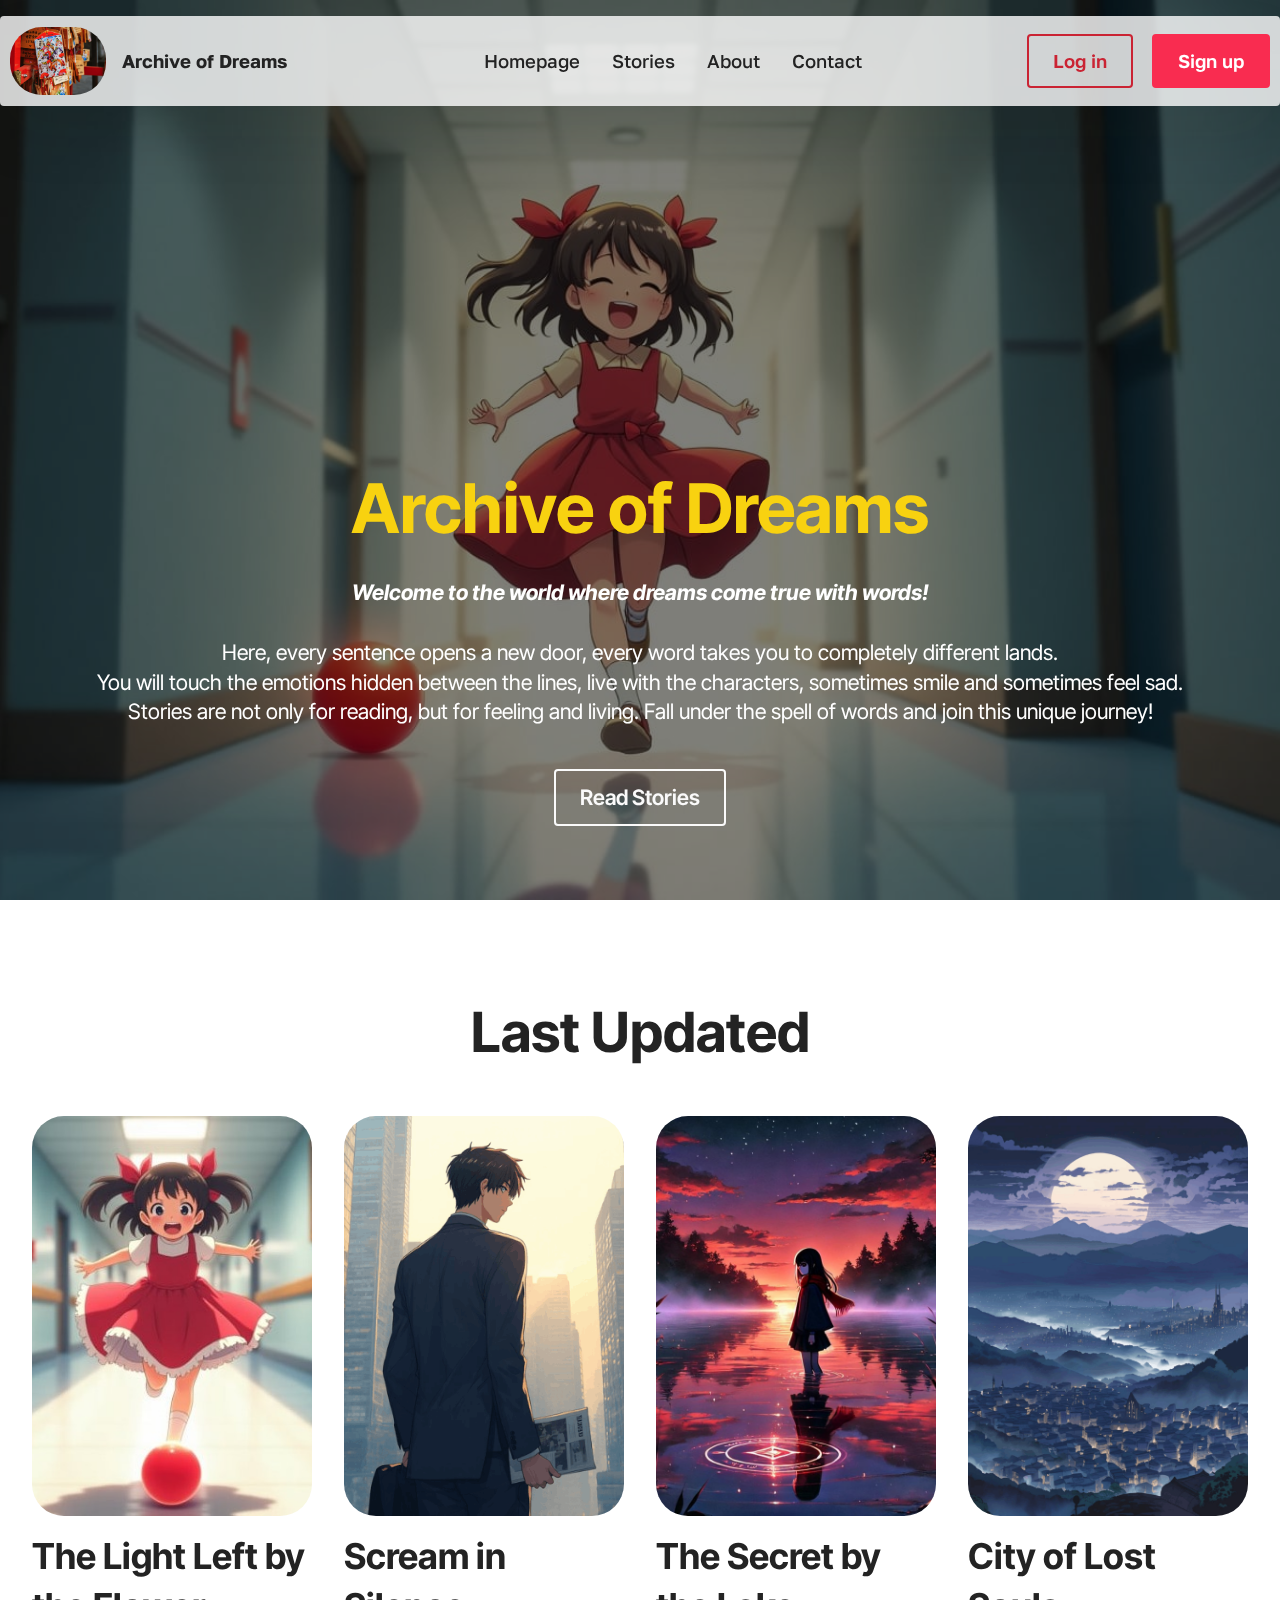
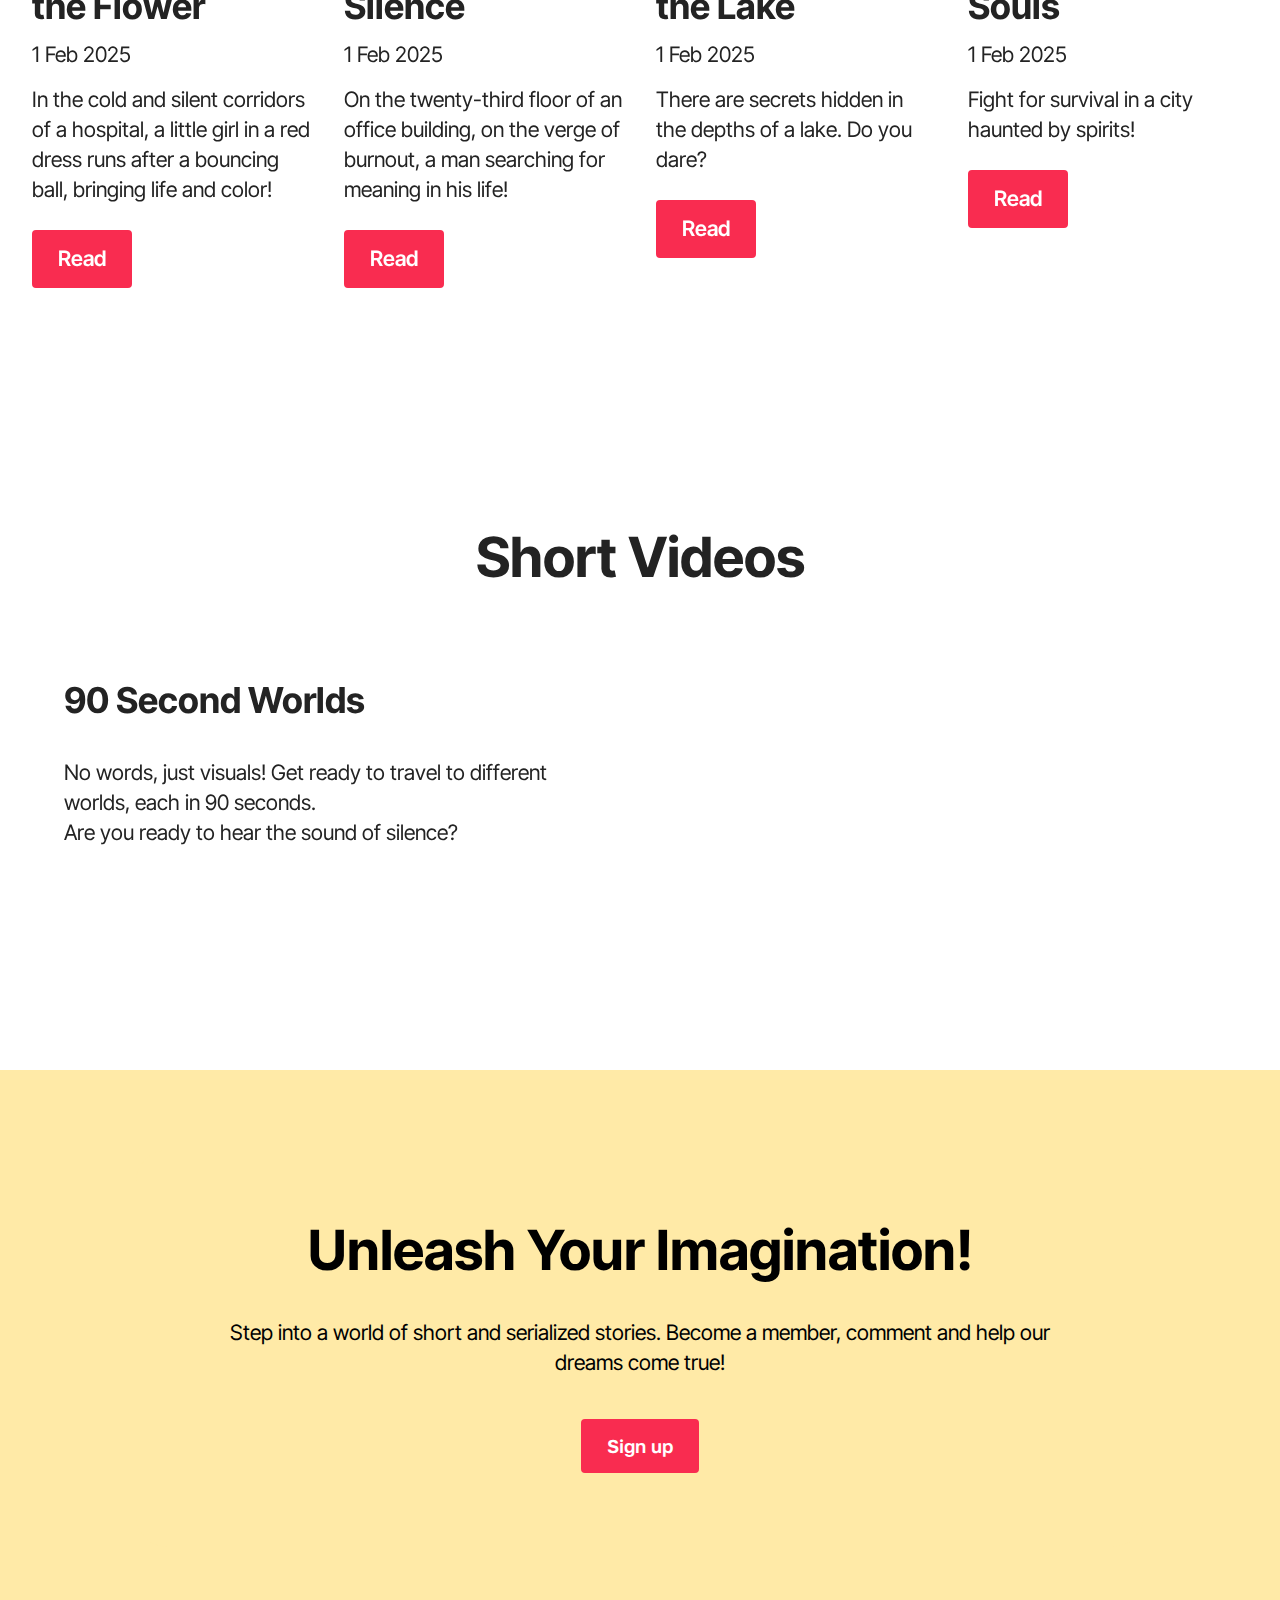
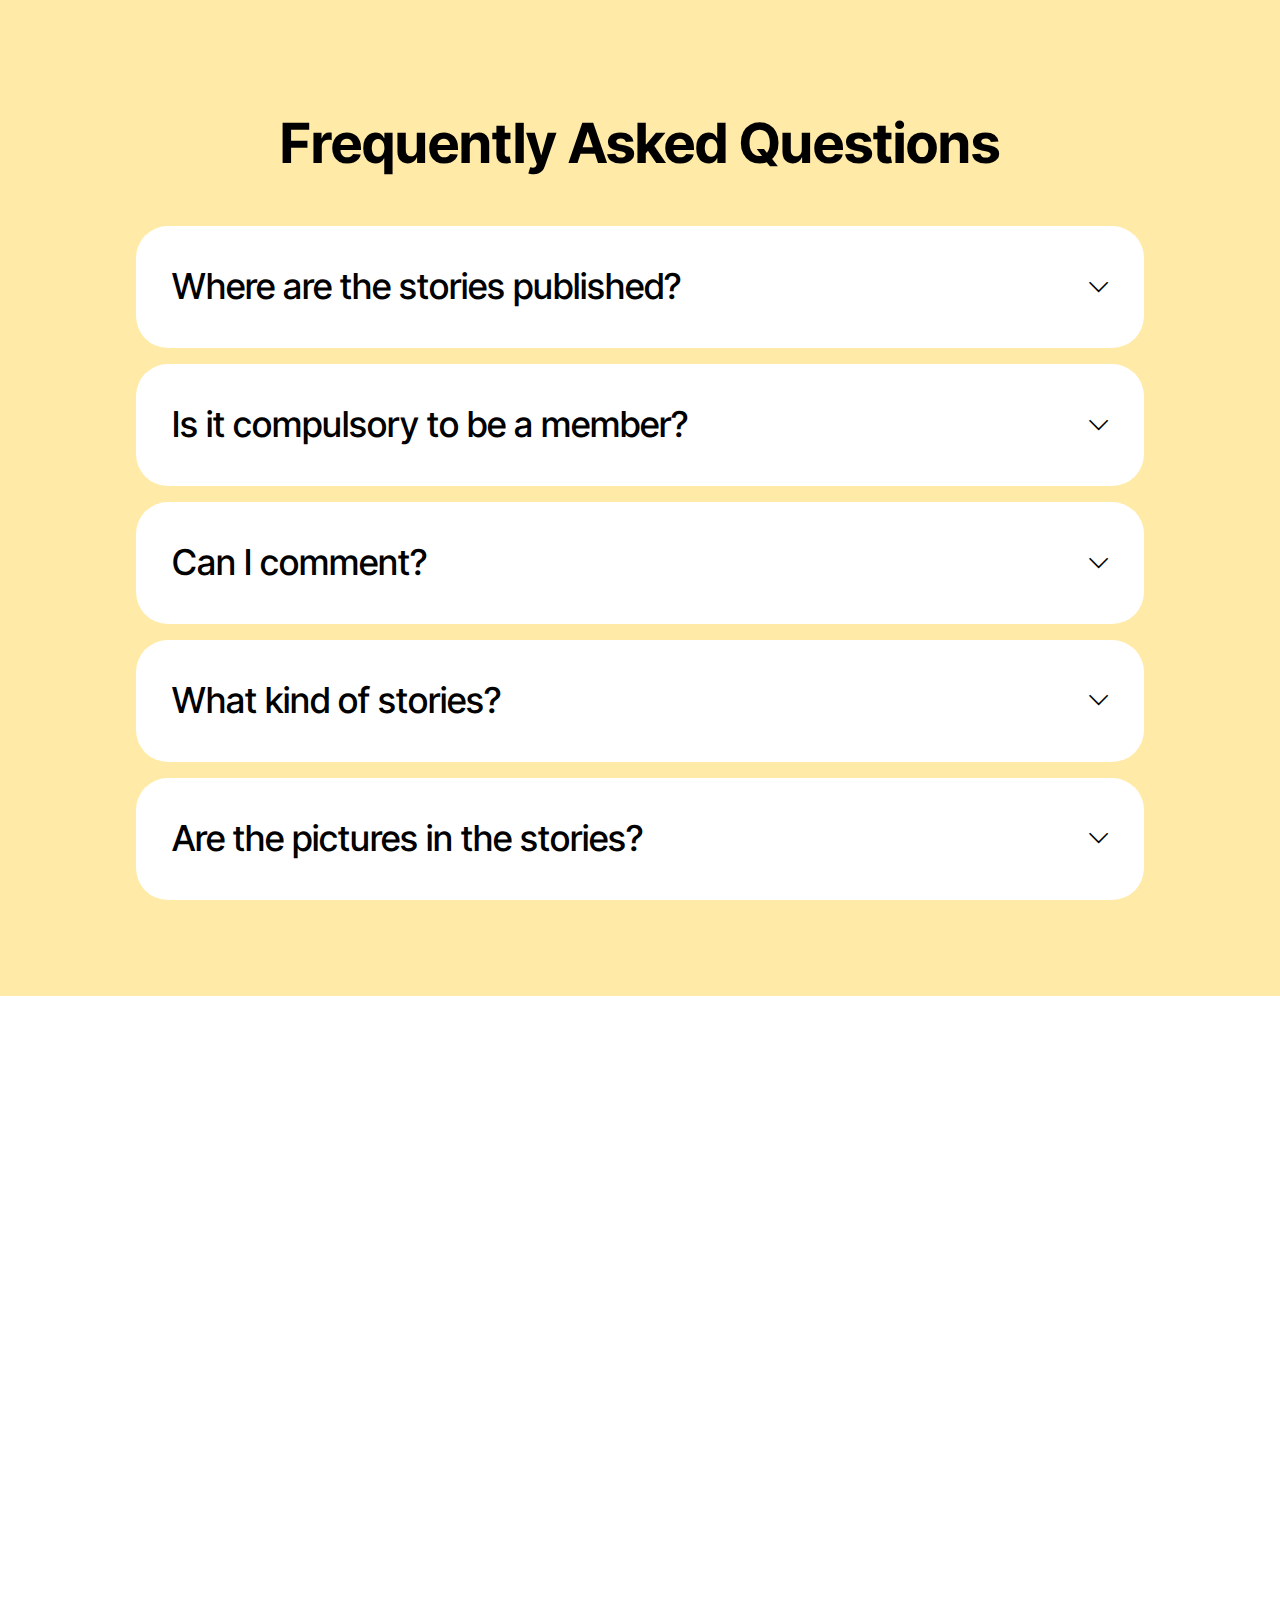
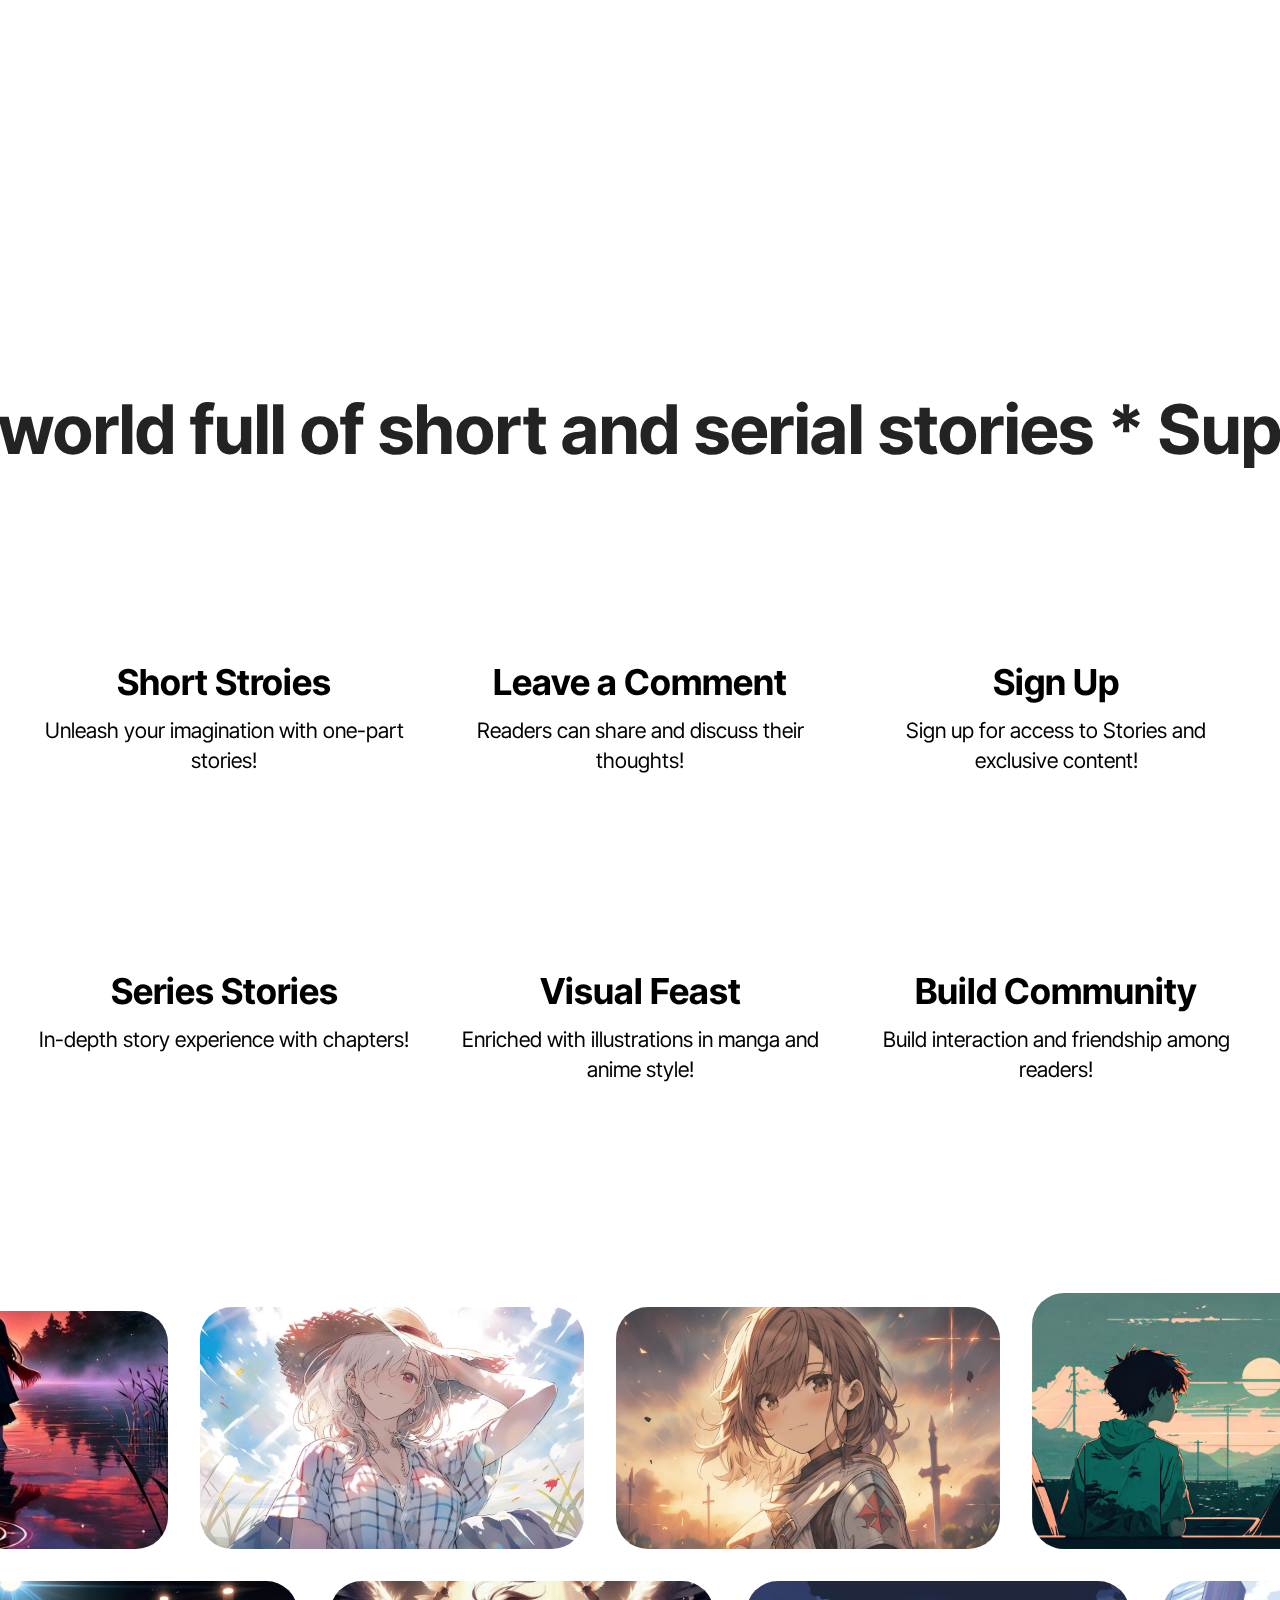
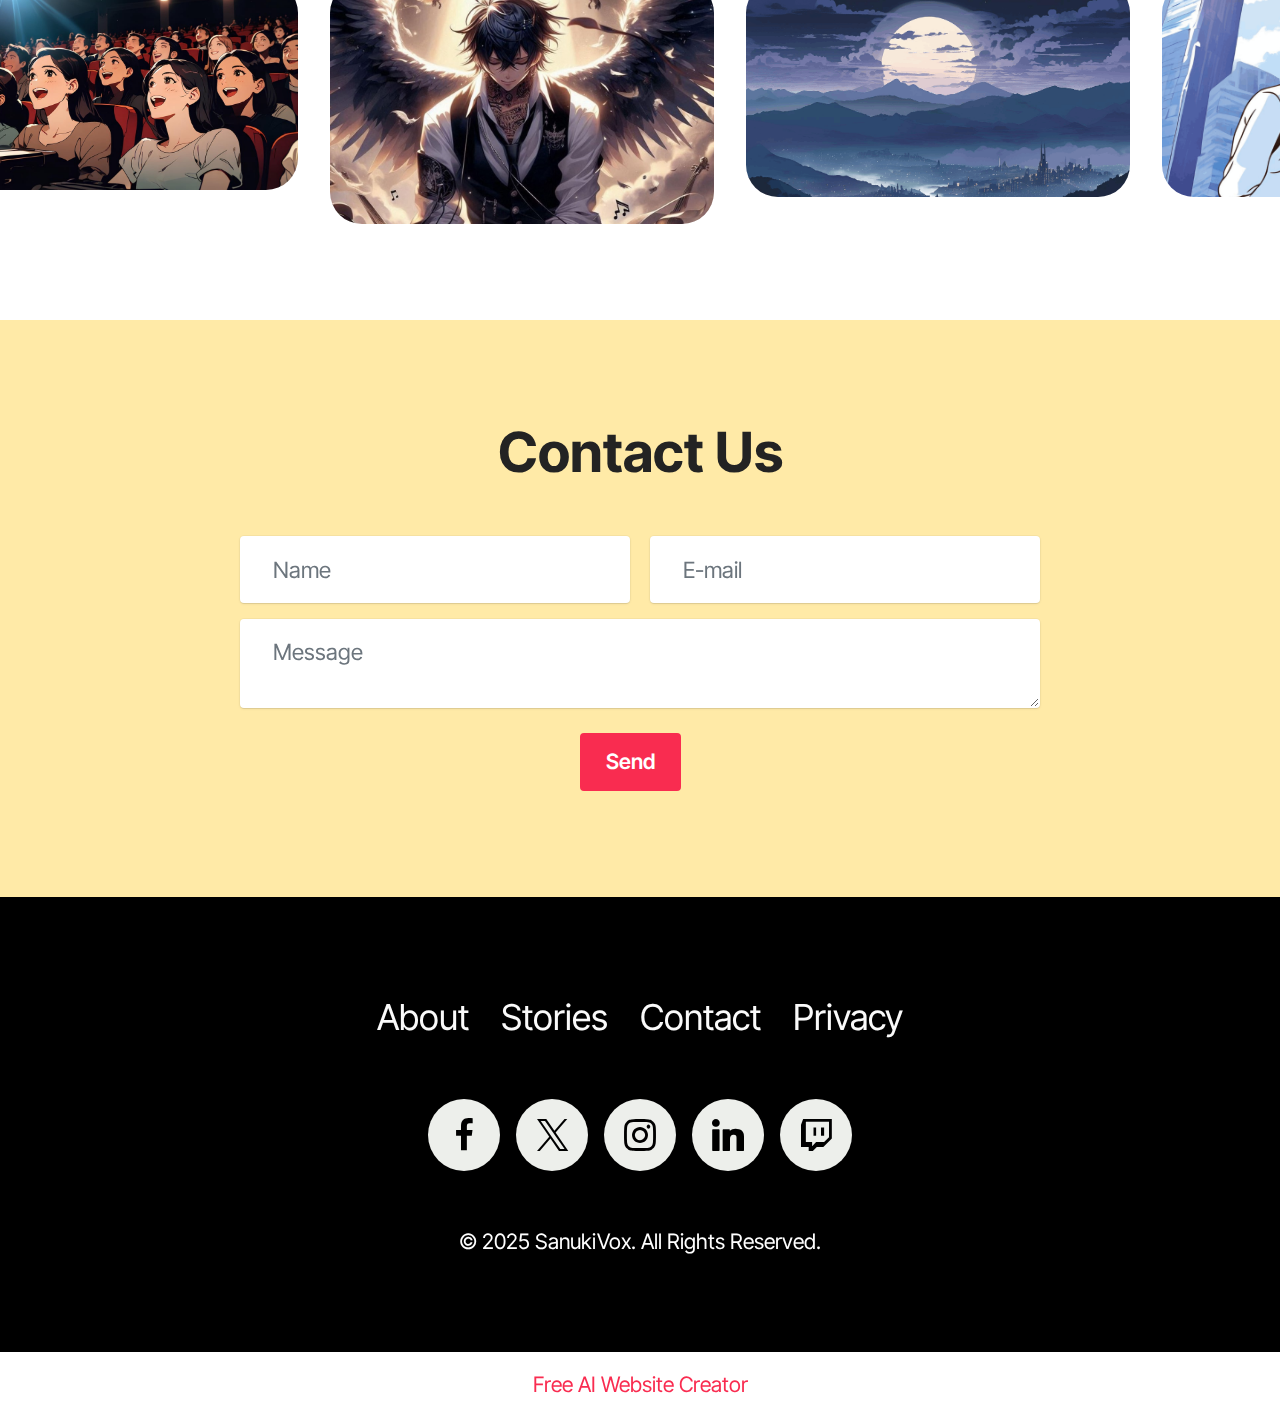
<file: index.html>
<!DOCTYPE html>
<html  >
<head>
  <!-- Site made with Mobirise Website Builder v5.9.24, https://mobirise.com -->
  <meta charset="UTF-8">
  <meta http-equiv="X-UA-Compatible" content="IE=edge">
  <meta name="generator" content="Mobirise v5.9.24, mobirise.com">
  <meta name="viewport" content="width=device-width, initial-scale=1, minimum-scale=1">
  <link rel="shortcut icon" href="assets/images/photo-1625189659340-887baac3ea32.jpeg" type="image/x-icon">
  <meta name="description" content="Short and long stories will be presented to readers on a platform enriched with manga-themed visuals.">
  
  
  <title>Welcome to the world where dreams come true with words!</title>
  <link rel="stylesheet" href="assets/web/assets/mobirise-icons2/mobirise2.css">
  <link rel="stylesheet" href="assets/bootstrap/css/bootstrap.min.css">
  <link rel="stylesheet" href="assets/bootstrap/css/bootstrap-grid.min.css">
  <link rel="stylesheet" href="assets/bootstrap/css/bootstrap-reboot.min.css">
  <link rel="stylesheet" href="assets/parallax/jarallax.css">
  <link rel="stylesheet" href="assets/dropdown/css/style.css">
  <link rel="stylesheet" href="assets/socicon/css/styles.css">
  <link rel="stylesheet" href="assets/theme/css/style.css">
  <link rel="preload" href="https://fonts.googleapis.com/css?family=Inter+Tight:100,200,300,400,500,600,700,800,900,100i,200i,300i,400i,500i,600i,700i,800i,900i&display=swap" as="style" onload="this.onload=null;this.rel='stylesheet'">
  <noscript><link rel="stylesheet" href="https://fonts.googleapis.com/css?family=Inter+Tight:100,200,300,400,500,600,700,800,900,100i,200i,300i,400i,500i,600i,700i,800i,900i&display=swap"></noscript>
  <link rel="preload" href="https://fonts.googleapis.com/css2?family=Golos+Text:wght@400;700&display=swap&display=swap" as="style" onload="this.onload=null;this.rel='stylesheet'">
  <noscript><link rel="stylesheet" href="https://fonts.googleapis.com/css2?family=Golos+Text:wght@400;700&display=swap&display=swap"></noscript>
  <link rel="preload" as="style" href="assets/mobirise/css/mbr-additional.css?v=YKpPNG"><link rel="stylesheet" href="assets/mobirise/css/mbr-additional.css?v=YKpPNG" type="text/css">

  
  
  
</head>
<body>
  
  <section data-bs-version="5.1" class="menu menu2 cid-uBylS8TlES" once="menu" id="menu-5-uBylS8TlES">
	

	<nav class="navbar navbar-dropdown navbar-fixed-top navbar-expand-lg">
		<div class="container">
			<div class="navbar-brand">
				<span class="navbar-logo">
					<a href="index.html">
						<img src="assets/images/photo-1625189659340-887baac3ea32.jpeg" alt="Welcome to the world where dreams come true with words!" style="height: 4.3rem;">
					</a>
				</span>
				<span class="navbar-caption-wrap"><a class="navbar-caption text-black text-primary display-4" href="page4.html">Archive of Dreams</a></span>
			</div>
			<button class="navbar-toggler" type="button" data-toggle="collapse" data-bs-toggle="collapse" data-target="#navbarSupportedContent" data-bs-target="#navbarSupportedContent" aria-controls="navbarNavAltMarkup" aria-expanded="false" aria-label="Toggle navigation">
				<div class="hamburger">
					<span></span>
					<span></span>
					<span></span>
					<span></span>
				</div>
			</button>
			<div class="collapse navbar-collapse" id="navbarSupportedContent">
				<ul class="navbar-nav nav-dropdown" data-app-modern-menu="true"><li class="nav-item">
						<a class="nav-link link text-black text-primary display-4" href="index.html">Homepage</a>
					</li>
					<li class="nav-item">
						<a class="nav-link link text-black text-primary display-4" href="page1.html" aria-expanded="false">Stories</a>
					</li>
					<li class="nav-item">
						<a class="nav-link link text-black text-primary display-4" href="page2.html">About</a>
					</li><li class="nav-item"><a class="nav-link link text-black text-primary display-4" href="page3.html">Contact</a></li></ul>
				
				<div class="navbar-buttons mbr-section-btn"><a class="btn btn-danger-outline display-4" href="https://mobiri.se">Log in</a> <a class="btn btn-primary display-4" href="https://mobiri.se">Sign up</a></div>
			</div>
		</div>
	</nav>
</section>

<section data-bs-version="5.1" class="header18 cid-uBylS8UWqL mbr-fullscreen mbr-parallax-background" id="hero-16-uBylS8UWqL">
  

  <div class="mbr-overlay" style="opacity: 0.5; background-color: rgb(0, 0, 0);"></div>
  <div class="container-fluid">
    <div class="row">
      <div class="content-wrap col-12 col-md-12">
        <h1 class="mbr-section-title mbr-fonts-style mbr-white mb-4 display-1">
          <strong>Archive of Dreams</strong></h1>
        
        <p class="mbr-fonts-style mbr-text mbr-white mb-4 display-7"><strong><em>Welcome to the world where dreams come true with words!</em></strong><br><br>Here, every sentence opens a new door, every word takes you to completely different lands.
<br>You will touch the emotions hidden between the lines, live with the characters, sometimes smile and sometimes feel sad.
<br>Stories are not only for reading, but for feeling and living. Fall under the spell of words and join this unique journey!<br></p>
        <div class="mbr-section-btn"><a class="btn btn-white-outline display-7" href="page1.html">Read Stories</a></div>
      </div>
    </div>
  </div>
</section>

<section data-bs-version="5.1" class="features03 cid-uBylS8UbsQ" id="news-1-uBylS8UbsQ">
  
  
  <div class="container-fluid">
    <div class="row justify-content-center mb-5">
      <div class="col-12 content-head">
        <div class="mbr-section-head">
          <h4 class="mbr-section-title mbr-fonts-style align-center mb-0 display-2">
            <strong>Last Updated</strong></h4>
          
        </div>
      </div>
    </div>
    <div class="row">
      <div class="item features-image col-12 col-md-6 col-lg-3 active">
        <div class="item-wrapper">
          <div class="item-img mb-3">
            <img src="assets/images/flux-dev-cinematic-keyframe13-anime-keyframe12-animate-a-dyna-2-838x474.jpeg" alt="Mobirise Website Builder" title="">
          </div>
          <div class="item-content align-left">
            <h5 class="item-title mbr-fonts-style mt-0 mb-2 display-5"><strong>The Light Left by the Flower</strong></h5>
            <p class="mbr-text mbr-fonts-style mb-3 display-7">1 Feb 2025</p>
            <p class="mbr-text mbr-fonts-style mb-3 display-7">In the cold and silent corridors of a hospital, a little girl in a red dress runs after a bouncing ball, bringing life and color!</p>
            <div class="mbr-section-btn item-footer"><a href="page4.html" class="btn item-btn btn-primary display-7">Read</a></div>
          </div>
        </div>
      </div>
      <div class="item features-image col-12 col-md-6 col-lg-3">
        <div class="item-wrapper">
          <div class="item-img mb-3">
            <img src="assets/images/untitled-design-3-838x471.png" alt="Mobirise Website Builder" title="" data-slide-to="1" data-bs-slide-to="1">
          </div>
          <div class="item-content align-left">
            <h5 class="item-title mbr-fonts-style mb-2 mt-0 display-5"><strong>Scream in Silence</strong></h5>
            <p class="mbr-text mbr-fonts-style mb-3 display-7">1 Feb 2025</p>
            <p class="mbr-text mbr-fonts-style mb-3 display-7">On the twenty-third floor of an office building, on the verge of burnout, a man searching for meaning in his life!</p>
            <div class="mbr-section-btn item-footer"><a href="page5.html" class="btn item-btn btn-primary display-7">Read</a></div>
          </div>
        </div>
      </div><div class="item features-image col-12 col-md-6 col-lg-3">
        <div class="item-wrapper">
          <div class="item-img mb-3">
            <img src="assets/images/1-838x838.jpg" alt="Mobirise Website Builder" title="" data-slide-to="2" data-bs-slide-to="2">
          </div>
          <div class="item-content align-left">
            <h5 class="item-title mbr-fonts-style mb-2 mt-0 display-5"><strong>The Secret by the Lake</strong></h5>
            <p class="mbr-text mbr-fonts-style mb-3 display-7">1 Feb 2025</p>
            <p class="mbr-text mbr-fonts-style mb-3 display-7">There are secrets hidden in the depths of a lake. Do you dare?</p>
            <div class="mbr-section-btn item-footer"><a href="page6.html" class="btn item-btn btn-primary display-7">Read</a></div>
          </div>
        </div>
      </div>
      <div class="item features-image col-12 col-md-6 col-lg-3">
        <div class="item-wrapper">
          <div class="item-img mb-3">
            <img src="assets/images/untitled-design-1-838x838.png" alt="Mobirise Website Builder" title="" data-slide-to="3" data-bs-slide-to="3">
          </div>
          <div class="item-content align-left">
            <h5 class="item-title mbr-fonts-style mb-2 mt-0 display-5"><strong>City of Lost Souls</strong></h5>
            <p class="mbr-text mbr-fonts-style mb-3 display-7">1 Feb 2025</p>
            <p class="mbr-text mbr-fonts-style mb-3 display-7">Fight for survival in a city haunted by spirits!</p>
            <div class="mbr-section-btn item-footer"><a href="page7.html" class="btn item-btn btn-primary display-7">Read</a></div>
          </div>
        </div>
      </div>
      
    </div>
  </div>
</section>

<section data-bs-version="5.1" class="video05 cid-uBDucYcbif" id="video05-0">
    

    
    

    <div class="container">
        <div class="row justify-content-center">
          <div class="col-12">
            <div class="title-wrapper mb-5">
                <h4 class="mbr-section-maintitle mbr-fonts-style mb-0 display-2">
                    <strong>Short Videos</strong></h4>
            </div>
          </div>
            <div class="col-12 col-md">
                <div class="text-wrapper">
                    <h2 class="mb-4 mbr-fonts-style mbr-section-title display-5"><strong>90 Second Worlds</strong></h2>
                    <p class="mbr-text mb-4 mbr-fonts-style display-7">No words, just visuals! Get ready to travel to different worlds, each in 90 seconds.
<br>Are you ready to hear the sound of silence?
<br>
<br><br></p>
                    
                </div>
            </div>
            <div class="col-12 col-md-6 video-block">
                <div class="mbr-figure"><iframe class="mbr-embedded-video" src="https://www.youtube.com/embed/cx2XIBqMvmU?rel=0&amp;amp;mute=1&amp;showinfo=0&amp;autoplay=1&amp;loop=1&amp;playlist=cx2XIBqMvmU" width="1280" height="720" frameborder="0" allowfullscreen></iframe></div>
                
            </div>
        </div>
    </div>
</section>

<section data-bs-version="5.1" class="article13 cid-uBylS8UyXe" id="call-to-action-5-uBylS8UyXe">
    
    
    
    <div class="container">
        <div class="row justify-content-center">
            <div class="card col-md-12 col-lg-10">
                <div class="card-wrapper">
                    <div class="card-box align-center">
                        <h4 class="card-title mbr-fonts-style display-2"><strong>Unleash Your Imagination!</strong></h4>
                        <p class="mbr-text mbr-fonts-style mt-4 display-7">Step into a world of short and serialized stories. Become a member, comment and help our dreams come true!</p>
                        <div class="mbr-section-btn mt-4"><a class="btn btn-primary display-4" href="index.html">Sign up</a></div>
                    </div>
                </div>
            </div>
        </div>
    </div>
</section>

<section data-bs-version="5.1" class="list1 cid-uBylS8Ve36" id="faq-1-uBylS8Ve36">
    
    
    <div class="container">
        <div class="row justify-content-center">
            <div class="col-12 col-md-12 col-lg-10 m-auto">
                <div class="content">
                    <div class="row justify-content-center mb-5">
                        <div class="col-12 content-head">
                            <div class="mbr-section-head">
                                <h4 class="mbr-section-title mbr-fonts-style align-center mb-0 display-2"><strong>Frequently Asked Questions</strong></h4>
                                
                            </div>
                        </div>
                    </div>
                    <div id="bootstrap-accordion_5" class="panel-group accordionStyles accordion" role="tablist" aria-multiselectable="true">
                        <div class="card">
                            <div class="card-header" role="tab" id="headingOne">
                                <a role="button" class="panel-title collapsed" data-toggle="collapse" data-bs-toggle="collapse" data-core="" href="#collapse1_5" aria-expanded="false" aria-controls="collapse1">
                                    <h6 class="panel-title-edit mbr-semibold mbr-fonts-style mb-0 display-5">Where are the stories published?</h6>
                                    <span class="sign mbr-iconfont mobi-mbri-arrow-down"></span>
                                </a>
                            </div>
                            <div id="collapse1_5" class="panel-collapse noScroll collapse" role="tabpanel" aria-labelledby="headingOne" data-parent="#accordion" data-bs-parent="#bootstrap-accordion_5">
                                <div class="panel-body">
                                    <p class="mbr-fonts-style panel-text display-7">Stories are published on our site, read them now!</p>
                                </div>
                            </div>
                        </div>
                        <div class="card">
                            <div class="card-header" role="tab" id="headingOne">
                                <a role="button" class="panel-title collapsed" data-toggle="collapse" data-bs-toggle="collapse" data-core="" href="#collapse2_5" aria-expanded="false" aria-controls="collapse2">
                                    <h6 class="panel-title-edit mbr-semibold mbr-fonts-style mb-0 display-5">Is it compulsory to be a member?</h6>
                                    <span class="sign mbr-iconfont mobi-mbri-arrow-down"></span>
                                </a>
                            </div>
                            <div id="collapse2_5" class="panel-collapse noScroll collapse" role="tabpanel" aria-labelledby="headingOne" data-parent="#accordion" data-bs-parent="#bootstrap-accordion_5">
                                <div class="panel-body">
                                    <p class="mbr-fonts-style panel-text display-7">No, but there are advantages if you become a member!</p>
                                </div>
                            </div>
                        </div>
                        <div class="card">
                            <div class="card-header" role="tab" id="headingOne">
                                <a role="button" class="panel-title collapsed" data-toggle="collapse" data-bs-toggle="collapse" data-core="" href="#collapse3_5" aria-expanded="false" aria-controls="collapse3">
                                    <h6 class="panel-title-edit mbr-semibold mbr-fonts-style mb-0 display-5">Can I comment?</h6>
                                    <span class="sign mbr-iconfont mobi-mbri-arrow-down"></span>
                                </a>
                            </div>
                            <div id="collapse3_5" class="panel-collapse noScroll collapse" role="tabpanel" aria-labelledby="headingOne" data-parent="#accordion" data-bs-parent="#bootstrap-accordion_5">
                                <div class="panel-body">
                                    <p class="mbr-fonts-style panel-text display-7">Yes, you can comment on stories!</p>
                                </div>
                            </div>
                        </div>
                        <div class="card">
                            <div class="card-header" role="tab" id="headingOne">
                                <a role="button" class="panel-title collapsed" data-toggle="collapse" data-bs-toggle="collapse" data-core="" href="#collapse4_5" aria-expanded="false" aria-controls="collapse4">
                                    <h6 class="panel-title-edit mbr-semibold mbr-fonts-style mb-0 display-5">What kind of stories?</h6>
                                    <span class="sign mbr-iconfont mobi-mbri-arrow-down"></span>
                                </a>
                            </div>
                            <div id="collapse4_5" class="panel-collapse noScroll collapse" role="tabpanel" aria-labelledby="headingOne" data-parent="#accordion" data-bs-parent="#bootstrap-accordion_5">
                                <div class="panel-body">
                                    <p class="mbr-fonts-style panel-text display-7">Short and serial, there are stories of all kinds!</p>
                                </div>
                            </div>
                        </div>
                        <div class="card">
                            <div class="card-header" role="tab" id="headingOne">
                                <a role="button" class="panel-title collapsed" data-toggle="collapse" data-bs-toggle="collapse" data-core="" href="#collapse5_5" aria-expanded="false" aria-controls="collapse5">
                                    <h6 class="panel-title-edit mbr-semibold mbr-fonts-style mb-0 display-5">Are the pictures in the stories?</h6>
                                    <span class="sign mbr-iconfont mobi-mbri-arrow-down"></span>
                                </a>
                            </div>
                            <div id="collapse5_5" class="panel-collapse noScroll collapse" role="tabpanel" aria-labelledby="headingOne" data-parent="#accordion" data-bs-parent="#bootstrap-accordion_5">
                                <div class="panel-body">
                                    <p class="mbr-fonts-style panel-text display-7">Yes, there are visuals in every story!</p>
                                </div>
                            </div>
                        </div>
                        
                    </div>
                </div>
            </div>
        </div>
    </div>
</section>

<section data-bs-version="5.1" class="image02 cid-uBylS8WIb6 mbr-fullscreen mbr-parallax-background" id="image-13-uBylS8WIb6">
    
    
    <div class="container">
        <div class="row"></div>
    </div>
</section>

<section data-bs-version="5.1" class="gallery10 cid-uBylS8XlFe" id="features-69-uBylS8XlFe">
  


  <div class="container-fluid">

      <div class="loop-container">
        <div class="item display-1" data-linewords="A world full of short and serial stories * Support the growth of our dreams by subscribing and commenting! * " data-direction="-1" data-speed="0.05">☁️ Best offers ☁️ Free delivery ☁️ Perfect design ☁️ Comfort ☁️ Support 24/7 ☁️ Vibes</div>

        <div class="item display-1" data-linewords="A world full of short and serial stories * Support the growth of our dreams by subscribing and commenting! * " data-direction="-1" data-speed="0.05">☁️ Best offers ☁️ Free delivery ☁️ Perfect design ☁️ Comfort ☁️ Support 24/7 ☁️ Vibes</div>
      </div>
    
  </div>
</section>

<section data-bs-version="5.1" class="features10 cid-uBylS8Xt9n" id="features-25-uBylS8Xt9n">
    
  
    
    
    <div class="container">
      
      <div class="row">
        <div class="item features-without-image col-12 col-md-6 col-lg-4 active">
          <div class="item-wrapper">
            <div class="card-box align-left">
              
              <h5 class="card-title mbr-fonts-style display-5"><strong>Short Stroies</strong></h5>
              <p class="card-text mbr-fonts-style mb-3 display-7">Unleash your imagination with one-part stories!</p>
              
            </div>
          </div>
        </div>
        <div class="item features-without-image col-12 col-md-6 col-lg-4">
          <div class="item-wrapper">
            <div class="card-box align-left">
              
              <h5 class="card-title mbr-fonts-style display-5"><strong>Leave a Comment</strong></h5>
              <p class="card-text mbr-fonts-style mb-3 display-7">Readers can share and discuss their thoughts!</p>
              
            </div>
          </div>
        </div><div class="item features-without-image col-12 col-md-6 col-lg-4">
          <div class="item-wrapper">
            <div class="card-box align-left">
              
              <h5 class="card-title mbr-fonts-style display-5">
                <strong>Sign Up</strong></h5>
              <p class="card-text mbr-fonts-style mb-3 display-7">Sign up for access to Stories and exclusive content!</p>
              
            </div>
          </div>
        </div>
      </div>
    </div>
  </section>

<section data-bs-version="5.1" class="features10 cid-uBylS8YUbe" id="features-25-uBylS8YUbe">
    
  
    
    
    <div class="container">
      
      <div class="row">
        <div class="item features-without-image col-12 col-md-6 col-lg-4">
          <div class="item-wrapper">
            <div class="card-box align-left">
              
              <h5 class="card-title mbr-fonts-style display-5"><strong>Series Stories</strong></h5>
              <p class="card-text mbr-fonts-style mb-3 display-7">In-depth story experience with chapters!</p>
              
            </div>
          </div>
        </div>
        <div class="item features-without-image col-12 col-md-6 col-lg-4">
          <div class="item-wrapper">
            <div class="card-box align-left">
              
              <h5 class="card-title mbr-fonts-style display-5"><strong>Visual Feast</strong></h5>
              <p class="card-text mbr-fonts-style mb-3 display-7">Enriched with illustrations in manga and anime style!</p>
              
            </div>
          </div>
        </div><div class="item features-without-image col-12 col-md-6 col-lg-4">
          <div class="item-wrapper">
            <div class="card-box align-left">
              
              <h5 class="card-title mbr-fonts-style display-5"><strong>Build Community</strong></h5>
              <p class="card-text mbr-fonts-style mb-3 display-7">Build interaction and friendship among readers!</p>
              
            </div>
          </div>
        </div>
      </div>
    </div>
  </section>

<section data-bs-version="5.1" class="gallery4 cid-uBylS8Ym3n" id="gallery-12-uBylS8Ym3n">
  
  
  <div class="container-fluid gallery-wrapper">
    <div class="row justify-content-center">
      <div class="col-12 content-head">
        
      </div>
    </div>
    <div class="grid-container">
      <div class="grid-container-1" style="transform: translate3d(-200px, 0px, 0px);">
        <div class="grid-item">
          <img src="assets/images/1-1024x1024.jpeg" alt="Mobirise Website Builder">
        </div>
        <div class="grid-item">
          <img src="assets/images/mbr-1-1152x724.jpg" alt="Mobirise Website Builder">
        </div>
        <div class="grid-item">
          <img src="assets/images/mbr-1152x724.jpg" alt="Mobirise Website Builder">
        </div>
        <div class="grid-item">
          <img src="assets/images/mbr-1152x768.jpg" alt="Mobirise Website Builder">
        </div>
      </div>
      <div class="grid-container-2" style="transform: translate3d(-70px, 0px, 0px);">
        <div class="grid-item">
          <img src="assets/images/mbr-1152x628.jpg" alt="Mobirise Website Builder">
        </div>
        <div class="grid-item">
          <img src="assets/images/mbr-1152x1152.jpeg" alt="Mobirise Website Builder">
        </div>
        <div class="grid-item">
          <img src="assets/images/untitled-design-1-1080x1080.png" alt="Mobirise Website Builder">
        </div>
        <div class="grid-item">
          <img src="assets/images/untitled-design-2-1080x1080.png" alt="Mobirise Website Builder">
        </div>
      </div>
    </div>
  </div>
</section>

<section data-bs-version="5.1" class="form5 cid-uBylS8Yo8T" id="contact-form-2-uBylS8Yo8T">
    
    
    <div class="container">
        <div class="row justify-content-center">
            <div class="col-12 content-head">
                <div class="mbr-section-head mb-5">
                    <h3 class="mbr-section-title mbr-fonts-style align-center mb-0 display-2">
                        <strong>Contact Us</strong></h3>
                    
                </div>
            </div>
        </div>
        <div class="row justify-content-center">
            <div class="col-lg-8 mx-auto mbr-form" data-form-type="formoid">
                <form action="https://mobirise.eu/" method="POST" class="mbr-form form-with-styler" data-form-title="Form Name"><input type="hidden" name="email" data-form-email="true" value="kZu2Sfjm8xyY8RxYOr2OwBDDF4n4dp4cXetooEwhk8m5f/OoDNBhaXcNnVCQEgNrCZFJdxunigfv/cjmmgTjuRye9/PxzUhydIwHCl+CKAbpcfUSqj+byS5DI943Th/P">
                    <div class="row">
                        <div hidden="hidden" data-form-alert="" class="alert alert-success col-12">Thanks for filling out the form!</div>
                        <div hidden="hidden" data-form-alert-danger="" class="alert alert-danger col-12">
                            Oops...! some problem!
                        </div>
                    </div>
                    <div class="dragArea row">
                        <div class="col-md col-sm-12 form-group mb-3" data-for="name">
                            <input type="text" name="name" placeholder="Name" data-form-field="name" class="form-control" value="" id="name-contact-form-2-uBylS8Yo8T">
                        </div>
                        <div class="col-md col-sm-12 form-group mb-3" data-for="email">
                            <input type="email" name="email" placeholder="E-mail" data-form-field="email" class="form-control" value="" id="email-contact-form-2-uBylS8Yo8T">
                        </div>
                        <div class="col-12 form-group mb-3" data-for="textarea">
                            <textarea name="textarea" placeholder="Message" data-form-field="textarea" class="form-control" id="textarea-contact-form-2-uBylS8Yo8T"></textarea>
                        </div>
                        <div class="col-lg-12 col-md-12 col-sm-12 align-center mbr-section-btn"><button type="submit" class="btn btn-primary display-7">Send</button></div>
                    </div>
                </form>
            </div>
        </div>
    </div>
</section>

<section data-bs-version="5.1" class="footer3 cid-uH7bP1e91z" once="footers" id="footer03-1q">

        

    

    <div class="container">
        <div class="row">
            <div class="row-links">
                <ul class="header-menu">
                  
                  
                  
                  
                <li class="header-menu-item mbr-fonts-style display-5"><a href="page2.html" class="text-white text-primary">About</a></li><li class="header-menu-item mbr-fonts-style display-5"><a href="page1.html" class="text-white text-primary">Stories</a></li><li class="header-menu-item mbr-fonts-style display-5">
                    <a href="page3.html" class="text-white text-primary">Contact</a></li><li class="header-menu-item mbr-fonts-style display-5">
                    <a href="index.html" class="text-white text-primary">Privacy</a>
                  </li></ul>
              </div>

            <div class="col-12 mt-4">
                <div class="social-row">
                    <div class="soc-item">
                        <a href="https://mobiri.se/" target="_blank">
                            <span class="mbr-iconfont socicon socicon-facebook display-7"></span>
                        </a>
                    </div>
                    <div class="soc-item">
                        <a href="https://mobiri.se/" target="_blank">
                            <span class="mbr-iconfont socicon-twitter socicon"></span>
                        </a>
                    </div>
                    <div class="soc-item">
                        <a href="https://mobiri.se/" target="_blank">
                            <span class="mbr-iconfont socicon-instagram socicon"></span>
                        </a>
                    </div>
                    <div class="soc-item">
                        <a href="https://mobiri.se/" target="_blank">
                            <span class="mbr-iconfont socicon socicon-linkedin"></span>
                        </a>
                    </div>
                    <div class="soc-item">
                        <a href="https://mobiri.se/" target="_blank">
                            <span class="mbr-iconfont socicon socicon-twitch"></span>
                        </a>
                    </div>
                </div>
            </div>
            <div class="col-12 mt-5">
                <p class="mbr-fonts-style copyright display-7">© 2025 SanukiVox. All Rights Reserved.</p>
            </div>
        </div>
    </div>
</section><section class="display-7" style="padding: 0;align-items: center;justify-content: center;flex-wrap: wrap;    align-content: center;display: flex;position: relative;height: 4rem;"><a href="https://mobiri.se/3751055" style="flex: 1 1;height: 4rem;position: absolute;width: 100%;z-index: 1;"><img alt="" style="height: 4rem;" src="[data-uri]"></a><p style="margin: 0;text-align: center;" class="display-7">&#8204;</p><a style="z-index:1" href="https://mobirise.com/builder/ai-website-creator.html">Free AI Website Creator</a></section><script src="assets/bootstrap/js/bootstrap.bundle.min.js"></script>  <script src="assets/parallax/jarallax.js"></script>  <script src="assets/smoothscroll/smooth-scroll.js"></script>  <script src="assets/ytplayer/index.js"></script>  <script src="assets/dropdown/js/navbar-dropdown.js"></script>  <script src="assets/mbr-switch-arrow/mbr-switch-arrow.js"></script>  <script src="assets/scrollgallery/scroll-gallery.js"></script>  <script src="assets/theme/js/script.js"></script>  <script src="assets/formoid/formoid.min.js"></script>  
  
  
</body>
</html>
</file>
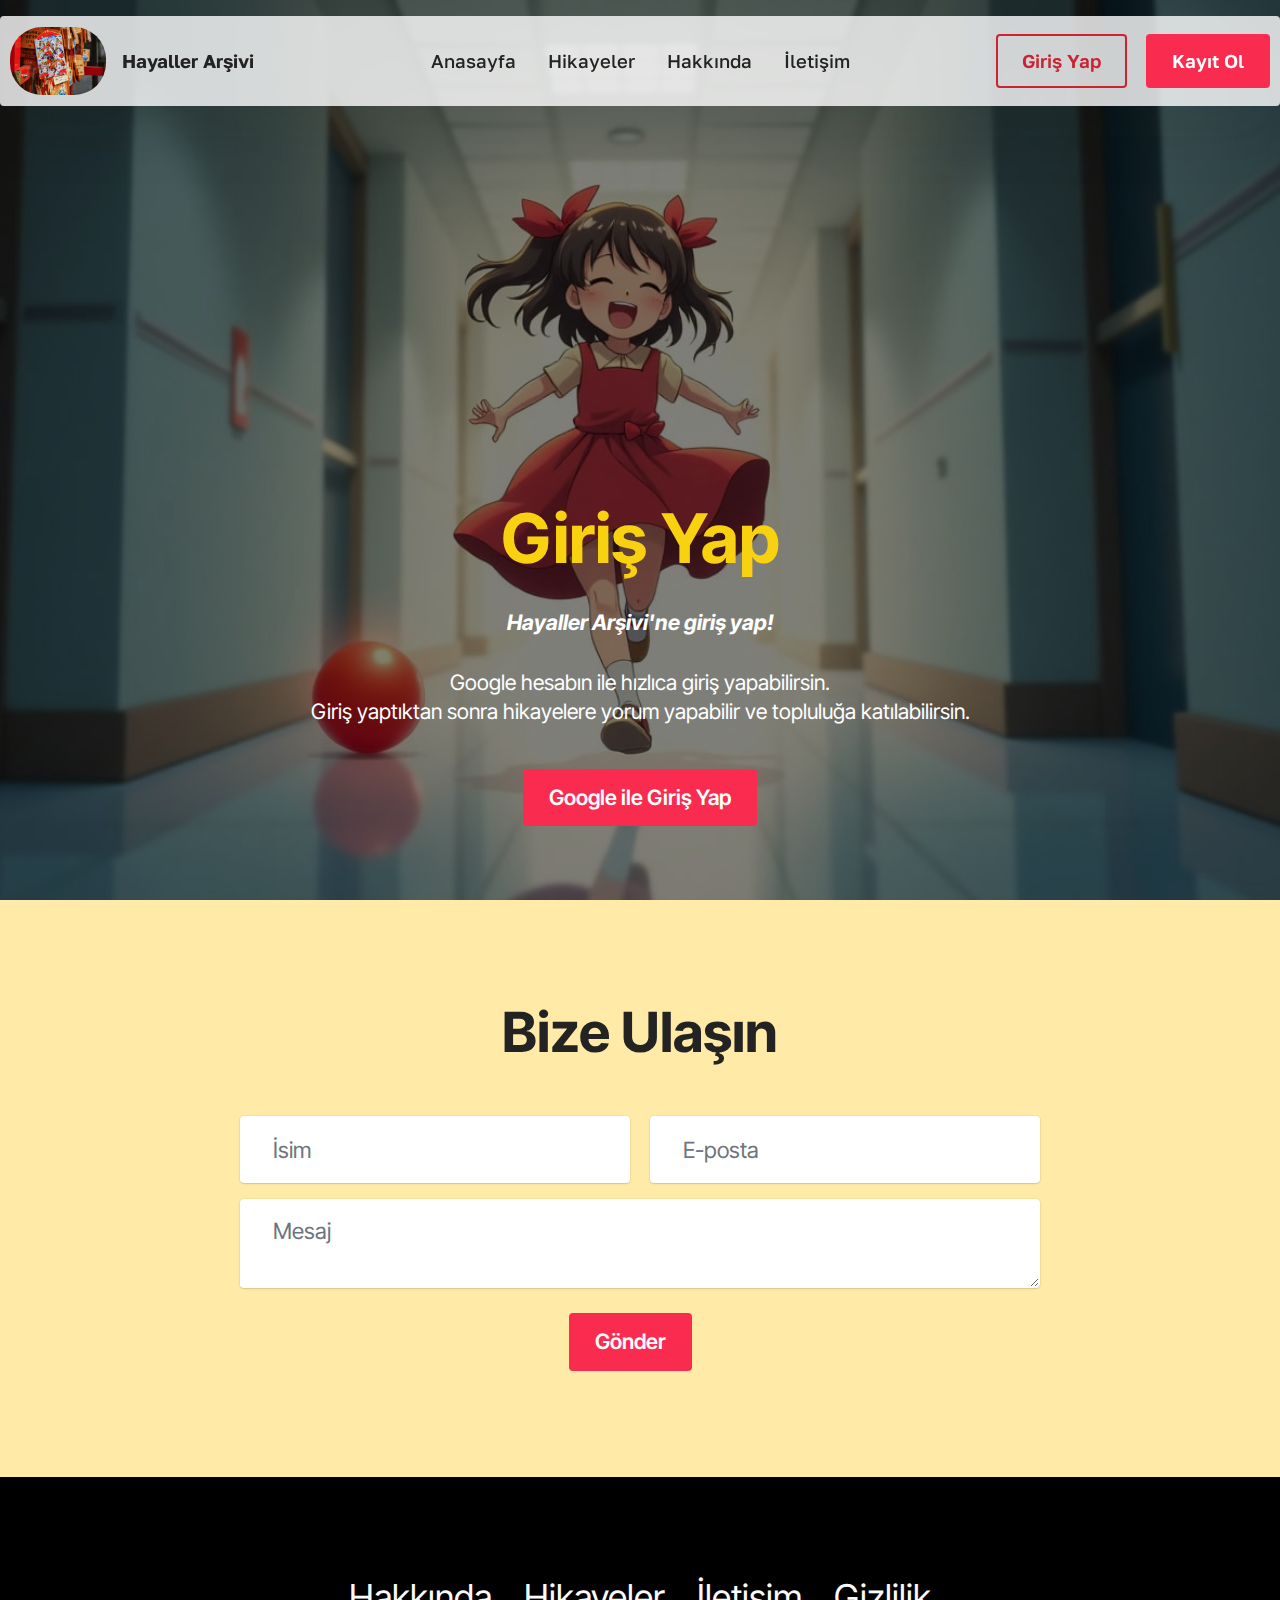
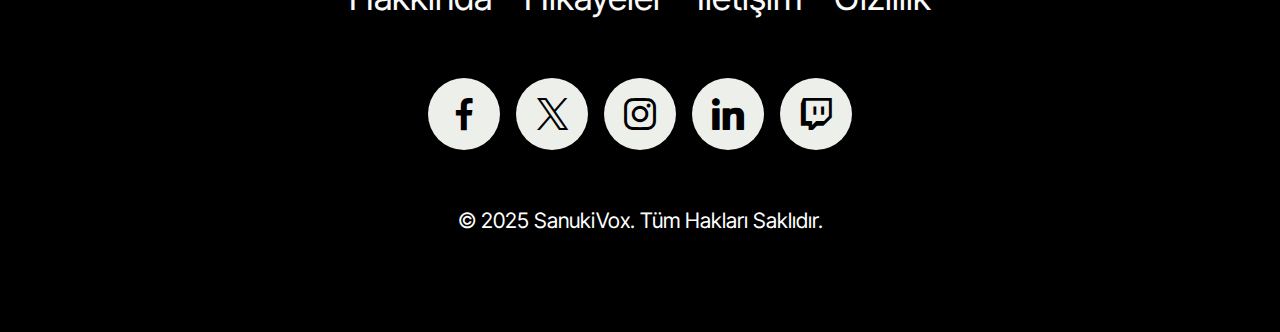
<file: giristr.html>
<!DOCTYPE html>
<html>
<head>
  <meta charset="UTF-8">
  <meta http-equiv="X-UA-Compatible" content="IE=edge">
  <meta name="generator" content="Mobirise v5.9.24, mobirise.com">
  <meta name="viewport" content="width=device-width, initial-scale=1, minimum-scale=1">
  <link rel="shortcut icon" href="assets/images/photo-1625189659340-887baac3ea32.jpeg" type="image/x-icon">
  <meta name="description" content="Üyeler için giriş sayfası. Google ile giriş yapabilirsiniz.">
  <title>Giriş Yap - Hayaller Arşivi</title>
  <link rel="stylesheet" href="assets/web/assets/mobirise-icons2/mobirise2.css">
  <link rel="stylesheet" href="assets/bootstrap/css/bootstrap.min.css">
  <link rel="stylesheet" href="assets/bootstrap/css/bootstrap-grid.min.css">
  <link rel="stylesheet" href="assets/bootstrap/css/bootstrap-reboot.min.css">
  <link rel="stylesheet" href="assets/parallax/jarallax.css">
  <link rel="stylesheet" href="assets/dropdown/css/style.css">
  <link rel="stylesheet" href="assets/socicon/css/styles.css">
  <link rel="stylesheet" href="assets/theme/css/style.css">
  <link rel="preload" href="https://fonts.googleapis.com/css?family=Inter+Tight:100,200,300,400,500,600,700,800,900,100i,200i,300i,400i,500i,600i,700i,800i,900i&display=swap" as="style" onload="this.onload=null;this.rel='stylesheet'">
  <noscript><link rel="stylesheet" href="https://fonts.googleapis.com/css?family=Inter+Tight:100,200,300,400,500,600,700,800,900,100i,200i,300i,400i,500i,600i,700i,800i,900i&display=swap"></noscript>
  <link rel="preload" href="https://fonts.googleapis.com/css2?family=Golos+Text:wght@400;700&display=swap&display=swap" as="style" onload="this.onload=null;this.rel='stylesheet'">
  <noscript><link rel="stylesheet" href="https://fonts.googleapis.com/css2?family=Golos+Text:wght@400;700&display=swap&display=swap"></noscript>
  <link rel="preload" as="style" href="assets/mobirise/css/mbr-additional.css?v=YKpPNG"><link rel="stylesheet" href="assets/mobirise/css/mbr-additional.css?v=YKpPNG" type="text/css">
</head>
<body>
  <section data-bs-version="5.1" class="menu menu2 cid-uBylS8TlES" once="menu" id="menu-5-uBylS8TlES">
    <nav class="navbar navbar-dropdown navbar-fixed-top navbar-expand-lg">
      <div class="container">
        <div class="navbar-brand">
          <span class="navbar-logo">
            <a href="index.html">
              <img src="assets/images/photo-1625189659340-887baac3ea32.jpeg" alt="Kelimelerle hayallerin gerçeğe dönüştüğü dünyaya hoş geldiniz!" style="height: 4.3rem;">
            </a>
          </span>
          <span class="navbar-caption-wrap"><a class="navbar-caption text-black text-primary display-4" href="page4.html">Hayaller Arşivi</a></span>
        </div>
        <button class="navbar-toggler" type="button" data-toggle="collapse" data-bs-toggle="collapse" data-target="#navbarSupportedContent" data-bs-target="#navbarSupportedContent" aria-controls="navbarNavAltMarkup" aria-expanded="false" aria-label="Toggle navigation">
          <div class="hamburger">
            <span></span>
            <span></span>
            <span></span>
            <span></span>
          </div>
        </button>
        <div class="collapse navbar-collapse" id="navbarSupportedContent">
          <ul class="navbar-nav nav-dropdown" data-app-modern-menu="true">
            <li class="nav-item">
              <a class="nav-link link text-black text-primary display-4" href="index.html">Anasayfa</a>
            </li>
            <li class="nav-item">
              <a class="nav-link link text-black text-primary display-4" href="page1.html" aria-expanded="false">Hikayeler</a>
            </li>
            <li class="nav-item">
              <a class="nav-link link text-black text-primary display-4" href="page2.html">Hakkında</a>
            </li>
            <li class="nav-item">
              <a class="nav-link link text-black text-primary display-4" href="page3.html">İletişim</a>
            </li>
          </ul>
          <div class="navbar-buttons mbr-section-btn">
            <a class="btn btn-danger-outline display-4" href="giris.html">Giriş Yap</a>
            <a class="btn btn-primary display-4" href="kayit.html">Kayıt Ol</a>
          </div>
        </div>
      </div>
    </nav>
  </section>

  <section data-bs-version="5.1" class="header18 cid-uBylS8UWqL mbr-fullscreen mbr-parallax-background" id="hero-16-uBylS8UWqL">
    <div class="mbr-overlay" style="opacity: 0.5; background-color: rgb(0, 0, 0);"></div>
    <div class="container-fluid">
      <div class="row">
        <div class="content-wrap col-12 col-md-12">
          <h1 class="mbr-section-title mbr-fonts-style mbr-white mb-4 display-1">
            <strong>Giriş Yap</strong></h1>
          <p class="mbr-fonts-style mbr-text mbr-white mb-4 display-7">
            <strong><em>Hayaller Arşivi'ne giriş yap!</em></strong><br><br>
            Google hesabın ile hızlıca giriş yapabilirsin.<br>
            Giriş yaptıktan sonra hikayelere yorum yapabilir ve topluluğa katılabilirsin.
          </p>
          <div class="mbr-section-btn">
            <a class="btn btn-primary display-7" href="#" id="google-login-btn">Google ile Giriş Yap</a>
          </div>
        </div>
      </div>
    </div>
  </section>

  <section data-bs-version="5.1" class="form5 cid-uBylS8Yo8T" id="contact-form-2-uBylS8Yo8T">
    <div class="container">
      <div class="row justify-content-center">
        <div class="col-12 content-head">
          <div class="mbr-section-head mb-5">
            <h3 class="mbr-section-title mbr-fonts-style align-center mb-0 display-2">
              <strong>Bize Ulaşın</strong></h3>
          </div>
        </div>
      </div>
      <div class="row justify-content-center">
        <div class="col-lg-8 mx-auto mbr-form" data-form-type="formoid">
          <form action="https://mobirise.eu/" method="POST" class="mbr-form form-with-styler" data-form-title="Form Name">
            <div class="row">
              <div hidden="hidden" data-form-alert="" class="alert alert-success col-12">Formu doldurduğunuz için teşekkürler!</div>
              <div hidden="hidden" data-form-alert-danger="" class="alert alert-danger col-12">
                Oops...! bir sorun oluştu!
              </div>
            </div>
            <div class="dragArea row">
              <div class="col-md col-sm-12 form-group mb-3" data-for="name">
                <input type="text" name="name" placeholder="İsim" data-form-field="name" class="form-control" value="">
              </div>
              <div class="col-md col-sm-12 form-group mb-3" data-for="email">
                <input type="email" name="email" placeholder="E-posta" data-form-field="email" class="form-control" value="">
              </div>
              <div class="col-12 form-group mb-3" data-for="textarea">
                <textarea name="textarea" placeholder="Mesaj" data-form-field="textarea" class="form-control"></textarea>
              </div>
              <div class="col-lg-12 col-md-12 col-sm-12 align-center mbr-section-btn">
                <button type="submit" class="btn btn-primary display-7">Gönder</button>
              </div>
            </div>
          </form>
        </div>
      </div>
    </div>
  </section>

  <section data-bs-version="5.1" class="footer3 cid-uH7bP1e91z" once="footers" id="footer03-1q">
    <div class="container">
      <div class="row">
        <div class="row-links">
          <ul class="header-menu">
            <li class="header-menu-item mbr-fonts-style display-5"><a href="page2.html" class="text-white text-primary">Hakkında</a></li>
            <li class="header-menu-item mbr-fonts-style display-5"><a href="page1.html" class="text-white text-primary">Hikayeler</a></li>
            <li class="header-menu-item mbr-fonts-style display-5"><a href="page3.html" class="text-white text-primary">İletişim</a></li>
            <li class="header-menu-item mbr-fonts-style display-5"><a href="index.html" class="text-white text-primary">Gizlilik</a></li>
          </ul>
        </div>
        <div class="col-12 mt-4">
          <div class="social-row">
            <div class="soc-item">
              <a href="https://mobiri.se/" target="_blank">
                <span class="mbr-iconfont socicon socicon-facebook display-7"></span>
              </a>
            </div>
            <div class="soc-item">
              <a href="https://mobiri.se/" target="_blank">
                <span class="mbr-iconfont socicon-twitter socicon"></span>
              </a>
            </div>
            <div class="soc-item">
              <a href="https://mobiri.se/" target="_blank">
                <span class="mbr-iconfont socicon-instagram socicon"></span>
              </a>
            </div>
            <div class="soc-item">
              <a href="https://mobiri.se/" target="_blank">
                <span class="mbr-iconfont socicon socicon-linkedin"></span>
              </a>
            </div>
            <div class="soc-item">
              <a href="https://mobiri.se/" target="_blank">
                <span class="mbr-iconfont socicon socicon-twitch"></span>
              </a>
            </div>
          </div>
        </div>
        <div class="col-12 mt-5">
          <p class="mbr-fonts-style copyright display-7">© 2025 SanukiVox. Tüm Hakları Saklıdır.</p>
        </div>
      </div>
    </div>
  </section>
  <!-- Google ile giriş için JS entegrasyonu eklemek için aşağıya script ekleyebilirsiniz -->
  <!-- <script src="assets/js/giris.js"></script> -->
</body>
</file>
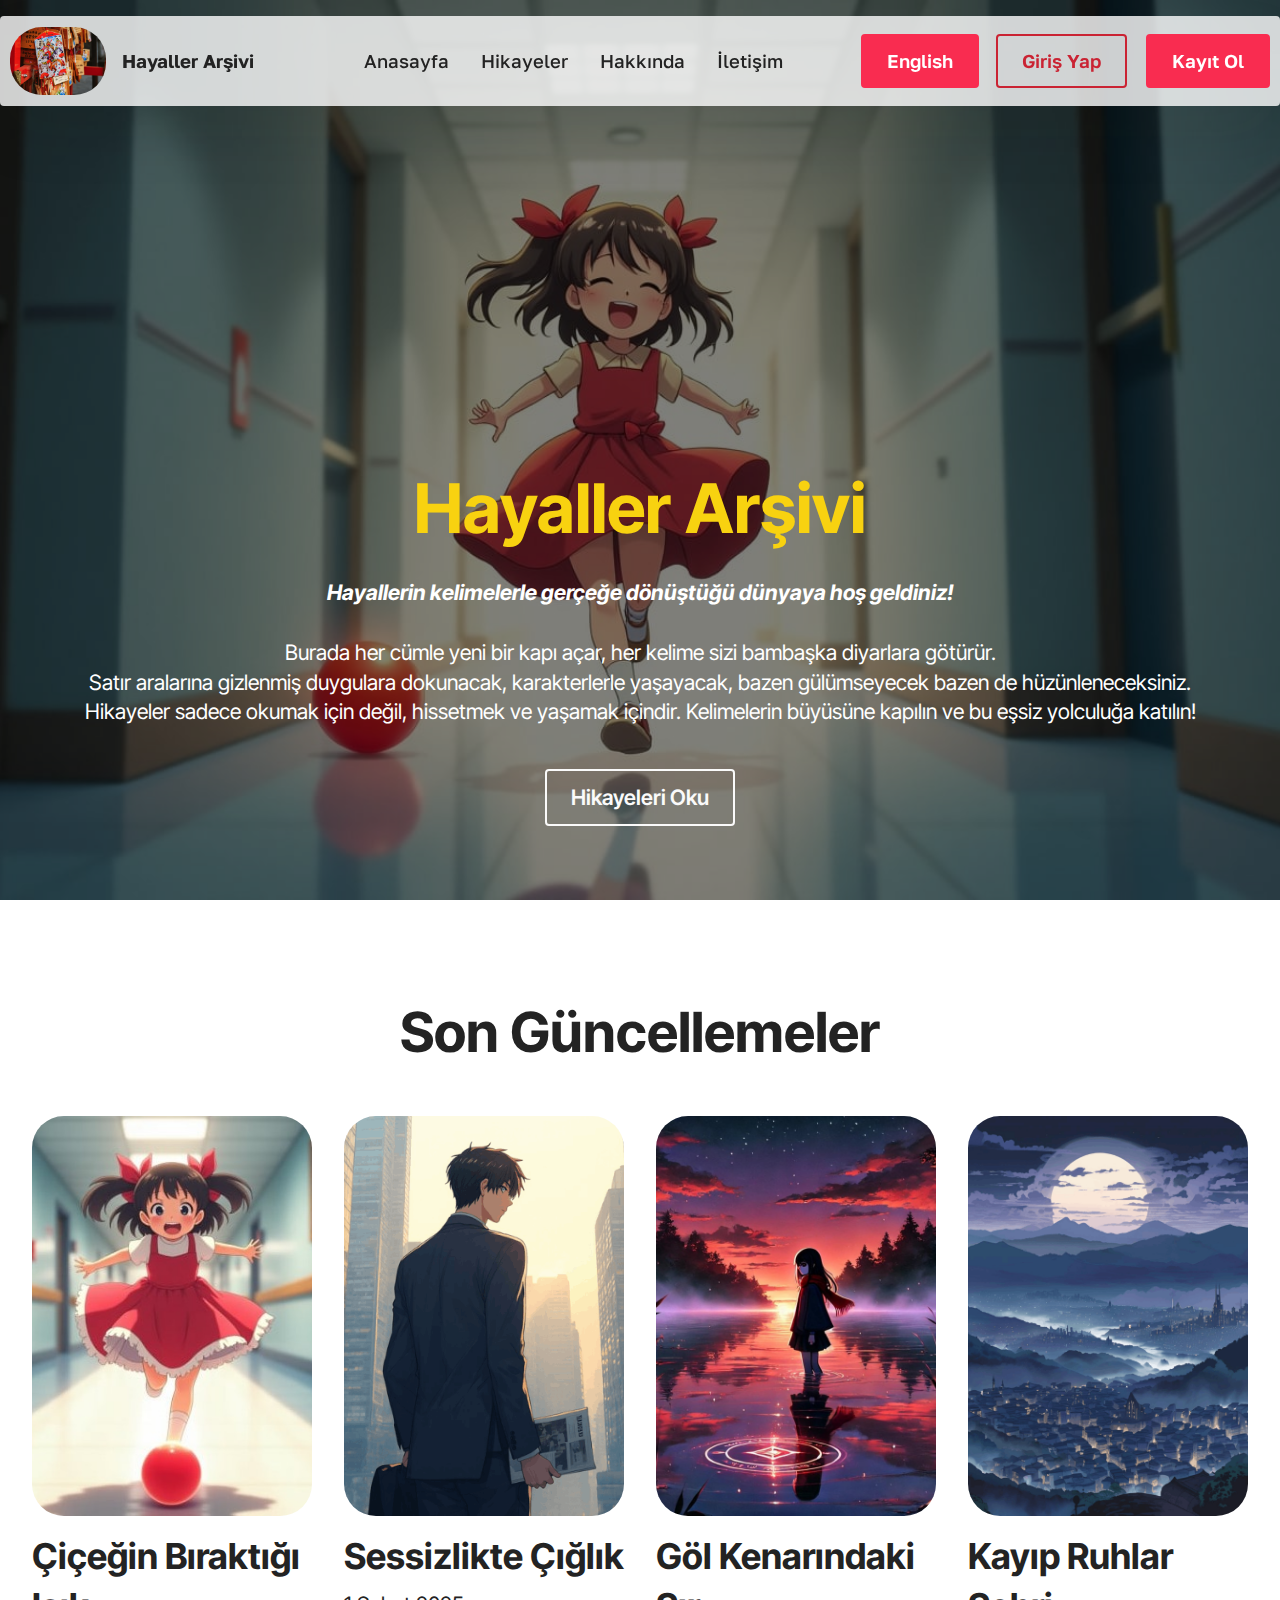
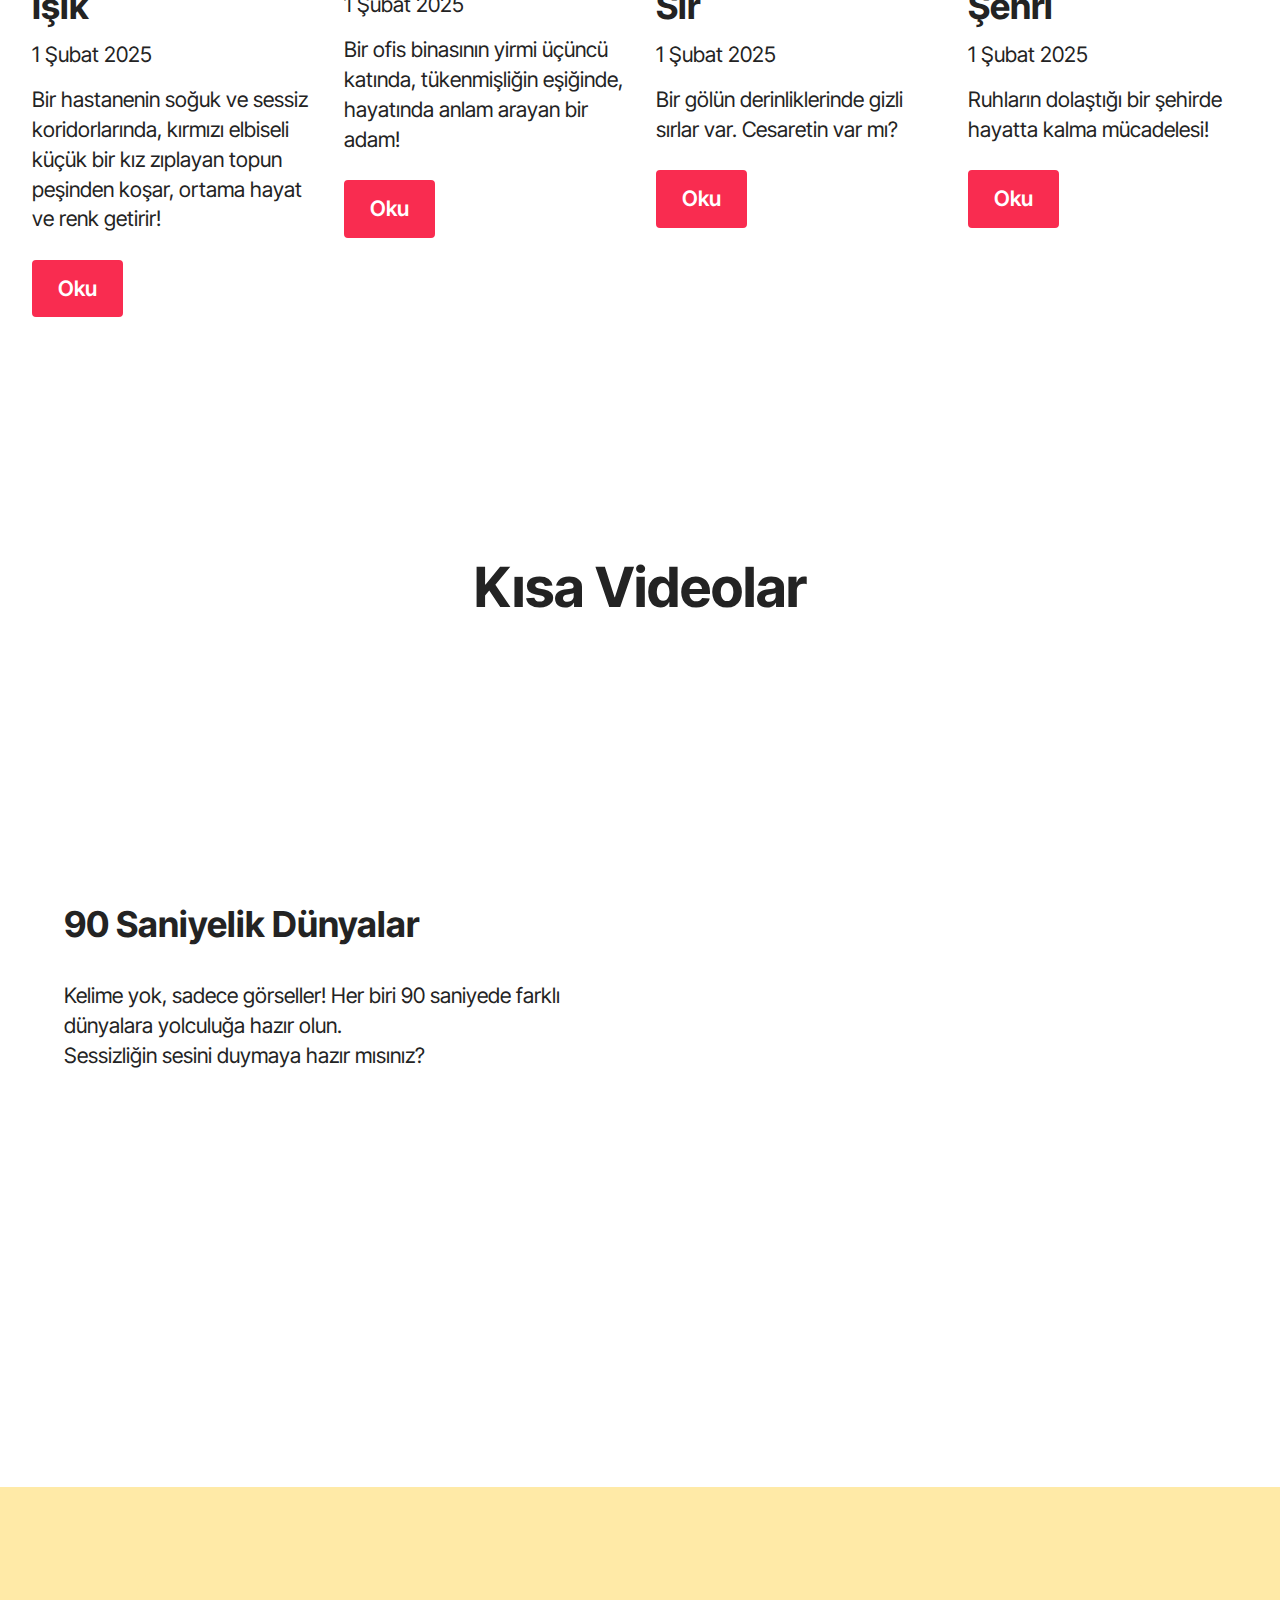
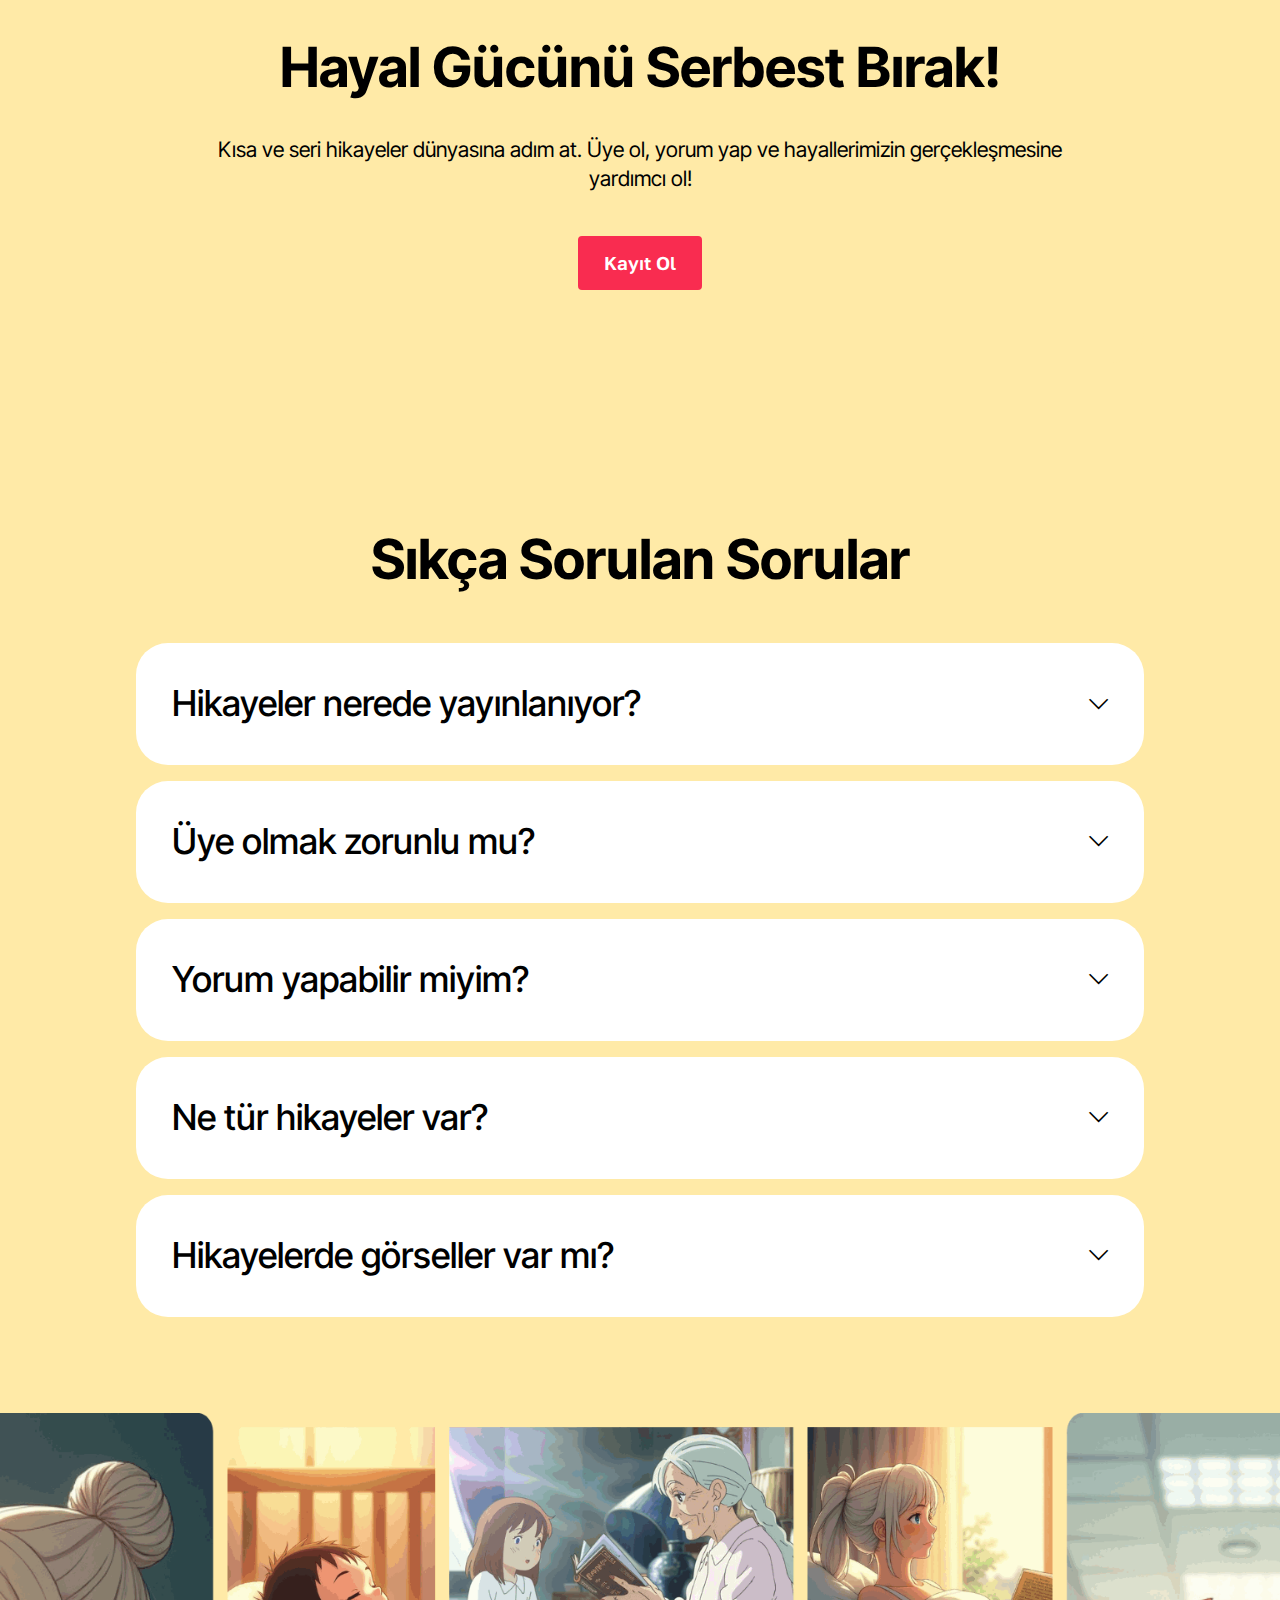
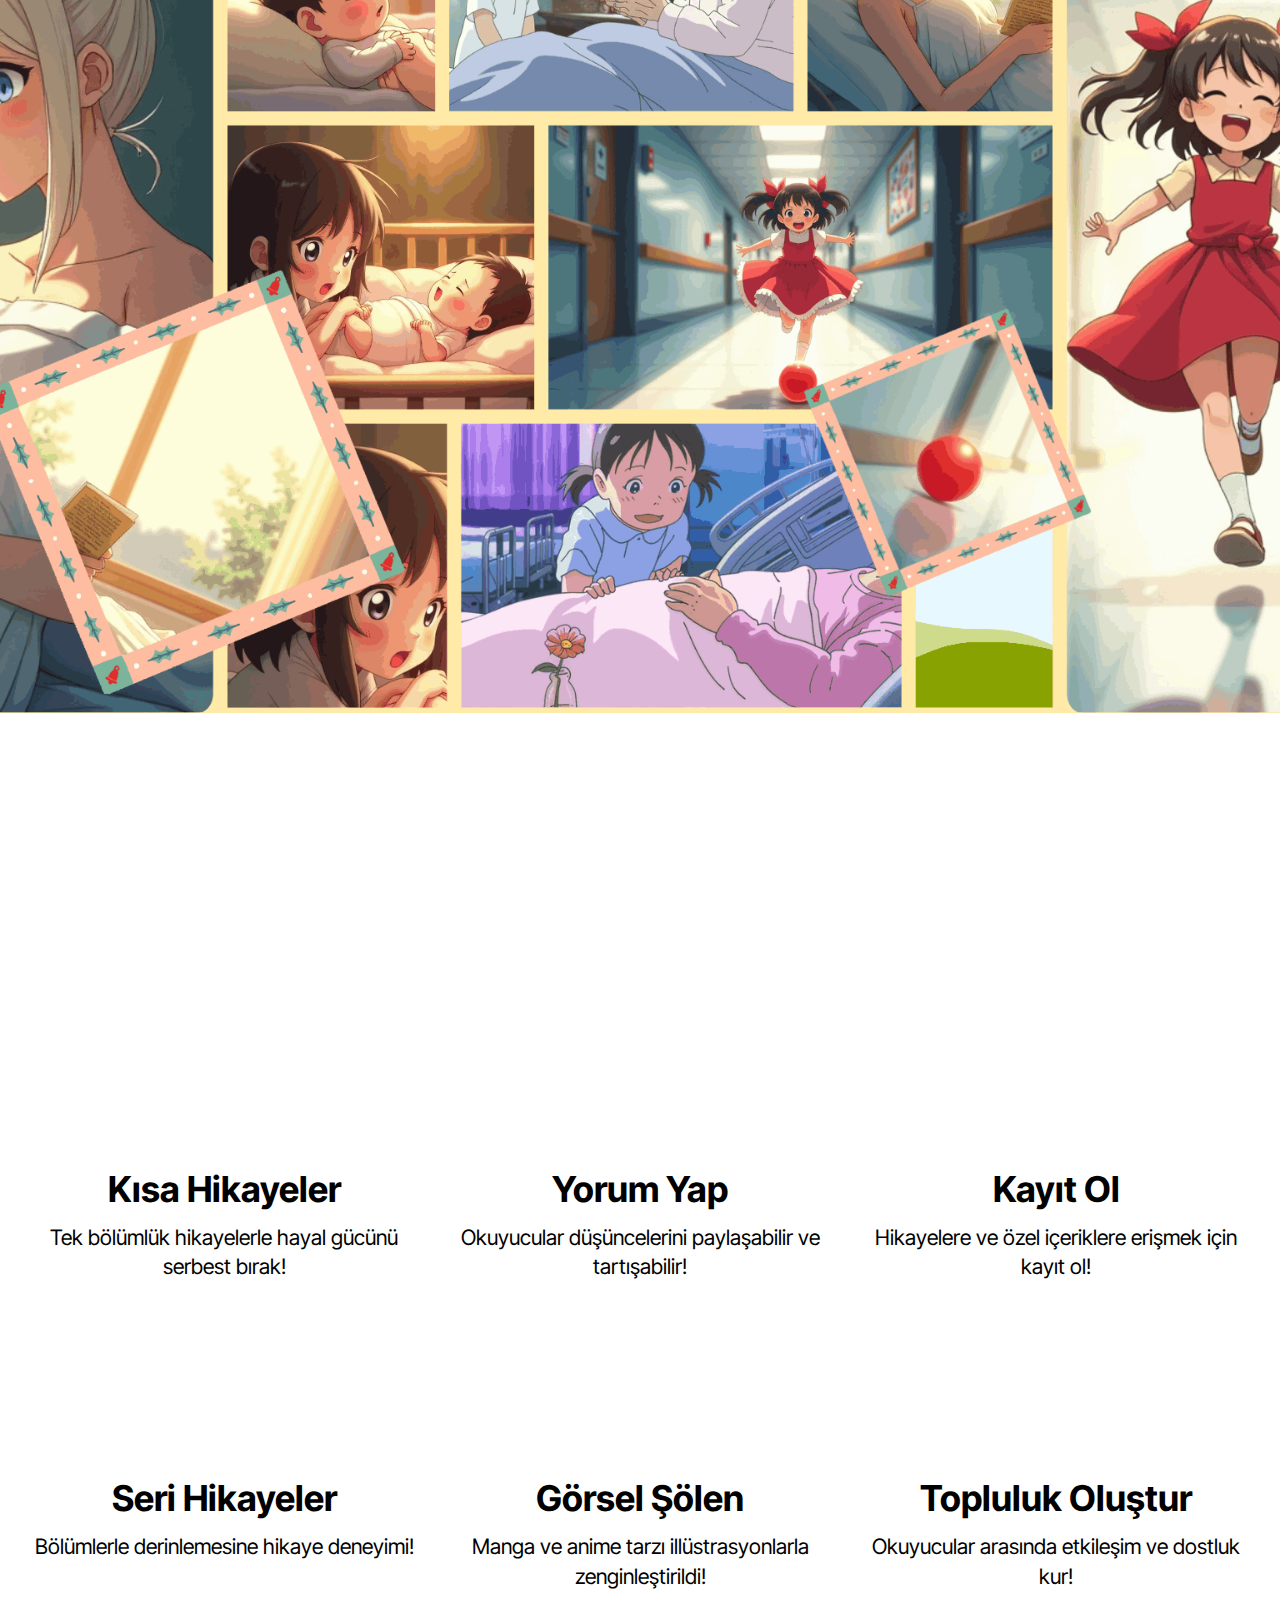
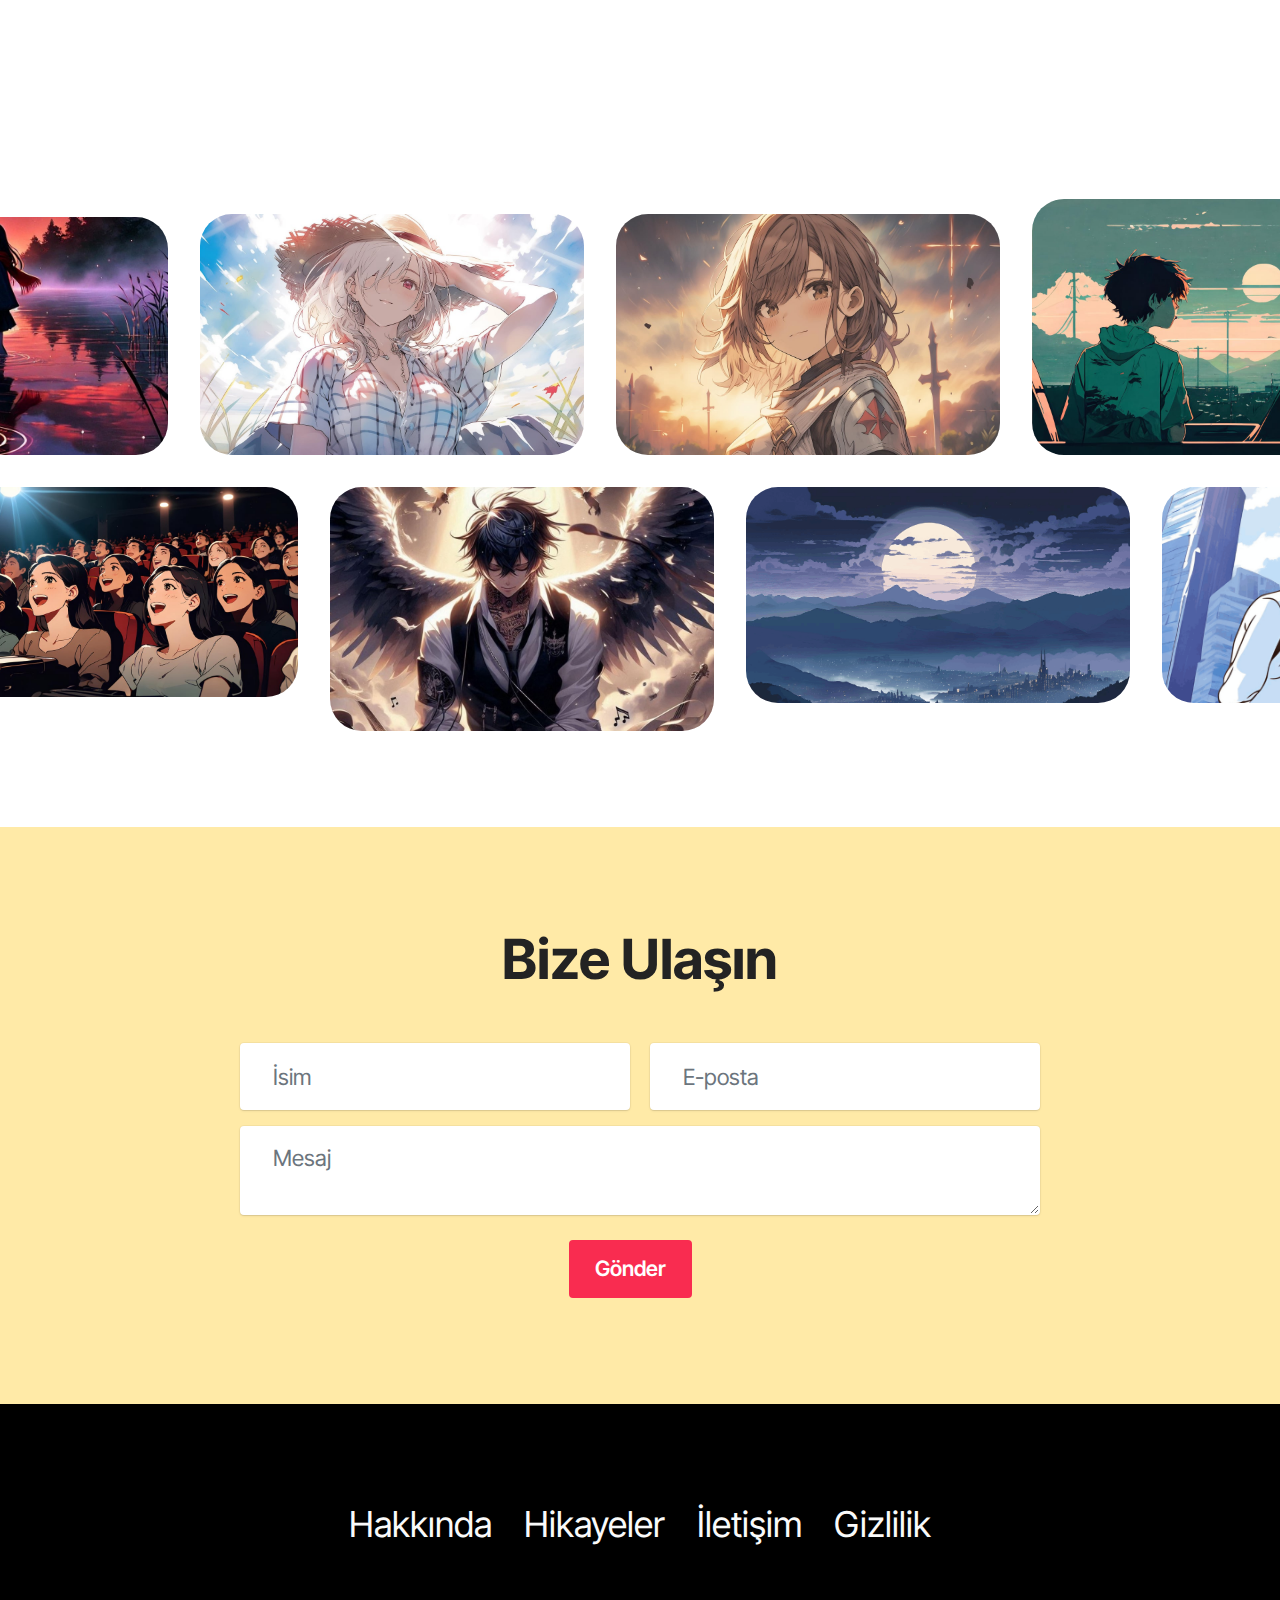
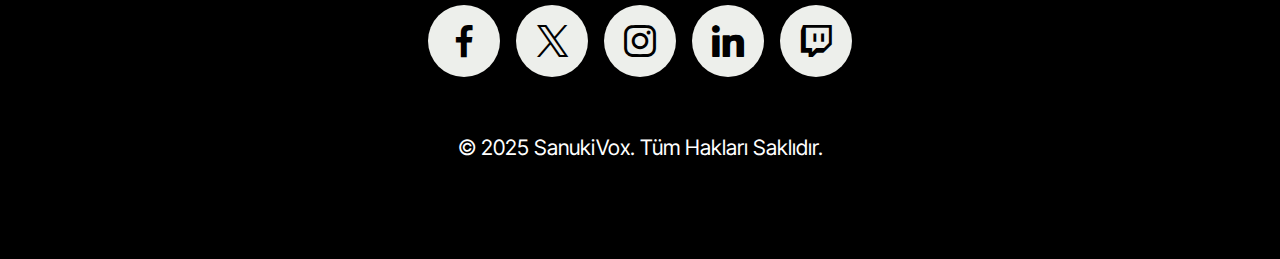
<file: indextr.html>
<!DOCTYPE html>
<html>
<head>
  <meta charset="UTF-8">
  <meta http-equiv="X-UA-Compatible" content="IE=edge">
  <meta name="generator" content="Mobirise v5.9.24, mobirise.com">
  <meta name="viewport" content="width=device-width, initial-scale=1, minimum-scale=1">
  <link rel="shortcut icon" href="assets/images/photo-1625189659340-887baac3ea32.jpeg" type="image/x-icon">
  <meta name="description" content="Kısa ve uzun hikayeler, manga temalı görsellerle zenginleştirilmiş bir platformda okuyuculara sunulacak.">
  <title>Kelimelerle hayallerin gerçeğe dönüştüğü dünyaya hoş geldiniz!</title>
  <link rel="stylesheet" href="assets/web/assets/mobirise-icons2/mobirise2.css">
  <link rel="stylesheet" href="assets/bootstrap/css/bootstrap.min.css">
  <link rel="stylesheet" href="assets/bootstrap/css/bootstrap-grid.min.css">
  <link rel="stylesheet" href="assets/bootstrap/css/bootstrap-reboot.min.css">
  <link rel="stylesheet" href="assets/parallax/jarallax.css">
  <link rel="stylesheet" href="assets/dropdown/css/style.css">
  <link rel="stylesheet" href="assets/socicon/css/styles.css">
  <link rel="stylesheet" href="assets/theme/css/style.css">
  <link rel="preload" href="https://fonts.googleapis.com/css?family=Inter+Tight:100,200,300,400,500,600,700,800,900,100i,200i,300i,400i,500i,600i,700i,800i,900i&display=swap" as="style" onload="this.onload=null;this.rel='stylesheet'">
  <noscript><link rel="stylesheet" href="https://fonts.googleapis.com/css?family=Inter+Tight:100,200,300,400,500,600,700,800,900,100i,200i,300i,400i,500i,600i,700i,800i,900i&display=swap"></noscript>
  <link rel="preload" href="https://fonts.googleapis.com/css2?family=Golos+Text:wght@400;700&display=swap&display=swap" as="style" onload="this.onload=null;this.rel='stylesheet'">
  <noscript><link rel="stylesheet" href="https://fonts.googleapis.com/css2?family=Golos+Text:wght@400;700&display=swap&display=swap"></noscript>
  <link rel="preload" as="style" href="assets/mobirise/css/mbr-additional.css?v=YKpPNG"><link rel="stylesheet" href="assets/mobirise/css/mbr-additional.css?v=YKpPNG" type="text/css">
</head>
<body>
  <section data-bs-version="5.1" class="menu menu2 cid-uBylS8TlES" once="menu" id="menu-5-uBylS8TlES">
    <nav class="navbar navbar-dropdown navbar-fixed-top navbar-expand-lg">
      <div class="container">
        <div class="navbar-brand">
          <span class="navbar-logo">
            <a href="index.html">
              <img src="assets/images/photo-1625189659340-887baac3ea32.jpeg" alt="Kelimelerle hayallerin gerçeğe dönüştüğü dünyaya hoş geldiniz!" style="height: 4.3rem;">
            </a>
          </span>
          <span class="navbar-caption-wrap"><a class="navbar-caption text-black text-primary display-4" href="page4.html">Hayaller Arşivi</a></span>
        </div>
        <button class="navbar-toggler" type="button" data-toggle="collapse" data-bs-toggle="collapse" data-target="#navbarSupportedContent" data-bs-target="#navbarSupportedContent" aria-controls="navbarNavAltMarkup" aria-expanded="false" aria-label="Toggle navigation">
          <div class="hamburger">
            <span></span>
            <span></span>
            <span></span>
            <span></span>
          </div>
        </button>
        <div class="collapse navbar-collapse" id="navbarSupportedContent">
          <ul class="navbar-nav nav-dropdown" data-app-modern-menu="true">
            <li class="nav-item">
              <a class="nav-link link text-black text-primary display-4" href="index.html">Anasayfa</a>
            </li>
            <li class="nav-item">
              <a class="nav-link link text-black text-primary display-4" href="page1.html" aria-expanded="false">Hikayeler</a>
            </li>
            <li class="nav-item">
              <a class="nav-link link text-black text-primary display-4" href="page2.html">Hakkında</a>
            </li>
            <li class="nav-item">
              <a class="nav-link link text-black text-primary display-4" href="page3.html">İletişim</a>
            </li>
          </ul>
          <div class="navbar-buttons mbr-section-btn"><a class="btn btn-primary display-4" href="index.html" style="margin-right: 8px;">English</a><a class="btn btn-danger-outline display-4" href="https://mobiri.se">Giriş Yap</a> <a class="btn btn-primary display-4" href="https://mobiri.se">Kayıt Ol</a></div>
        </div>
      </div>
    </nav>
  </section>

  <section data-bs-version="5.1" class="header18 cid-uBylS8UWqL mbr-fullscreen mbr-parallax-background" id="hero-16-uBylS8UWqL">
    <div class="mbr-overlay" style="opacity: 0.5; background-color: rgb(0, 0, 0);"></div>
    <div class="container-fluid">
      <div class="row">
        <div class="content-wrap col-12 col-md-12">
          <h1 class="mbr-section-title mbr-fonts-style mbr-white mb-4 display-1">
            <strong>Hayaller Arşivi</strong></h1>
          <p class="mbr-fonts-style mbr-text mbr-white mb-4 display-7"><strong><em>Hayallerin kelimelerle gerçeğe dönüştüğü dünyaya hoş geldiniz!</em></strong><br><br>Burada her cümle yeni bir kapı açar, her kelime sizi bambaşka diyarlara götürür.
          <br>Satır aralarına gizlenmiş duygulara dokunacak, karakterlerle yaşayacak, bazen gülümseyecek bazen de hüzünleneceksiniz.
          <br>Hikayeler sadece okumak için değil, hissetmek ve yaşamak içindir. Kelimelerin büyüsüne kapılın ve bu eşsiz yolculuğa katılın!<br></p>
          <div class="mbr-section-btn"><a class="btn btn-white-outline display-7" href="page1.html">Hikayeleri Oku</a></div>
        </div>
      </div>
    </div>
  </section>

  <section data-bs-version="5.1" class="features03 cid-uBylS8UbsQ" id="news-1-uBylS8UbsQ">
    <div class="container-fluid">
      <div class="row justify-content-center mb-5">
        <div class="col-12 content-head">
          <div class="mbr-section-head">
            <h4 class="mbr-section-title mbr-fonts-style align-center mb-0 display-2">
              <strong>Son Güncellemeler</strong></h4>
          </div>
        </div>
      </div>
      <div class="row">
        <div class="item features-image col-12 col-md-6 col-lg-3 active">
          <div class="item-wrapper">
            <div class="item-img mb-3">
              <img src="assets/images/flux-dev-cinematic-keyframe13-anime-keyframe12-animate-a-dyna-2-838x474.jpeg" alt="Mobirise Website Builder" title="">
            </div>
            <div class="item-content align-left">
              <h5 class="item-title mbr-fonts-style mt-0 mb-2 display-5"><strong>Çiçeğin Bıraktığı Işık</strong></h5>
              <p class="mbr-text mbr-fonts-style mb-3 display-7">1 Şubat 2025</p>
              <p class="mbr-text mbr-fonts-style mb-3 display-7">Bir hastanenin soğuk ve sessiz koridorlarında, kırmızı elbiseli küçük bir kız zıplayan topun peşinden koşar, ortama hayat ve renk getirir!</p>
              <div class="mbr-section-btn item-footer"><a href="page4.html" class="btn item-btn btn-primary display-7">Oku</a></div>
            </div>
          </div>
        </div>
        <div class="item features-image col-12 col-md-6 col-lg-3">
          <div class="item-wrapper">
            <div class="item-img mb-3">
              <img src="assets/images/untitled-design-3-838x471.png" alt="Mobirise Website Builder" title="" data-slide-to="1" data-bs-slide-to="1">
            </div>
            <div class="item-content align-left">
              <h5 class="item-title mbr-fonts-style mb-2 mt-0 display-5"><strong>Sessizlikte Çığlık</strong></h5>
              <p class="mbr-text mbr-fonts-style mb-3 display-7">1 Şubat 2025</p>
              <p class="mbr-text mbr-fonts-style mb-3 display-7">Bir ofis binasının yirmi üçüncü katında, tükenmişliğin eşiğinde, hayatında anlam arayan bir adam!</p>
              <div class="mbr-section-btn item-footer"><a href="page5.html" class="btn item-btn btn-primary display-7">Oku</a></div>
            </div>
          </div>
        </div>
        <div class="item features-image col-12 col-md-6 col-lg-3">
          <div class="item-wrapper">
            <div class="item-img mb-3">
              <img src="assets/images/1-838x838.jpg" alt="Mobirise Website Builder" title="" data-slide-to="2" data-bs-slide-to="2">
            </div>
            <div class="item-content align-left">
              <h5 class="item-title mbr-fonts-style mb-2 mt-0 display-5"><strong>Göl Kenarındaki Sır</strong></h5>
              <p class="mbr-text mbr-fonts-style mb-3 display-7">1 Şubat 2025</p>
              <p class="mbr-text mbr-fonts-style mb-3 display-7">Bir gölün derinliklerinde gizli sırlar var. Cesaretin var mı?</p>
              <div class="mbr-section-btn item-footer"><a href="page6.html" class="btn item-btn btn-primary display-7">Oku</a></div>
            </div>
          </div>
        </div>
        <div class="item features-image col-12 col-md-6 col-lg-3">
          <div class="item-wrapper">
            <div class="item-img mb-3">
              <img src="assets/images/untitled-design-1-838x838.png" alt="Mobirise Website Builder" title="" data-slide-to="3" data-bs-slide-to="3">
            </div>
            <div class="item-content align-left">
              <h5 class="item-title mbr-fonts-style mb-2 mt-0 display-5"><strong>Kayıp Ruhlar Şehri</strong></h5>
              <p class="mbr-text mbr-fonts-style mb-3 display-7">1 Şubat 2025</p>
              <p class="mbr-text mbr-fonts-style mb-3 display-7">Ruhların dolaştığı bir şehirde hayatta kalma mücadelesi!</p>
              <div class="mbr-section-btn item-footer"><a href="page7.html" class="btn item-btn btn-primary display-7">Oku</a></div>
            </div>
          </div>
        </div>
      </div>
    </div>
  </section>

  <section data-bs-version="5.1" class="video05 cid-uBDucYcbif" id="video05-0">
    <div class="container">
      <div class="row justify-content-center">
        <div class="col-12">
          <div class="title-wrapper mb-5">
            <h4 class="mbr-section-maintitle mbr-fonts-style mb-0 display-2">
              <strong>Kısa Videolar</strong></h4>
          </div>
        </div>
        <div class="col-12 col-md">
          <div class="text-wrapper">
            <h2 class="mb-4 mbr-fonts-style mbr-section-title display-5"><strong>90 Saniyelik Dünyalar</strong></h2>
            <p class="mbr-text mb-4 mbr-fonts-style display-7">Kelime yok, sadece görseller! Her biri 90 saniyede farklı dünyalara yolculuğa hazır olun.
            <br>Sessizliğin sesini duymaya hazır mısınız?
            <br>
            <br><br></p>
          </div>
        </div>
        <div class="col-12 col-md-6 video-block">
          <div class="mbr-figure"><iframe class="mbr-embedded-video" src="https://www.youtube.com/embed/cx2XIBqMvmU?rel=0&amp;amp;mute=1&amp;showinfo=0&amp;autoplay=1&amp;loop=1&amp;playlist=cx2XIBqMvmU" width="1280" height="720" frameborder="0" allowfullscreen></iframe></div>
        </div>
      </div>
    </div>
  </section>

  <section data-bs-version="5.1" class="article13 cid-uBylS8UyXe" id="call-to-action-5-uBylS8UyXe">
    <div class="container">
      <div class="row justify-content-center">
        <div class="card col-md-12 col-lg-10">
          <div class="card-wrapper">
            <div class="card-box align-center">
              <h4 class="card-title mbr-fonts-style display-2"><strong>Hayal Gücünü Serbest Bırak!</strong></h4>
              <p class="mbr-text mbr-fonts-style mt-4 display-7">Kısa ve seri hikayeler dünyasına adım at. Üye ol, yorum yap ve hayallerimizin gerçekleşmesine yardımcı ol!</p>
              <div class="mbr-section-btn mt-4"><a class="btn btn-primary display-4" href="index.html">Kayıt Ol</a></div>
            </div>
          </div>
        </div>
      </div>
    </div>
  </section>

  <section data-bs-version="5.1" class="list1 cid-uBylS8Ve36" id="faq-1-uBylS8Ve36">
    <div class="container">
      <div class="row justify-content-center">
        <div class="col-12 col-md-12 col-lg-10 m-auto">
          <div class="content">
            <div class="row justify-content-center mb-5">
              <div class="col-12 content-head">
                <div class="mbr-section-head">
                  <h4 class="mbr-section-title mbr-fonts-style align-center mb-0 display-2"><strong>Sıkça Sorulan Sorular</strong></h4>
                </div>
              </div>
            </div>
            <div id="bootstrap-accordion_5" class="panel-group accordionStyles accordion" role="tablist" aria-multiselectable="true">
              <div class="card">
                <div class="card-header" role="tab" id="headingOne">
                  <a role="button" class="panel-title collapsed" data-toggle="collapse" data-bs-toggle="collapse" data-core="" href="#collapse1_5" aria-expanded="false" aria-controls="collapse1">
                    <h6 class="panel-title-edit mbr-semibold mbr-fonts-style mb-0 display-5">Hikayeler nerede yayınlanıyor?</h6>
                    <span class="sign mbr-iconfont mobi-mbri-arrow-down"></span>
                  </a>
                </div>
                <div id="collapse1_5" class="panel-collapse noScroll collapse" role="tabpanel" aria-labelledby="headingOne" data-parent="#accordion" data-bs-parent="#bootstrap-accordion_5">
                  <div class="panel-body">
                    <p class="mbr-fonts-style panel-text display-7">Hikayeler sitemizde yayınlanıyor, hemen okuyun!</p>
                  </div>
                </div>
              </div>
              <div class="card">
                <div class="card-header" role="tab" id="headingOne">
                  <a role="button" class="panel-title collapsed" data-toggle="collapse" data-bs-toggle="collapse" data-core="" href="#collapse2_5" aria-expanded="false" aria-controls="collapse2">
                    <h6 class="panel-title-edit mbr-semibold mbr-fonts-style mb-0 display-5">Üye olmak zorunlu mu?</h6>
                    <span class="sign mbr-iconfont mobi-mbri-arrow-down"></span>
                  </a>
                </div>
                <div id="collapse2_5" class="panel-collapse noScroll collapse" role="tabpanel" aria-labelledby="headingOne" data-parent="#accordion" data-bs-parent="#bootstrap-accordion_5">
                  <div class="panel-body">
                    <p class="mbr-fonts-style panel-text display-7">Hayır, ama üye olursanız avantajlar var!</p>
                  </div>
                </div>
              </div>
              <div class="card">
                <div class="card-header" role="tab" id="headingOne">
                  <a role="button" class="panel-title collapsed" data-toggle="collapse" data-bs-toggle="collapse" data-core="" href="#collapse3_5" aria-expanded="false" aria-controls="collapse3">
                    <h6 class="panel-title-edit mbr-semibold mbr-fonts-style mb-0 display-5">Yorum yapabilir miyim?</h6>
                    <span class="sign mbr-iconfont mobi-mbri-arrow-down"></span>
                  </a>
                </div>
                <div id="collapse3_5" class="panel-collapse noScroll collapse" role="tabpanel" aria-labelledby="headingOne" data-parent="#accordion" data-bs-parent="#bootstrap-accordion_5">
                  <div class="panel-body">
                    <p class="mbr-fonts-style panel-text display-7">Evet, hikayelere yorum yapabilirsiniz!</p>
                  </div>
                </div>
              </div>
              <div class="card">
                <div class="card-header" role="tab" id="headingOne">
                  <a role="button" class="panel-title collapsed" data-toggle="collapse" data-bs-toggle="collapse" data-core="" href="#collapse4_5" aria-expanded="false" aria-controls="collapse4">
                    <h6 class="panel-title-edit mbr-semibold mbr-fonts-style mb-0 display-5">Ne tür hikayeler var?</h6>
                    <span class="sign mbr-iconfont mobi-mbri-arrow-down"></span>
                  </a>
                </div>
                <div id="collapse4_5" class="panel-collapse noScroll collapse" role="tabpanel" aria-labelledby="headingOne" data-parent="#accordion" data-bs-parent="#bootstrap-accordion_5">
                  <div class="panel-body">
                    <p class="mbr-fonts-style panel-text display-7">Kısa ve seri, her türden hikaye var!</p>
                  </div>
                </div>
              </div>
              <div class="card">
                <div class="card-header" role="tab" id="headingOne">
                  <a role="button" class="panel-title collapsed" data-toggle="collapse" data-bs-toggle="collapse" data-core="" href="#collapse5_5" aria-expanded="false" aria-controls="collapse5">
                    <h6 class="panel-title-edit mbr-semibold mbr-fonts-style mb-0 display-5">Hikayelerde görseller var mı?</h6>
                    <span class="sign mbr-iconfont mobi-mbri-arrow-down"></span>
                  </a>
                </div>
                <div id="collapse5_5" class="panel-collapse noScroll collapse" role="tabpanel" aria-labelledby="headingOne" data-parent="#accordion" data-bs-parent="#bootstrap-accordion_5">
                  <div class="panel-body">
                    <p class="mbr-fonts-style panel-text display-7">Evet, her hikayede görseller var!</p>
                  </div>
                </div>
              </div>
            </div>
          </div>
        </div>
      </div>
    </div>
  </section>

  <section data-bs-version="5.1" class="image02 cid-uBylS8WIb6 mbr-fullscreen mbr-parallax-background" id="image-13-uBylS8WIb6">
    <div class="container">
      <div class="row"></div>
    </div>
  </section>

  <section data-bs-version="5.1" class="gallery10 cid-uBylS8XlFe" id="features-69-uBylS8XlFe">
    <div class="container-fluid">
      <div class="loop-container">
        <div class="item display-1" data-linewords="Kısa ve seri hikayelerle dolu bir dünya * Hayallerimizin büyümesine abone olarak ve yorum yaparak destek olun! * " data-direction="-1" data-speed="0.05"></div>
        <div class="item display-1" data-linewords="Kısa ve seri hikayelerle dolu bir dünya * Hayallerimizin büyümesine abone olarak ve yorum yaparak destek olun! * " data-direction="-1" data-speed="0.05"></div>
      </div>
    </div>
  </section>

  <section data-bs-version="5.1" class="features10 cid-uBylS8Xt9n" id="features-25-uBylS8Xt9n">
    <div class="container">
      <div class="row">
        <div class="item features-without-image col-12 col-md-6 col-lg-4 active">
          <div class="item-wrapper">
            <div class="card-box align-left">
              <h5 class="card-title mbr-fonts-style display-5"><strong>Kısa Hikayeler</strong></h5>
              <p class="card-text mbr-fonts-style mb-3 display-7">Tek bölümlük hikayelerle hayal gücünü serbest bırak!</p>
            </div>
          </div>
        </div>
        <div class="item features-without-image col-12 col-md-6 col-lg-4">
          <div class="item-wrapper">
            <div class="card-box align-left">
              <h5 class="card-title mbr-fonts-style display-5"><strong>Yorum Yap</strong></h5>
              <p class="card-text mbr-fonts-style mb-3 display-7">Okuyucular düşüncelerini paylaşabilir ve tartışabilir!</p>
            </div>
          </div>
        </div>
        <div class="item features-without-image col-12 col-md-6 col-lg-4">
          <div class="item-wrapper">
            <div class="card-box align-left">
              <h5 class="card-title mbr-fonts-style display-5"><strong>Kayıt Ol</strong></h5>
              <p class="card-text mbr-fonts-style mb-3 display-7">Hikayelere ve özel içeriklere erişmek için kayıt ol!</p>
            </div>
          </div>
        </div>
      </div>
    </div>
  </section>

  <section data-bs-version="5.1" class="features10 cid-uBylS8YUbe" id="features-25-uBylS8YUbe">
    <div class="container">
      <div class="row">
        <div class="item features-without-image col-12 col-md-6 col-lg-4">
          <div class="item-wrapper">
            <div class="card-box align-left">
              <h5 class="card-title mbr-fonts-style display-5"><strong>Seri Hikayeler</strong></h5>
              <p class="card-text mbr-fonts-style mb-3 display-7">Bölümlerle derinlemesine hikaye deneyimi!</p>
            </div>
          </div>
        </div>
        <div class="item features-without-image col-12 col-md-6 col-lg-4">
          <div class="item-wrapper">
            <div class="card-box align-left">
              <h5 class="card-title mbr-fonts-style display-5"><strong>Görsel Şölen</strong></h5>
              <p class="card-text mbr-fonts-style mb-3 display-7">Manga ve anime tarzı illüstrasyonlarla zenginleştirildi!</p>
            </div>
          </div>
        </div>
        <div class="item features-without-image col-12 col-md-6 col-lg-4">
          <div class="item-wrapper">
            <div class="card-box align-left">
              <h5 class="card-title mbr-fonts-style display-5"><strong>Topluluk Oluştur</strong></h5>
              <p class="card-text mbr-fonts-style mb-3 display-7">Okuyucular arasında etkileşim ve dostluk kur!</p>
            </div>
          </div>
        </div>
      </div>
    </div>
  </section>

  <section data-bs-version="5.1" class="gallery4 cid-uBylS8Ym3n" id="gallery-12-uBylS8Ym3n">
    <div class="container-fluid gallery-wrapper">
      <div class="row justify-content-center">
        <div class="col-12 content-head"></div>
      </div>
      <div class="grid-container">
        <div class="grid-container-1" style="transform: translate3d(-200px, 0px, 0px);">
          <div class="grid-item">
            <img src="assets/images/1-1024x1024.jpeg" alt="Mobirise Website Builder">
          </div>
          <div class="grid-item">
            <img src="assets/images/mbr-1-1152x724.jpg" alt="Mobirise Website Builder">
          </div>
          <div class="grid-item">
            <img src="assets/images/mbr-1152x724.jpg" alt="Mobirise Website Builder">
          </div>
          <div class="grid-item">
            <img src="assets/images/mbr-1152x768.jpg" alt="Mobirise Website Builder">
          </div>
        </div>
        <div class="grid-container-2" style="transform: translate3d(-70px, 0px, 0px);">
          <div class="grid-item">
            <img src="assets/images/mbr-1152x628.jpg" alt="Mobirise Website Builder">
          </div>
          <div class="grid-item">
            <img src="assets/images/mbr-1152x1152.jpeg" alt="Mobirise Website Builder">
          </div>
          <div class="grid-item">
            <img src="assets/images/untitled-design-1-1080x1080.png" alt="Mobirise Website Builder">
          </div>
          <div class="grid-item">
            <img src="assets/images/untitled-design-2-1080x1080.png" alt="Mobirise Website Builder">
          </div>
        </div>
      </div>
    </div>
  </section>

  <section data-bs-version="5.1" class="form5 cid-uBylS8Yo8T" id="contact-form-2-uBylS8Yo8T">
    <div class="container">
      <div class="row justify-content-center">
        <div class="col-12 content-head">
          <div class="mbr-section-head mb-5">
            <h3 class="mbr-section-title mbr-fonts-style align-center mb-0 display-2">
              <strong>Bize Ulaşın</strong></h3>
          </div>
        </div>
      </div>
      <div class="row justify-content-center">
        <div class="col-lg-8 mx-auto mbr-form" data-form-type="formoid">
          <form action="https://mobirise.eu/" method="POST" class="mbr-form form-with-styler" data-form-title="Form Name"><input type="hidden" name="email" data-form-email="true" value="kZu2Sfjm8xyY8RxYOr2OwBDDF4n4dp4cXetooEwhk8m5f/OoDNBhaXcNnVCQEgNrCZFJdxunigfv/cjmmgTjuRye9/PxzUhydIwHCl+CKAbpcfUSqj+byS5DI943Th/P">
            <div class="row">
              <div hidden="hidden" data-form-alert="" class="alert alert-success col-12">Formu doldurduğunuz için teşekkürler!</div>
              <div hidden="hidden" data-form-alert-danger="" class="alert alert-danger col-12">
                Oops...! bir sorun oluştu!
              </div>
            </div>
            <div class="dragArea row">
              <div class="col-md col-sm-12 form-group mb-3" data-for="name">
                <input type="text" name="name" placeholder="İsim" data-form-field="name" class="form-control" value="" id="name-contact-form-2-uBylS8Yo8T">
              </div>
              <div class="col-md col-sm-12 form-group mb-3" data-for="email">
                <input type="email" name="email" placeholder="E-posta" data-form-field="email" class="form-control" value="" id="email-contact-form-2-uBylS8Yo8T">
              </div>
              <div class="col-12 form-group mb-3" data-for="textarea">
                <textarea name="textarea" placeholder="Mesaj" data-form-field="textarea" class="form-control" id="textarea-contact-form-2-uBylS8Yo8T"></textarea>
              </div>
              <div class="col-lg-12 col-md-12 col-sm-12 align-center mbr-section-btn"><button type="submit" class="btn btn-primary display-7">Gönder</button></div>
            </div>
          </form>
        </div>
      </div>
    </div>
  </section>

  <section data-bs-version="5.1" class="footer3 cid-uH7bP1e91z" once="footers" id="footer03-1q">
    <div class="container">
      <div class="row">
        <div class="row-links">
          <ul class="header-menu">
            <li class="header-menu-item mbr-fonts-style display-5"><a href="page2.html" class="text-white text-primary">Hakkında</a></li>
            <li class="header-menu-item mbr-fonts-style display-5"><a href="page1.html" class="text-white text-primary">Hikayeler</a></li>
            <li class="header-menu-item mbr-fonts-style display-5"><a href="page3.html" class="text-white text-primary">İletişim</a></li>
            <li class="header-menu-item mbr-fonts-style display-5"><a href="index.html" class="text-white text-primary">Gizlilik</a></li>
          </ul>
        </div>
        <div class="col-12 mt-4">
          <div class="social-row">
            <div class="soc-item">
              <a href="https://mobiri.se/" target="_blank">
                <span class="mbr-iconfont socicon socicon-facebook display-7"></span>
              </a>
            </div>
            <div class="soc-item">
              <a href="https://mobiri.se/" target="_blank">
                <span class="mbr-iconfont socicon-twitter socicon"></span>
              </a>
            </div>
            <div class="soc-item">
              <a href="https://mobiri.se/" target="_blank">
                <span class="mbr-iconfont socicon-instagram socicon"></span>
              </a>
            </div>
            <div class="soc-item">
              <a href="https://mobiri.se/" target="_blank">
                <span class="mbr-iconfont socicon socicon-linkedin"></span>
              </a>
            </div>
            <div class="soc-item">
              <a href="https://mobiri.se/" target="_blank">
                <span class="mbr-iconfont socicon socicon-twitch"></span>
              </a>
            </div>
          </div>
        </div>
        <div class="col-12 mt-5">
          <p class="mbr-fonts-style copyright display-7">© 2025 SanukiVox. Tüm Hakları Saklıdır.</p>
        </div>
      </div>
    </div>
  </section>
</body>
</html>
</file>
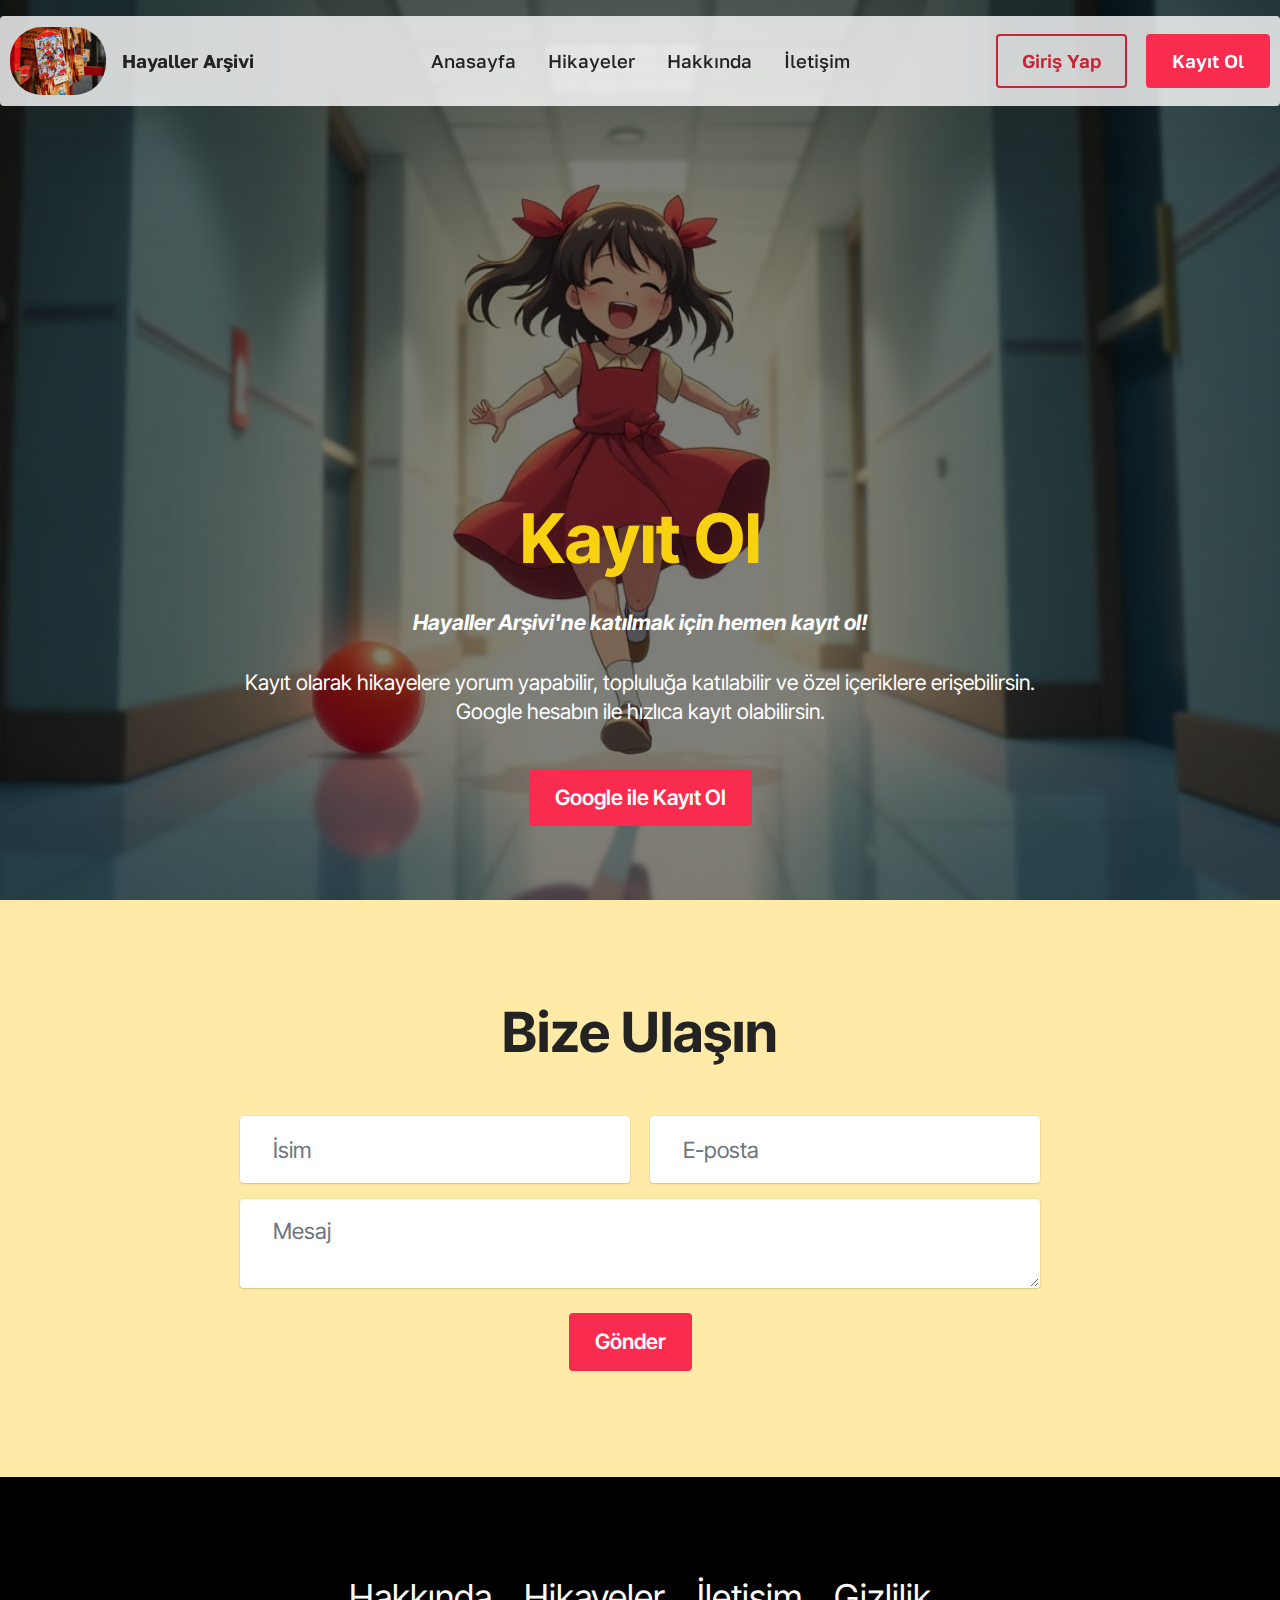
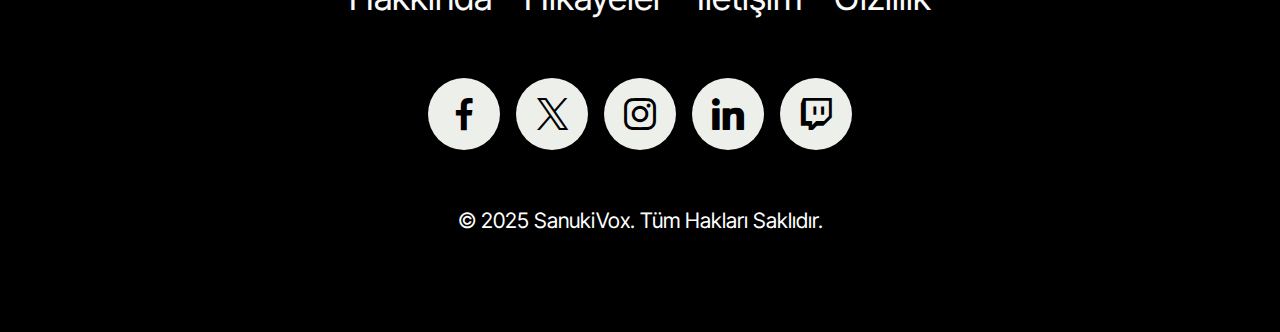
<file: kayit.html>
<!DOCTYPE html>
<html>
<head>
  <meta charset="UTF-8">
  <meta http-equiv="X-UA-Compatible" content="IE=edge">
  <meta name="generator" content="Mobirise v5.9.24, mobirise.com">
  <meta name="viewport" content="width=device-width, initial-scale=1, minimum-scale=1">
  <link rel="shortcut icon" href="assets/images/photo-1625189659340-887baac3ea32.jpeg" type="image/x-icon">
  <meta name="description" content="Kayıt ol ve hikayelere, topluluğa katıl!">
  <title>Kayıt Ol - Hayaller Arşivi</title>
  <link rel="stylesheet" href="assets/web/assets/mobirise-icons2/mobirise2.css">
  <link rel="stylesheet" href="assets/bootstrap/css/bootstrap.min.css">
  <link rel="stylesheet" href="assets/bootstrap/css/bootstrap-grid.min.css">
  <link rel="stylesheet" href="assets/bootstrap/css/bootstrap-reboot.min.css">
  <link rel="stylesheet" href="assets/parallax/jarallax.css">
  <link rel="stylesheet" href="assets/dropdown/css/style.css">
  <link rel="stylesheet" href="assets/socicon/css/styles.css">
  <link rel="stylesheet" href="assets/theme/css/style.css">
  <link rel="preload" href="https://fonts.googleapis.com/css?family=Inter+Tight:100,200,300,400,500,600,700,800,900,100i,200i,300i,400i,500i,600i,700i,800i,900i&display=swap" as="style" onload="this.onload=null;this.rel='stylesheet'">
  <noscript><link rel="stylesheet" href="https://fonts.googleapis.com/css?family=Inter+Tight:100,200,300,400,500,600,700,800,900,100i,200i,300i,400i,500i,600i,700i,800i,900i&display=swap"></noscript>
  <link rel="preload" href="https://fonts.googleapis.com/css2?family=Golos+Text:wght@400;700&display=swap&display=swap" as="style" onload="this.onload=null;this.rel='stylesheet'">
  <noscript><link rel="stylesheet" href="https://fonts.googleapis.com/css2?family=Golos+Text:wght@400;700&display=swap&display=swap"></noscript>
  <link rel="preload" as="style" href="assets/mobirise/css/mbr-additional.css?v=YKpPNG"><link rel="stylesheet" href="assets/mobirise/css/mbr-additional.css?v=YKpPNG" type="text/css">
</head>
<body>
  <section data-bs-version="5.1" class="menu menu2 cid-uBylS8TlES" once="menu" id="menu-5-uBylS8TlES">
    <nav class="navbar navbar-dropdown navbar-fixed-top navbar-expand-lg">
      <div class="container">
        <div class="navbar-brand">
          <span class="navbar-logo">
            <a href="index.html">
              <img src="assets/images/photo-1625189659340-887baac3ea32.jpeg" alt="Kelimelerle hayallerin gerçeğe dönüştüğü dünyaya hoş geldiniz!" style="height: 4.3rem;">
            </a>
          </span>
          <span class="navbar-caption-wrap"><a class="navbar-caption text-black text-primary display-4" href="page4.html">Hayaller Arşivi</a></span>
        </div>
        <button class="navbar-toggler" type="button" data-toggle="collapse" data-bs-toggle="collapse" data-target="#navbarSupportedContent" data-bs-target="#navbarSupportedContent" aria-controls="navbarNavAltMarkup" aria-expanded="false" aria-label="Toggle navigation">
          <div class="hamburger">
            <span></span>
            <span></span>
            <span></span>
            <span></span>
          </div>
        </button>
        <div class="collapse navbar-collapse" id="navbarSupportedContent">
          <ul class="navbar-nav nav-dropdown" data-app-modern-menu="true">
            <li class="nav-item">
              <a class="nav-link link text-black text-primary display-4" href="index.html">Anasayfa</a>
            </li>
            <li class="nav-item">
              <a class="nav-link link text-black text-primary display-4" href="page1.html" aria-expanded="false">Hikayeler</a>
            </li>
            <li class="nav-item">
              <a class="nav-link link text-black text-primary display-4" href="page2.html">Hakkında</a>
            </li>
            <li class="nav-item">
              <a class="nav-link link text-black text-primary display-4" href="page3.html">İletişim</a>
            </li>
          </ul>
          <div class="navbar-buttons mbr-section-btn">
            <a class="btn btn-danger-outline display-4" href="giris.html">Giriş Yap</a>
            <a class="btn btn-primary display-4" href="kayit.html">Kayıt Ol</a>
          </div>
        </div>
      </div>
    </nav>
  </section>

  <section data-bs-version="5.1" class="header18 cid-uBylS8UWqL mbr-fullscreen mbr-parallax-background" id="hero-16-uBylS8UWqL">
    <div class="mbr-overlay" style="opacity: 0.5; background-color: rgb(0, 0, 0);"></div>
    <div class="container-fluid">
      <div class="row">
        <div class="content-wrap col-12 col-md-12">
          <h1 class="mbr-section-title mbr-fonts-style mbr-white mb-4 display-1">
            <strong>Kayıt Ol</strong></h1>
          <p class="mbr-fonts-style mbr-text mbr-white mb-4 display-7">
            <strong><em>Hayaller Arşivi'ne katılmak için hemen kayıt ol!</em></strong><br><br>
            Kayıt olarak hikayelere yorum yapabilir, topluluğa katılabilir ve özel içeriklere erişebilirsin.<br>
            Google hesabın ile hızlıca kayıt olabilirsin.
          </p>
          <div class="mbr-section-btn">
            <a class="btn btn-primary display-7" href="#" id="google-signup-btn">Google ile Kayıt Ol</a>
          </div>
        </div>
      </div>
    </div>
  </section>

  <section data-bs-version="5.1" class="form5 cid-uBylS8Yo8T" id="contact-form-2-uBylS8Yo8T">
    <div class="container">
      <div class="row justify-content-center">
        <div class="col-12 content-head">
          <div class="mbr-section-head mb-5">
            <h3 class="mbr-section-title mbr-fonts-style align-center mb-0 display-2">
              <strong>Bize Ulaşın</strong></h3>
          </div>
        </div>
      </div>
      <div class="row justify-content-center">
        <div class="col-lg-8 mx-auto mbr-form" data-form-type="formoid">
          <form action="https://mobirise.eu/" method="POST" class="mbr-form form-with-styler" data-form-title="Form Name">
            <div class="row">
              <div hidden="hidden" data-form-alert="" class="alert alert-success col-12">Formu doldurduğunuz için teşekkürler!</div>
              <div hidden="hidden" data-form-alert-danger="" class="alert alert-danger col-12">
                Oops...! bir sorun oluştu!
              </div>
            </div>
            <div class="dragArea row">
              <div class="col-md col-sm-12 form-group mb-3" data-for="name">
                <input type="text" name="name" placeholder="İsim" data-form-field="name" class="form-control" value="">
              </div>
              <div class="col-md col-sm-12 form-group mb-3" data-for="email">
                <input type="email" name="email" placeholder="E-posta" data-form-field="email" class="form-control" value="">
              </div>
              <div class="col-12 form-group mb-3" data-for="textarea">
                <textarea name="textarea" placeholder="Mesaj" data-form-field="textarea" class="form-control"></textarea>
              </div>
              <div class="col-lg-12 col-md-12 col-sm-12 align-center mbr-section-btn">
                <button type="submit" class="btn btn-primary display-7">Gönder</button>
              </div>
            </div>
          </form>
        </div>
      </div>
    </div>
  </section>

  <section data-bs-version="5.1" class="footer3 cid-uH7bP1e91z" once="footers" id="footer03-1q">
    <div class="container">
      <div class="row">
        <div class="row-links">
          <ul class="header-menu">
            <li class="header-menu-item mbr-fonts-style display-5"><a href="page2.html" class="text-white text-primary">Hakkında</a></li>
            <li class="header-menu-item mbr-fonts-style display-5"><a href="page1.html" class="text-white text-primary">Hikayeler</a></li>
            <li class="header-menu-item mbr-fonts-style display-5"><a href="page3.html" class="text-white text-primary">İletişim</a></li>
            <li class="header-menu-item mbr-fonts-style display-5"><a href="index.html" class="text-white text-primary">Gizlilik</a></li>
          </ul>
        </div>
        <div class="col-12 mt-4">
          <div class="social-row">
            <div class="soc-item">
              <a href="https://mobiri.se/" target="_blank">
                <span class="mbr-iconfont socicon socicon-facebook display-7"></span>
              </a>
            </div>
            <div class="soc-item">
              <a href="https://mobiri.se/" target="_blank">
                <span class="mbr-iconfont socicon-twitter socicon"></span>
              </a>
            </div>
            <div class="soc-item">
              <a href="https://mobiri.se/" target="_blank">
                <span class="mbr-iconfont socicon-instagram socicon"></span>
              </a>
            </div>
            <div class="soc-item">
              <a href="https://mobiri.se/" target="_blank">
                <span class="mbr-iconfont socicon socicon-linkedin"></span>
              </a>
            </div>
            <div class="soc-item">
              <a href="https://mobiri.se/" target="_blank">
                <span class="mbr-iconfont socicon socicon-twitch"></span>
              </a>
            </div>
          </div>
        </div>
        <div class="col-12 mt-5">
          <p class="mbr-fonts-style copyright display-7">© 2025 SanukiVox. Tüm Hakları Saklıdır.</p>
        </div>
      </div>
    </div>
  </section>
  <!-- Google ile kayıt için JS entegrasyonu eklemek için aşağıya script ekleyebilirsiniz -->
  <!-- <script src="assets/js/kayit.js"></script> -->
</body>
</html>
</file>
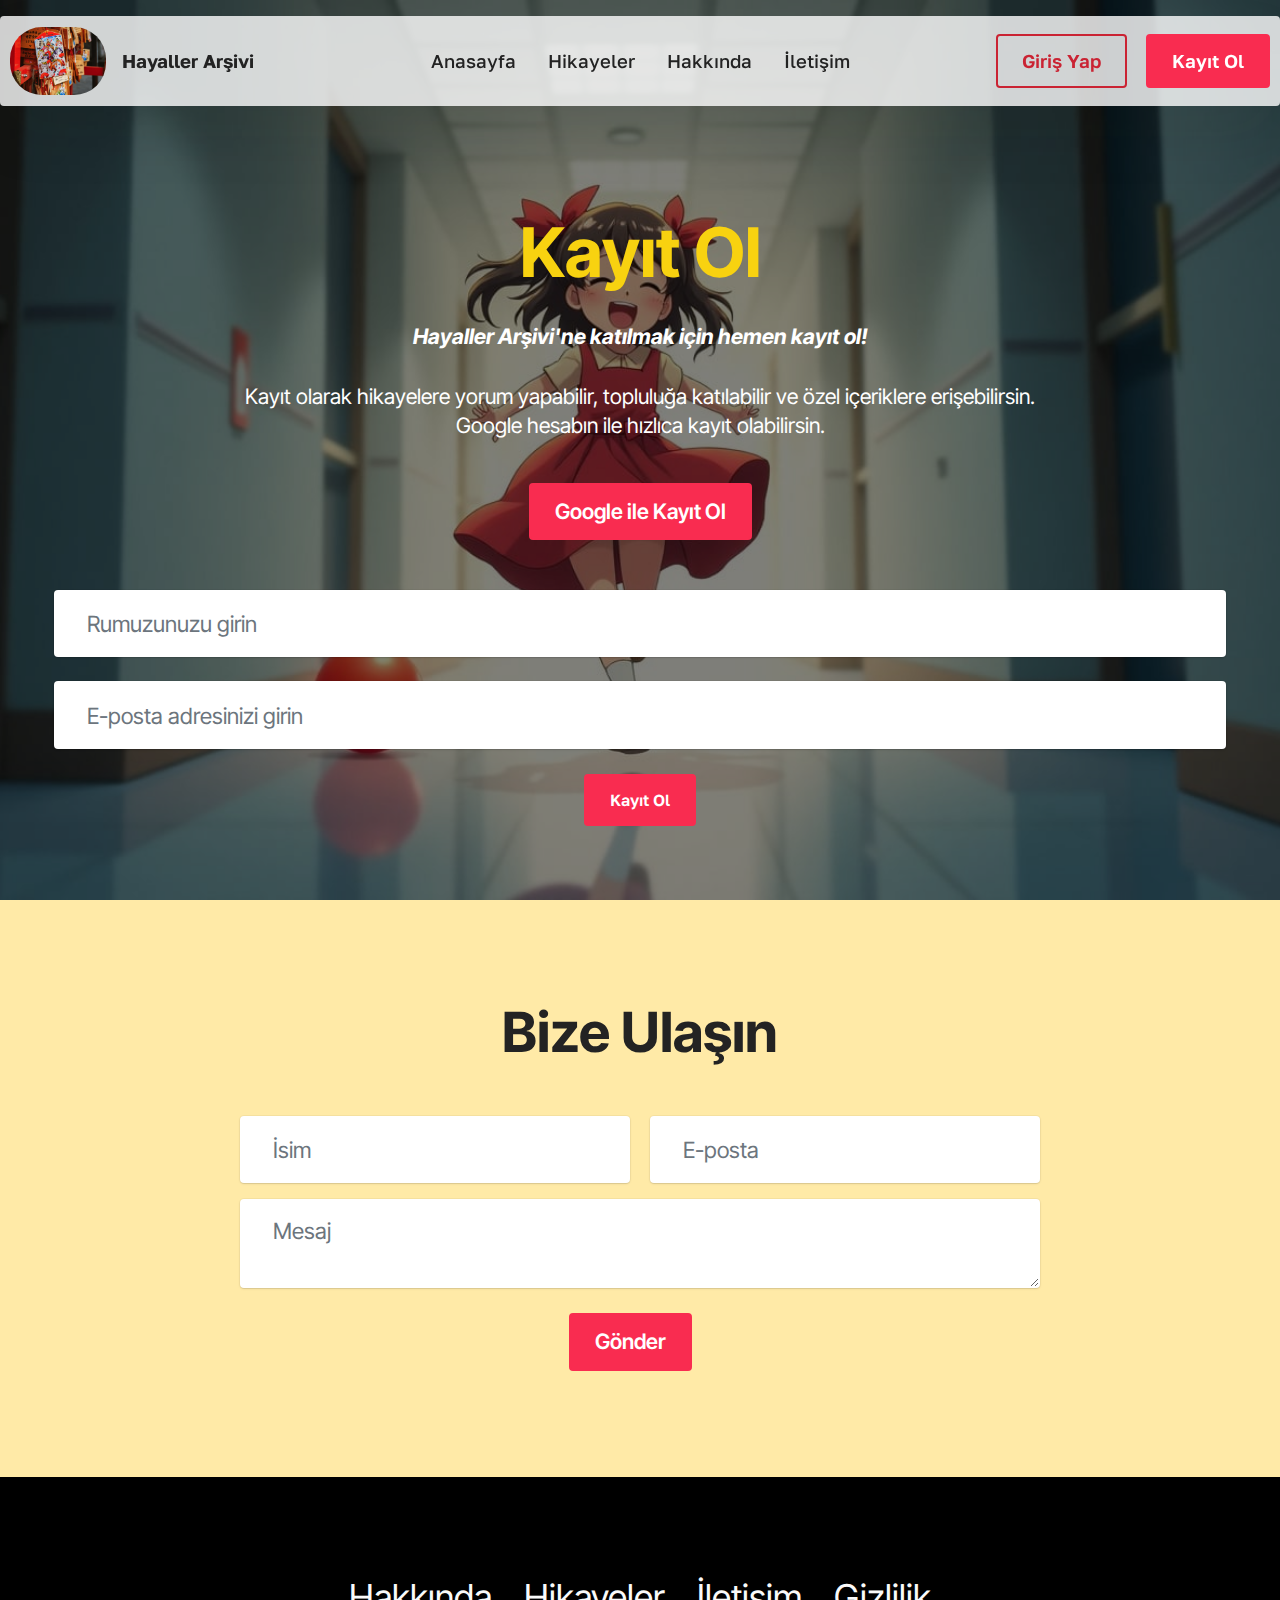
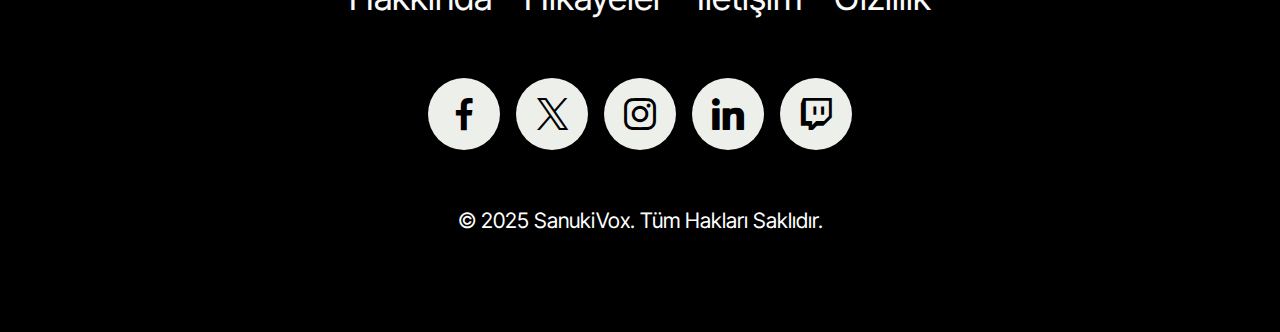
<file: kayittr.html>
<!DOCTYPE html>
<html>
<head>
  <meta charset="UTF-8">
  <meta http-equiv="X-UA-Compatible" content="IE=edge">
  <meta name="generator" content="Mobirise v5.9.24, mobirise.com">
  <meta name="viewport" content="width=device-width, initial-scale=1, minimum-scale=1">
  <link rel="shortcut icon" href="assets/images/photo-1625189659340-887baac3ea32.jpeg" type="image/x-icon">
  <meta name="description" content="Kayıt ol ve hikayelere, topluluğa katıl!">
  <title>Kayıt Ol - Hayaller Arşivi</title>
  <link rel="stylesheet" href="assets/web/assets/mobirise-icons2/mobirise2.css">
  <link rel="stylesheet" href="assets/bootstrap/css/bootstrap.min.css">
  <link rel="stylesheet" href="assets/bootstrap/css/bootstrap-grid.min.css">
  <link rel="stylesheet" href="assets/bootstrap/css/bootstrap-reboot.min.css">
  <link rel="stylesheet" href="assets/parallax/jarallax.css">
  <link rel="stylesheet" href="assets/dropdown/css/style.css">
  <link rel="stylesheet" href="assets/socicon/css/styles.css">
  <link rel="stylesheet" href="assets/theme/css/style.css">
  <link rel="preload" href="https://fonts.googleapis.com/css?family=Inter+Tight:100,200,300,400,500,600,700,800,900,100i,200i,300i,400i,500i,600i,700i,800i,900i&display=swap" as="style" onload="this.onload=null;this.rel='stylesheet'">
  <noscript><link rel="stylesheet" href="https://fonts.googleapis.com/css?family=Inter+Tight:100,200,300,400,500,600,700,800,900,100i,200i,300i,400i,500i,600i,700i,800i,900i&display=swap"></noscript>
  <link rel="preload" href="https://fonts.googleapis.com/css2?family=Golos+Text:wght@400;700&display=swap&display=swap" as="style" onload="this.onload=null;this.rel='stylesheet'">
  <noscript><link rel="stylesheet" href="https://fonts.googleapis.com/css2?family=Golos+Text:wght@400;700&display=swap&display=swap"></noscript>
  <link rel="preload" as="style" href="assets/mobirise/css/mbr-additional.css?v=YKpPNG"><link rel="stylesheet" href="assets/mobirise/css/mbr-additional.css?v=YKpPNG" type="text/css">
</head>
<body>
  <section data-bs-version="5.1" class="menu menu2 cid-uBylS8TlES" once="menu" id="menu-5-uBylS8TlES">
    <nav class="navbar navbar-dropdown navbar-fixed-top navbar-expand-lg">
      <div class="container">
        <div class="navbar-brand">
          <span class="navbar-logo">
            <a href="index.html">
              <img src="assets/images/photo-1625189659340-887baac3ea32.jpeg" alt="Kelimelerle hayallerin gerçeğe dönüştüğü dünyaya hoş geldiniz!" style="height: 4.3rem;">
            </a>
          </span>
          <span class="navbar-caption-wrap"><a class="navbar-caption text-black text-primary display-4" href="page4.html">Hayaller Arşivi</a></span>
        </div>
        <button class="navbar-toggler" type="button" data-toggle="collapse" data-bs-toggle="collapse" data-target="#navbarSupportedContent" data-bs-target="#navbarSupportedContent" aria-controls="navbarNavAltMarkup" aria-expanded="false" aria-label="Toggle navigation">
          <div class="hamburger">
            <span></span>
            <span></span>
            <span></span>
            <span></span>
          </div>
        </button>
        <div class="collapse navbar-collapse" id="navbarSupportedContent">
          <ul class="navbar-nav nav-dropdown" data-app-modern-menu="true">
            <li class="nav-item">
              <a class="nav-link link text-black text-primary display-4" href="index.html">Anasayfa</a>
            </li>
            <li class="nav-item">
              <a class="nav-link link text-black text-primary display-4" href="page1.html" aria-expanded="false">Hikayeler</a>
            </li>
            <li class="nav-item">
              <a class="nav-link link text-black text-primary display-4" href="page2.html">Hakkında</a>
            </li>
            <li class="nav-item">
              <a class="nav-link link text-black text-primary display-4" href="page3.html">İletişim</a>
            </li>
          </ul>
          <div class="navbar-buttons mbr-section-btn">
            <a class="btn btn-danger-outline display-4" href="giris.html">Giriş Yap</a>
            <a class="btn btn-primary display-4" href="kayit.html">Kayıt Ol</a>
          </div>
        </div>
      </div>
    </nav>
  </section>

  <section data-bs-version="5.1" class="header18 cid-uBylS8UWqL mbr-fullscreen mbr-parallax-background" id="hero-16-uBylS8UWqL">
    <div class="mbr-overlay" style="opacity: 0.5; background-color: rgb(0, 0, 0);"></div>
    <div class="container-fluid">
      <div class="row">
        <div class="content-wrap col-12 col-md-12">
          <h1 class="mbr-section-title mbr-fonts-style mbr-white mb-4 display-1">
            <strong>Kayıt Ol</strong></h1>
          <p class="mbr-fonts-style mbr-text mbr-white mb-4 display-7">
            <strong><em>Hayaller Arşivi'ne katılmak için hemen kayıt ol!</em></strong><br><br>
            Kayıt olarak hikayelere yorum yapabilir, topluluğa katılabilir ve özel içeriklere erişebilirsin.<br>
            Google hesabın ile hızlıca kayıt olabilirsin.
          </p>
          <div class="mbr-section-btn">
            <a class="btn btn-primary display-7" href="#" id="google-signup-btn">Google ile Kayıt Ol</a>
            <!-- Rumuz ve e-posta ile kayıt formu -->
<form action="kayit-ol.php" method="POST" style="margin-top: 32px;">
  <div class="mb-3">
    <label for="nickname" class="form-label">Rumuz</label>
    <input type="text" class="form-control" id="nickname" name="nickname" placeholder="Rumuzunuzu girin" required>
  </div>
  <div class="mb-3">
    <label for="email" class="form-label">E-posta</label>
    <input type="email" class="form-control" id="email" name="email" placeholder="E-posta adresinizi girin" required>
  </div>
  <button type="submit" class="btn btn-primary">Kayıt Ol</button>
</form>
          </div>
        </div>
      </div>
    </div>
  </section>

  <section data-bs-version="5.1" class="form5 cid-uBylS8Yo8T" id="contact-form-2-uBylS8Yo8T">
    <div class="container">
      <div class="row justify-content-center">
        <div class="col-12 content-head">
          <div class="mbr-section-head mb-5">
            <h3 class="mbr-section-title mbr-fonts-style align-center mb-0 display-2">
              <strong>Bize Ulaşın</strong></h3>
          </div>
        </div>
      </div>
      <div class="row justify-content-center">
        <div class="col-lg-8 mx-auto mbr-form" data-form-type="formoid">
          <form action="https://mobirise.eu/" method="POST" class="mbr-form form-with-styler" data-form-title="Form Name">
            <div class="row">
              <div hidden="hidden" data-form-alert="" class="alert alert-success col-12">Formu doldurduğunuz için teşekkürler!</div>
              <div hidden="hidden" data-form-alert-danger="" class="alert alert-danger col-12">
                Oops...! bir sorun oluştu!
              </div>
            </div>
            <div class="dragArea row">
              <div class="col-md col-sm-12 form-group mb-3" data-for="name">
                <input type="text" name="name" placeholder="İsim" data-form-field="name" class="form-control" value="">
              </div>
              <div class="col-md col-sm-12 form-group mb-3" data-for="email">
                <input type="email" name="email" placeholder="E-posta" data-form-field="email" class="form-control" value="">
              </div>
              <div class="col-12 form-group mb-3" data-for="textarea">
                <textarea name="textarea" placeholder="Mesaj" data-form-field="textarea" class="form-control"></textarea>
              </div>
              <div class="col-lg-12 col-md-12 col-sm-12 align-center mbr-section-btn">
                <button type="submit" class="btn btn-primary display-7">Gönder</button>
              </div>
            </div>
          </form>
        </div>
      </div>
    </div>
  </section>

  <section data-bs-version="5.1" class="footer3 cid-uH7bP1e91z" once="footers" id="footer03-1q">
    <div class="container">
      <div class="row">
        <div class="row-links">
          <ul class="header-menu">
            <li class="header-menu-item mbr-fonts-style display-5"><a href="page2.html" class="text-white text-primary">Hakkında</a></li>
            <li class="header-menu-item mbr-fonts-style display-5"><a href="page1.html" class="text-white text-primary">Hikayeler</a></li>
            <li class="header-menu-item mbr-fonts-style display-5"><a href="page3.html" class="text-white text-primary">İletişim</a></li>
            <li class="header-menu-item mbr-fonts-style display-5"><a href="index.html" class="text-white text-primary">Gizlilik</a></li>
          </ul>
        </div>
        <div class="col-12 mt-4">
          <div class="social-row">
            <div class="soc-item">
              <a href="https://mobiri.se/" target="_blank">
                <span class="mbr-iconfont socicon socicon-facebook display-7"></span>
              </a>
            </div>
            <div class="soc-item">
              <a href="https://mobiri.se/" target="_blank">
                <span class="mbr-iconfont socicon-twitter socicon"></span>
              </a>
            </div>
            <div class="soc-item">
              <a href="https://mobiri.se/" target="_blank">
                <span class="mbr-iconfont socicon-instagram socicon"></span>
              </a>
            </div>
            <div class="soc-item">
              <a href="https://mobiri.se/" target="_blank">
                <span class="mbr-iconfont socicon socicon-linkedin"></span>
              </a>
            </div>
            <div class="soc-item">
              <a href="https://mobiri.se/" target="_blank">
                <span class="mbr-iconfont socicon socicon-twitch"></span>
              </a>
            </div>
          </div>
        </div>
        <div class="col-12 mt-5">
          <p class="mbr-fonts-style copyright display-7">© 2025 SanukiVox. Tüm Hakları Saklıdır.</p>
        </div>
      </div>
    </div>
  </section>
  <!-- Google ile kayıt için JS entegrasyonu eklemek için aşağıya script ekleyebilirsiniz -->
  <!-- <script src="assets/js/kayit.js"></script> -->
</body>
</html>
</file>
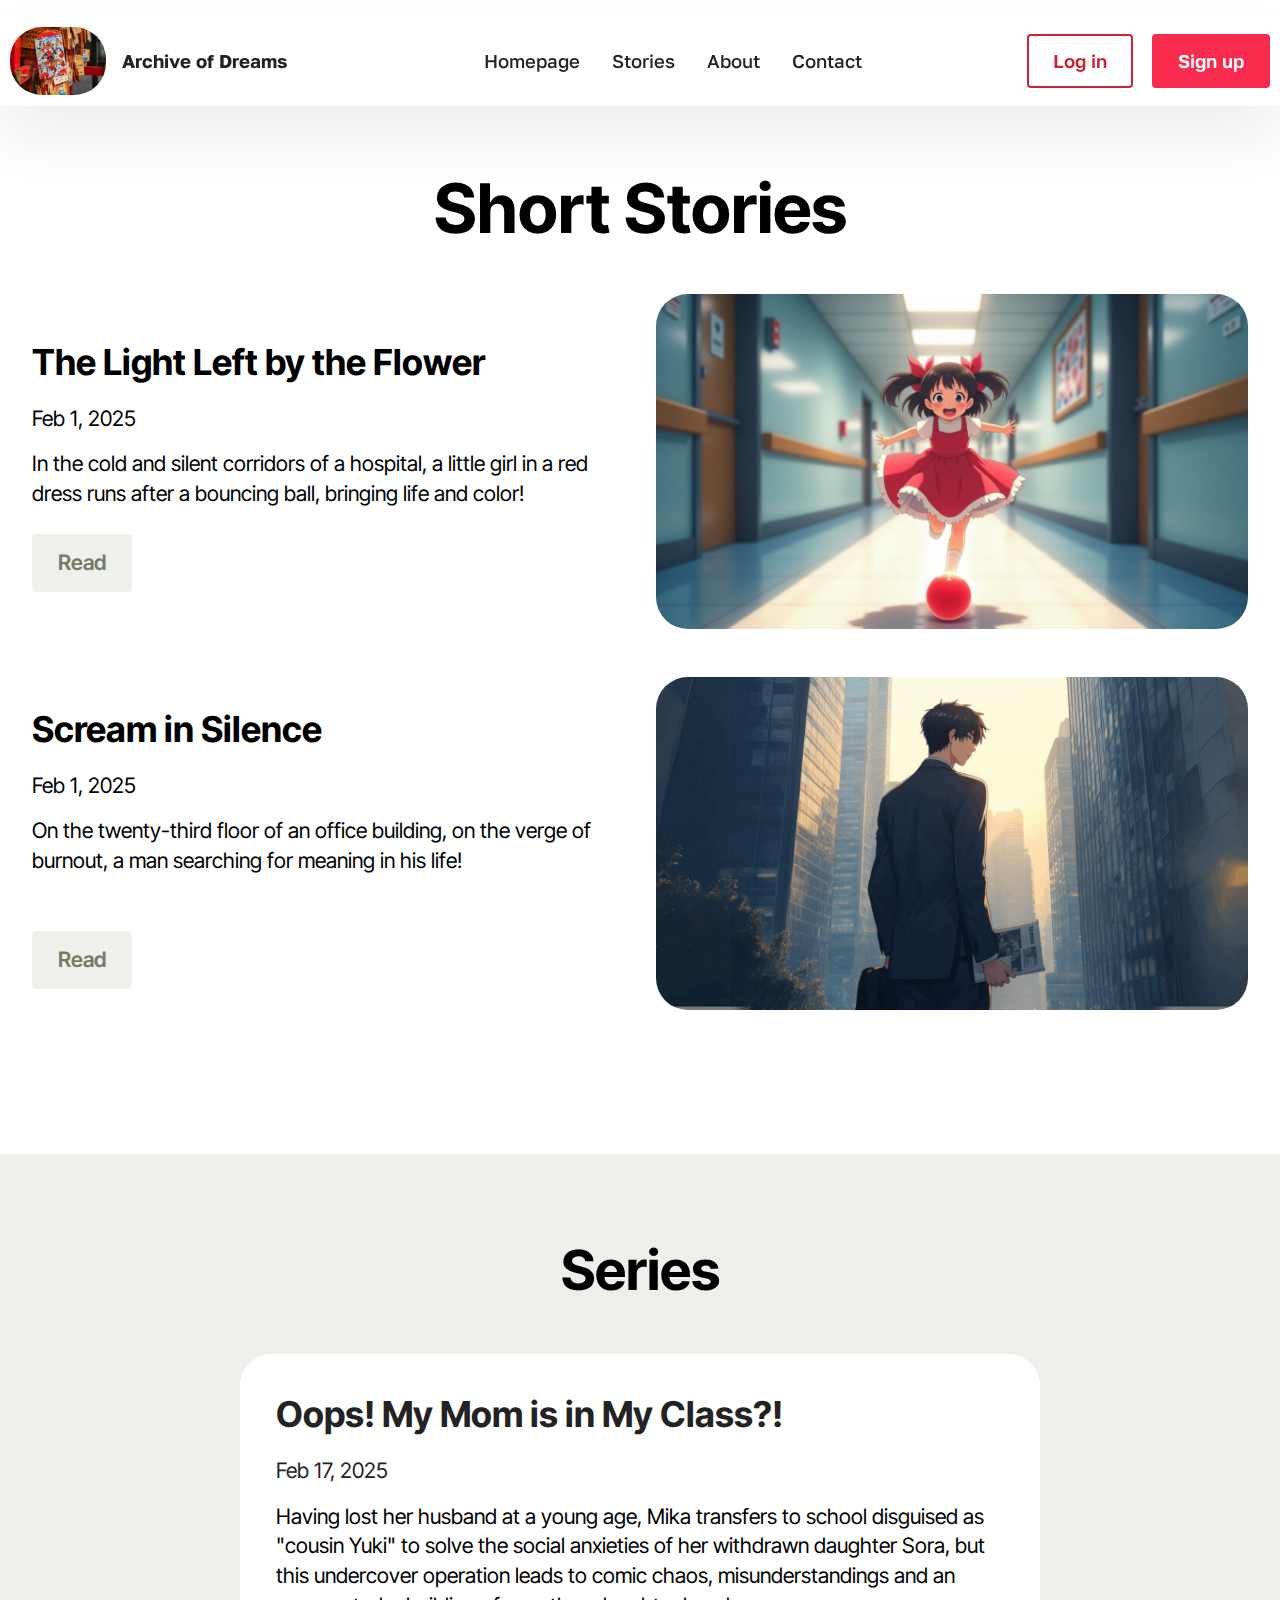
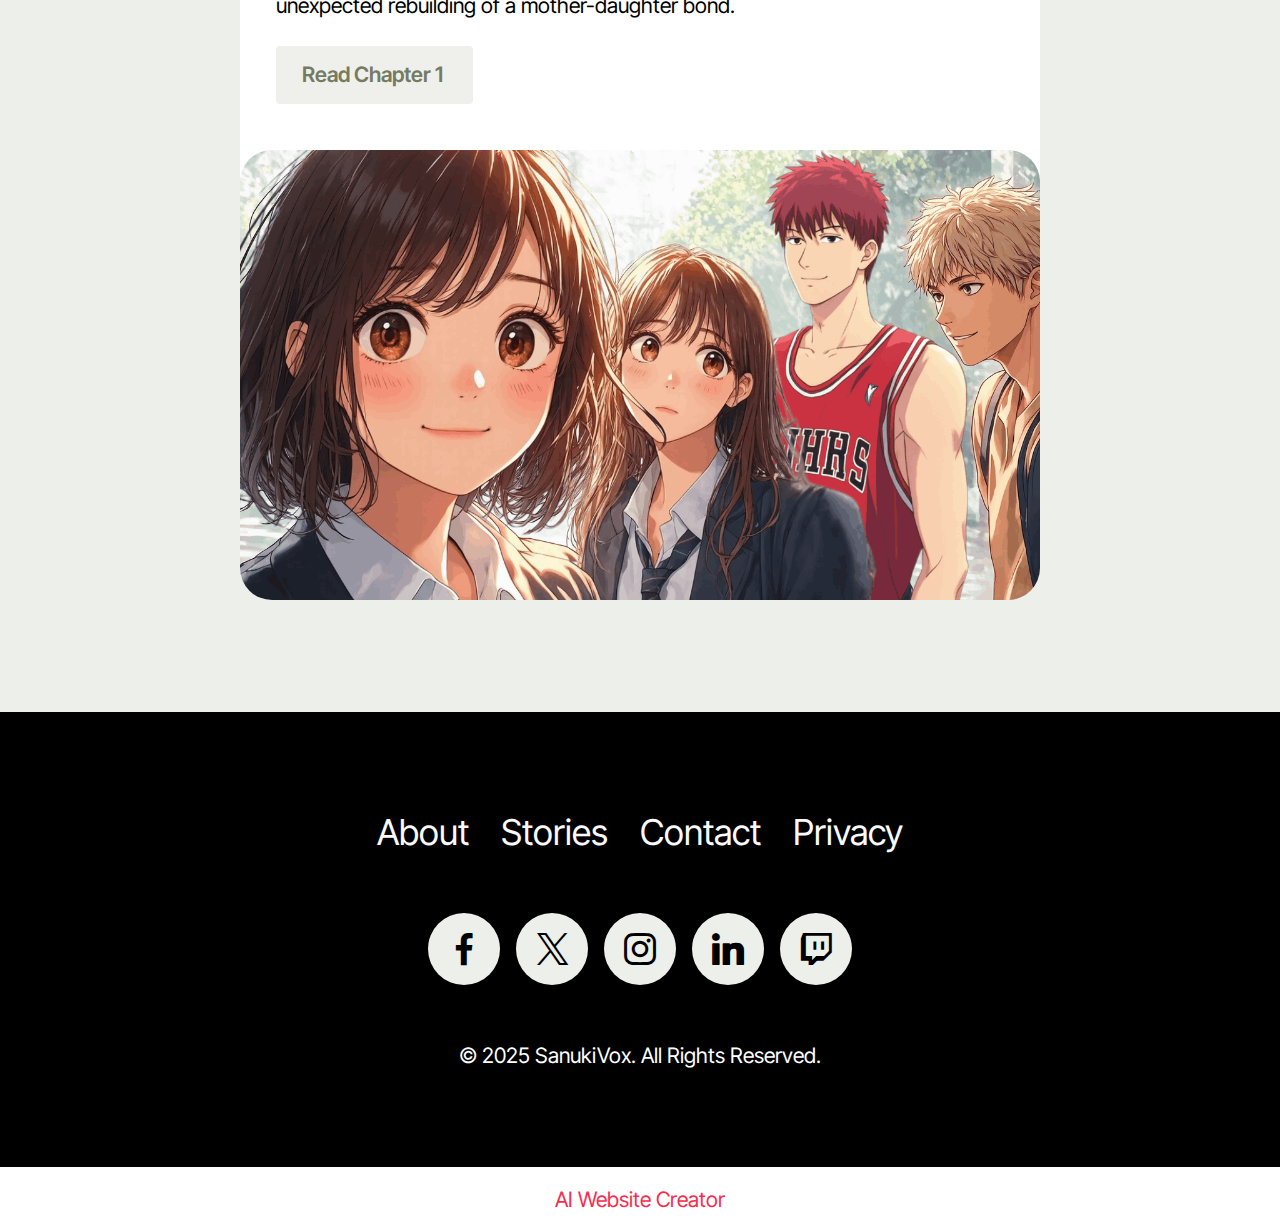
<file: page1.html>
<!DOCTYPE html>
<html  >
<head>
  <!-- Site made with Mobirise Website Builder v5.9.24, https://mobirise.com -->
  <meta charset="UTF-8">
  <meta http-equiv="X-UA-Compatible" content="IE=edge">
  <meta name="generator" content="Mobirise v5.9.24, mobirise.com">
  <meta name="viewport" content="width=device-width, initial-scale=1, minimum-scale=1">
  <link rel="shortcut icon" href="assets/images/photo-1625189659340-887baac3ea32.jpeg" type="image/x-icon">
  <meta name="description" content="">
  
  
  <title>Stories</title>
  <link rel="stylesheet" href="assets/web/assets/mobirise-icons2/mobirise2.css">
  <link rel="stylesheet" href="assets/bootstrap/css/bootstrap.min.css">
  <link rel="stylesheet" href="assets/bootstrap/css/bootstrap-grid.min.css">
  <link rel="stylesheet" href="assets/bootstrap/css/bootstrap-reboot.min.css">
  <link rel="stylesheet" href="assets/dropdown/css/style.css">
  <link rel="stylesheet" href="assets/socicon/css/styles.css">
  <link rel="stylesheet" href="assets/theme/css/style.css">
  <link rel="preload" href="https://fonts.googleapis.com/css?family=Inter+Tight:100,200,300,400,500,600,700,800,900,100i,200i,300i,400i,500i,600i,700i,800i,900i&display=swap" as="style" onload="this.onload=null;this.rel='stylesheet'">
  <noscript><link rel="stylesheet" href="https://fonts.googleapis.com/css?family=Inter+Tight:100,200,300,400,500,600,700,800,900,100i,200i,300i,400i,500i,600i,700i,800i,900i&display=swap"></noscript>
  <link rel="preload" href="https://fonts.googleapis.com/css2?family=Golos+Text:wght@400;700&display=swap&display=swap" as="style" onload="this.onload=null;this.rel='stylesheet'">
  <noscript><link rel="stylesheet" href="https://fonts.googleapis.com/css2?family=Golos+Text:wght@400;700&display=swap&display=swap"></noscript>
  <link rel="preload" as="style" href="assets/mobirise/css/mbr-additional.css?v=88WVGG"><link rel="stylesheet" href="assets/mobirise/css/mbr-additional.css?v=88WVGG" type="text/css">

  
  
  
</head>
<body>
  
  <section data-bs-version="5.1" class="menu menu2 cid-uBylS8TlES" once="menu" id="menu02-3">
	

	<nav class="navbar navbar-dropdown navbar-fixed-top navbar-expand-lg">
		<div class="container">
			<div class="navbar-brand">
				<span class="navbar-logo">
					<a href="index.html">
						<img src="assets/images/photo-1625189659340-887baac3ea32.jpeg" alt="Welcome to the world where dreams come true with words!" style="height: 4.3rem;">
					</a>
				</span>
				<span class="navbar-caption-wrap"><a class="navbar-caption text-black text-primary display-4" href="page4.html">Archive of Dreams</a></span>
			</div>
			<button class="navbar-toggler" type="button" data-toggle="collapse" data-bs-toggle="collapse" data-target="#navbarSupportedContent" data-bs-target="#navbarSupportedContent" aria-controls="navbarNavAltMarkup" aria-expanded="false" aria-label="Toggle navigation">
				<div class="hamburger">
					<span></span>
					<span></span>
					<span></span>
					<span></span>
				</div>
			</button>
			<div class="collapse navbar-collapse" id="navbarSupportedContent">
				<ul class="navbar-nav nav-dropdown" data-app-modern-menu="true"><li class="nav-item">
						<a class="nav-link link text-black text-primary display-4" href="index.html">Homepage</a>
					</li>
					<li class="nav-item">
						<a class="nav-link link text-black text-primary display-4" href="page1.html" aria-expanded="false">Stories</a>
					</li>
					<li class="nav-item">
						<a class="nav-link link text-black text-primary display-4" href="page2.html">About</a>
					</li><li class="nav-item"><a class="nav-link link text-black text-primary display-4" href="page3.html">Contact</a></li></ul>
				
				<div class="navbar-buttons mbr-section-btn"><a class="btn btn-danger-outline display-4" href="https://mobiri.se">Log in</a> <a class="btn btn-primary display-4" href="https://mobiri.se">Sign up</a></div>
			</div>
		</div>
	</nav>
</section>

<section data-bs-version="5.1" class="news05 cid-uBEmZxdG8n" id="news05-d">
  
  <div class="container">
    <div class="row justify-content-center">
      <div class="col-12 mb-5 content-head">
        <h3 class="mbr-section-title mbr-fonts-style align-center mb-0 display-1"><br><strong>Short Stories</strong></h3>
        
      </div>
    </div>
    <div class="row justify-content-center item features-without-image mb-5 active">
      <div class="col-12 col-lg-6">
        <a href="page5.html"><img class="w-100" src="assets/images/flux-dev-cinematic-keyframe13-anime-keyframe12-animate-a-dyna-2-1256x710.jpg" alt="" data-slide-to="2" data-bs-slide-to="2"></a>
      </div>
      <div class="col-12 col-lg item-wrapper">
        <h5 class="mbr-card-title mbr-fonts-style mt-3 mb-3 display-5"><strong>The Light Left by the Flower</strong></h5>
        <h6 class="mbr-card-subtitle mbr-fonts-style mt-0 mb-3 display-7">Feb 1, 2025
        </h6>
        <p class="mbr-text mbr-fonts-style mt-0 mb-3 display-7">In the cold and silent corridors of a hospital, a little girl in a red dress runs after a bouncing ball, bringing life and color!<br></p>
        <div class="mbr-section-btn"><a class="btn btn-white display-7" href="page4.html">Read</a></div>
      </div>
    </div><div class="row justify-content-center item features-without-image mb-5">
      <div class="col-12 col-lg-6">
        <a href="page5.html"><img class="w-100" src="assets/images/untitled-design-3-1256x707.png" alt="Mobirise Website Builder" data-slide-to="0" data-bs-slide-to="0"></a>
      </div>
      <div class="col-12 col-lg item-wrapper">
        <h5 class="mbr-card-title mbr-fonts-style mt-3 mb-3 display-5"><strong>Scream in Silence</strong></h5>
        <h6 class="mbr-card-subtitle mbr-fonts-style mt-0 mb-3 display-7">
          Feb 1, 2025
        </h6>
        <p class="mbr-text mbr-fonts-style mt-0 mb-3 display-7">On the twenty-third floor of an office building, on the verge of burnout, a man searching for meaning in his life!
<br>
<br>
        </p>
        <div class="mbr-section-btn"><a class="btn btn-white display-7" href="page5.html">Read</a></div>
      </div>
    </div>
    
  </div>
</section>

<section data-bs-version="5.1" class="news07 cid-uBF3jV648K" id="news07-g">
    
    <div class="container">
        <div class="col-12 mb-5 content-head">
            <h3 class="mbr-section-title mbr-fonts-style align-center mb-0 display-2">
                <strong>Series</strong></h3>
            
        </div>
        <div class="row justify-content-center ">
            <div class="col-12 col-lg-8">
                <div class="item features-without-image col-12 active">
                    <div class="item-wrapper card-wrapper">
                        <div class="card text-content">
                            <h5 class="mbr-card-title mbr-fonts-style mt-0 mb-3 display-5"><strong>Oops! My Mom is in My Class?!</strong></h5>
                            <h6 class="mbr-card-subtitle mbr-fonts-style mt-0 mb-3 display-7">Feb 17, 2025
                            </h6>
                            <p class="mbr-text mbr-fonts-style mt-0 mb-3 display-7">
                                Having lost her husband at a young age, Mika transfers to school disguised as "cousin Yuki" to solve the social anxieties of her withdrawn daughter Sora, but this undercover operation leads to comic chaos, misunderstandings and an unexpected rebuilding of a mother-daughter bond.
                            </p>
                            <div class="mbr-section-btn"><a class="btn btn-white display-7" href="page8.html">Read Chapter 1&nbsp;</a></div>
                        </div>
                        <div class="image-wrapper d-flex justify-content-center">
                            <img src="assets/images/untitled-design-1280x720.png" alt="Mobirise Website Builder" data-slide-to="1" data-bs-slide-to="1">
                        </div>
                    </div>
                </div>
            </div>
        </div>
    </div>
</section>

<section data-bs-version="5.1" class="footer3 cid-uH7bP1e91z" once="footers" id="footer03-1q">

        

    

    <div class="container">
        <div class="row">
            <div class="row-links">
                <ul class="header-menu">
                  
                  
                  
                  
                <li class="header-menu-item mbr-fonts-style display-5"><a href="page2.html" class="text-white text-primary">About</a></li><li class="header-menu-item mbr-fonts-style display-5"><a href="page1.html" class="text-white text-primary">Stories</a></li><li class="header-menu-item mbr-fonts-style display-5">
                    <a href="page3.html" class="text-white text-primary">Contact</a></li><li class="header-menu-item mbr-fonts-style display-5">
                    <a href="index.html" class="text-white text-primary">Privacy</a>
                  </li></ul>
              </div>

            <div class="col-12 mt-4">
                <div class="social-row">
                    <div class="soc-item">
                        <a href="https://mobiri.se/" target="_blank">
                            <span class="mbr-iconfont socicon socicon-facebook display-7"></span>
                        </a>
                    </div>
                    <div class="soc-item">
                        <a href="https://mobiri.se/" target="_blank">
                            <span class="mbr-iconfont socicon-twitter socicon"></span>
                        </a>
                    </div>
                    <div class="soc-item">
                        <a href="https://mobiri.se/" target="_blank">
                            <span class="mbr-iconfont socicon-instagram socicon"></span>
                        </a>
                    </div>
                    <div class="soc-item">
                        <a href="https://mobiri.se/" target="_blank">
                            <span class="mbr-iconfont socicon socicon-linkedin"></span>
                        </a>
                    </div>
                    <div class="soc-item">
                        <a href="https://mobiri.se/" target="_blank">
                            <span class="mbr-iconfont socicon socicon-twitch"></span>
                        </a>
                    </div>
                </div>
            </div>
            <div class="col-12 mt-5">
                <p class="mbr-fonts-style copyright display-7">© 2025 SanukiVox. All Rights Reserved.</p>
            </div>
        </div>
    </div>
</section><section class="display-7" style="padding: 0;align-items: center;justify-content: center;flex-wrap: wrap;    align-content: center;display: flex;position: relative;height: 4rem;"><a href="https://mobiri.se/3751055" style="flex: 1 1;height: 4rem;position: absolute;width: 100%;z-index: 1;"><img alt="" style="height: 4rem;" src="[data-uri]"></a><p style="margin: 0;text-align: center;" class="display-7">&#8204;</p><a style="z-index:1" href="https://mobirise.com/builder/ai-website-creator.html">AI Website Creator</a></section><script src="assets/bootstrap/js/bootstrap.bundle.min.js"></script>  <script src="assets/smoothscroll/smooth-scroll.js"></script>  <script src="assets/ytplayer/index.js"></script>  <script src="assets/dropdown/js/navbar-dropdown.js"></script>  <script src="assets/theme/js/script.js"></script>  
  
  
</body>
</html>
</file>
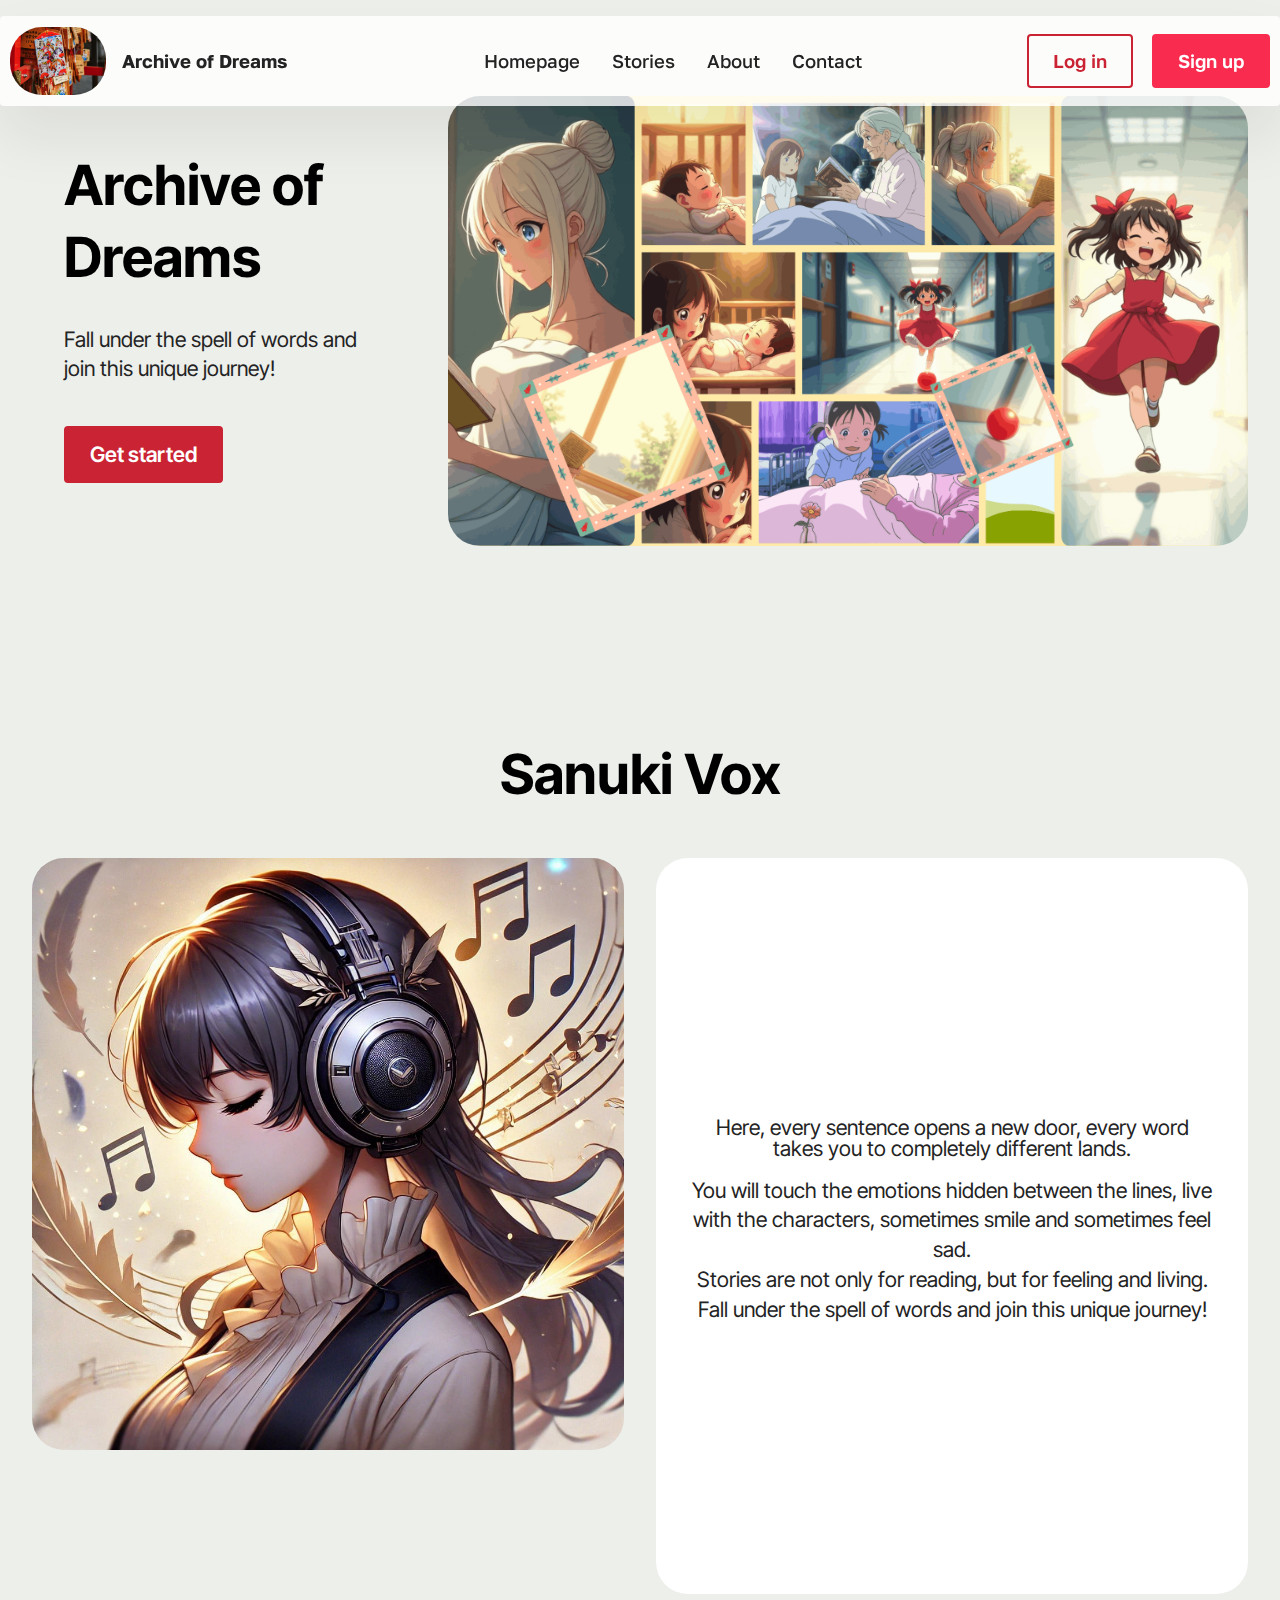
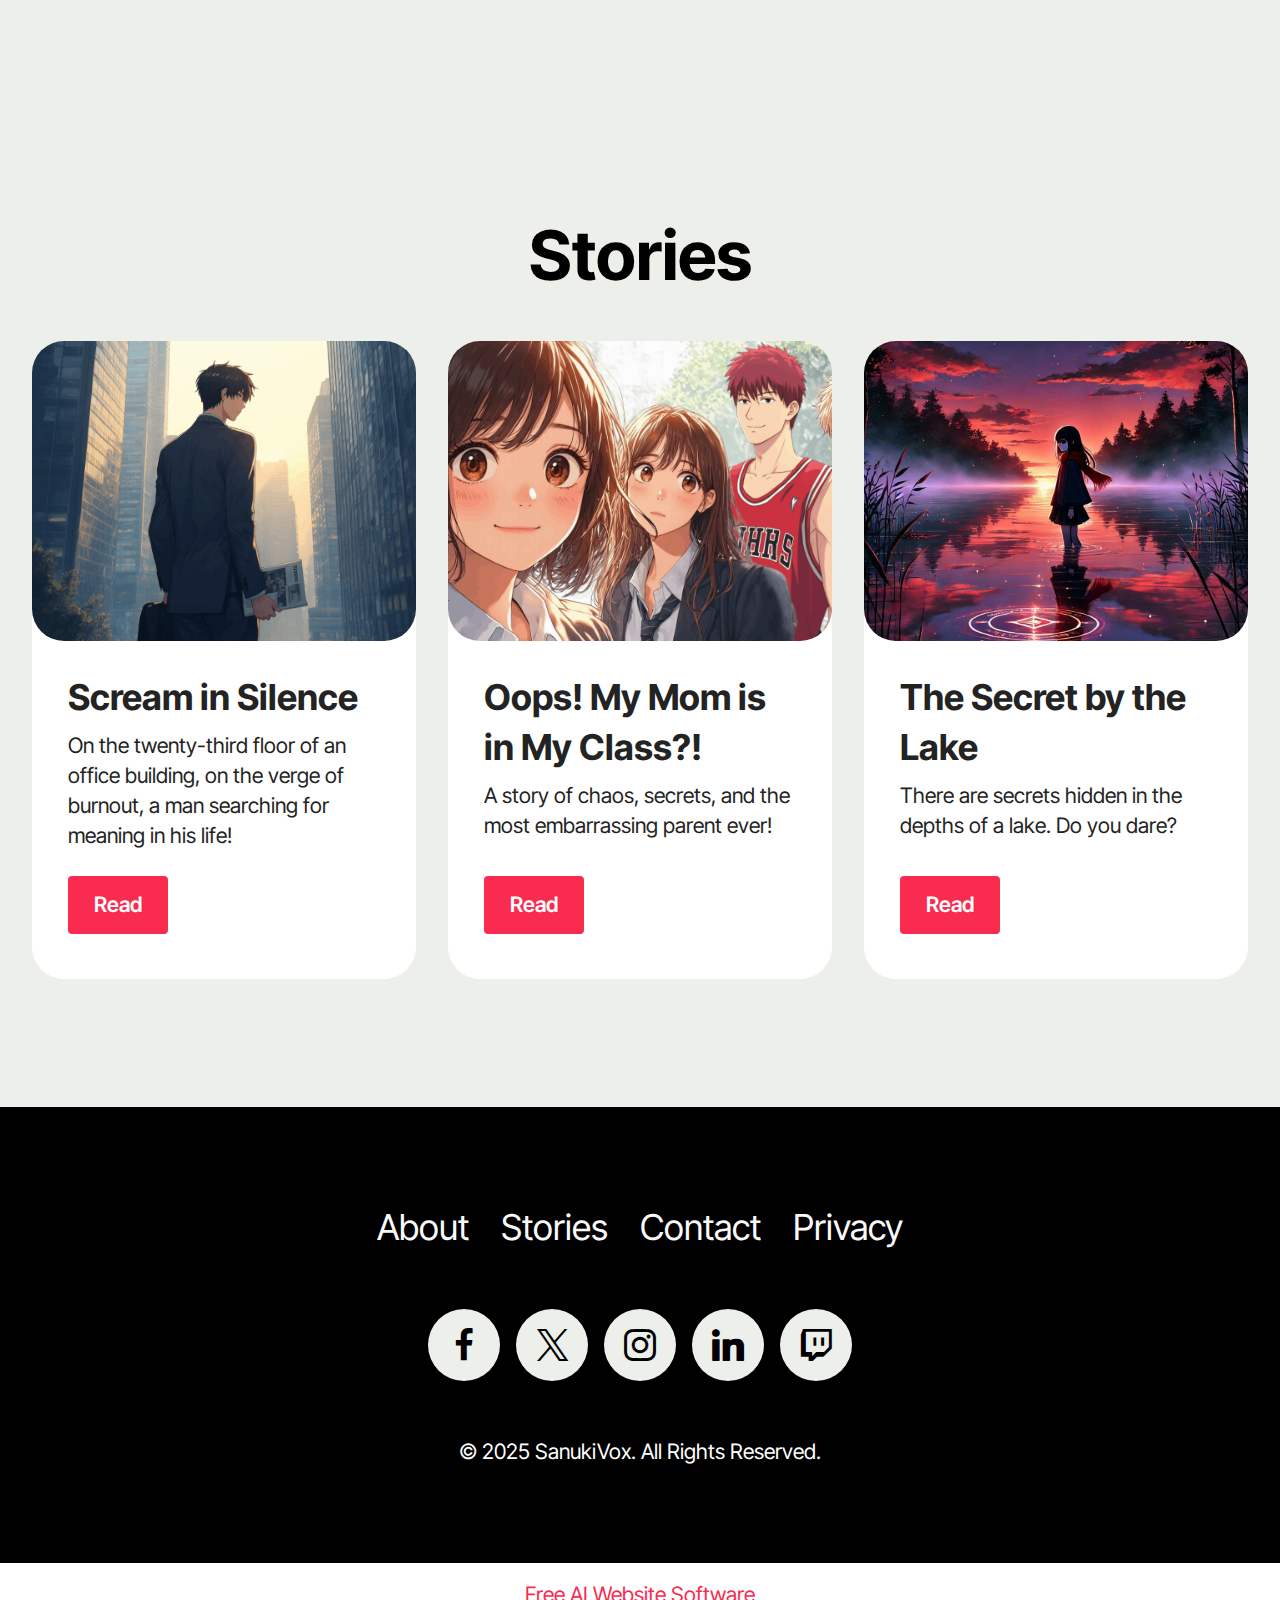
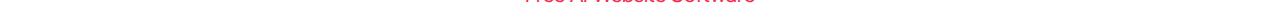
<file: page2.html>
<!DOCTYPE html>
<html  >
<head>
  <!-- Site made with Mobirise Website Builder v5.9.24, https://mobirise.com -->
  <meta charset="UTF-8">
  <meta http-equiv="X-UA-Compatible" content="IE=edge">
  <meta name="generator" content="Mobirise v5.9.24, mobirise.com">
  <meta name="viewport" content="width=device-width, initial-scale=1, minimum-scale=1">
  <link rel="shortcut icon" href="assets/images/photo-1625189659340-887baac3ea32.jpeg" type="image/x-icon">
  <meta name="description" content="">
  
  
  <title>About</title>
  <link rel="stylesheet" href="assets/web/assets/mobirise-icons2/mobirise2.css">
  <link rel="stylesheet" href="assets/bootstrap/css/bootstrap.min.css">
  <link rel="stylesheet" href="assets/bootstrap/css/bootstrap-grid.min.css">
  <link rel="stylesheet" href="assets/bootstrap/css/bootstrap-reboot.min.css">
  <link rel="stylesheet" href="assets/dropdown/css/style.css">
  <link rel="stylesheet" href="assets/socicon/css/styles.css">
  <link rel="stylesheet" href="assets/theme/css/style.css">
  <link rel="preload" href="https://fonts.googleapis.com/css?family=Inter+Tight:100,200,300,400,500,600,700,800,900,100i,200i,300i,400i,500i,600i,700i,800i,900i&display=swap" as="style" onload="this.onload=null;this.rel='stylesheet'">
  <noscript><link rel="stylesheet" href="https://fonts.googleapis.com/css?family=Inter+Tight:100,200,300,400,500,600,700,800,900,100i,200i,300i,400i,500i,600i,700i,800i,900i&display=swap"></noscript>
  <link rel="preload" href="https://fonts.googleapis.com/css2?family=Golos+Text:wght@400;700&display=swap&display=swap" as="style" onload="this.onload=null;this.rel='stylesheet'">
  <noscript><link rel="stylesheet" href="https://fonts.googleapis.com/css2?family=Golos+Text:wght@400;700&display=swap&display=swap"></noscript>
  <link rel="preload" as="style" href="assets/mobirise/css/mbr-additional.css?v=RzxPA9"><link rel="stylesheet" href="assets/mobirise/css/mbr-additional.css?v=RzxPA9" type="text/css">

  
  
  
</head>
<body>
  
  <section data-bs-version="5.1" class="menu menu2 cid-uBylS8TlES" once="menu" id="menu02-6">
	

	<nav class="navbar navbar-dropdown navbar-fixed-top navbar-expand-lg">
		<div class="container">
			<div class="navbar-brand">
				<span class="navbar-logo">
					<a href="index.html">
						<img src="assets/images/photo-1625189659340-887baac3ea32.jpeg" alt="Welcome to the world where dreams come true with words!" style="height: 4.3rem;">
					</a>
				</span>
				<span class="navbar-caption-wrap"><a class="navbar-caption text-black text-primary display-4" href="page4.html">Archive of Dreams</a></span>
			</div>
			<button class="navbar-toggler" type="button" data-toggle="collapse" data-bs-toggle="collapse" data-target="#navbarSupportedContent" data-bs-target="#navbarSupportedContent" aria-controls="navbarNavAltMarkup" aria-expanded="false" aria-label="Toggle navigation">
				<div class="hamburger">
					<span></span>
					<span></span>
					<span></span>
					<span></span>
				</div>
			</button>
			<div class="collapse navbar-collapse" id="navbarSupportedContent">
				<ul class="navbar-nav nav-dropdown" data-app-modern-menu="true"><li class="nav-item">
						<a class="nav-link link text-black text-primary display-4" href="index.html">Homepage</a>
					</li>
					<li class="nav-item">
						<a class="nav-link link text-black text-primary display-4" href="page1.html" aria-expanded="false">Stories</a>
					</li>
					<li class="nav-item">
						<a class="nav-link link text-black text-primary display-4" href="page2.html">About</a>
					</li><li class="nav-item"><a class="nav-link link text-black text-primary display-4" href="page3.html">Contact</a></li></ul>
				
				<div class="navbar-buttons mbr-section-btn"><a class="btn btn-danger-outline display-4" href="https://mobiri.se">Log in</a> <a class="btn btn-primary display-4" href="https://mobiri.se">Sign up</a></div>
			</div>
		</div>
	</nav>
</section>

<section data-bs-version="5.1" class="header1 cid-uH78t3lQYs" id="header01-1k">
	

	
	

	<div class="container-fluid">
		<div class="row justify-content-center">
			<div class="col-12 col-md-12 col-lg-8 image-wrapper">
				<img class="w-100" src="assets/images/untitled-design-1920x1080.png" alt="Mobirise Website Builder">
			</div>
			<div class="col-12 col-lg col-md-12">
				<div class="text-wrapper align-left">
					<h1 class="mbr-section-title mbr-fonts-style mb-4 display-2"><strong>Archive of Dreams</strong></h1>
					<p class="mbr-text mbr-fonts-style mb-4 display-7">
						 Fall under the spell of words and join this unique journey!
					</p>
					<div class="mbr-section-btn mt-3"><a class="btn btn-danger display-7" href="page1.html">Get started</a></div>
				</div>
			</div>
		</div>
	</div>
</section>

<section data-bs-version="5.1" class="features031 cid-uH7aNemVbh" id="features031-1p">
    
    
    
    <div class="container">
        <div class="row justify-content-center">
            <div class="col-md-12 content-head mb-5">
                <h1 class="mbr-section-title mbr-fonts-style mb-0 display-2">
                    <strong>Sanuki Vox</strong></h1>
                
            </div>
        </div>
        <div class="row justify-content-center  blockContent">
            <div class="col-12 col-lg">
                <div class="item-wrapper align-left">
                    <div class="counter-container mbr-text mbr-fonts-style display-7"><p><br></p><p><br></p><p><br></p><p><br></p><p><br></p><p><br></p><p>Here, every sentence opens a new door, every word takes you to completely different lands.
</p><div>You will touch the emotions hidden between the lines, live with the characters, sometimes smile and sometimes feel sad.
</div><div>Stories are not only for reading, but for feeling and living. Fall under the spell of words and join this unique journey!</div><div><br></div><div><br></div><div><br></div><div><br></div><div><br></div><div><br></div><div><br></div><div><br></div><p></p></div>
                </div>
            </div>
            <div class="col-12 col-lg-6">
                <div class="image-wrapper">
                    <img class="w-100" src="assets/images/sanuki-vox-1024x1024.jpg" alt="">
                </div>
            </div>

        </div>
    </div>
</section>

<section data-bs-version="5.1" class="features4 start cid-uH79v3bKBl" id="features04-1l">
	
	
	<div class="container">
		<div class="row justify-content-center">
			<div class="col-12 content-head">
				<div class="mbr-section-head mb-5">
					<h4 class="mbr-section-title mbr-fonts-style align-center mb-0 display-1"><strong>Stories</strong></h4>
					
					
				</div>
			</div>
		</div>
		<div class="row">
			<div class="item features-image col-12 col-md-6 col-lg-4">
				<div class="item-wrapper">
					<div class="item-img">
						<img src="assets/images/untitled-design-3-1256x707.png" alt="Mobirise Website Builder">
					</div>
					<div class="item-content">
						<h5 class="item-title mbr-fonts-style display-5"><strong>Scream in Silence</strong></h5>
						<p class="mbr-text mbr-fonts-style display-7">
							On the twenty-third floor of an office building, on the verge of burnout, a man searching for meaning in his life!
						</p>
						<div class="mbr-section-btn item-footer"><a href="page5.html" class="btn item-btn btn-primary display-7">Read</a></div>
					</div>

				</div>
			</div>
			<div class="item features-image col-12 col-md-6 col-lg-4">
				<div class="item-wrapper">
					<div class="item-img">
						<img src="assets/images/untitled-design-1280x720.png" alt="Mobirise Website Builder">
					</div>
					<div class="item-content">
						<h5 class="item-title mbr-fonts-style display-5"><strong>Oops! My Mom is in My Class?!</strong></h5>
						<p class="mbr-text mbr-fonts-style display-7">A story of chaos, secrets, and the most embarrassing parent ever!</p>
						<div class="mbr-section-btn item-footer"><a href="page8.html" class="btn item-btn btn-primary display-7">Read</a></div>
					</div>
				</div>
			</div>
			<div class="item features-image col-12 col-md-6 col-lg-4">
				<div class="item-wrapper">
					<div class="item-img">
						<img src="assets/images/1-1024x1024.jpg" alt="Mobirise Website Builder">
					</div>
					<div class="item-content">
						<h5 class="item-title mbr-fonts-style display-5"><strong>The Secret by the Lake</strong></h5>
						<p class="mbr-text mbr-fonts-style display-7">
							There are secrets hidden in the depths of a lake. Do you dare?<br>
						</p>
						<div class="mbr-section-btn item-footer"><a href="page6.html" class="btn item-btn btn-primary display-7">Read</a></div>
					</div>
				</div>
			</div>
		</div>
	</div>
</section>

<section data-bs-version="5.1" class="footer3 cid-uH7bP1e91z" once="footers" id="footer03-1q">

        

    

    <div class="container">
        <div class="row">
            <div class="row-links">
                <ul class="header-menu">
                  
                  
                  
                  
                <li class="header-menu-item mbr-fonts-style display-5"><a href="page2.html" class="text-white text-primary">About</a></li><li class="header-menu-item mbr-fonts-style display-5"><a href="page1.html" class="text-white text-primary">Stories</a></li><li class="header-menu-item mbr-fonts-style display-5">
                    <a href="page3.html" class="text-white text-primary">Contact</a></li><li class="header-menu-item mbr-fonts-style display-5">
                    <a href="index.html" class="text-white text-primary">Privacy</a>
                  </li></ul>
              </div>

            <div class="col-12 mt-4">
                <div class="social-row">
                    <div class="soc-item">
                        <a href="https://mobiri.se/" target="_blank">
                            <span class="mbr-iconfont socicon socicon-facebook display-7"></span>
                        </a>
                    </div>
                    <div class="soc-item">
                        <a href="https://mobiri.se/" target="_blank">
                            <span class="mbr-iconfont socicon-twitter socicon"></span>
                        </a>
                    </div>
                    <div class="soc-item">
                        <a href="https://mobiri.se/" target="_blank">
                            <span class="mbr-iconfont socicon-instagram socicon"></span>
                        </a>
                    </div>
                    <div class="soc-item">
                        <a href="https://mobiri.se/" target="_blank">
                            <span class="mbr-iconfont socicon socicon-linkedin"></span>
                        </a>
                    </div>
                    <div class="soc-item">
                        <a href="https://mobiri.se/" target="_blank">
                            <span class="mbr-iconfont socicon socicon-twitch"></span>
                        </a>
                    </div>
                </div>
            </div>
            <div class="col-12 mt-5">
                <p class="mbr-fonts-style copyright display-7">© 2025 SanukiVox. All Rights Reserved.</p>
            </div>
        </div>
    </div>
</section><section class="display-7" style="padding: 0;align-items: center;justify-content: center;flex-wrap: wrap;    align-content: center;display: flex;position: relative;height: 4rem;"><a href="https://mobiri.se/3751055" style="flex: 1 1;height: 4rem;position: absolute;width: 100%;z-index: 1;"><img alt="" style="height: 4rem;" src="[data-uri]"></a><p style="margin: 0;text-align: center;" class="display-7">&#8204;</p><a style="z-index:1" href="https://mobirise.com/builder/ai-website-builder.html">Free AI Website Software</a></section><script src="assets/bootstrap/js/bootstrap.bundle.min.js"></script>  <script src="assets/smoothscroll/smooth-scroll.js"></script>  <script src="assets/ytplayer/index.js"></script>  <script src="assets/dropdown/js/navbar-dropdown.js"></script>  <script src="assets/theme/js/script.js"></script>  
  
  
</body>
</html>
</file>
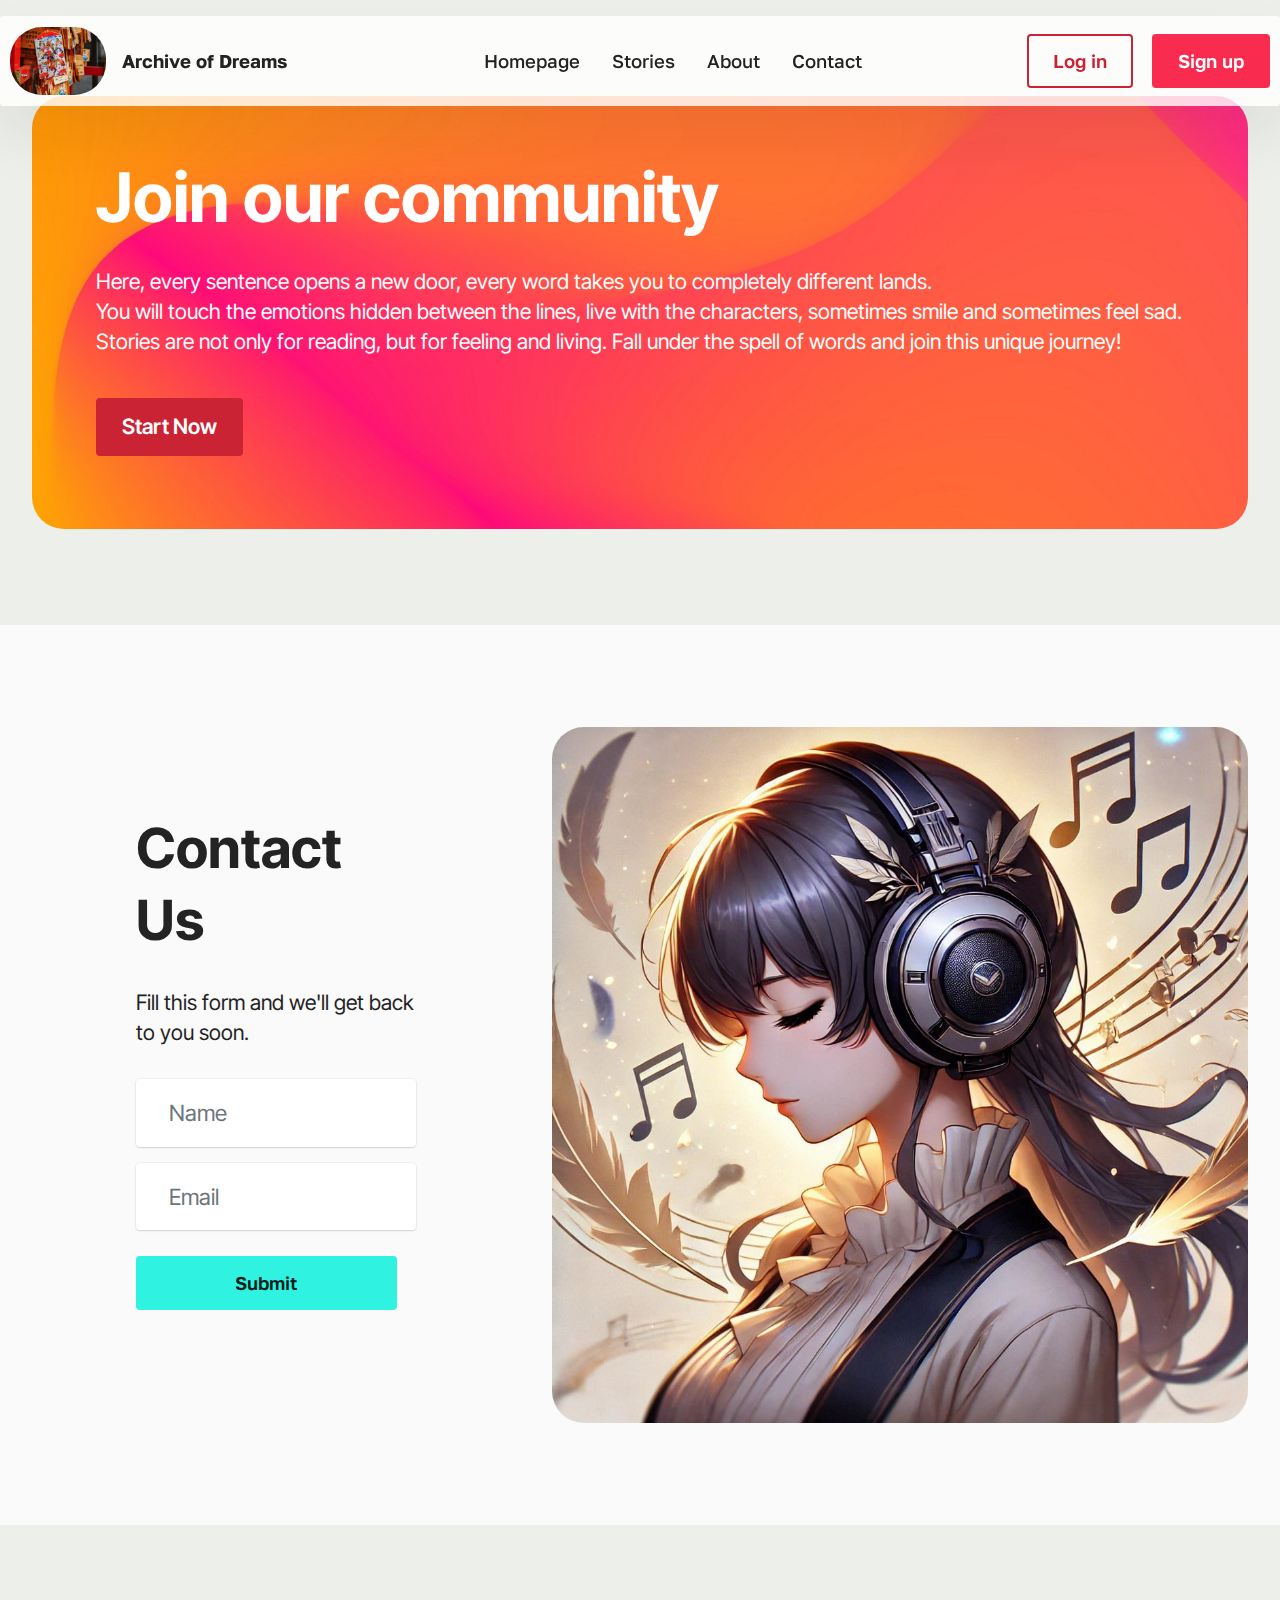
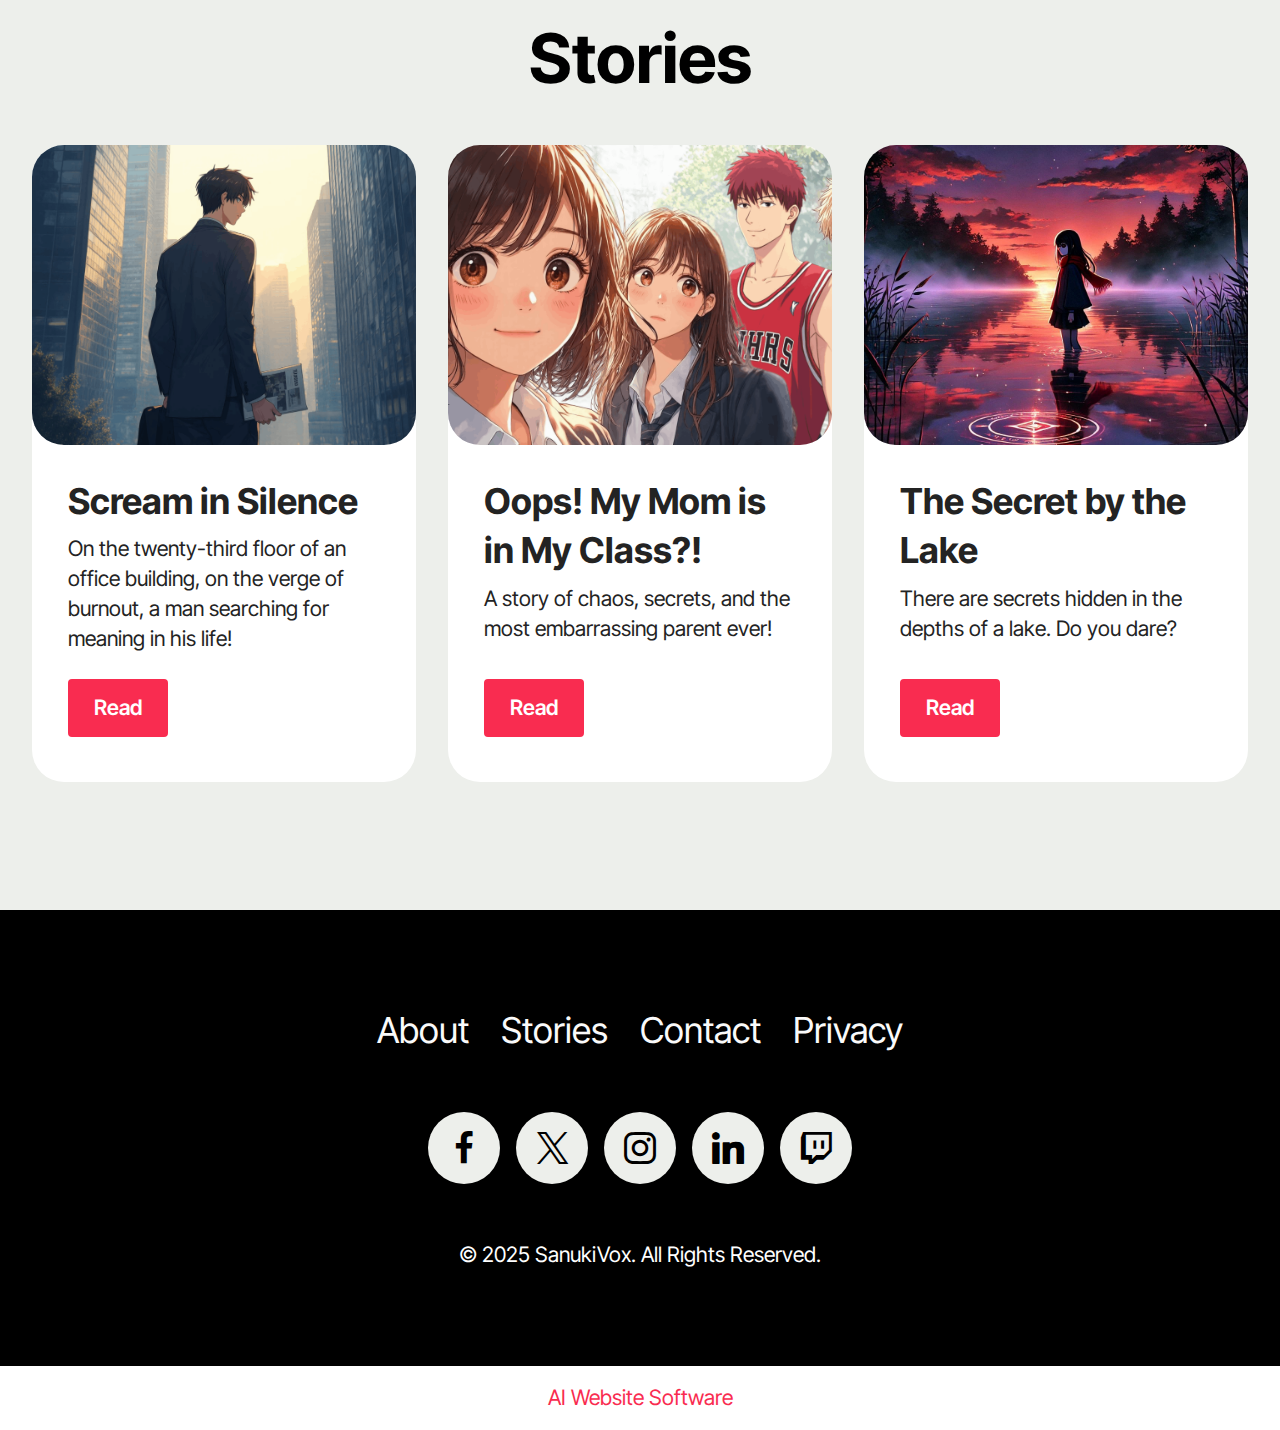
<file: page3.html>
<!DOCTYPE html>
<html  >
<head>
  <!-- Site made with Mobirise Website Builder v5.9.24, https://mobirise.com -->
  <meta charset="UTF-8">
  <meta http-equiv="X-UA-Compatible" content="IE=edge">
  <meta name="generator" content="Mobirise v5.9.24, mobirise.com">
  <meta name="viewport" content="width=device-width, initial-scale=1, minimum-scale=1">
  <link rel="shortcut icon" href="assets/images/photo-1625189659340-887baac3ea32.jpeg" type="image/x-icon">
  <meta name="description" content="">
  
  
  <title>Contact</title>
  <link rel="stylesheet" href="assets/web/assets/mobirise-icons2/mobirise2.css">
  <link rel="stylesheet" href="assets/bootstrap/css/bootstrap.min.css">
  <link rel="stylesheet" href="assets/bootstrap/css/bootstrap-grid.min.css">
  <link rel="stylesheet" href="assets/bootstrap/css/bootstrap-reboot.min.css">
  <link rel="stylesheet" href="assets/dropdown/css/style.css">
  <link rel="stylesheet" href="assets/socicon/css/styles.css">
  <link rel="stylesheet" href="assets/theme/css/style.css">
  <link rel="preload" href="https://fonts.googleapis.com/css?family=Inter+Tight:100,200,300,400,500,600,700,800,900,100i,200i,300i,400i,500i,600i,700i,800i,900i&display=swap" as="style" onload="this.onload=null;this.rel='stylesheet'">
  <noscript><link rel="stylesheet" href="https://fonts.googleapis.com/css?family=Inter+Tight:100,200,300,400,500,600,700,800,900,100i,200i,300i,400i,500i,600i,700i,800i,900i&display=swap"></noscript>
  <link rel="preload" href="https://fonts.googleapis.com/css2?family=Golos+Text:wght@400;700&display=swap&display=swap" as="style" onload="this.onload=null;this.rel='stylesheet'">
  <noscript><link rel="stylesheet" href="https://fonts.googleapis.com/css2?family=Golos+Text:wght@400;700&display=swap&display=swap"></noscript>
  <link rel="preload" as="style" href="assets/mobirise/css/mbr-additional.css?v=uuuojH"><link rel="stylesheet" href="assets/mobirise/css/mbr-additional.css?v=uuuojH" type="text/css">

  
  
  
</head>
<body>
  
  <section data-bs-version="5.1" class="menu menu2 cid-uBylS8TlES" once="menu" id="menu02-9">
	

	<nav class="navbar navbar-dropdown navbar-fixed-top navbar-expand-lg">
		<div class="container">
			<div class="navbar-brand">
				<span class="navbar-logo">
					<a href="index.html">
						<img src="assets/images/photo-1625189659340-887baac3ea32.jpeg" alt="Welcome to the world where dreams come true with words!" style="height: 4.3rem;">
					</a>
				</span>
				<span class="navbar-caption-wrap"><a class="navbar-caption text-black text-primary display-4" href="page4.html">Archive of Dreams</a></span>
			</div>
			<button class="navbar-toggler" type="button" data-toggle="collapse" data-bs-toggle="collapse" data-target="#navbarSupportedContent" data-bs-target="#navbarSupportedContent" aria-controls="navbarNavAltMarkup" aria-expanded="false" aria-label="Toggle navigation">
				<div class="hamburger">
					<span></span>
					<span></span>
					<span></span>
					<span></span>
				</div>
			</button>
			<div class="collapse navbar-collapse" id="navbarSupportedContent">
				<ul class="navbar-nav nav-dropdown" data-app-modern-menu="true"><li class="nav-item">
						<a class="nav-link link text-black text-primary display-4" href="index.html">Homepage</a>
					</li>
					<li class="nav-item">
						<a class="nav-link link text-black text-primary display-4" href="page1.html" aria-expanded="false">Stories</a>
					</li>
					<li class="nav-item">
						<a class="nav-link link text-black text-primary display-4" href="page2.html">About</a>
					</li><li class="nav-item"><a class="nav-link link text-black text-primary display-4" href="page3.html">Contact</a></li></ul>
				
				<div class="navbar-buttons mbr-section-btn"><a class="btn btn-danger-outline display-4" href="https://mobiri.se">Log in</a> <a class="btn btn-primary display-4" href="https://mobiri.se">Sign up</a></div>
			</div>
		</div>
	</nav>
</section>

<section data-bs-version="5.1" class="header15 cid-uH79YK3SXz" id="header15-1n">
	

	
	
	<div class="container">
		<div class="row justify-content-center">
			<div class="card col-12 col-lg-12">
				<div class="card-wrapper wrap">
					<div class="card-box align-center">
						<h1 class="card-title mbr-fonts-style mb-4 display-1">
							<strong>Join our community</strong>
						</h1>
						<p class="mbr-text mbr-fonts-style mb-4 display-7">Here, every sentence opens a new door, every word takes you to completely different lands.
<br>You will touch the emotions hidden between the lines, live with the characters, sometimes smile and sometimes feel sad.
<br>Stories are not only for reading, but for feeling and living. Fall under the spell of words and join this unique journey!</p>
						<div class="mbr-section-btn mt-4"><a class="btn btn-danger display-7" href="index.html">Start Now</a></div>
					</div>
				</div>
			</div>
		</div>
	</div>
</section>

<section data-bs-version="5.1" class="form4 cid-uH79Rbwrqd mbr-fullscreen" id="form4-1m">

    

    

    <div class="container">
        <div class="row content-wrapper justify-content-center">
            <div class="col-lg-3 offset-lg-1 mbr-form" data-form-type="formoid">
                <form action="https://mobirise.eu/" method="POST" class="mbr-form form-with-styler" data-form-title="Form Name"><input type="hidden" name="email" data-form-email="true" value="ThQDKtgPd7+3hKTW9GWO8SK6K+avow/3p7brRldW+ggCVlwHaHCejPV0RYc3Ns/oWo15XinIvo7pS3AwWl1V3Gjzw0Zxy1VAtfMGobkdLTd89atlUMVTtJyiwlUu/b7n">
                    <div class="row">
                        <div hidden="hidden" data-form-alert="" class="alert alert-success col-12">Thanks for filling out the form!</div>
                        <div hidden="hidden" data-form-alert-danger="" class="alert alert-danger col-12">
                            Oops...! some problem!
                        </div>
                    </div>
                    <div class="dragArea row">
                        <div class="col-lg-12 col-md-12 col-sm-12">
                            <h1 class="mbr-section-title mb-4 display-2">
                                <strong>Contact Us</strong>
                            </h1>
                        </div>
                        <div class="col-lg-12 col-md-12 col-sm-12">
                            <p class="mbr-text mbr-fonts-style mb-4 display-7">
                                Fill this form and we'll get back to you soon.</p>
                        </div>
                        <div class="col-lg-12 col-md col-12 form-group mb-3" data-for="name">
                            <input type="text" name="name" placeholder="Name" data-form-field="name" class="form-control" value="" id="name-form4-1m">
                        </div>
                        <div class="col-lg-12 col-md col-12 form-group mb-3" data-for="email">
                            <input type="email" name="email" placeholder="Email" data-form-field="email" class="form-control" value="" id="email-form4-1m">
                        </div>
                        <div class="col-12 col-md-auto mbr-section-btn">
                            <button type="submit" class="btn btn-secondary display-4">Submit</button>
                        </div>
                    </div>
                </form>
            </div>
            <div class="col-lg-7 offset-lg-1 col-12">
                <div class="image-wrapper">
                    <img class="w-100" src="assets/images/sanuki-vox-1024x1024.jpg" alt="Mobirise Website Builder">
                </div>
            </div>
        </div>
    </div>
</section>

<section data-bs-version="5.1" class="features4 start cid-uH7a0iPxsm" id="features04-1o">
	
	
	<div class="container">
		<div class="row justify-content-center">
			<div class="col-12 content-head">
				<div class="mbr-section-head mb-5">
					<h4 class="mbr-section-title mbr-fonts-style align-center mb-0 display-1"><strong>Stories</strong></h4>
					
					
				</div>
			</div>
		</div>
		<div class="row">
			<div class="item features-image col-12 col-md-6 col-lg-4">
				<div class="item-wrapper">
					<div class="item-img">
						<img src="assets/images/untitled-design-3-1256x707.png" alt="Mobirise Website Builder">
					</div>
					<div class="item-content">
						<h5 class="item-title mbr-fonts-style display-5"><strong>Scream in Silence</strong></h5>
						<p class="mbr-text mbr-fonts-style display-7">
							On the twenty-third floor of an office building, on the verge of burnout, a man searching for meaning in his life!
						</p>
						<div class="mbr-section-btn item-footer"><a href="page5.html" class="btn item-btn btn-primary display-7">Read</a></div>
					</div>

				</div>
			</div>
			<div class="item features-image col-12 col-md-6 col-lg-4">
				<div class="item-wrapper">
					<div class="item-img">
						<img src="assets/images/untitled-design-1280x720.png" alt="Mobirise Website Builder">
					</div>
					<div class="item-content">
						<h5 class="item-title mbr-fonts-style display-5"><strong>Oops! My Mom is in My Class?!</strong></h5>
						<p class="mbr-text mbr-fonts-style display-7">A story of chaos, secrets, and the most embarrassing parent ever!</p>
						<div class="mbr-section-btn item-footer"><a href="page8.html" class="btn item-btn btn-primary display-7">Read</a></div>
					</div>
				</div>
			</div>
			<div class="item features-image col-12 col-md-6 col-lg-4">
				<div class="item-wrapper">
					<div class="item-img">
						<img src="assets/images/1-1024x1024.jpg" alt="Mobirise Website Builder">
					</div>
					<div class="item-content">
						<h5 class="item-title mbr-fonts-style display-5"><strong>The Secret by the Lake</strong></h5>
						<p class="mbr-text mbr-fonts-style display-7">
							There are secrets hidden in the depths of a lake. Do you dare?<br>
						</p>
						<div class="mbr-section-btn item-footer"><a href="page6.html" class="btn item-btn btn-primary display-7">Read</a></div>
					</div>
				</div>
			</div>
		</div>
	</div>
</section>

<section data-bs-version="5.1" class="footer3 cid-uH7bP1e91z" once="footers" id="footer03-1q">

        

    

    <div class="container">
        <div class="row">
            <div class="row-links">
                <ul class="header-menu">
                  
                  
                  
                  
                <li class="header-menu-item mbr-fonts-style display-5"><a href="page2.html" class="text-white text-primary">About</a></li><li class="header-menu-item mbr-fonts-style display-5"><a href="page1.html" class="text-white text-primary">Stories</a></li><li class="header-menu-item mbr-fonts-style display-5">
                    <a href="page3.html" class="text-white text-primary">Contact</a></li><li class="header-menu-item mbr-fonts-style display-5">
                    <a href="index.html" class="text-white text-primary">Privacy</a>
                  </li></ul>
              </div>

            <div class="col-12 mt-4">
                <div class="social-row">
                    <div class="soc-item">
                        <a href="https://mobiri.se/" target="_blank">
                            <span class="mbr-iconfont socicon socicon-facebook display-7"></span>
                        </a>
                    </div>
                    <div class="soc-item">
                        <a href="https://mobiri.se/" target="_blank">
                            <span class="mbr-iconfont socicon-twitter socicon"></span>
                        </a>
                    </div>
                    <div class="soc-item">
                        <a href="https://mobiri.se/" target="_blank">
                            <span class="mbr-iconfont socicon-instagram socicon"></span>
                        </a>
                    </div>
                    <div class="soc-item">
                        <a href="https://mobiri.se/" target="_blank">
                            <span class="mbr-iconfont socicon socicon-linkedin"></span>
                        </a>
                    </div>
                    <div class="soc-item">
                        <a href="https://mobiri.se/" target="_blank">
                            <span class="mbr-iconfont socicon socicon-twitch"></span>
                        </a>
                    </div>
                </div>
            </div>
            <div class="col-12 mt-5">
                <p class="mbr-fonts-style copyright display-7">© 2025 SanukiVox. All Rights Reserved.</p>
            </div>
        </div>
    </div>
</section><section class="display-7" style="padding: 0;align-items: center;justify-content: center;flex-wrap: wrap;    align-content: center;display: flex;position: relative;height: 4rem;"><a href="https://mobiri.se/3751055" style="flex: 1 1;height: 4rem;position: absolute;width: 100%;z-index: 1;"><img alt="" style="height: 4rem;" src="[data-uri]"></a><p style="margin: 0;text-align: center;" class="display-7">&#8204;</p><a style="z-index:1" href="https://mobirise.com/builder/ai-website-builder.html">AI Website Software</a></section><script src="assets/bootstrap/js/bootstrap.bundle.min.js"></script>  <script src="assets/smoothscroll/smooth-scroll.js"></script>  <script src="assets/ytplayer/index.js"></script>  <script src="assets/dropdown/js/navbar-dropdown.js"></script>  <script src="assets/theme/js/script.js"></script>  <script src="assets/formoid/formoid.min.js"></script>  
  
  
</body>
</html>
</file>
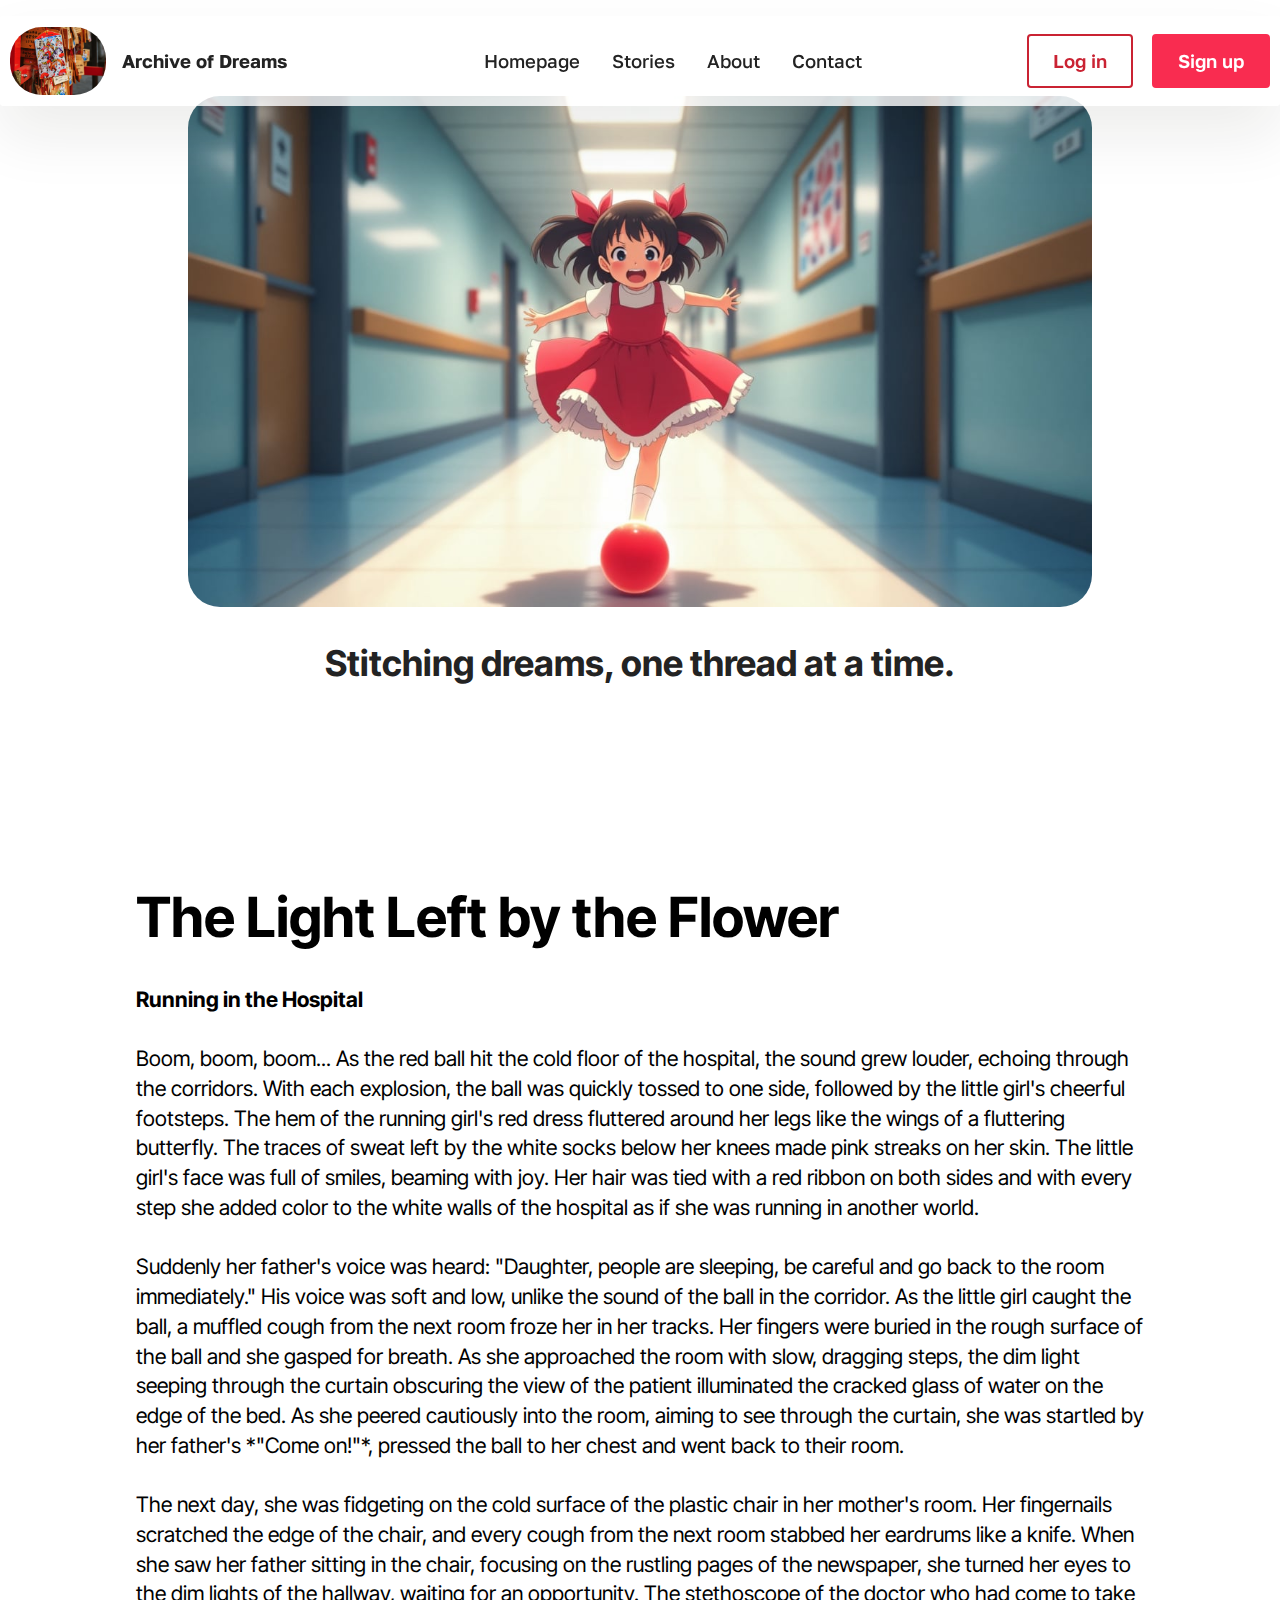
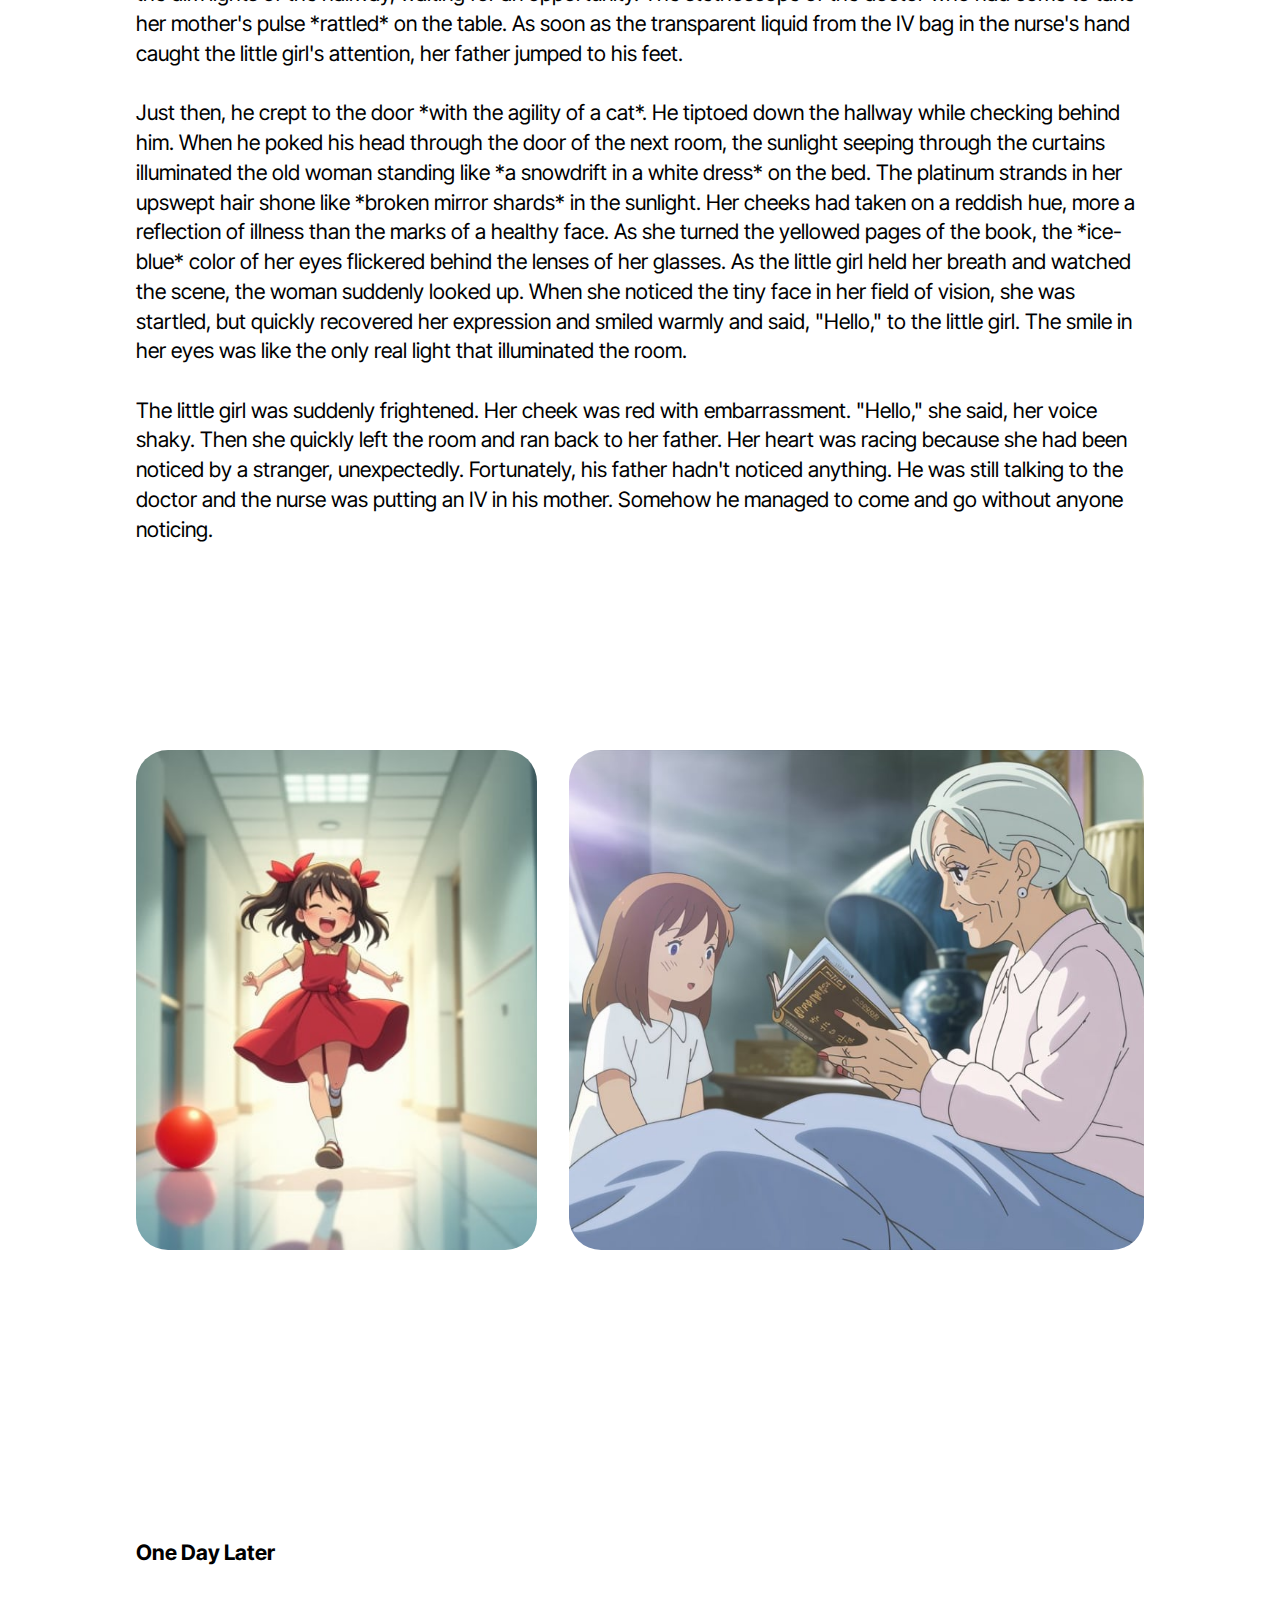
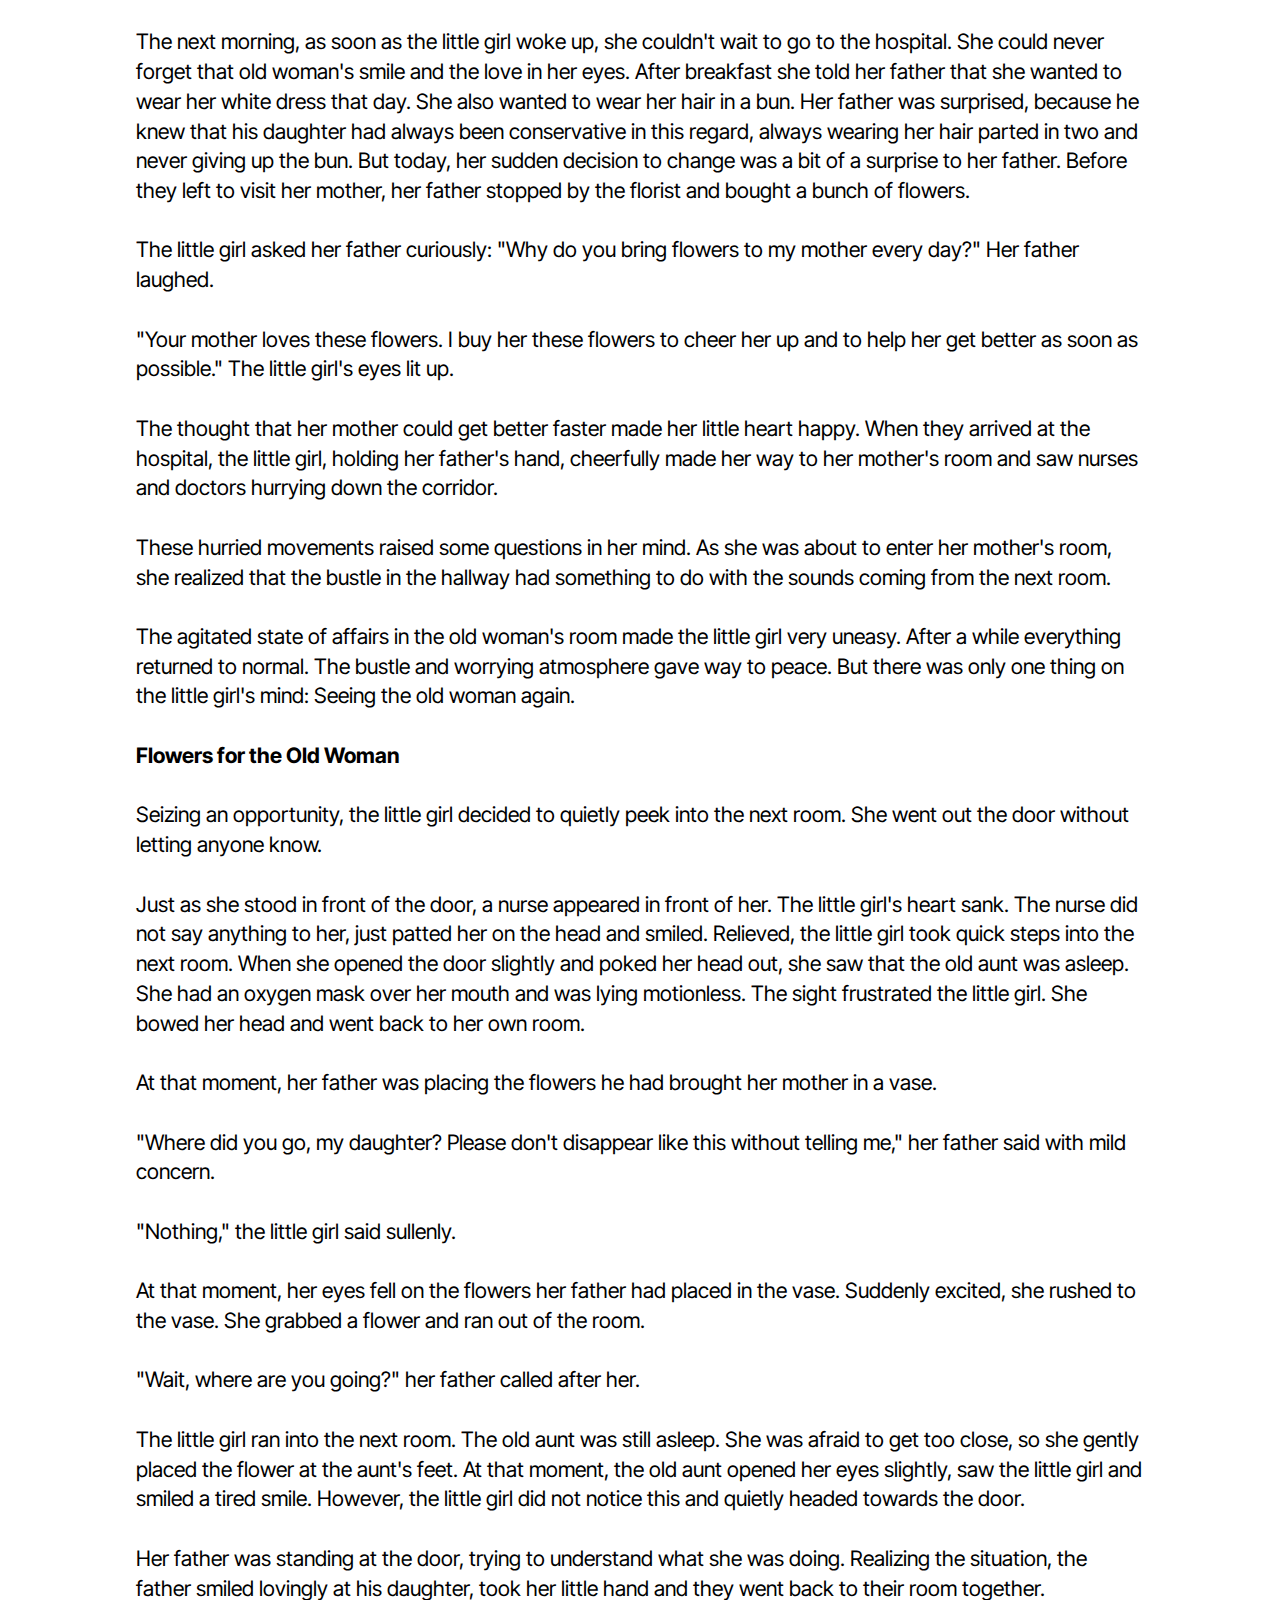
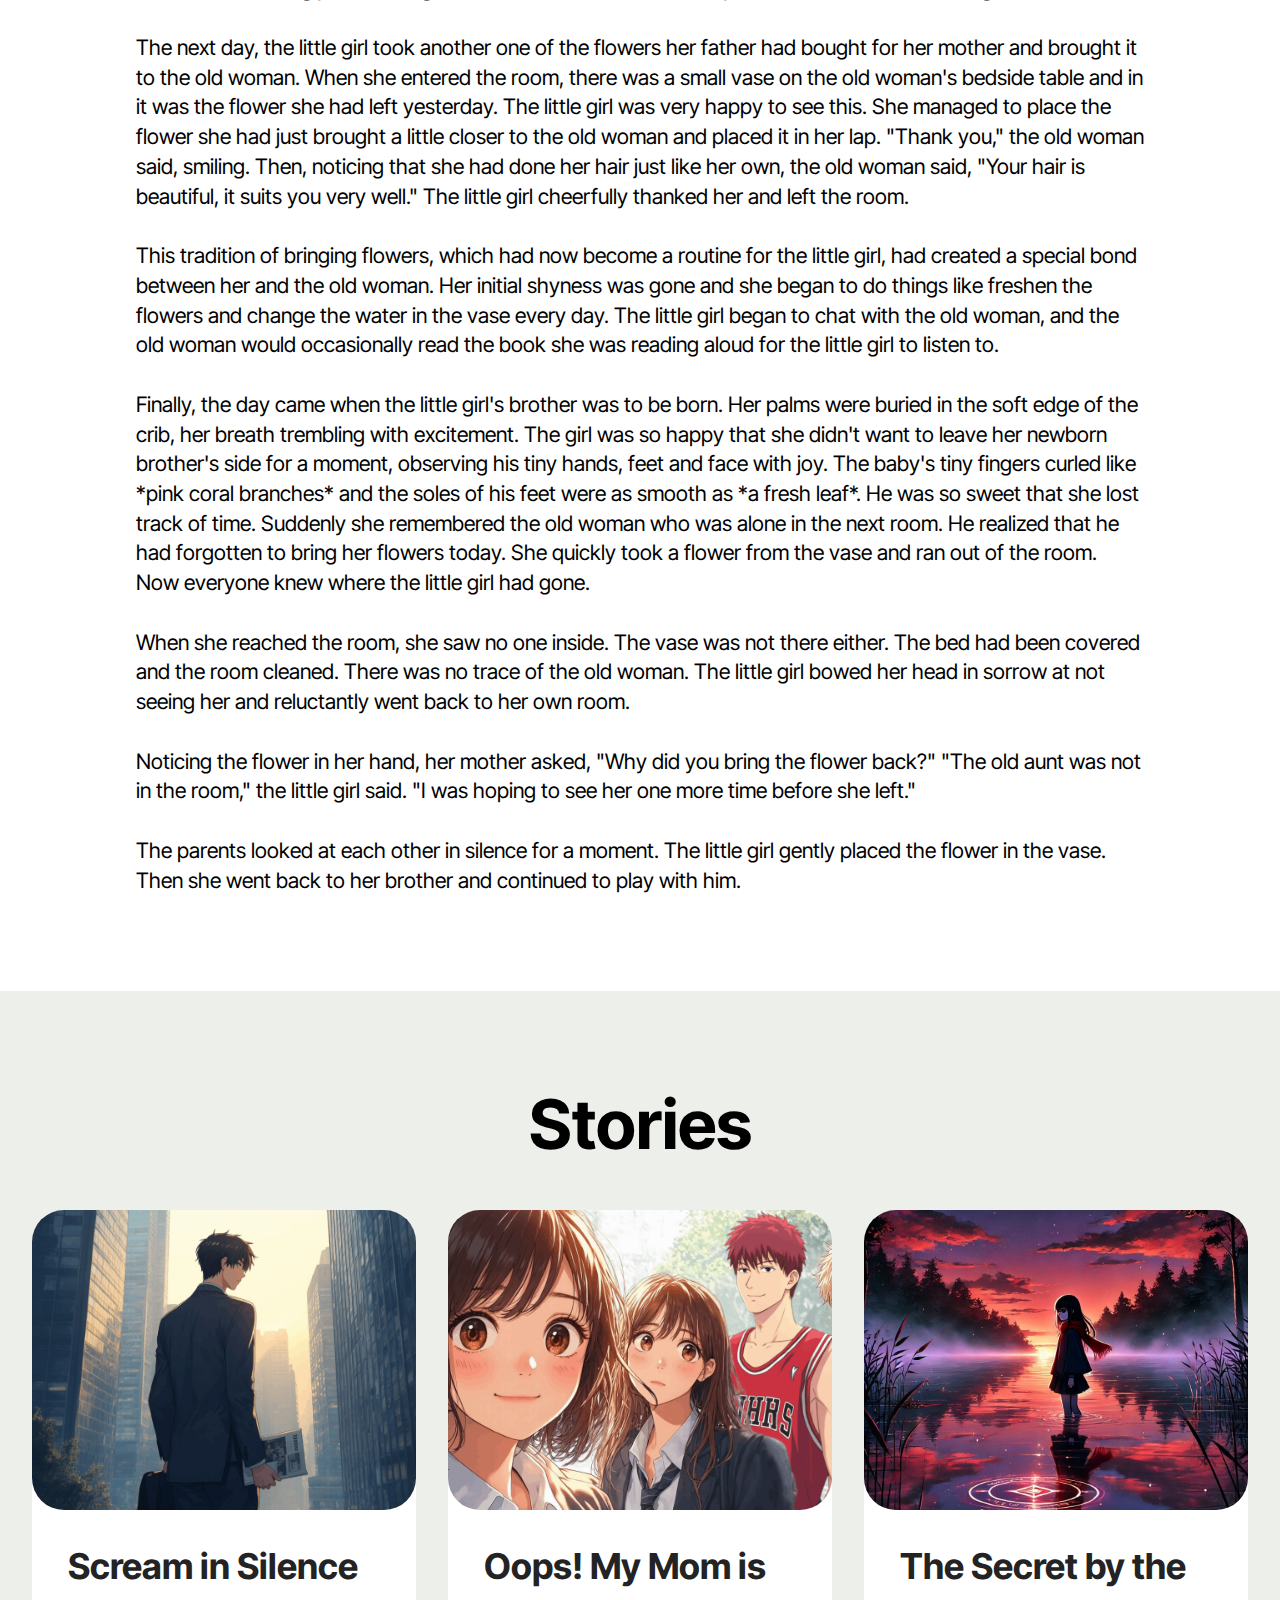
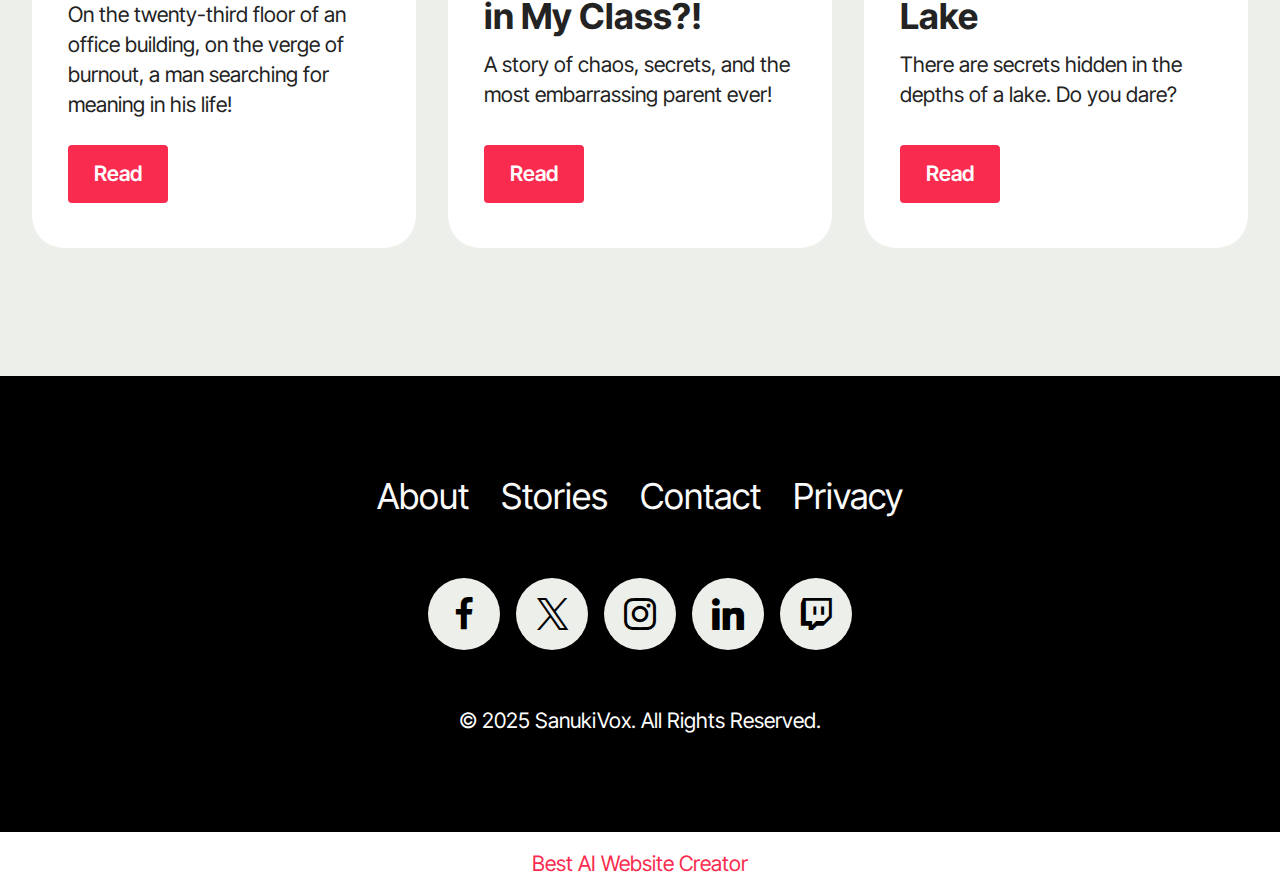
<file: page4.html>
<!DOCTYPE html>
<html  >
<head>
  <!-- Site made with Mobirise Website Builder v5.9.24, https://mobirise.com -->
  <meta charset="UTF-8">
  <meta http-equiv="X-UA-Compatible" content="IE=edge">
  <meta name="generator" content="Mobirise v5.9.24, mobirise.com">
  <meta name="viewport" content="width=device-width, initial-scale=1, minimum-scale=1">
  <link rel="shortcut icon" href="assets/images/photo-1625189659340-887baac3ea32.jpeg" type="image/x-icon">
  <meta name="description" content="">
  
  
  <title>The Light Left by the Flower</title>
  <link rel="stylesheet" href="assets/web/assets/mobirise-icons2/mobirise2.css">
  <link rel="stylesheet" href="assets/bootstrap/css/bootstrap.min.css">
  <link rel="stylesheet" href="assets/bootstrap/css/bootstrap-grid.min.css">
  <link rel="stylesheet" href="assets/bootstrap/css/bootstrap-reboot.min.css">
  <link rel="stylesheet" href="assets/dropdown/css/style.css">
  <link rel="stylesheet" href="assets/socicon/css/styles.css">
  <link rel="stylesheet" href="assets/theme/css/style.css">
  <link rel="preload" href="https://fonts.googleapis.com/css?family=Inter+Tight:100,200,300,400,500,600,700,800,900,100i,200i,300i,400i,500i,600i,700i,800i,900i&display=swap" as="style" onload="this.onload=null;this.rel='stylesheet'">
  <noscript><link rel="stylesheet" href="https://fonts.googleapis.com/css?family=Inter+Tight:100,200,300,400,500,600,700,800,900,100i,200i,300i,400i,500i,600i,700i,800i,900i&display=swap"></noscript>
  <link rel="preload" href="https://fonts.googleapis.com/css2?family=Golos+Text:wght@400;700&display=swap&display=swap" as="style" onload="this.onload=null;this.rel='stylesheet'">
  <noscript><link rel="stylesheet" href="https://fonts.googleapis.com/css2?family=Golos+Text:wght@400;700&display=swap&display=swap"></noscript>
  <link rel="preload" as="style" href="assets/mobirise/css/mbr-additional.css?v=xXmbUD"><link rel="stylesheet" href="assets/mobirise/css/mbr-additional.css?v=xXmbUD" type="text/css">

  
  
  
</head>
<body>
  
  <section data-bs-version="5.1" class="menu menu2 cid-uBylS8TlES" once="menu" id="menu02-h">
	

	<nav class="navbar navbar-dropdown navbar-fixed-top navbar-expand-lg">
		<div class="container">
			<div class="navbar-brand">
				<span class="navbar-logo">
					<a href="index.html">
						<img src="assets/images/photo-1625189659340-887baac3ea32.jpeg" alt="Welcome to the world where dreams come true with words!" style="height: 4.3rem;">
					</a>
				</span>
				<span class="navbar-caption-wrap"><a class="navbar-caption text-black text-primary display-4" href="page4.html">Archive of Dreams</a></span>
			</div>
			<button class="navbar-toggler" type="button" data-toggle="collapse" data-bs-toggle="collapse" data-target="#navbarSupportedContent" data-bs-target="#navbarSupportedContent" aria-controls="navbarNavAltMarkup" aria-expanded="false" aria-label="Toggle navigation">
				<div class="hamburger">
					<span></span>
					<span></span>
					<span></span>
					<span></span>
				</div>
			</button>
			<div class="collapse navbar-collapse" id="navbarSupportedContent">
				<ul class="navbar-nav nav-dropdown" data-app-modern-menu="true"><li class="nav-item">
						<a class="nav-link link text-black text-primary display-4" href="index.html">Homepage</a>
					</li>
					<li class="nav-item">
						<a class="nav-link link text-black text-primary display-4" href="page1.html" aria-expanded="false">Stories</a>
					</li>
					<li class="nav-item">
						<a class="nav-link link text-black text-primary display-4" href="page2.html">About</a>
					</li><li class="nav-item"><a class="nav-link link text-black text-primary display-4" href="page3.html">Contact</a></li></ul>
				
				<div class="navbar-buttons mbr-section-btn"><a class="btn btn-danger-outline display-4" href="https://mobiri.se">Log in</a> <a class="btn btn-primary display-4" href="https://mobiri.se">Sign up</a></div>
			</div>
		</div>
	</nav>
</section>

<section data-bs-version="5.1" class="image01 cid-uBFylKa1BU" id="image01-q">
  

  
  

  <div class="container">
    <div class="row justify-content-center">
      <div class="col-12 col-lg-9">
        <div class="image-wrapper mb-4">
          <img class="w-100" src="assets/images/flux-dev-cinematic-keyframe13-anime-keyframe12-animate-a-dyna-2-1256x710.jpg" alt="Mobirise Website Builder">
        </div>
        <h4 class="mbr-description mbr-fonts-style mb-3 align-center display-5">
          <strong>Stitching dreams, one thread at a time.</strong>
        </h4>
        <p class="mbr-description mbr-fonts-style mb-0 align-center display-7"></p>
      </div>
    </div>
  </div>
</section>

<section data-bs-version="5.1" class="article12 cid-uBFv5KsaB1" id="article12-j">    
    
    <div class="container">
        <div class="row justify-content-center">
            <div class="col-md-12 col-lg-10">
                <h3 class="mbr-section-title mbr-fonts-style mb-4 mt-0 display-2"><strong>The Light Left by the Flower</strong></h3>
                
                <p class="mbr-text mbr-fonts-style display-7"><strong>Running in the Hospital</strong><br><br>Boom, boom, boom... As the red ball hit the cold floor of the hospital, the sound grew louder, echoing through the corridors. With each explosion, the ball was quickly tossed to one side, followed by the little girl's cheerful footsteps. The hem of the running girl's red dress fluttered around her legs like the wings of a fluttering butterfly. The traces of sweat left by the white socks below her knees made pink streaks on her skin. The little girl's face was full of smiles, beaming with joy. Her hair was tied with a red ribbon on both sides and with every step she added color to the white walls of the hospital as if she was running in another world.
<br>
<br>Suddenly her father's voice was heard: "Daughter, people are sleeping, be careful and go back to the room immediately." His voice was soft and low, unlike the sound of the ball in the corridor. As the little girl caught the ball, a muffled cough from the next room froze her in her tracks. Her fingers were buried in the rough surface of the ball and she gasped for breath. As she approached the room with slow, dragging steps, the dim light seeping through the curtain obscuring the view of the patient illuminated the cracked glass of water on the edge of the bed. As she peered cautiously into the room, aiming to see through the curtain, she was startled by her father's *"Come on!"*, pressed the ball to her chest and went back to their room.
<br>
<br>The next day, she was fidgeting on the cold surface of the plastic chair in her mother's room. Her fingernails scratched the edge of the chair, and every cough from the next room stabbed her eardrums like a knife. When she saw her father sitting in the chair, focusing on the rustling pages of the newspaper, she turned her eyes to the dim lights of the hallway, waiting for an opportunity. The stethoscope of the doctor who had come to take her mother's pulse *rattled* on the table. As soon as the transparent liquid from the IV bag in the nurse's hand caught the little girl's attention, her father jumped to his feet. 
<br>
<br>Just then, he crept to the door *with the agility of a cat*. He tiptoed down the hallway while checking behind him. When he poked his head through the door of the next room, the sunlight seeping through the curtains illuminated the old woman standing like *a snowdrift in a white dress* on the bed. The platinum strands in her upswept hair shone like *broken mirror shards* in the sunlight. Her cheeks had taken on a reddish hue, more a reflection of illness than the marks of a healthy face. As she turned the yellowed pages of the book, the *ice-blue* color of her eyes flickered behind the lenses of her glasses. As the little girl held her breath and watched the scene, the woman suddenly looked up. When she noticed the tiny face in her field of vision, she was startled, but quickly recovered her expression and smiled warmly and said, "Hello," to the little girl. The smile in her eyes was like the only real light that illuminated the room.<br><br>The little girl was suddenly frightened. Her cheek was red with embarrassment. "Hello," she said, her voice shaky. Then she quickly left the room and ran back to her father. Her heart was racing because she had been noticed by a stranger, unexpectedly. Fortunately, his father hadn't noticed anything. He was still talking to the doctor and the nurse was putting an IV in his mother. Somehow he managed to come and go without anyone noticing.<br><strong><br></strong></p>
            </div>
        </div>
    </div>
</section>

<section data-bs-version="5.1" class="image02 cid-uBFxX8znoZ" id="image02-o">
  
  
  
  <div class="container">
    <div class="row">
      <div class="col-12 col-lg-10">
        <div class="row">
          <div class="col-12 col-lg-5">
            <div class="img-item">
              <img class="w-100 mb-4" src="assets/images/flux-dev-cinematic-keyframe13-anime-keyframe12-animate-a-dyna-852x482.jpg" alt="Mobirise Website Builder">
              <h5 class="mbr-fonts-style mb-3 display-5"></h5>
              <p class="mbr-text mbr-fonts-style mb-sm-5 display-7"></p>
            </div>
          </div>
          <div class="col-12 col-lg">
            <div class="img-item">
              <img class="w-100 mb-4" src="assets/images/an-anime-style-medium-shot-of-an-elderly-h1nsimzytr-kpqztdcnmpg-eike3cxzqzwx3fvmnzqzla-1219x684.jpg" alt="Mobirise Website Builder">
              <h5 class="mbr-fonts-style mb-3 display-5"></h5>
              <p class="mbr-text mbr-fonts-style mb-0 display-7"></p>
            </div>
          </div>
        </div>
      </div>
    </div>
  </div>
</section>

<section data-bs-version="5.1" class="article12 cid-uBFy2OF1w3" id="article12-p">    
    
    <div class="container">
        <div class="row justify-content-center">
            <div class="col-md-12 col-lg-10">
                <h3 class="mbr-section-title mbr-fonts-style mb-4 mt-0 display-1"></h3>
                
                <p class="mbr-text mbr-fonts-style display-7"><strong>One Day Later</strong><br><strong><br></strong><br>The next morning, as soon as the little girl woke up, she couldn't wait to go to the hospital. She could never forget that old woman's smile and the love in her eyes. After breakfast she told her father that she wanted to wear her white dress that day. She also wanted to wear her hair in a bun. Her father was surprised, because he knew that his daughter had always been conservative in this regard, always wearing her hair parted in two and never giving up the bun. But today, her sudden decision to change was a bit of a surprise to her father. Before they left to visit her mother, her father stopped by the florist and bought a bunch of flowers. 
<br>
<br>The little girl asked her father curiously: "Why do you bring flowers to my mother every day?" Her father laughed. 
<br>
<br>"Your mother loves these flowers. I buy her these flowers to cheer her up and to help her get better as soon as possible." The little girl's eyes lit up. 
<br>
<br>The thought that her mother could get better faster made her little heart happy. When they arrived at the hospital, the little girl, holding her father's hand, cheerfully made her way to her mother's room and saw nurses and doctors hurrying down the corridor. 
<br>
<br>These hurried movements raised some questions in her mind. As she was about to enter her mother's room, she realized that the bustle in the hallway had something to do with the sounds coming from the next room. 
<br>
<br>The agitated state of affairs in the old woman's room made the little girl very uneasy. After a while everything returned to normal. The bustle and worrying atmosphere gave way to peace. But there was only one thing on the little girl's mind: Seeing the old woman again.<br><br><strong>Flowers for the Old Woman
</strong><br>
<br>Seizing an opportunity, the little girl decided to quietly peek into the next room. She went out the door without letting anyone know. 
<br>
<br>Just as she stood in front of the door, a nurse appeared in front of her. The little girl's heart sank. The nurse did not say anything to her, just patted her on the head and smiled. Relieved, the little girl took quick steps into the next room. When she opened the door slightly and poked her head out, she saw that the old aunt was asleep. She had an oxygen mask over her mouth and was lying motionless. The sight frustrated the little girl. She bowed her head and went back to her own room.
<br>
<br>At that moment, her father was placing the flowers he had brought her mother in a vase.
<br>
<br>"Where did you go, my daughter? Please don't disappear like this without telling me," her father said with mild concern.
<br>
<br>"Nothing," the little girl said sullenly.
<br>
<br>At that moment, her eyes fell on the flowers her father had placed in the vase. Suddenly excited, she rushed to the vase. She grabbed a flower and ran out of the room.
<br>
<br>"Wait, where are you going?" her father called after her.
<br>
<br>The little girl ran into the next room. The old aunt was still asleep. She was afraid to get too close, so she gently placed the flower at the aunt's feet. At that moment, the old aunt opened her eyes slightly, saw the little girl and smiled a tired smile. However, the little girl did not notice this and quietly headed towards the door.
<br>
<br>Her father was standing at the door, trying to understand what she was doing. Realizing the situation, the father smiled lovingly at his daughter, took her little hand and they went back to their room together.
<br>
<br>The next day, the little girl took another one of the flowers her father had bought for her mother and brought it to the old woman. When she entered the room, there was a small vase on the old woman's bedside table and in it was the flower she had left yesterday. The little girl was very happy to see this. She managed to place the flower she had just brought a little closer to the old woman and placed it in her lap. "Thank you," the old woman said, smiling. Then, noticing that she had done her hair just like her own, the old woman said, "Your hair is beautiful, it suits you very well." The little girl cheerfully thanked her and left the room.
<br>
<br>This tradition of bringing flowers, which had now become a routine for the little girl, had created a special bond between her and the old woman. Her initial shyness was gone and she began to do things like freshen the flowers and change the water in the vase every day. The little girl began to chat with the old woman, and the old woman would occasionally read the book she was reading aloud for the little girl to listen to.
<br>
<br>Finally, the day came when the little girl's brother was to be born. Her palms were buried in the soft edge of the crib, her breath trembling with excitement. The girl was so happy that she didn't want to leave her newborn brother's side for a moment, observing his tiny hands, feet and face with joy. The baby's tiny fingers curled like *pink coral branches* and the soles of his feet were as smooth as *a fresh leaf*. He was so sweet that she lost track of time. Suddenly she remembered the old woman who was alone in the next room. He realized that he had forgotten to bring her flowers today. She quickly took a flower from the vase and ran out of the room. Now everyone knew where the little girl had gone.
<br>
<br>When she reached the room, she saw no one inside. The vase was not there either. The bed had been covered and the room cleaned. There was no trace of the old woman. The little girl bowed her head in sorrow at not seeing her and reluctantly went back to her own room.
<br>
<br>Noticing the flower in her hand, her mother asked, "Why did you bring the flower back?" "The old aunt was not in the room," the little girl said. "I was hoping to see her one more time before she left."
<br>
<br>The parents looked at each other in silence for a moment. The little girl gently placed the flower in the vase. Then she went back to her brother and continued to play with him.<br></p>
            </div>
        </div>
    </div>
</section>

<section data-bs-version="5.1" class="features4 start cid-uBFvEqp3YH" id="features04-n">
	
	
	<div class="container">
		<div class="row justify-content-center">
			<div class="col-12 content-head">
				<div class="mbr-section-head mb-5">
					<h4 class="mbr-section-title mbr-fonts-style align-center mb-0 display-1"><strong>Stories</strong></h4>
					
					
				</div>
			</div>
		</div>
		<div class="row">
			<div class="item features-image col-12 col-md-6 col-lg-4">
				<div class="item-wrapper">
					<div class="item-img">
						<img src="assets/images/untitled-design-3-1256x707.png" alt="Mobirise Website Builder">
					</div>
					<div class="item-content">
						<h5 class="item-title mbr-fonts-style display-5"><strong>Scream in Silence</strong></h5>
						<p class="mbr-text mbr-fonts-style display-7">
							On the twenty-third floor of an office building, on the verge of burnout, a man searching for meaning in his life!
						</p>
						<div class="mbr-section-btn item-footer"><a href="" class="btn item-btn btn-primary display-7">Read</a></div>
					</div>

				</div>
			</div>
			<div class="item features-image col-12 col-md-6 col-lg-4">
				<div class="item-wrapper">
					<div class="item-img">
						<img src="assets/images/untitled-design-1280x720.png" alt="Mobirise Website Builder">
					</div>
					<div class="item-content">
						<h5 class="item-title mbr-fonts-style display-5"><strong>Oops! My Mom is in My Class?!</strong></h5>
						<p class="mbr-text mbr-fonts-style display-7">A story of chaos, secrets, and the most embarrassing parent ever!</p>
						<div class="mbr-section-btn item-footer"><a href="" class="btn item-btn btn-primary display-7">Read</a></div>
					</div>
				</div>
			</div>
			<div class="item features-image col-12 col-md-6 col-lg-4">
				<div class="item-wrapper">
					<div class="item-img">
						<img src="assets/images/1-1024x1024.jpg" alt="Mobirise Website Builder">
					</div>
					<div class="item-content">
						<h5 class="item-title mbr-fonts-style display-5"><strong>The Secret by the Lake</strong></h5>
						<p class="mbr-text mbr-fonts-style display-7">
							There are secrets hidden in the depths of a lake. Do you dare?<br>
						</p>
						<div class="mbr-section-btn item-footer"><a href="" class="btn item-btn btn-primary display-7">Read</a></div>
					</div>
				</div>
			</div>
		</div>
	</div>
</section>

<section data-bs-version="5.1" class="footer3 cid-uH7bP1e91z" once="footers" id="footer03-1q">

        

    

    <div class="container">
        <div class="row">
            <div class="row-links">
                <ul class="header-menu">
                  
                  
                  
                  
                <li class="header-menu-item mbr-fonts-style display-5"><a href="page2.html" class="text-white text-primary">About</a></li><li class="header-menu-item mbr-fonts-style display-5"><a href="page1.html" class="text-white text-primary">Stories</a></li><li class="header-menu-item mbr-fonts-style display-5">
                    <a href="page3.html" class="text-white text-primary">Contact</a></li><li class="header-menu-item mbr-fonts-style display-5">
                    <a href="index.html" class="text-white text-primary">Privacy</a>
                  </li></ul>
              </div>

            <div class="col-12 mt-4">
                <div class="social-row">
                    <div class="soc-item">
                        <a href="https://mobiri.se/" target="_blank">
                            <span class="mbr-iconfont socicon socicon-facebook display-7"></span>
                        </a>
                    </div>
                    <div class="soc-item">
                        <a href="https://mobiri.se/" target="_blank">
                            <span class="mbr-iconfont socicon-twitter socicon"></span>
                        </a>
                    </div>
                    <div class="soc-item">
                        <a href="https://mobiri.se/" target="_blank">
                            <span class="mbr-iconfont socicon-instagram socicon"></span>
                        </a>
                    </div>
                    <div class="soc-item">
                        <a href="https://mobiri.se/" target="_blank">
                            <span class="mbr-iconfont socicon socicon-linkedin"></span>
                        </a>
                    </div>
                    <div class="soc-item">
                        <a href="https://mobiri.se/" target="_blank">
                            <span class="mbr-iconfont socicon socicon-twitch"></span>
                        </a>
                    </div>
                </div>
            </div>
            <div class="col-12 mt-5">
                <p class="mbr-fonts-style copyright display-7">© 2025 SanukiVox. All Rights Reserved.</p>
            </div>
        </div>
    </div>
</section><section class="display-7" style="padding: 0;align-items: center;justify-content: center;flex-wrap: wrap;    align-content: center;display: flex;position: relative;height: 4rem;"><a href="https://mobiri.se/3751055" style="flex: 1 1;height: 4rem;position: absolute;width: 100%;z-index: 1;"><img alt="" style="height: 4rem;" src="[data-uri]"></a><p style="margin: 0;text-align: center;" class="display-7">&#8204;</p><a style="z-index:1" href="https://mobirise.com/builder/ai-website-creator.html">Best AI Website Creator</a></section><script src="assets/bootstrap/js/bootstrap.bundle.min.js"></script>  <script src="assets/smoothscroll/smooth-scroll.js"></script>  <script src="assets/ytplayer/index.js"></script>  <script src="assets/dropdown/js/navbar-dropdown.js"></script>  <script src="assets/theme/js/script.js"></script>  
  
  
</body>
</html>
</file>
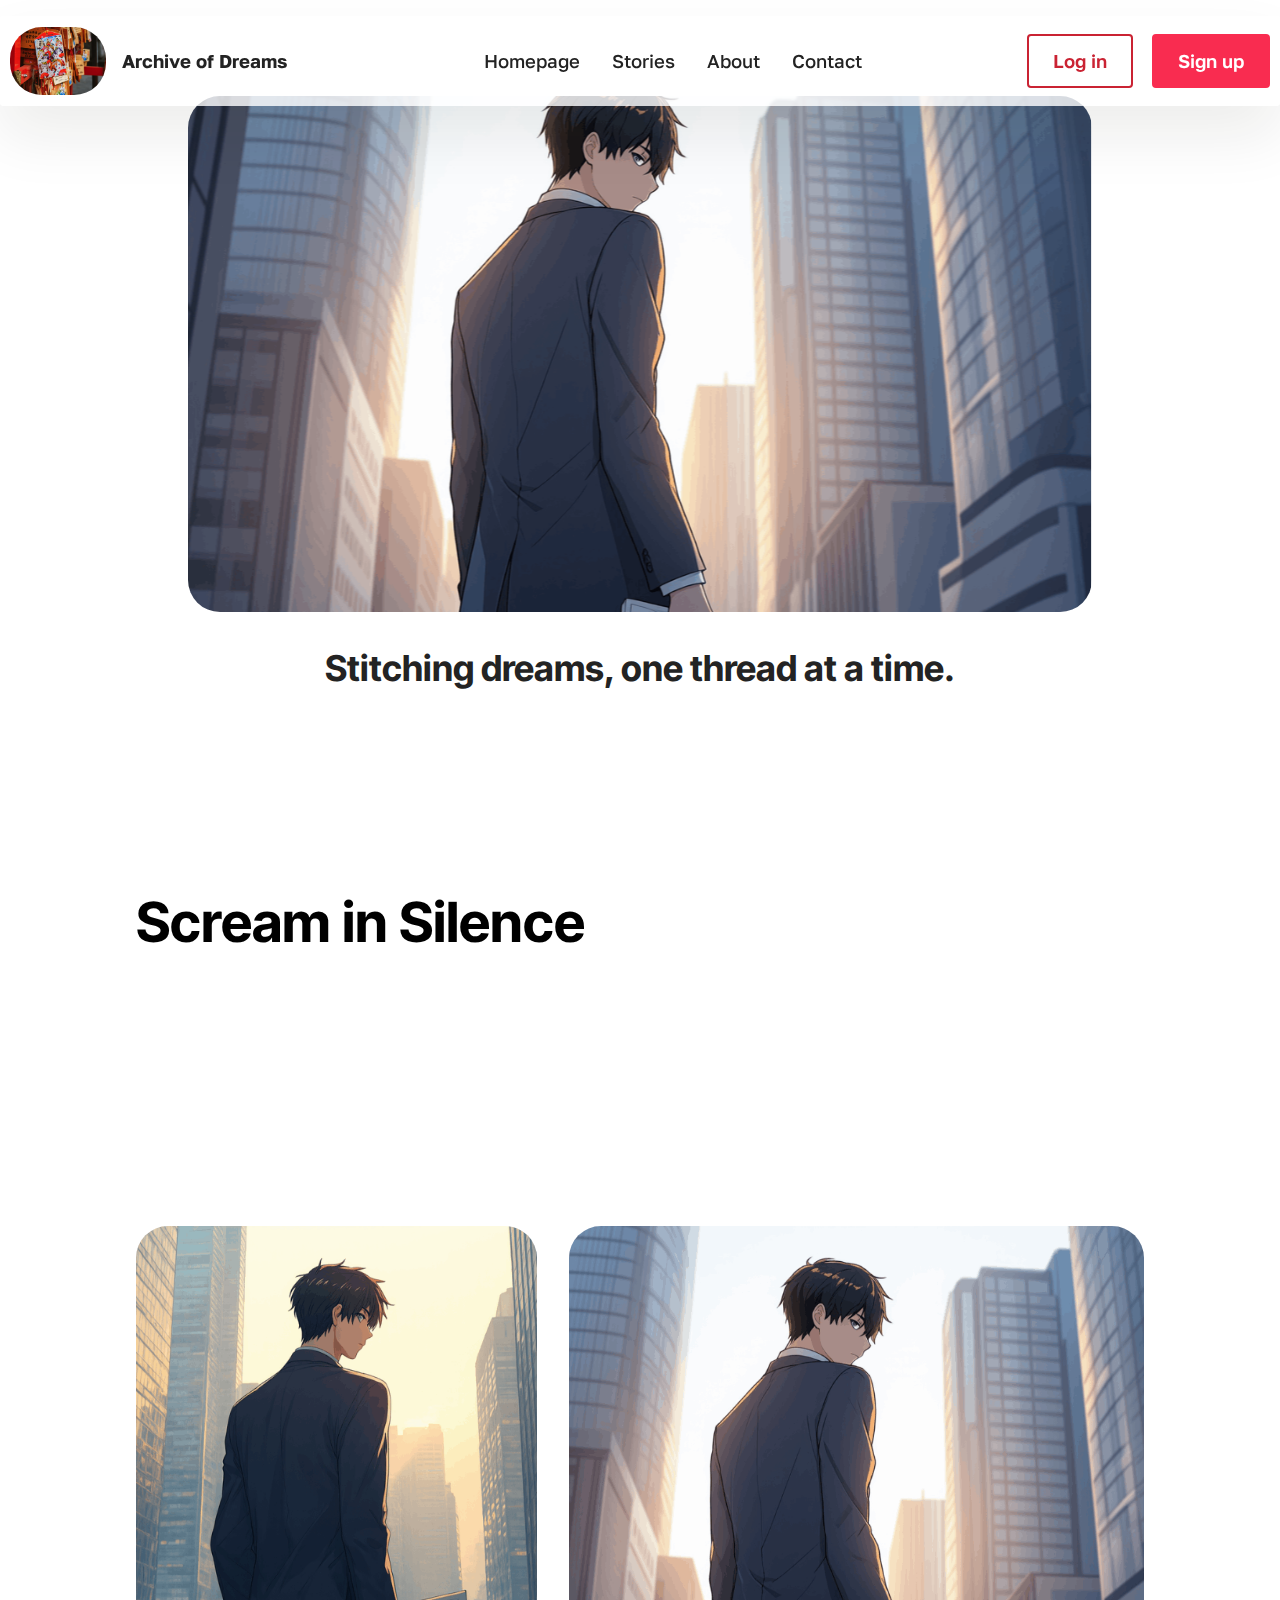
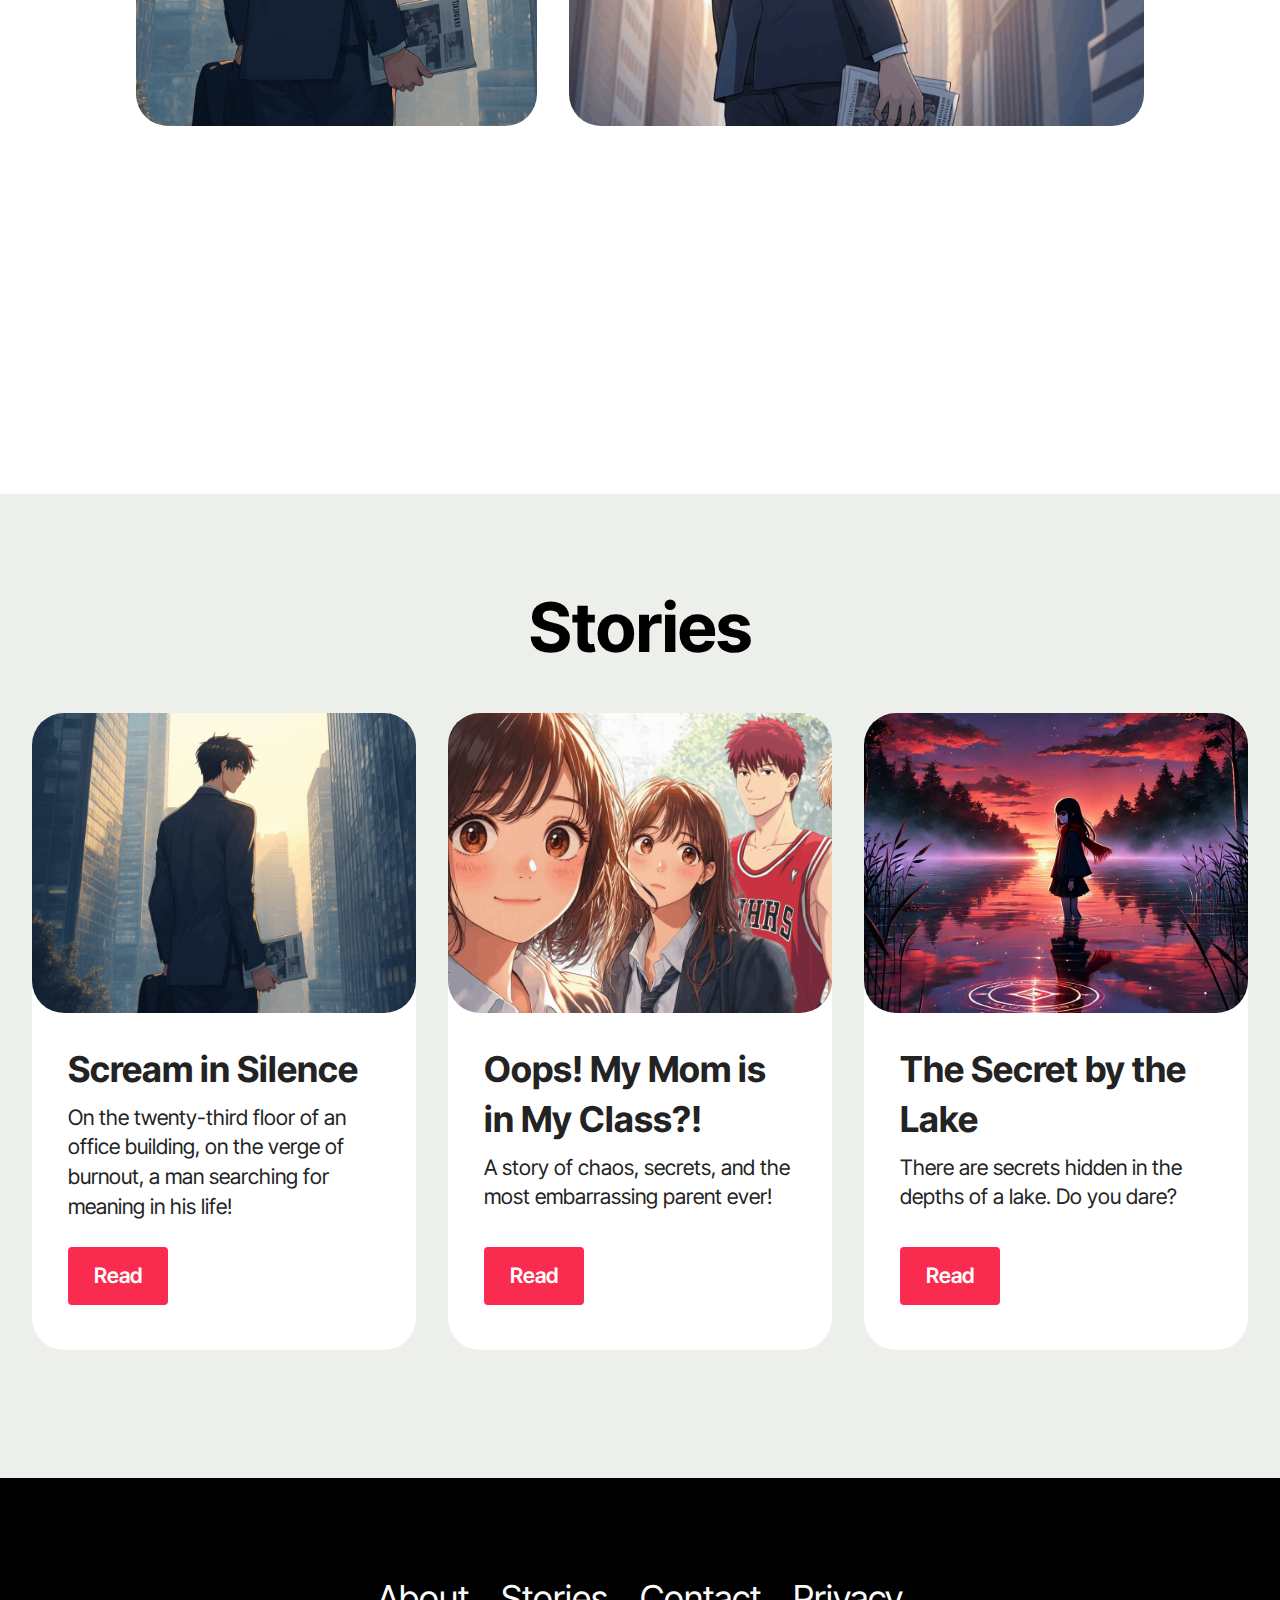
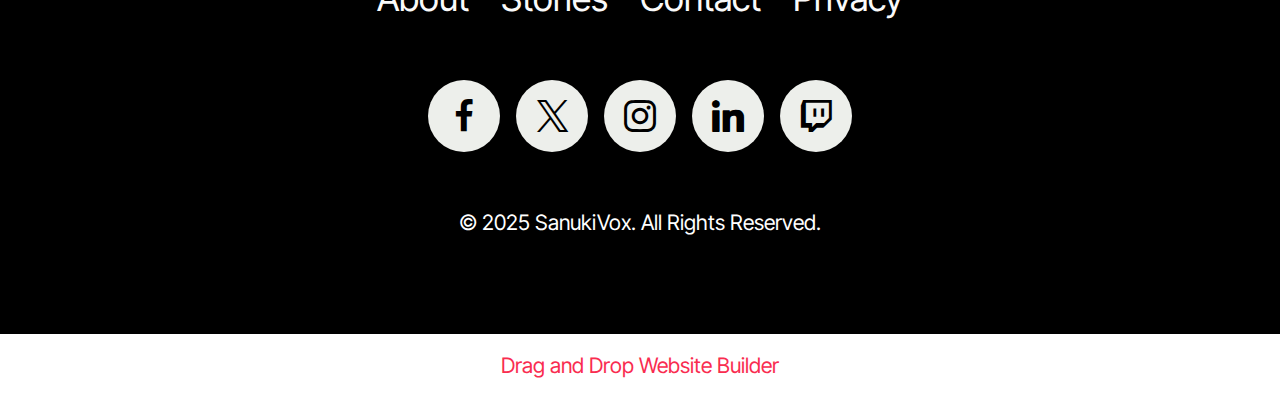
<file: page5.html>
<!DOCTYPE html>
<html  >
<head>
  <!-- Site made with Mobirise Website Builder v5.9.24, https://mobirise.com -->
  <meta charset="UTF-8">
  <meta http-equiv="X-UA-Compatible" content="IE=edge">
  <meta name="generator" content="Mobirise v5.9.24, mobirise.com">
  <meta name="viewport" content="width=device-width, initial-scale=1, minimum-scale=1">
  <link rel="shortcut icon" href="assets/images/photo-1625189659340-887baac3ea32.jpeg" type="image/x-icon">
  <meta name="description" content="">
  
  
  <title>Scream in Silence</title>
  <link rel="stylesheet" href="assets/web/assets/mobirise-icons2/mobirise2.css">
  <link rel="stylesheet" href="assets/bootstrap/css/bootstrap.min.css">
  <link rel="stylesheet" href="assets/bootstrap/css/bootstrap-grid.min.css">
  <link rel="stylesheet" href="assets/bootstrap/css/bootstrap-reboot.min.css">
  <link rel="stylesheet" href="assets/dropdown/css/style.css">
  <link rel="stylesheet" href="assets/socicon/css/styles.css">
  <link rel="stylesheet" href="assets/theme/css/style.css">
  <link rel="preload" href="https://fonts.googleapis.com/css?family=Inter+Tight:100,200,300,400,500,600,700,800,900,100i,200i,300i,400i,500i,600i,700i,800i,900i&display=swap" as="style" onload="this.onload=null;this.rel='stylesheet'">
  <noscript><link rel="stylesheet" href="https://fonts.googleapis.com/css?family=Inter+Tight:100,200,300,400,500,600,700,800,900,100i,200i,300i,400i,500i,600i,700i,800i,900i&display=swap"></noscript>
  <link rel="preload" href="https://fonts.googleapis.com/css2?family=Golos+Text:wght@400;700&display=swap&display=swap" as="style" onload="this.onload=null;this.rel='stylesheet'">
  <noscript><link rel="stylesheet" href="https://fonts.googleapis.com/css2?family=Golos+Text:wght@400;700&display=swap&display=swap"></noscript>
  <link rel="preload" as="style" href="assets/mobirise/css/mbr-additional.css?v=kdlhid"><link rel="stylesheet" href="assets/mobirise/css/mbr-additional.css?v=kdlhid" type="text/css">

  
  
  
</head>
<body>
  
  <section data-bs-version="5.1" class="menu menu2 cid-uH70YVEy6e" once="menu" id="menu02-r">
	

	<nav class="navbar navbar-dropdown navbar-fixed-top navbar-expand-lg">
		<div class="container">
			<div class="navbar-brand">
				<span class="navbar-logo">
					<a href="index.html">
						<img src="assets/images/photo-1625189659340-887baac3ea32.jpeg" alt="Welcome to the world where dreams come true with words!" style="height: 4.3rem;">
					</a>
				</span>
				<span class="navbar-caption-wrap"><a class="navbar-caption text-black text-primary display-4" href="page4.html">Archive of Dreams</a></span>
			</div>
			<button class="navbar-toggler" type="button" data-toggle="collapse" data-bs-toggle="collapse" data-target="#navbarSupportedContent" data-bs-target="#navbarSupportedContent" aria-controls="navbarNavAltMarkup" aria-expanded="false" aria-label="Toggle navigation">
				<div class="hamburger">
					<span></span>
					<span></span>
					<span></span>
					<span></span>
				</div>
			</button>
			<div class="collapse navbar-collapse" id="navbarSupportedContent">
				<ul class="navbar-nav nav-dropdown" data-app-modern-menu="true"><li class="nav-item">
						<a class="nav-link link text-black text-primary display-4" href="index.html">Homepage</a>
					</li>
					<li class="nav-item">
						<a class="nav-link link text-black text-primary display-4" href="page1.html" aria-expanded="false">Stories</a>
					</li>
					<li class="nav-item">
						<a class="nav-link link text-black text-primary display-4" href="page2.html">About</a>
					</li><li class="nav-item"><a class="nav-link link text-black text-primary display-4" href="page3.html">Contact</a></li></ul>
				
				<div class="navbar-buttons mbr-section-btn"><a class="btn btn-danger-outline display-4" href="https://mobiri.se">Log in</a> <a class="btn btn-primary display-4" href="https://mobiri.se">Sign up</a></div>
			</div>
		</div>
	</nav>
</section>

<section data-bs-version="5.1" class="image01 cid-uH70YVS6h1" id="image01-s">
  

  
  

  <div class="container">
    <div class="row justify-content-center">
      <div class="col-12 col-lg-9">
        <div class="image-wrapper mb-4">
          <img class="w-100" src="assets/images/16x9-an-anime-style-illustration-of-1-1344x768.png" alt="Mobirise Website Builder">
        </div>
        <h4 class="mbr-description mbr-fonts-style mb-3 align-center display-5">
          <strong>Stitching dreams, one thread at a time.</strong>
        </h4>
        <p class="mbr-description mbr-fonts-style mb-0 align-center display-7"></p>
      </div>
    </div>
  </div>
</section>

<section data-bs-version="5.1" class="article12 cid-uH70YW40Mh" id="article12-t">    
    
    <div class="container">
        <div class="row justify-content-center">
            <div class="col-md-12 col-lg-10">
                <h3 class="mbr-section-title mbr-fonts-style mb-4 mt-0 display-2"><strong>Scream in Silence</strong></h3>
                
                <p class="mbr-text mbr-fonts-style display-7"><br><strong><br></strong></p>
            </div>
        </div>
    </div>
</section>

<section data-bs-version="5.1" class="image02 cid-uH70YWi5CI" id="image02-u">
  
  
  
  <div class="container">
    <div class="row">
      <div class="col-12 col-lg-10">
        <div class="row">
          <div class="col-12 col-lg-5">
            <div class="img-item">
              <img class="w-100 mb-4" src="assets/images/4x3-an-anime-style-illustration-of-852x639.png" alt="Mobirise Website Builder">
              <h5 class="mbr-fonts-style mb-3 display-5"></h5>
              <p class="mbr-text mbr-fonts-style mb-sm-5 display-7"></p>
            </div>
          </div>
          <div class="col-12 col-lg">
            <div class="img-item">
              <img class="w-100 mb-4" src="assets/images/16x9-an-anime-style-illustration-of-1219x697.png" alt="Mobirise Website Builder">
              <h5 class="mbr-fonts-style mb-3 display-5"></h5>
              <p class="mbr-text mbr-fonts-style mb-0 display-7"></p>
            </div>
          </div>
        </div>
      </div>
    </div>
  </div>
</section>

<section data-bs-version="5.1" class="article12 cid-uH70YWAy85" id="article12-v">    
    
    <div class="container">
        <div class="row justify-content-center">
            <div class="col-md-12 col-lg-10">
                <h3 class="mbr-section-title mbr-fonts-style mb-4 mt-0 display-1"></h3>
                
                <p class="mbr-text mbr-fonts-style display-7"></p>
            </div>
        </div>
    </div>
</section>

<section data-bs-version="5.1" class="features4 start cid-uH70YWOEKj" id="features04-w">
	
	
	<div class="container">
		<div class="row justify-content-center">
			<div class="col-12 content-head">
				<div class="mbr-section-head mb-5">
					<h4 class="mbr-section-title mbr-fonts-style align-center mb-0 display-1"><strong>Stories</strong></h4>
					
					
				</div>
			</div>
		</div>
		<div class="row">
			<div class="item features-image col-12 col-md-6 col-lg-4">
				<div class="item-wrapper">
					<div class="item-img">
						<img src="assets/images/untitled-design-3-1256x707.png" alt="Mobirise Website Builder">
					</div>
					<div class="item-content">
						<h5 class="item-title mbr-fonts-style display-5"><strong>Scream in Silence</strong></h5>
						<p class="mbr-text mbr-fonts-style display-7">
							On the twenty-third floor of an office building, on the verge of burnout, a man searching for meaning in his life!
						</p>
						<div class="mbr-section-btn item-footer"><a href="page5.html" class="btn item-btn btn-primary display-7">Read</a></div>
					</div>

				</div>
			</div>
			<div class="item features-image col-12 col-md-6 col-lg-4">
				<div class="item-wrapper">
					<div class="item-img">
						<img src="assets/images/untitled-design-1280x720.png" alt="Mobirise Website Builder">
					</div>
					<div class="item-content">
						<h5 class="item-title mbr-fonts-style display-5"><strong>Oops! My Mom is in My Class?!</strong></h5>
						<p class="mbr-text mbr-fonts-style display-7">A story of chaos, secrets, and the most embarrassing parent ever!</p>
						<div class="mbr-section-btn item-footer"><a href="page8.html" class="btn item-btn btn-primary display-7">Read</a></div>
					</div>
				</div>
			</div>
			<div class="item features-image col-12 col-md-6 col-lg-4">
				<div class="item-wrapper">
					<div class="item-img">
						<img src="assets/images/1-1024x1024.jpg" alt="Mobirise Website Builder">
					</div>
					<div class="item-content">
						<h5 class="item-title mbr-fonts-style display-5"><strong>The Secret by the Lake</strong></h5>
						<p class="mbr-text mbr-fonts-style display-7">
							There are secrets hidden in the depths of a lake. Do you dare?<br>
						</p>
						<div class="mbr-section-btn item-footer"><a href="page6.html" class="btn item-btn btn-primary display-7">Read</a></div>
					</div>
				</div>
			</div>
		</div>
	</div>
</section>

<section data-bs-version="5.1" class="footer3 cid-uH7bP1e91z" once="footers" id="footer03-1q">

        

    

    <div class="container">
        <div class="row">
            <div class="row-links">
                <ul class="header-menu">
                  
                  
                  
                  
                <li class="header-menu-item mbr-fonts-style display-5"><a href="page2.html" class="text-white text-primary">About</a></li><li class="header-menu-item mbr-fonts-style display-5"><a href="page1.html" class="text-white text-primary">Stories</a></li><li class="header-menu-item mbr-fonts-style display-5">
                    <a href="page3.html" class="text-white text-primary">Contact</a></li><li class="header-menu-item mbr-fonts-style display-5">
                    <a href="index.html" class="text-white text-primary">Privacy</a>
                  </li></ul>
              </div>

            <div class="col-12 mt-4">
                <div class="social-row">
                    <div class="soc-item">
                        <a href="https://mobiri.se/" target="_blank">
                            <span class="mbr-iconfont socicon socicon-facebook display-7"></span>
                        </a>
                    </div>
                    <div class="soc-item">
                        <a href="https://mobiri.se/" target="_blank">
                            <span class="mbr-iconfont socicon-twitter socicon"></span>
                        </a>
                    </div>
                    <div class="soc-item">
                        <a href="https://mobiri.se/" target="_blank">
                            <span class="mbr-iconfont socicon-instagram socicon"></span>
                        </a>
                    </div>
                    <div class="soc-item">
                        <a href="https://mobiri.se/" target="_blank">
                            <span class="mbr-iconfont socicon socicon-linkedin"></span>
                        </a>
                    </div>
                    <div class="soc-item">
                        <a href="https://mobiri.se/" target="_blank">
                            <span class="mbr-iconfont socicon socicon-twitch"></span>
                        </a>
                    </div>
                </div>
            </div>
            <div class="col-12 mt-5">
                <p class="mbr-fonts-style copyright display-7">© 2025 SanukiVox. All Rights Reserved.</p>
            </div>
        </div>
    </div>
</section><section class="display-7" style="padding: 0;align-items: center;justify-content: center;flex-wrap: wrap;    align-content: center;display: flex;position: relative;height: 4rem;"><a href="https://mobiri.se/3751055" style="flex: 1 1;height: 4rem;position: absolute;width: 100%;z-index: 1;"><img alt="" style="height: 4rem;" src="[data-uri]"></a><p style="margin: 0;text-align: center;" class="display-7">&#8204;</p><a style="z-index:1" href="https://mobirise.com/drag-drop-website-builder.html">Drag and Drop Website Builder</a></section><script src="assets/bootstrap/js/bootstrap.bundle.min.js"></script>  <script src="assets/smoothscroll/smooth-scroll.js"></script>  <script src="assets/ytplayer/index.js"></script>  <script src="assets/dropdown/js/navbar-dropdown.js"></script>  <script src="assets/theme/js/script.js"></script>  
  
  
</body>
</html>
</file>
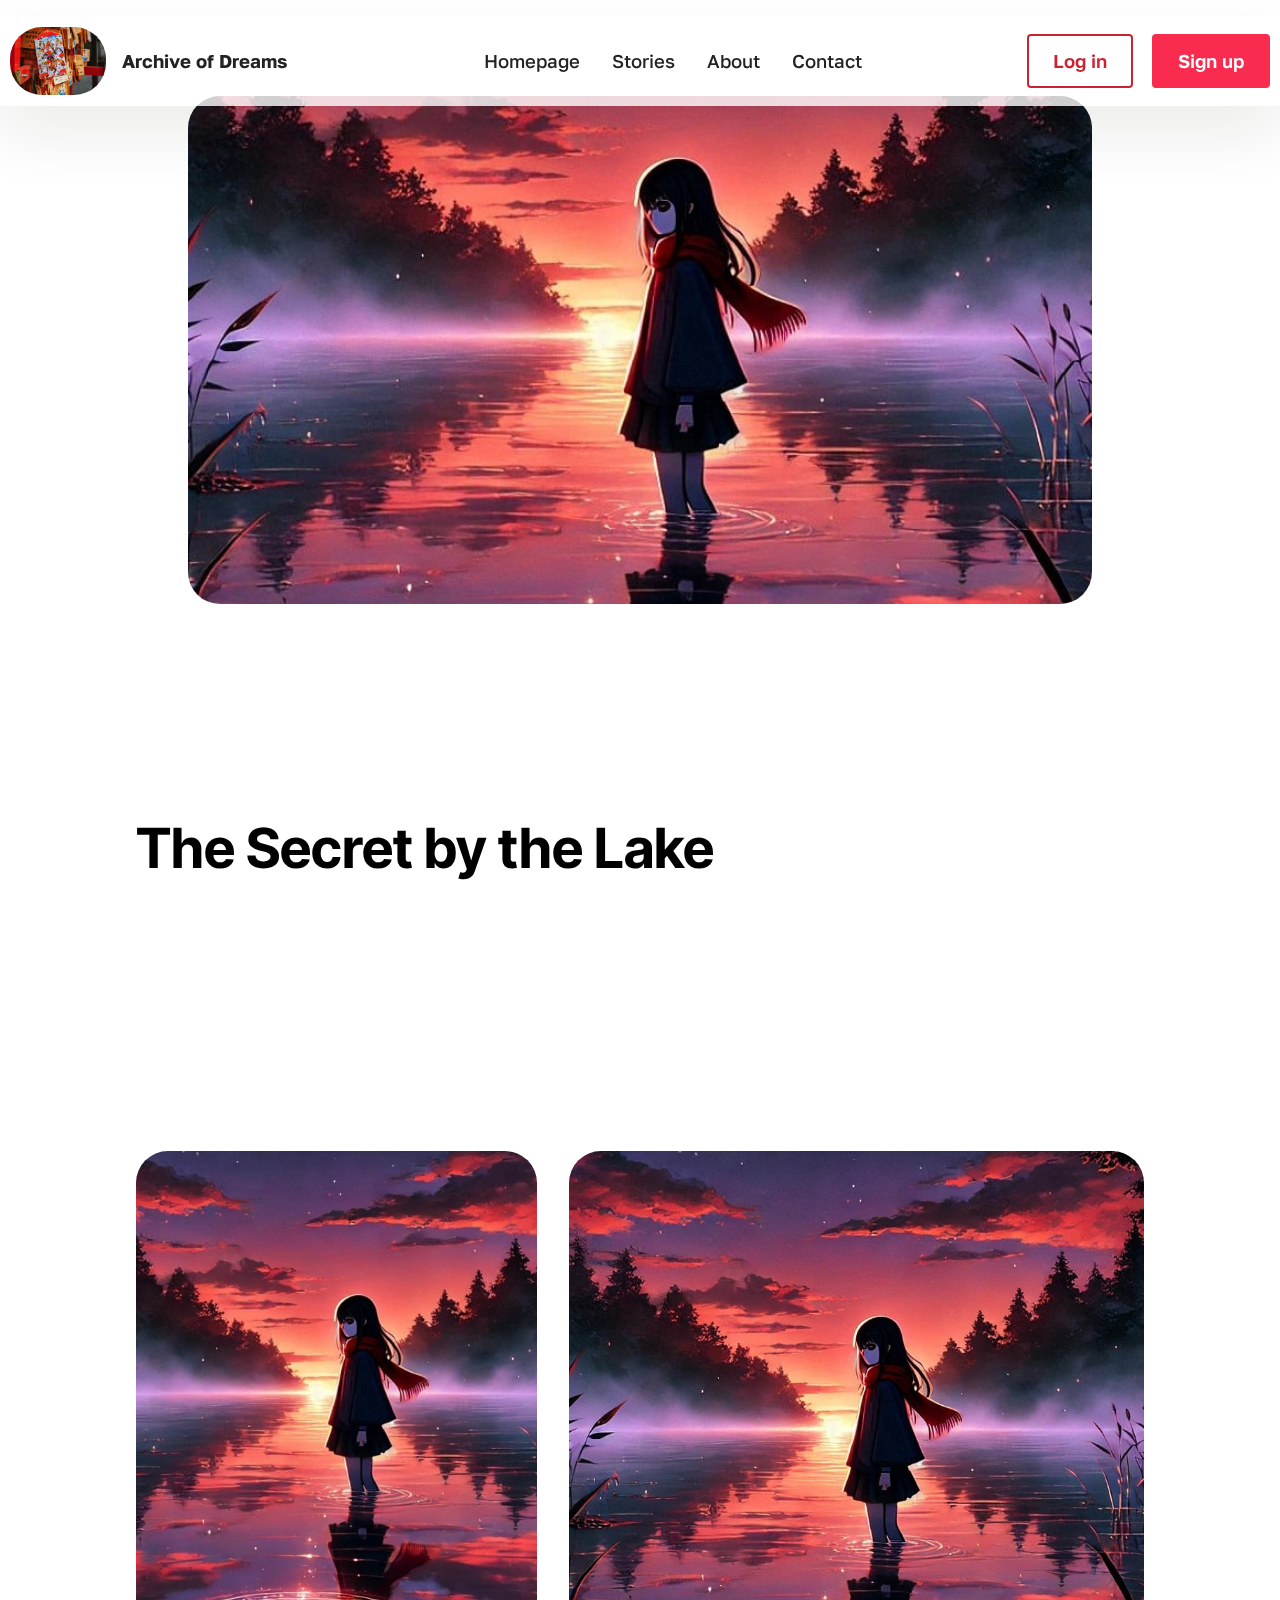
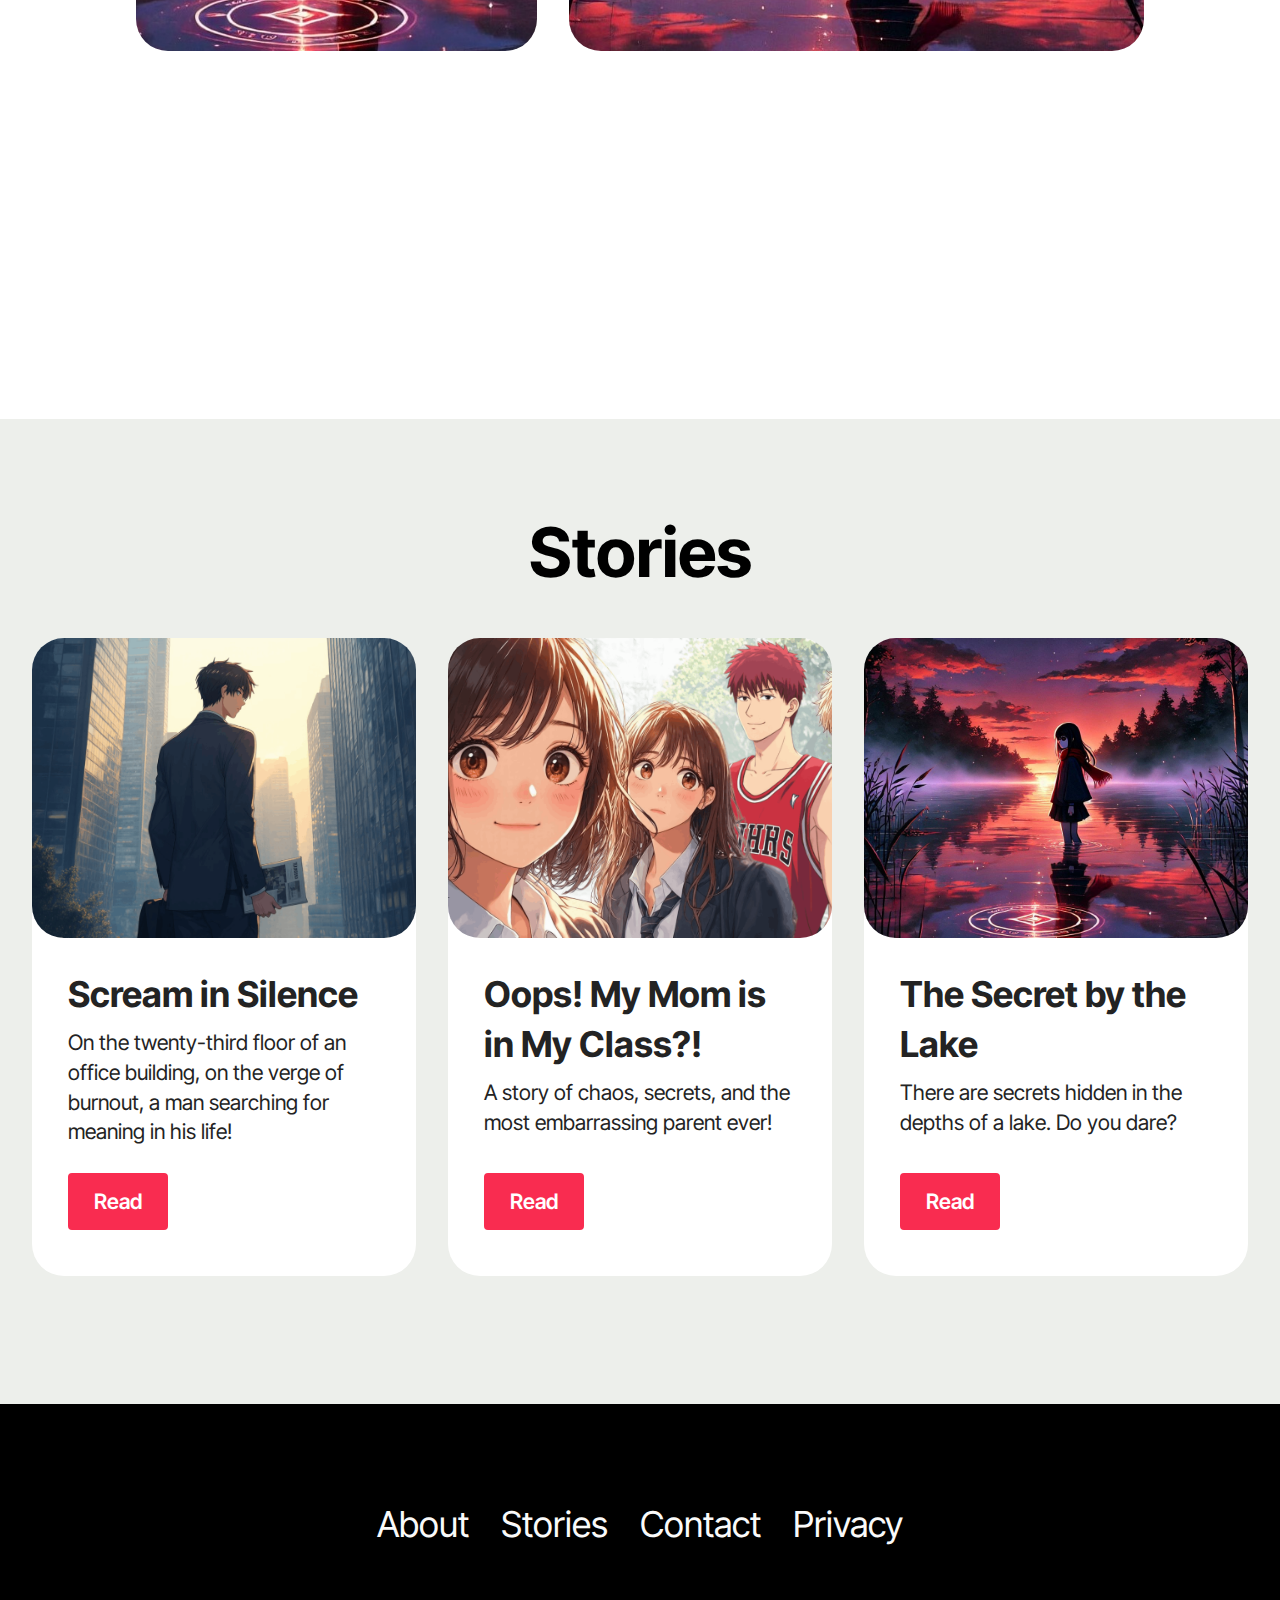
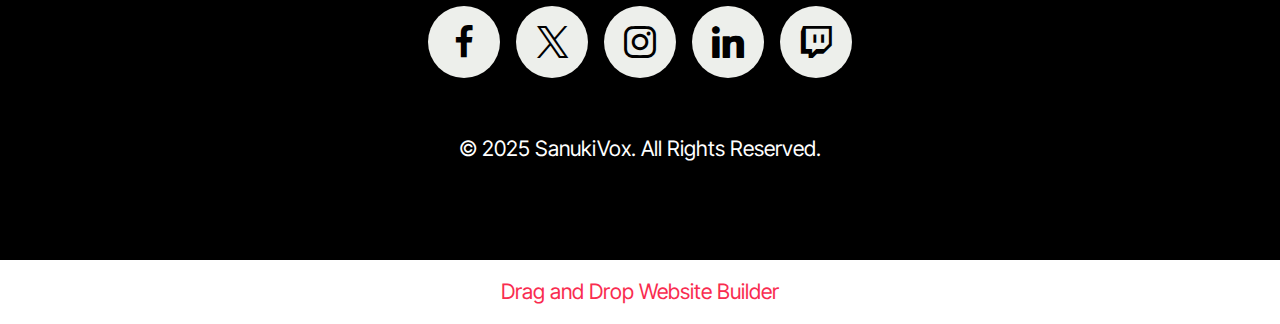
<file: page6.html>
<!DOCTYPE html>
<html  >
<head>
  <!-- Site made with Mobirise Website Builder v5.9.24, https://mobirise.com -->
  <meta charset="UTF-8">
  <meta http-equiv="X-UA-Compatible" content="IE=edge">
  <meta name="generator" content="Mobirise v5.9.24, mobirise.com">
  <meta name="viewport" content="width=device-width, initial-scale=1, minimum-scale=1">
  <link rel="shortcut icon" href="assets/images/photo-1625189659340-887baac3ea32.jpeg" type="image/x-icon">
  <meta name="description" content="">
  
  
  <title>The Secret by the Lake</title>
  <link rel="stylesheet" href="assets/web/assets/mobirise-icons2/mobirise2.css">
  <link rel="stylesheet" href="assets/bootstrap/css/bootstrap.min.css">
  <link rel="stylesheet" href="assets/bootstrap/css/bootstrap-grid.min.css">
  <link rel="stylesheet" href="assets/bootstrap/css/bootstrap-reboot.min.css">
  <link rel="stylesheet" href="assets/dropdown/css/style.css">
  <link rel="stylesheet" href="assets/socicon/css/styles.css">
  <link rel="stylesheet" href="assets/theme/css/style.css">
  <link rel="preload" href="https://fonts.googleapis.com/css?family=Inter+Tight:100,200,300,400,500,600,700,800,900,100i,200i,300i,400i,500i,600i,700i,800i,900i&display=swap" as="style" onload="this.onload=null;this.rel='stylesheet'">
  <noscript><link rel="stylesheet" href="https://fonts.googleapis.com/css?family=Inter+Tight:100,200,300,400,500,600,700,800,900,100i,200i,300i,400i,500i,600i,700i,800i,900i&display=swap"></noscript>
  <link rel="preload" href="https://fonts.googleapis.com/css2?family=Golos+Text:wght@400;700&display=swap&display=swap" as="style" onload="this.onload=null;this.rel='stylesheet'">
  <noscript><link rel="stylesheet" href="https://fonts.googleapis.com/css2?family=Golos+Text:wght@400;700&display=swap&display=swap"></noscript>
  <link rel="preload" as="style" href="assets/mobirise/css/mbr-additional.css?v=7yh177"><link rel="stylesheet" href="assets/mobirise/css/mbr-additional.css?v=7yh177" type="text/css">

  
  
  
</head>
<body>
  
  <section data-bs-version="5.1" class="menu menu2 cid-uH71EeDmzX" once="menu" id="menu02-y">
	

	<nav class="navbar navbar-dropdown navbar-fixed-top navbar-expand-lg">
		<div class="container">
			<div class="navbar-brand">
				<span class="navbar-logo">
					<a href="index.html">
						<img src="assets/images/photo-1625189659340-887baac3ea32.jpeg" alt="Welcome to the world where dreams come true with words!" style="height: 4.3rem;">
					</a>
				</span>
				<span class="navbar-caption-wrap"><a class="navbar-caption text-black text-primary display-4" href="page4.html">Archive of Dreams</a></span>
			</div>
			<button class="navbar-toggler" type="button" data-toggle="collapse" data-bs-toggle="collapse" data-target="#navbarSupportedContent" data-bs-target="#navbarSupportedContent" aria-controls="navbarNavAltMarkup" aria-expanded="false" aria-label="Toggle navigation">
				<div class="hamburger">
					<span></span>
					<span></span>
					<span></span>
					<span></span>
				</div>
			</button>
			<div class="collapse navbar-collapse" id="navbarSupportedContent">
				<ul class="navbar-nav nav-dropdown" data-app-modern-menu="true"><li class="nav-item">
						<a class="nav-link link text-black text-primary display-4" href="index.html">Homepage</a>
					</li>
					<li class="nav-item">
						<a class="nav-link link text-black text-primary display-4" href="page1.html" aria-expanded="false">Stories</a>
					</li>
					<li class="nav-item">
						<a class="nav-link link text-black text-primary display-4" href="page2.html">About</a>
					</li><li class="nav-item"><a class="nav-link link text-black text-primary display-4" href="page3.html">Contact</a></li></ul>
				
				<div class="navbar-buttons mbr-section-btn"><a class="btn btn-danger-outline display-4" href="https://mobiri.se">Log in</a> <a class="btn btn-primary display-4" href="https://mobiri.se">Sign up</a></div>
			</div>
		</div>
	</nav>
</section>

<section data-bs-version="5.1" class="image01 cid-uH71EeTK0A" id="image01-z">
  

  
  

  <div class="container">
    <div class="row justify-content-center">
      <div class="col-12 col-lg-9">
        <div class="image-wrapper mb-4">
          <img class="w-100" src="assets/images/1-1-1024x1024.jpeg" alt="Mobirise Website Builder">
        </div>
        <h4 class="mbr-description mbr-fonts-style mb-3 align-center display-5"></h4>
        <p class="mbr-description mbr-fonts-style mb-0 align-center display-7"></p>
      </div>
    </div>
  </div>
</section>

<section data-bs-version="5.1" class="article12 cid-uH71Ef7vzH" id="article12-10">    
    
    <div class="container">
        <div class="row justify-content-center">
            <div class="col-md-12 col-lg-10">
                <h3 class="mbr-section-title mbr-fonts-style mb-4 mt-0 display-2"><strong>The Secret by the Lake</strong></h3>
                
                <p class="mbr-text mbr-fonts-style display-7"><br><strong><br></strong></p>
            </div>
        </div>
    </div>
</section>

<section data-bs-version="5.1" class="image02 cid-uH71EfjSfW" id="image02-11">
  
  
  
  <div class="container">
    <div class="row">
      <div class="col-12 col-lg-10">
        <div class="row">
          <div class="col-12 col-lg-5">
            <div class="img-item">
              <img class="w-100 mb-4" src="assets/images/1-852x852.jpeg" alt="Mobirise Website Builder">
              <h5 class="mbr-fonts-style mb-3 display-5"></h5>
              <p class="mbr-text mbr-fonts-style mb-sm-5 display-7"></p>
            </div>
          </div>
          <div class="col-12 col-lg">
            <div class="img-item">
              <img class="w-100 mb-4" src="assets/images/1-2-1024x1024.jpeg" alt="Mobirise Website Builder">
              <h5 class="mbr-fonts-style mb-3 display-5"></h5>
              <p class="mbr-text mbr-fonts-style mb-0 display-7"></p>
            </div>
          </div>
        </div>
      </div>
    </div>
  </div>
</section>

<section data-bs-version="5.1" class="article12 cid-uH71EfxNww" id="article12-12">    
    
    <div class="container">
        <div class="row justify-content-center">
            <div class="col-md-12 col-lg-10">
                <h3 class="mbr-section-title mbr-fonts-style mb-4 mt-0 display-1"></h3>
                
                <p class="mbr-text mbr-fonts-style display-7"></p>
            </div>
        </div>
    </div>
</section>

<section data-bs-version="5.1" class="features4 start cid-uH71EfJ0Ic" id="features04-13">
	
	
	<div class="container">
		<div class="row justify-content-center">
			<div class="col-12 content-head">
				<div class="mbr-section-head mb-5">
					<h4 class="mbr-section-title mbr-fonts-style align-center mb-0 display-1"><strong>Stories</strong></h4>
					
					
				</div>
			</div>
		</div>
		<div class="row">
			<div class="item features-image col-12 col-md-6 col-lg-4">
				<div class="item-wrapper">
					<div class="item-img">
						<img src="assets/images/untitled-design-3-1256x707.png" alt="Mobirise Website Builder">
					</div>
					<div class="item-content">
						<h5 class="item-title mbr-fonts-style display-5"><strong>Scream in Silence</strong></h5>
						<p class="mbr-text mbr-fonts-style display-7">
							On the twenty-third floor of an office building, on the verge of burnout, a man searching for meaning in his life!
						</p>
						<div class="mbr-section-btn item-footer"><a href="page5.html" class="btn item-btn btn-primary display-7">Read</a></div>
					</div>

				</div>
			</div>
			<div class="item features-image col-12 col-md-6 col-lg-4">
				<div class="item-wrapper">
					<div class="item-img">
						<img src="assets/images/untitled-design-1280x720.png" alt="Mobirise Website Builder">
					</div>
					<div class="item-content">
						<h5 class="item-title mbr-fonts-style display-5"><strong>Oops! My Mom is in My Class?!</strong></h5>
						<p class="mbr-text mbr-fonts-style display-7">A story of chaos, secrets, and the most embarrassing parent ever!</p>
						<div class="mbr-section-btn item-footer"><a href="page8.html" class="btn item-btn btn-primary display-7">Read</a></div>
					</div>
				</div>
			</div>
			<div class="item features-image col-12 col-md-6 col-lg-4">
				<div class="item-wrapper">
					<div class="item-img">
						<img src="assets/images/1-1024x1024.jpg" alt="Mobirise Website Builder">
					</div>
					<div class="item-content">
						<h5 class="item-title mbr-fonts-style display-5"><strong>The Secret by the Lake</strong></h5>
						<p class="mbr-text mbr-fonts-style display-7">
							There are secrets hidden in the depths of a lake. Do you dare?<br>
						</p>
						<div class="mbr-section-btn item-footer"><a href="page6.html" class="btn item-btn btn-primary display-7">Read</a></div>
					</div>
				</div>
			</div>
		</div>
	</div>
</section>

<section data-bs-version="5.1" class="footer3 cid-uH7bP1e91z" once="footers" id="footer03-1q">

        

    

    <div class="container">
        <div class="row">
            <div class="row-links">
                <ul class="header-menu">
                  
                  
                  
                  
                <li class="header-menu-item mbr-fonts-style display-5"><a href="page2.html" class="text-white text-primary">About</a></li><li class="header-menu-item mbr-fonts-style display-5"><a href="page1.html" class="text-white text-primary">Stories</a></li><li class="header-menu-item mbr-fonts-style display-5">
                    <a href="page3.html" class="text-white text-primary">Contact</a></li><li class="header-menu-item mbr-fonts-style display-5">
                    <a href="index.html" class="text-white text-primary">Privacy</a>
                  </li></ul>
              </div>

            <div class="col-12 mt-4">
                <div class="social-row">
                    <div class="soc-item">
                        <a href="https://mobiri.se/" target="_blank">
                            <span class="mbr-iconfont socicon socicon-facebook display-7"></span>
                        </a>
                    </div>
                    <div class="soc-item">
                        <a href="https://mobiri.se/" target="_blank">
                            <span class="mbr-iconfont socicon-twitter socicon"></span>
                        </a>
                    </div>
                    <div class="soc-item">
                        <a href="https://mobiri.se/" target="_blank">
                            <span class="mbr-iconfont socicon-instagram socicon"></span>
                        </a>
                    </div>
                    <div class="soc-item">
                        <a href="https://mobiri.se/" target="_blank">
                            <span class="mbr-iconfont socicon socicon-linkedin"></span>
                        </a>
                    </div>
                    <div class="soc-item">
                        <a href="https://mobiri.se/" target="_blank">
                            <span class="mbr-iconfont socicon socicon-twitch"></span>
                        </a>
                    </div>
                </div>
            </div>
            <div class="col-12 mt-5">
                <p class="mbr-fonts-style copyright display-7">© 2025 SanukiVox. All Rights Reserved.</p>
            </div>
        </div>
    </div>
</section><section class="display-7" style="padding: 0;align-items: center;justify-content: center;flex-wrap: wrap;    align-content: center;display: flex;position: relative;height: 4rem;"><a href="https://mobiri.se/3751055" style="flex: 1 1;height: 4rem;position: absolute;width: 100%;z-index: 1;"><img alt="" style="height: 4rem;" src="[data-uri]"></a><p style="margin: 0;text-align: center;" class="display-7">&#8204;</p><a style="z-index:1" href="https://mobirise.com/drag-drop-website-builder.html">Drag and Drop Website Builder</a></section><script src="assets/bootstrap/js/bootstrap.bundle.min.js"></script>  <script src="assets/smoothscroll/smooth-scroll.js"></script>  <script src="assets/ytplayer/index.js"></script>  <script src="assets/dropdown/js/navbar-dropdown.js"></script>  <script src="assets/theme/js/script.js"></script>  
  
  
</body>
</html>
</file>
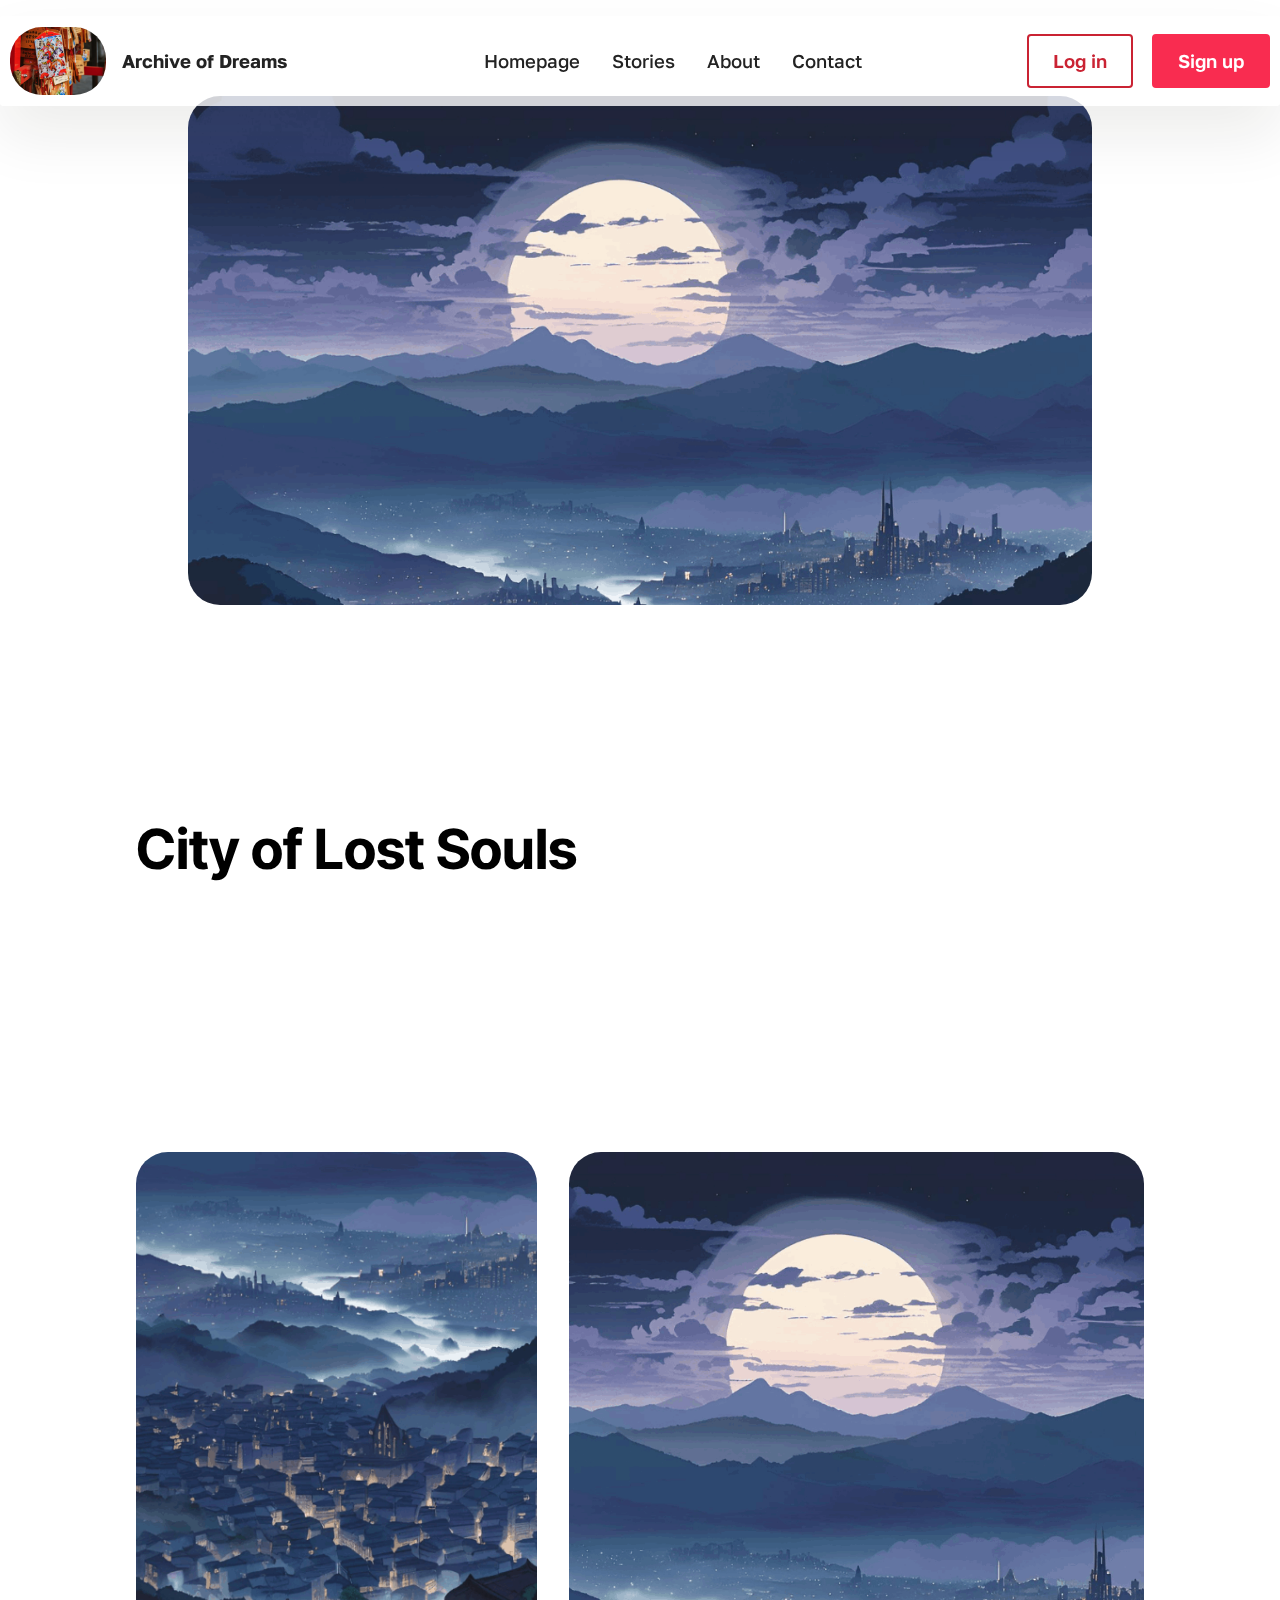
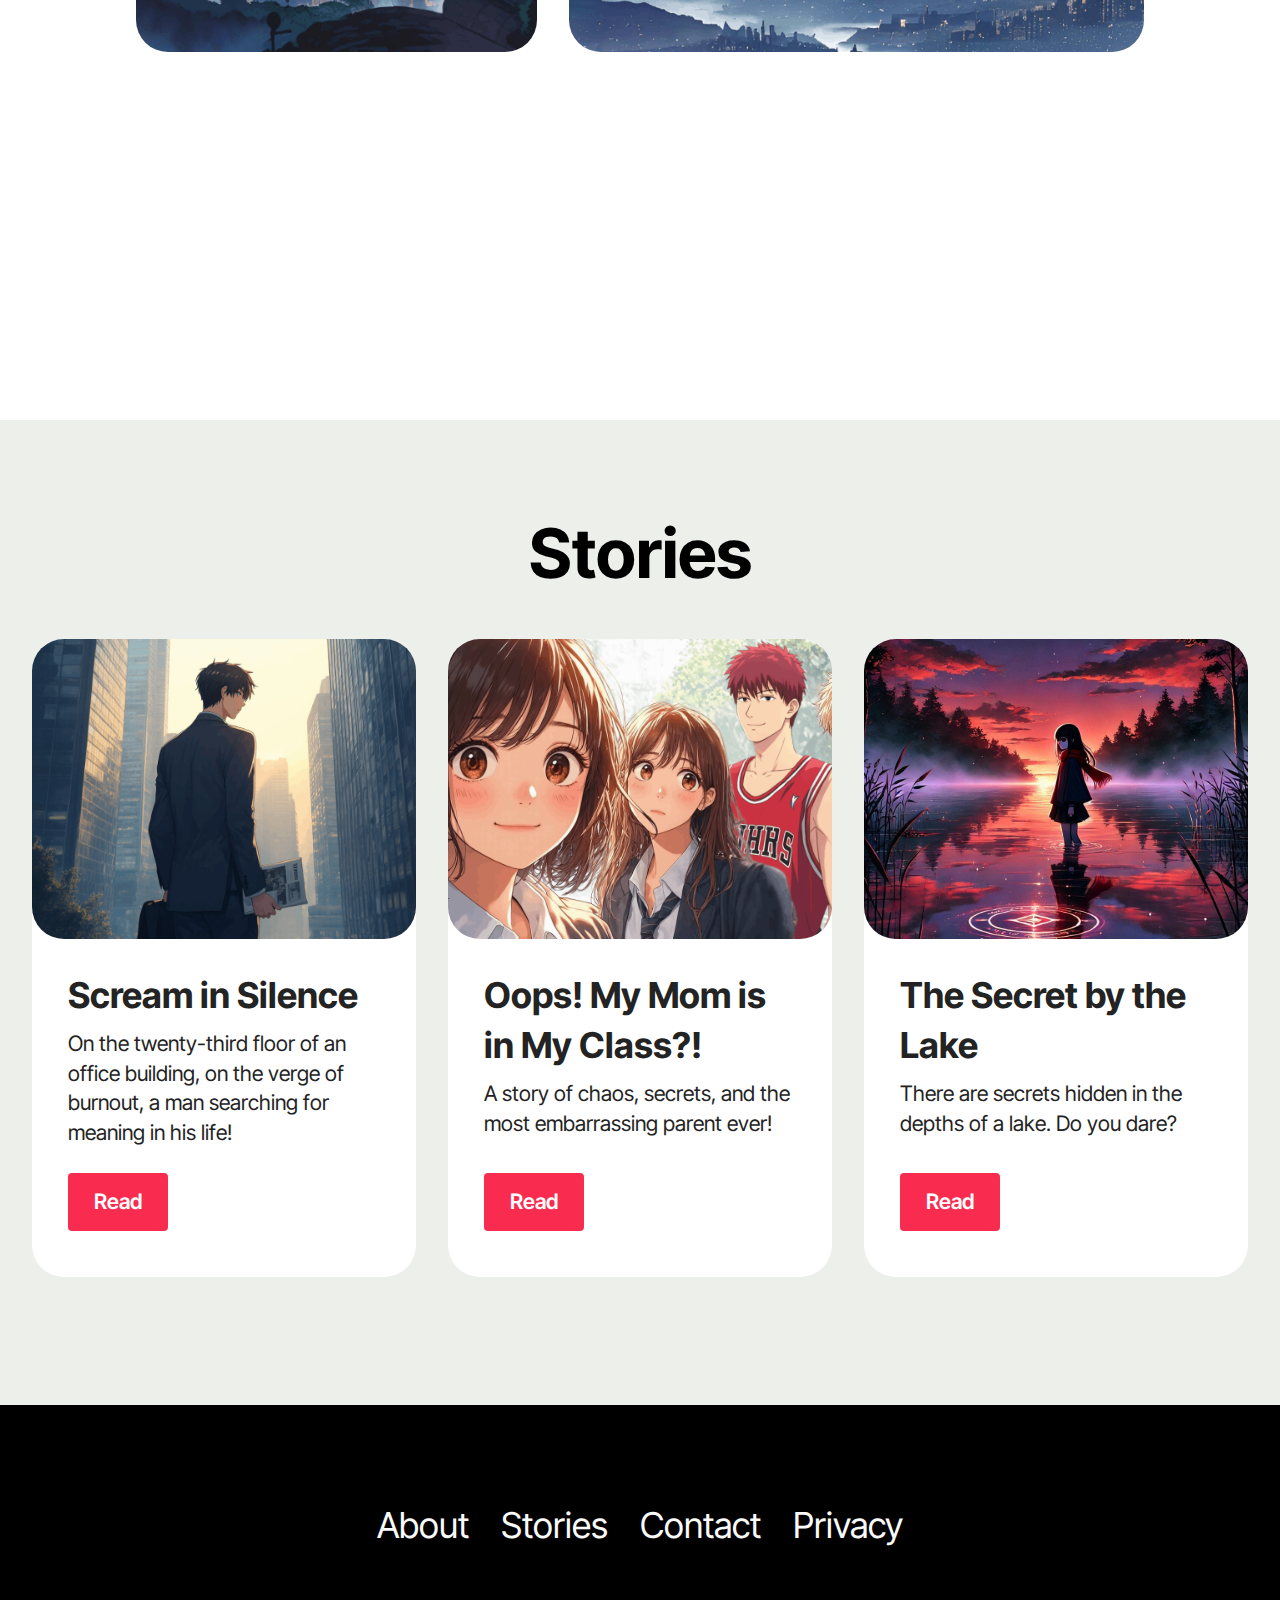
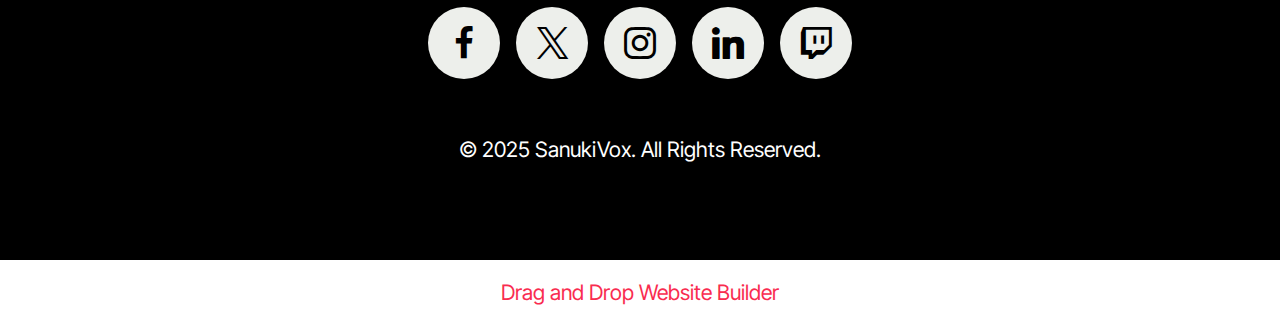
<file: page7.html>
<!DOCTYPE html>
<html  >
<head>
  <!-- Site made with Mobirise Website Builder v5.9.24, https://mobirise.com -->
  <meta charset="UTF-8">
  <meta http-equiv="X-UA-Compatible" content="IE=edge">
  <meta name="generator" content="Mobirise v5.9.24, mobirise.com">
  <meta name="viewport" content="width=device-width, initial-scale=1, minimum-scale=1">
  <link rel="shortcut icon" href="assets/images/photo-1625189659340-887baac3ea32.jpeg" type="image/x-icon">
  <meta name="description" content="">
  
  
  <title>City of Lost Souls</title>
  <link rel="stylesheet" href="assets/web/assets/mobirise-icons2/mobirise2.css">
  <link rel="stylesheet" href="assets/bootstrap/css/bootstrap.min.css">
  <link rel="stylesheet" href="assets/bootstrap/css/bootstrap-grid.min.css">
  <link rel="stylesheet" href="assets/bootstrap/css/bootstrap-reboot.min.css">
  <link rel="stylesheet" href="assets/dropdown/css/style.css">
  <link rel="stylesheet" href="assets/socicon/css/styles.css">
  <link rel="stylesheet" href="assets/theme/css/style.css">
  <link rel="preload" href="https://fonts.googleapis.com/css?family=Inter+Tight:100,200,300,400,500,600,700,800,900,100i,200i,300i,400i,500i,600i,700i,800i,900i&display=swap" as="style" onload="this.onload=null;this.rel='stylesheet'">
  <noscript><link rel="stylesheet" href="https://fonts.googleapis.com/css?family=Inter+Tight:100,200,300,400,500,600,700,800,900,100i,200i,300i,400i,500i,600i,700i,800i,900i&display=swap"></noscript>
  <link rel="preload" href="https://fonts.googleapis.com/css2?family=Golos+Text:wght@400;700&display=swap&display=swap" as="style" onload="this.onload=null;this.rel='stylesheet'">
  <noscript><link rel="stylesheet" href="https://fonts.googleapis.com/css2?family=Golos+Text:wght@400;700&display=swap&display=swap"></noscript>
  <link rel="preload" as="style" href="assets/mobirise/css/mbr-additional.css?v=9XQt6i"><link rel="stylesheet" href="assets/mobirise/css/mbr-additional.css?v=9XQt6i" type="text/css">

  
  
  
</head>
<body>
  
  <section data-bs-version="5.1" class="menu menu2 cid-uH71HEa2kC" once="menu" id="menu02-15">
	

	<nav class="navbar navbar-dropdown navbar-fixed-top navbar-expand-lg">
		<div class="container">
			<div class="navbar-brand">
				<span class="navbar-logo">
					<a href="index.html">
						<img src="assets/images/photo-1625189659340-887baac3ea32.jpeg" alt="Welcome to the world where dreams come true with words!" style="height: 4.3rem;">
					</a>
				</span>
				<span class="navbar-caption-wrap"><a class="navbar-caption text-black text-primary display-4" href="page4.html">Archive of Dreams</a></span>
			</div>
			<button class="navbar-toggler" type="button" data-toggle="collapse" data-bs-toggle="collapse" data-target="#navbarSupportedContent" data-bs-target="#navbarSupportedContent" aria-controls="navbarNavAltMarkup" aria-expanded="false" aria-label="Toggle navigation">
				<div class="hamburger">
					<span></span>
					<span></span>
					<span></span>
					<span></span>
				</div>
			</button>
			<div class="collapse navbar-collapse" id="navbarSupportedContent">
				<ul class="navbar-nav nav-dropdown" data-app-modern-menu="true"><li class="nav-item">
						<a class="nav-link link text-black text-primary display-4" href="index.html">Homepage</a>
					</li>
					<li class="nav-item">
						<a class="nav-link link text-black text-primary display-4" href="page1.html" aria-expanded="false">Stories</a>
					</li>
					<li class="nav-item">
						<a class="nav-link link text-black text-primary display-4" href="page2.html">About</a>
					</li><li class="nav-item"><a class="nav-link link text-black text-primary display-4" href="page3.html">Contact</a></li></ul>
				
				<div class="navbar-buttons mbr-section-btn"><a class="btn btn-danger-outline display-4" href="https://mobiri.se">Log in</a> <a class="btn btn-primary display-4" href="https://mobiri.se">Sign up</a></div>
			</div>
		</div>
	</nav>
</section>

<section data-bs-version="5.1" class="image01 cid-uH71HEqZOe" id="image01-16">
  

  
  

  <div class="container">
    <div class="row justify-content-center">
      <div class="col-12 col-lg-9">
        <div class="image-wrapper mb-4">
          <img class="w-100" src="assets/images/untitled-design-1-1080x1080.png" alt="Mobirise Website Builder">
        </div>
        <h4 class="mbr-description mbr-fonts-style mb-3 align-center display-5"></h4>
        <p class="mbr-description mbr-fonts-style mb-0 align-center display-7"></p>
      </div>
    </div>
  </div>
</section>

<section data-bs-version="5.1" class="article12 cid-uH71HEFVFm" id="article12-17">    
    
    <div class="container">
        <div class="row justify-content-center">
            <div class="col-md-12 col-lg-10">
                <h3 class="mbr-section-title mbr-fonts-style mb-4 mt-0 display-2"><strong>City of Lost Souls</strong></h3>
                
                <p class="mbr-text mbr-fonts-style display-7"><br><strong><br></strong></p>
            </div>
        </div>
    </div>
</section>

<section data-bs-version="5.1" class="image02 cid-uH71HEOdow" id="image02-18">
  
  
  
  <div class="container">
    <div class="row">
      <div class="col-12 col-lg-10">
        <div class="row">
          <div class="col-12 col-lg-5">
            <div class="img-item">
              <img class="w-100 mb-4" src="assets/images/untitled-design-1-852x852.png" alt="Mobirise Website Builder">
              <h5 class="mbr-fonts-style mb-3 display-5"></h5>
              <p class="mbr-text mbr-fonts-style mb-sm-5 display-7"></p>
            </div>
          </div>
          <div class="col-12 col-lg">
            <div class="img-item">
              <img class="w-100 mb-4" src="assets/images/untitled-design-1-1080x1080.png" alt="Mobirise Website Builder">
              <h5 class="mbr-fonts-style mb-3 display-5"></h5>
              <p class="mbr-text mbr-fonts-style mb-0 display-7"></p>
            </div>
          </div>
        </div>
      </div>
    </div>
  </div>
</section>

<section data-bs-version="5.1" class="article12 cid-uH71HF3Q5M" id="article12-19">    
    
    <div class="container">
        <div class="row justify-content-center">
            <div class="col-md-12 col-lg-10">
                <h3 class="mbr-section-title mbr-fonts-style mb-4 mt-0 display-1"></h3>
                
                <p class="mbr-text mbr-fonts-style display-7"></p>
            </div>
        </div>
    </div>
</section>

<section data-bs-version="5.1" class="features4 start cid-uH71HFdrQF" id="features04-1a">
	
	
	<div class="container">
		<div class="row justify-content-center">
			<div class="col-12 content-head">
				<div class="mbr-section-head mb-5">
					<h4 class="mbr-section-title mbr-fonts-style align-center mb-0 display-1"><strong>Stories</strong></h4>
					
					
				</div>
			</div>
		</div>
		<div class="row">
			<div class="item features-image col-12 col-md-6 col-lg-4">
				<div class="item-wrapper">
					<div class="item-img">
						<img src="assets/images/untitled-design-3-1256x707.png" alt="Mobirise Website Builder">
					</div>
					<div class="item-content">
						<h5 class="item-title mbr-fonts-style display-5"><strong>Scream in Silence</strong></h5>
						<p class="mbr-text mbr-fonts-style display-7">
							On the twenty-third floor of an office building, on the verge of burnout, a man searching for meaning in his life!
						</p>
						<div class="mbr-section-btn item-footer"><a href="page5.html" class="btn item-btn btn-primary display-7">Read</a></div>
					</div>

				</div>
			</div>
			<div class="item features-image col-12 col-md-6 col-lg-4">
				<div class="item-wrapper">
					<div class="item-img">
						<img src="assets/images/untitled-design-1280x720.png" alt="Mobirise Website Builder">
					</div>
					<div class="item-content">
						<h5 class="item-title mbr-fonts-style display-5"><strong>Oops! My Mom is in My Class?!</strong></h5>
						<p class="mbr-text mbr-fonts-style display-7">A story of chaos, secrets, and the most embarrassing parent ever!</p>
						<div class="mbr-section-btn item-footer"><a href="page8.html" class="btn item-btn btn-primary display-7">Read</a></div>
					</div>
				</div>
			</div>
			<div class="item features-image col-12 col-md-6 col-lg-4">
				<div class="item-wrapper">
					<div class="item-img">
						<img src="assets/images/1-1024x1024.jpg" alt="Mobirise Website Builder">
					</div>
					<div class="item-content">
						<h5 class="item-title mbr-fonts-style display-5"><strong>The Secret by the Lake</strong></h5>
						<p class="mbr-text mbr-fonts-style display-7">
							There are secrets hidden in the depths of a lake. Do you dare?<br>
						</p>
						<div class="mbr-section-btn item-footer"><a href="page6.html" class="btn item-btn btn-primary display-7">Read</a></div>
					</div>
				</div>
			</div>
		</div>
	</div>
</section>

<section data-bs-version="5.1" class="footer3 cid-uH7bP1e91z" once="footers" id="footer03-1q">

        

    

    <div class="container">
        <div class="row">
            <div class="row-links">
                <ul class="header-menu">
                  
                  
                  
                  
                <li class="header-menu-item mbr-fonts-style display-5"><a href="page2.html" class="text-white text-primary">About</a></li><li class="header-menu-item mbr-fonts-style display-5"><a href="page1.html" class="text-white text-primary">Stories</a></li><li class="header-menu-item mbr-fonts-style display-5">
                    <a href="page3.html" class="text-white text-primary">Contact</a></li><li class="header-menu-item mbr-fonts-style display-5">
                    <a href="index.html" class="text-white text-primary">Privacy</a>
                  </li></ul>
              </div>

            <div class="col-12 mt-4">
                <div class="social-row">
                    <div class="soc-item">
                        <a href="https://mobiri.se/" target="_blank">
                            <span class="mbr-iconfont socicon socicon-facebook display-7"></span>
                        </a>
                    </div>
                    <div class="soc-item">
                        <a href="https://mobiri.se/" target="_blank">
                            <span class="mbr-iconfont socicon-twitter socicon"></span>
                        </a>
                    </div>
                    <div class="soc-item">
                        <a href="https://mobiri.se/" target="_blank">
                            <span class="mbr-iconfont socicon-instagram socicon"></span>
                        </a>
                    </div>
                    <div class="soc-item">
                        <a href="https://mobiri.se/" target="_blank">
                            <span class="mbr-iconfont socicon socicon-linkedin"></span>
                        </a>
                    </div>
                    <div class="soc-item">
                        <a href="https://mobiri.se/" target="_blank">
                            <span class="mbr-iconfont socicon socicon-twitch"></span>
                        </a>
                    </div>
                </div>
            </div>
            <div class="col-12 mt-5">
                <p class="mbr-fonts-style copyright display-7">© 2025 SanukiVox. All Rights Reserved.</p>
            </div>
        </div>
    </div>
</section><section class="display-7" style="padding: 0;align-items: center;justify-content: center;flex-wrap: wrap;    align-content: center;display: flex;position: relative;height: 4rem;"><a href="https://mobiri.se/3751055" style="flex: 1 1;height: 4rem;position: absolute;width: 100%;z-index: 1;"><img alt="" style="height: 4rem;" src="[data-uri]"></a><p style="margin: 0;text-align: center;" class="display-7">&#8204;</p><a style="z-index:1" href="https://mobirise.com/drag-drop-website-builder.html">Drag and Drop Website Builder</a></section><script src="assets/bootstrap/js/bootstrap.bundle.min.js"></script>  <script src="assets/smoothscroll/smooth-scroll.js"></script>  <script src="assets/ytplayer/index.js"></script>  <script src="assets/dropdown/js/navbar-dropdown.js"></script>  <script src="assets/theme/js/script.js"></script>  
  
  
</body>
</html>
</file>
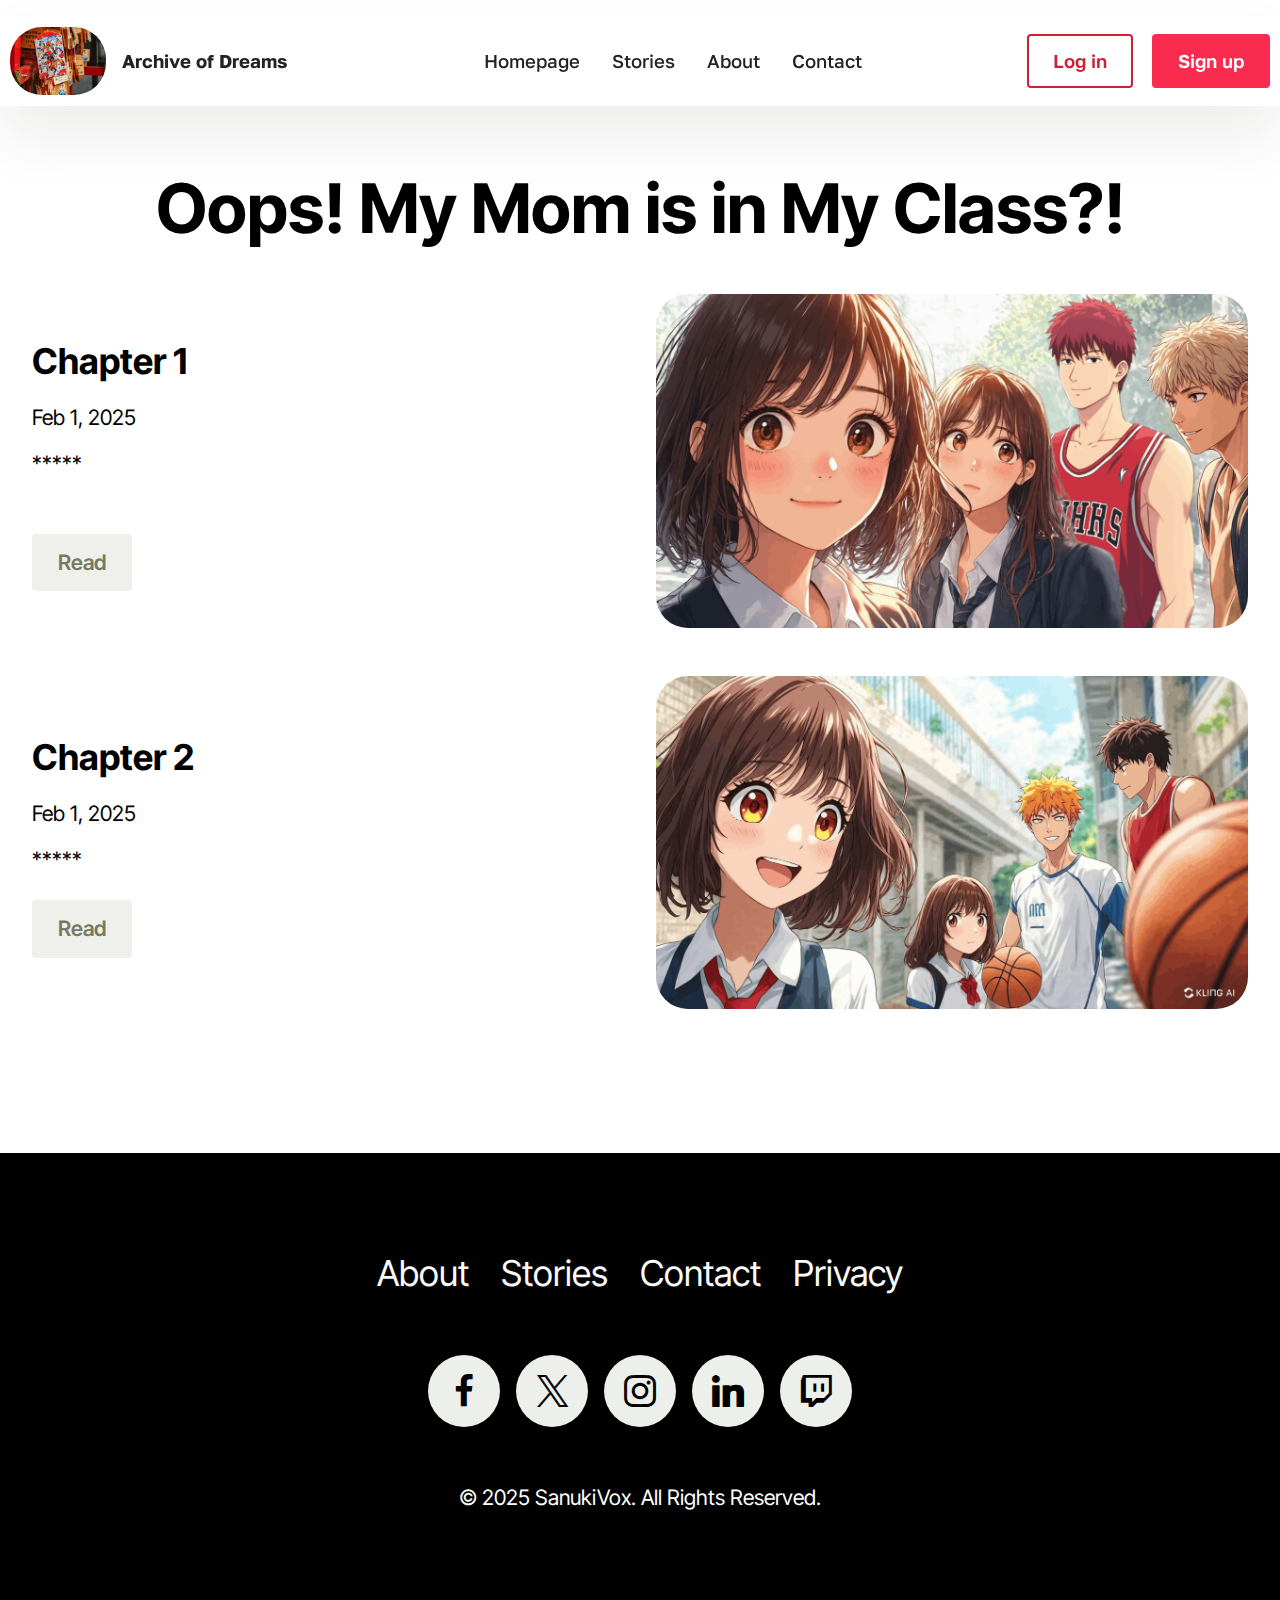
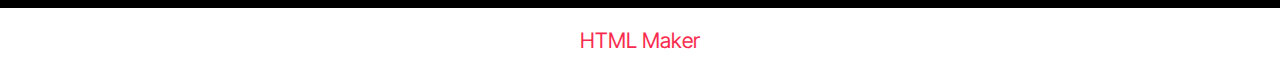
<file: page8.html>
<!DOCTYPE html>
<html  >
<head>
  <!-- Site made with Mobirise Website Builder v5.9.24, https://mobirise.com -->
  <meta charset="UTF-8">
  <meta http-equiv="X-UA-Compatible" content="IE=edge">
  <meta name="generator" content="Mobirise v5.9.24, mobirise.com">
  <meta name="viewport" content="width=device-width, initial-scale=1, minimum-scale=1">
  <link rel="shortcut icon" href="assets/images/photo-1625189659340-887baac3ea32.jpeg" type="image/x-icon">
  <meta name="description" content="">
  
  
  <title>Oops! My Mom is in My Class?!</title>
  <link rel="stylesheet" href="assets/web/assets/mobirise-icons2/mobirise2.css">
  <link rel="stylesheet" href="assets/bootstrap/css/bootstrap.min.css">
  <link rel="stylesheet" href="assets/bootstrap/css/bootstrap-grid.min.css">
  <link rel="stylesheet" href="assets/bootstrap/css/bootstrap-reboot.min.css">
  <link rel="stylesheet" href="assets/dropdown/css/style.css">
  <link rel="stylesheet" href="assets/socicon/css/styles.css">
  <link rel="stylesheet" href="assets/theme/css/style.css">
  <link rel="preload" href="https://fonts.googleapis.com/css?family=Inter+Tight:100,200,300,400,500,600,700,800,900,100i,200i,300i,400i,500i,600i,700i,800i,900i&display=swap" as="style" onload="this.onload=null;this.rel='stylesheet'">
  <noscript><link rel="stylesheet" href="https://fonts.googleapis.com/css?family=Inter+Tight:100,200,300,400,500,600,700,800,900,100i,200i,300i,400i,500i,600i,700i,800i,900i&display=swap"></noscript>
  <link rel="preload" href="https://fonts.googleapis.com/css2?family=Golos+Text:wght@400;700&display=swap&display=swap" as="style" onload="this.onload=null;this.rel='stylesheet'">
  <noscript><link rel="stylesheet" href="https://fonts.googleapis.com/css2?family=Golos+Text:wght@400;700&display=swap&display=swap"></noscript>
  <link rel="preload" as="style" href="assets/mobirise/css/mbr-additional.css?v=iCDtzT"><link rel="stylesheet" href="assets/mobirise/css/mbr-additional.css?v=iCDtzT" type="text/css">

  
  
  
</head>
<body>
  
  <section data-bs-version="5.1" class="menu menu2 cid-uH72SyrcYe" once="menu" id="menu02-1c">
	

	<nav class="navbar navbar-dropdown navbar-fixed-top navbar-expand-lg">
		<div class="container">
			<div class="navbar-brand">
				<span class="navbar-logo">
					<a href="index.html">
						<img src="assets/images/photo-1625189659340-887baac3ea32.jpeg" alt="Welcome to the world where dreams come true with words!" style="height: 4.3rem;">
					</a>
				</span>
				<span class="navbar-caption-wrap"><a class="navbar-caption text-black text-primary display-4" href="page4.html">Archive of Dreams</a></span>
			</div>
			<button class="navbar-toggler" type="button" data-toggle="collapse" data-bs-toggle="collapse" data-target="#navbarSupportedContent" data-bs-target="#navbarSupportedContent" aria-controls="navbarNavAltMarkup" aria-expanded="false" aria-label="Toggle navigation">
				<div class="hamburger">
					<span></span>
					<span></span>
					<span></span>
					<span></span>
				</div>
			</button>
			<div class="collapse navbar-collapse" id="navbarSupportedContent">
				<ul class="navbar-nav nav-dropdown" data-app-modern-menu="true"><li class="nav-item">
						<a class="nav-link link text-black text-primary display-4" href="index.html">Homepage</a>
					</li>
					<li class="nav-item">
						<a class="nav-link link text-black text-primary display-4" href="page1.html" aria-expanded="false">Stories</a>
					</li>
					<li class="nav-item">
						<a class="nav-link link text-black text-primary display-4" href="page2.html">About</a>
					</li><li class="nav-item"><a class="nav-link link text-black text-primary display-4" href="page3.html">Contact</a></li></ul>
				
				<div class="navbar-buttons mbr-section-btn"><a class="btn btn-danger-outline display-4" href="https://mobiri.se">Log in</a> <a class="btn btn-primary display-4" href="https://mobiri.se">Sign up</a></div>
			</div>
		</div>
	</nav>
</section>

<section data-bs-version="5.1" class="news05 cid-uH72SyM6uU" id="news05-1d">
  
  <div class="container">
    <div class="row justify-content-center">
      <div class="col-12 mb-5 content-head">
        <h3 class="mbr-section-title mbr-fonts-style align-center mb-0 display-1"><br><strong>Oops! My Mom is in My Class?!</strong></h3>
        
      </div>
    </div>
    <div class="row justify-content-center item features-without-image mb-5 active">
      <div class="col-12 col-lg-6">
        <img class="w-100" src="assets/images/untitled-design-1256x707.png" alt="Mobirise Website Builder" data-slide-to="2" data-bs-slide-to="2">
      </div>
      <div class="col-12 col-lg item-wrapper">
        <h5 class="mbr-card-title mbr-fonts-style mt-3 mb-3 display-5"><strong>Chapter 1</strong><br></h5>
        <h6 class="mbr-card-subtitle mbr-fonts-style mt-0 mb-3 display-7">Feb 1, 2025
        </h6>
        <p class="mbr-text mbr-fonts-style mt-0 mb-3 display-7">*****<br><br></p>
        <div class="mbr-section-btn"><a class="btn btn-white display-7" href="https://mobiri.se">Read</a></div>
      </div>
    </div><div class="row justify-content-center item features-without-image mb-5">
      <div class="col-12 col-lg-6">
        <img class="w-100" src="assets/images/16x9-a-anime-style-illustration-featu-3-1256x707.png" alt="Mobirise Website Builder" data-slide-to="0" data-bs-slide-to="0">
      </div>
      <div class="col-12 col-lg item-wrapper">
        <h5 class="mbr-card-title mbr-fonts-style mt-3 mb-3 display-5"><strong>Chapter 2</strong></h5>
        <h6 class="mbr-card-subtitle mbr-fonts-style mt-0 mb-3 display-7">
          Feb 1, 2025
        </h6>
        <p class="mbr-text mbr-fonts-style mt-0 mb-3 display-7">*****</p>
        <div class="mbr-section-btn"><a class="btn btn-white display-7" href="https://mobiri.se">Read<br></a></div>
      </div>
    </div>
    
  </div>
</section>

<section data-bs-version="5.1" class="footer3 cid-uH7bP1e91z" once="footers" id="footer03-1q">

        

    

    <div class="container">
        <div class="row">
            <div class="row-links">
                <ul class="header-menu">
                  
                  
                  
                  
                <li class="header-menu-item mbr-fonts-style display-5"><a href="page2.html" class="text-white text-primary">About</a></li><li class="header-menu-item mbr-fonts-style display-5"><a href="page1.html" class="text-white text-primary">Stories</a></li><li class="header-menu-item mbr-fonts-style display-5">
                    <a href="page3.html" class="text-white text-primary">Contact</a></li><li class="header-menu-item mbr-fonts-style display-5">
                    <a href="index.html" class="text-white text-primary">Privacy</a>
                  </li></ul>
              </div>

            <div class="col-12 mt-4">
                <div class="social-row">
                    <div class="soc-item">
                        <a href="https://mobiri.se/" target="_blank">
                            <span class="mbr-iconfont socicon socicon-facebook display-7"></span>
                        </a>
                    </div>
                    <div class="soc-item">
                        <a href="https://mobiri.se/" target="_blank">
                            <span class="mbr-iconfont socicon-twitter socicon"></span>
                        </a>
                    </div>
                    <div class="soc-item">
                        <a href="https://mobiri.se/" target="_blank">
                            <span class="mbr-iconfont socicon-instagram socicon"></span>
                        </a>
                    </div>
                    <div class="soc-item">
                        <a href="https://mobiri.se/" target="_blank">
                            <span class="mbr-iconfont socicon socicon-linkedin"></span>
                        </a>
                    </div>
                    <div class="soc-item">
                        <a href="https://mobiri.se/" target="_blank">
                            <span class="mbr-iconfont socicon socicon-twitch"></span>
                        </a>
                    </div>
                </div>
            </div>
            <div class="col-12 mt-5">
                <p class="mbr-fonts-style copyright display-7">© 2025 SanukiVox. All Rights Reserved.</p>
            </div>
        </div>
    </div>
</section><section class="display-7" style="padding: 0;align-items: center;justify-content: center;flex-wrap: wrap;    align-content: center;display: flex;position: relative;height: 4rem;"><a href="https://mobiri.se/3751055" style="flex: 1 1;height: 4rem;position: absolute;width: 100%;z-index: 1;"><img alt="" style="height: 4rem;" src="[data-uri]"></a><p style="margin: 0;text-align: center;" class="display-7">&#8204;</p><a style="z-index:1" href="https://mobirise.com/html-builder.html">HTML Maker</a></section><script src="assets/bootstrap/js/bootstrap.bundle.min.js"></script>  <script src="assets/smoothscroll/smooth-scroll.js"></script>  <script src="assets/ytplayer/index.js"></script>  <script src="assets/dropdown/js/navbar-dropdown.js"></script>  <script src="assets/theme/js/script.js"></script>  
  
  
</body>
</html>
</file>
<file: assets/web/assets/mobirise-icons2/mobirise2.css>
@font-face {
  font-family: 'Moririse2';
  font-display: swap;
  src:  url('mobirise2.eot?f2bix4');
  src:  url('mobirise2.eot?f2bix4#iefix') format('embedded-opentype'),
    url('mobirise2.ttf?f2bix4') format('truetype'),
    url('mobirise2.woff?f2bix4') format('woff'),
    url('mobirise2.svg?f2bix4#mobirise2') format('svg');
  font-weight: normal;
  font-style: normal;
}

[class^="mobi-"], [class*=" mobi-"] {
  /* use !important to prevent issues with browser extensions that change fonts */
  font-family: 'Moririse2' !important;
  speak: none;
  font-style: normal;
  font-weight: normal;
  font-variant: normal;
  text-transform: none;
  line-height: 1;

  /* Better Font Rendering =========== */
  -webkit-font-smoothing: antialiased;
  -moz-osx-font-smoothing: grayscale;
}

.mobi-mbri-add-submenu:before {
  content: "\e900";
}
.mobi-mbri-alert:before {
  content: "\e901";
}
.mobi-mbri-align-center:before {
  content: "\e902";
}
.mobi-mbri-align-justify:before {
  content: "\e903";
}
.mobi-mbri-align-left:before {
  content: "\e904";
}
.mobi-mbri-align-right:before {
  content: "\e905";
}
.mobi-mbri-android:before {
  content: "\e906";
}
.mobi-mbri-apple:before {
  content: "\e907";
}
.mobi-mbri-arrow-down:before {
  content: "\e908";
}
.mobi-mbri-arrow-next:before {
  content: "\e909";
}
.mobi-mbri-arrow-prev:before {
  content: "\e90a";
}
.mobi-mbri-arrow-up:before {
  content: "\e90b";
}
.mobi-mbri-bold:before {
  content: "\e90c";
}
.mobi-mbri-bookmark:before {
  content: "\e90d";
}
.mobi-mbri-bootstrap:before {
  content: "\e90e";
}
.mobi-mbri-briefcase:before {
  content: "\e90f";
}
.mobi-mbri-browse:before {
  content: "\e910";
}
.mobi-mbri-bulleted-list:before {
  content: "\e911";
}
.mobi-mbri-calendar:before {
  content: "\e912";
}
.mobi-mbri-camera:before {
  content: "\e913";
}
.mobi-mbri-cart-add:before {
  content: "\e914";
}
.mobi-mbri-cart-full:before {
  content: "\e915";
}
.mobi-mbri-cash:before {
  content: "\e916";
}
.mobi-mbri-change-style:before {
  content: "\e917";
}
.mobi-mbri-chat:before {
  content: "\e918";
}
.mobi-mbri-clock:before {
  content: "\e919";
}
.mobi-mbri-close:before {
  content: "\e91a";
}
.mobi-mbri-cloud:before {
  content: "\e91b";
}
.mobi-mbri-code:before {
  content: "\e91c";
}
.mobi-mbri-contact-form:before {
  content: "\e91d";
}
.mobi-mbri-credit-card:before {
  content: "\e91e";
}
.mobi-mbri-cursor-click:before {
  content: "\e91f";
}
.mobi-mbri-cust-feedback:before {
  content: "\e920";
}
.mobi-mbri-database:before {
  content: "\e921";
}
.mobi-mbri-delivery:before {
  content: "\e922";
}
.mobi-mbri-desktop:before {
  content: "\e923";
}
.mobi-mbri-devices:before {
  content: "\e924";
}
.mobi-mbri-down:before {
  content: "\e925";
}
.mobi-mbri-download-2:before {
  content: "\e926";
}
.mobi-mbri-download:before {
  content: "\e927";
}
.mobi-mbri-drag-n-drop-2:before {
  content: "\e928";
}
.mobi-mbri-drag-n-drop:before {
  content: "\e929";
}
.mobi-mbri-edit-2:before {
  content: "\e92a";
}
.mobi-mbri-edit:before {
  content: "\e92b";
}
.mobi-mbri-error:before {
  content: "\e92c";
}
.mobi-mbri-extension:before {
  content: "\e92d";
}
.mobi-mbri-features:before {
  content: "\e92e";
}
.mobi-mbri-file:before {
  content: "\e92f";
}
.mobi-mbri-flag:before {
  content: "\e930";
}
.mobi-mbri-folder:before {
  content: "\e931";
}
.mobi-mbri-gift:before {
  content: "\e932";
}
.mobi-mbri-github:before {
  content: "\e933";
}
.mobi-mbri-globe-2:before {
  content: "\e934";
}
.mobi-mbri-globe:before {
  content: "\e935";
}
.mobi-mbri-growing-chart:before {
  content: "\e936";
}
.mobi-mbri-hearth:before {
  content: "\e937";
}
.mobi-mbri-help:before {
  content: "\e938";
}
.mobi-mbri-home:before {
  content: "\e939";
}
.mobi-mbri-hot-cup:before {
  content: "\e93a";
}
.mobi-mbri-idea:before {
  content: "\e93b";
}
.mobi-mbri-image-gallery:before {
  content: "\e93c";
}
.mobi-mbri-image-slider:before {
  content: "\e93d";
}
.mobi-mbri-info:before {
  content: "\e93e";
}
.mobi-mbri-italic:before {
  content: "\e93f";
}
.mobi-mbri-key:before {
  content: "\e940";
}
.mobi-mbri-laptop:before {
  content: "\e941";
}
.mobi-mbri-layers:before {
  content: "\e942";
}
.mobi-mbri-left-right:before {
  content: "\e943";
}
.mobi-mbri-left:before {
  content: "\e944";
}
.mobi-mbri-letter:before {
  content: "\e945";
}
.mobi-mbri-like:before {
  content: "\e946";
}
.mobi-mbri-link:before {
  content: "\e947";
}
.mobi-mbri-lock:before {
  content: "\e948";
}
.mobi-mbri-login:before {
  content: "\e949";
}
.mobi-mbri-logout:before {
  content: "\e94a";
}
.mobi-mbri-magic-stick:before {
  content: "\e94b";
}
.mobi-mbri-map-pin:before {
  content: "\e94c";
}
.mobi-mbri-menu:before {
  content: "\e94d";
}
.mobi-mbri-mobile-2:before {
  content: "\e94e";
}
.mobi-mbri-mobile-horizontal:before {
  content: "\e94f";
}
.mobi-mbri-mobile:before {
  content: "\e950";
}
.mobi-mbri-mobirise:before {
  content: "\e951";
}
.mobi-mbri-more-horizontal:before {
  content: "\e952";
}
.mobi-mbri-more-vertical:before {
  content: "\e953";
}
.mobi-mbri-music:before {
  content: "\e954";
}
.mobi-mbri-new-file:before {
  content: "\e955";
}
.mobi-mbri-numbered-list:before {
  content: "\e956";
}
.mobi-mbri-opened-folder:before {
  content: "\e957";
}
.mobi-mbri-pages:before {
  content: "\e958";
}
.mobi-mbri-paper-plane:before {
  content: "\e959";
}
.mobi-mbri-paperclip:before {
  content: "\e95a";
}
.mobi-mbri-phone:before {
  content: "\e95b";
}
.mobi-mbri-photo:before {
  content: "\e95c";
}
.mobi-mbri-photos:before {
  content: "\e95d";
}
.mobi-mbri-pin:before {
  content: "\e95e";
}
.mobi-mbri-play:before {
  content: "\e95f";
}
.mobi-mbri-plus:before {
  content: "\e960";
}
.mobi-mbri-preview:before {
  content: "\e961";
}
.mobi-mbri-print:before {
  content: "\e962";
}
.mobi-mbri-protect:before {
  content: "\e963";
}
.mobi-mbri-question:before {
  content: "\e964";
}
.mobi-mbri-quote-left:before {
  content: "\e965";
}
.mobi-mbri-quote-right:before {
  content: "\e966";
}
.mobi-mbri-redo:before {
  content: "\e967";
}
.mobi-mbri-refresh:before {
  content: "\e968";
}
.mobi-mbri-responsive-2:before {
  content: "\e969";
}
.mobi-mbri-responsive:before {
  content: "\e96a";
}
.mobi-mbri-right:before {
  content: "\e96b";
}
.mobi-mbri-rocket:before {
  content: "\e96c";
}
.mobi-mbri-sad-face:before {
  content: "\e96d";
}
.mobi-mbri-sale:before {
  content: "\e96e";
}
.mobi-mbri-save:before {
  content: "\e96f";
}
.mobi-mbri-search:before {
  content: "\e970";
}
.mobi-mbri-setting-2:before {
  content: "\e971";
}
.mobi-mbri-setting-3:before {
  content: "\e972";
}
.mobi-mbri-setting:before {
  content: "\e973";
}
.mobi-mbri-share:before {
  content: "\e974";
}
.mobi-mbri-shopping-bag:before {
  content: "\e975";
}
.mobi-mbri-shopping-basket:before {
  content: "\e976";
}
.mobi-mbri-shopping-cart:before {
  content: "\e977";
}
.mobi-mbri-sites:before {
  content: "\e978";
}
.mobi-mbri-smile-face:before {
  content: "\e979";
}
.mobi-mbri-speed:before {
  content: "\e97a";
}
.mobi-mbri-star:before {
  content: "\e97b";
}
.mobi-mbri-success:before {
  content: "\e97c";
}
.mobi-mbri-sun:before {
  content: "\e97d";
}
.mobi-mbri-sun2:before {
  content: "\e97e";
}
.mobi-mbri-tablet-vertical:before {
  content: "\e97f";
}
.mobi-mbri-tablet:before {
  content: "\e980";
}
.mobi-mbri-target:before {
  content: "\e981";
}
.mobi-mbri-timer:before {
  content: "\e982";
}
.mobi-mbri-to-ftp:before {
  content: "\e983";
}
.mobi-mbri-to-local-drive:before {
  content: "\e984";
}
.mobi-mbri-touch-swipe:before {
  content: "\e985";
}
.mobi-mbri-touch:before {
  content: "\e986";
}
.mobi-mbri-trash:before {
  content: "\e987";
}
.mobi-mbri-underline:before {
  content: "\e988";
}
.mobi-mbri-undo:before {
  content: "\e989";
}
.mobi-mbri-unlink:before {
  content: "\e98a";
}
.mobi-mbri-unlock:before {
  content: "\e98b";
}
.mobi-mbri-up-down:before {
  content: "\e98c";
}
.mobi-mbri-up:before {
  content: "\e98d";
}
.mobi-mbri-update:before {
  content: "\e98e";
}
.mobi-mbri-upload-2:before {
  content: "\e98f";
}
.mobi-mbri-upload:before {
  content: "\e990";
}
.mobi-mbri-user-2:before {
  content: "\e991";
}
.mobi-mbri-user:before {
  content: "\e992";
}
.mobi-mbri-users:before {
  content: "\e993";
}
.mobi-mbri-video-play:before {
  content: "\e994";
}
.mobi-mbri-video:before {
  content: "\e995";
}
.mobi-mbri-watch:before {
  content: "\e996";
}
.mobi-mbri-website-theme-2:before {
  content: "\e997";
}
.mobi-mbri-website-theme:before {
  content: "\e998";
}
.mobi-mbri-wifi:before {
  content: "\e999";
}
.mobi-mbri-windows:before {
  content: "\e99a";
}
.mobi-mbri-zoom-in:before {
  content: "\e99b";
}
.mobi-mbri-zoom-out:before {
  content: "\e99c";
}
</file>
<file: assets/parallax/jarallax.css>
.jarallax {
    position: relative;
    z-index: 0;
}
.jarallax > .jarallax-img {
    position: absolute;
    object-fit: cover;
    /* support for plugin https://github.com/bfred-it/object-fit-images */
    font-family: 'object-fit: cover;';
    top: 0;
    left: 0;
    width: 100%;
    height: 100%;
    z-index: -1;
}
</file>
<file: assets/dropdown/css/style.css>
.navbar-dropdown {
  left: 0;
  padding: 0;
  position: absolute;
  right: 0;
  top: 0;
  transition: all 0.45s ease;
  z-index: 1030;
  background: #282828; }
  .navbar-dropdown .navbar-logo {
    margin-right: 0.8rem;
    transition: margin 0.3s ease-in-out;
    vertical-align: middle; }
    .navbar-dropdown .navbar-logo img {
      height: 3.125rem;
      transition: all 0.3s ease-in-out; }
    .navbar-dropdown .navbar-logo.mbr-iconfont {
      font-size: 3.125rem;
      line-height: 3.125rem; }
  .navbar-dropdown .navbar-caption {
    font-weight: 700;
    white-space: normal;
    vertical-align: -4px;
    line-height: 3.125rem !important; }
    .navbar-dropdown .navbar-caption, .navbar-dropdown .navbar-caption:hover {
      color: inherit;
      text-decoration: none; }
  .navbar-dropdown .mbr-iconfont + .navbar-caption {
    vertical-align: -1px; }
  .navbar-dropdown.navbar-fixed-top {
    position: fixed; }
  .navbar-dropdown .navbar-brand span {
    vertical-align: -4px; }
  .navbar-dropdown.bg-color.transparent {
    background: none; }
  .navbar-dropdown.navbar-short .navbar-brand {
    padding: 0.625rem 0; }
    .navbar-dropdown.navbar-short .navbar-brand span {
      vertical-align: -1px; }
  .navbar-dropdown.navbar-short .navbar-caption {
    line-height: 2.375rem !important;
    vertical-align: -2px; }
  .navbar-dropdown.navbar-short .navbar-logo {
    margin-right: 0.5rem; }
    .navbar-dropdown.navbar-short .navbar-logo img {
      height: 2.375rem; }
    .navbar-dropdown.navbar-short .navbar-logo.mbr-iconfont {
      font-size: 2.375rem;
      line-height: 2.375rem; }
  .navbar-dropdown.navbar-short .mbr-table-cell {
    height: 3.625rem; }
  .navbar-dropdown .navbar-close {
    left: 0.6875rem;
    position: fixed;
    top: 0.75rem;
    z-index: 1000; }
  .navbar-dropdown .hamburger-icon {
    content: "";
    display: inline-block;
    vertical-align: middle;
    width: 16px;
    -webkit-box-shadow: 0 -6px 0 1px #282828,0 0 0 1px #282828,0 6px 0 1px #282828;
    -moz-box-shadow: 0 -6px 0 1px #282828,0 0 0 1px #282828,0 6px 0 1px #282828;
    box-shadow: 0 -6px 0 1px #282828,0 0 0 1px #282828,0 6px 0 1px #282828; }

.dropdown-menu .dropdown-toggle[data-toggle="dropdown-submenu"]::after {
  border-bottom: 0.35em solid transparent;
  border-left: 0.35em solid;
  border-right: 0;
  border-top: 0.35em solid transparent;
  margin-left: 0.3rem; }

.dropdown-menu .dropdown-item:focus {
  outline: 0; }

.nav-dropdown {
  font-size: 0.75rem;
  font-weight: 500;
  height: auto !important; }
  .nav-dropdown .nav-btn {
    padding-left: 1rem; }
  .nav-dropdown .link {
    margin: .667em 1.667em;
    font-weight: 500;
    padding: 0;
    transition: color .2s ease-in-out; }
    .nav-dropdown .link.dropdown-toggle {
      margin-right: 2.583em; }
      .nav-dropdown .link.dropdown-toggle::after {
        margin-left: .25rem;
        border-top: 0.35em solid;
        border-right: 0.35em solid transparent;
        border-left: 0.35em solid transparent;
        border-bottom: 0; }
      .nav-dropdown .link.dropdown-toggle[aria-expanded="true"] {
        margin: 0;
        padding: 0.667em 3.263em  0.667em 1.667em; }
  .nav-dropdown .link::after,
  .nav-dropdown .dropdown-item::after {
    color: inherit; }
  .nav-dropdown .btn {
    font-size: 0.75rem;
    font-weight: 700;
    letter-spacing: 0;
    margin-bottom: 0;
    padding-left: 1.25rem;
    padding-right: 1.25rem; }
  .nav-dropdown .dropdown-menu {
    border-radius: 0;
    border: 0;
    left: 0;
    margin: 0;
    padding-bottom: 1.25rem;
    padding-top: 1.25rem;
    position: relative; }
  .nav-dropdown .dropdown-submenu {
    margin-left: 0.125rem;
    top: 0; }
  .nav-dropdown .dropdown-item {
    font-weight: 500;
    line-height: 2;
    padding: 0.3846em 4.615em 0.3846em 1.5385em;
    position: relative;
    transition: color .2s ease-in-out, background-color .2s ease-in-out; }
    .nav-dropdown .dropdown-item::after {
      margin-top: -0.3077em;
      position: absolute;
      right: 1.1538em;
      top: 50%; }
    .nav-dropdown .dropdown-item:focus, .nav-dropdown .dropdown-item:hover {
      background: none; }

@media (max-width: 767px) {
  .nav-dropdown.navbar-toggleable-sm {
    bottom: 0;
    display: none;
    left: 0;
    overflow-x: hidden;
    position: fixed;
    top: 0;
    transform: translateX(-100%);
    -ms-transform: translateX(-100%);
    -webkit-transform: translateX(-100%);
    width: 18.75rem;
    z-index: 999; } }
.nav-dropdown.navbar-toggleable-xl {
  bottom: 0;
  display: none;
  left: 0;
  overflow-x: hidden;
  position: fixed;
  top: 0;
  transform: translateX(-100%);
  -ms-transform: translateX(-100%);
  -webkit-transform: translateX(-100%);
  width: 18.75rem;
  z-index: 999; }

.nav-dropdown-sm {
  display: block !important;
  overflow-x: hidden;
  overflow: auto;
  padding-top: 3.875rem; }
  .nav-dropdown-sm::after {
    content: "";
    display: block;
    height: 3rem;
    width: 100%; }
  .nav-dropdown-sm.collapse.in ~ .navbar-close {
    display: block !important; }
  .nav-dropdown-sm.collapsing, .nav-dropdown-sm.collapse.in {
    transform: translateX(0);
    -ms-transform: translateX(0);
    -webkit-transform: translateX(0);
    transition: all 0.25s ease-out;
    -webkit-transition: all 0.25s ease-out;
    background: #282828; }
  .nav-dropdown-sm.collapsing[aria-expanded="false"] {
    transform: translateX(-100%);
    -ms-transform: translateX(-100%);
    -webkit-transform: translateX(-100%); }
  .nav-dropdown-sm .nav-item {
    display: block;
    margin-left: 0 !important;
    padding-left: 0; }
  .nav-dropdown-sm .link,
  .nav-dropdown-sm .dropdown-item {
    border-top: 1px dotted rgba(255, 255, 255, 0.1);
    font-size: 0.8125rem;
    line-height: 1.6;
    margin: 0 !important;
    padding: 0.875rem 2.4rem 0.875rem 1.5625rem !important;
    position: relative;
    white-space: normal; }
    .nav-dropdown-sm .link:focus, .nav-dropdown-sm .link:hover,
    .nav-dropdown-sm .dropdown-item:focus,
    .nav-dropdown-sm .dropdown-item:hover {
      background: rgba(0, 0, 0, 0.2) !important;
      color: #c0a375; }
  .nav-dropdown-sm .nav-btn {
    position: relative;
    padding: 1.5625rem 1.5625rem 0 1.5625rem; }
    .nav-dropdown-sm .nav-btn::before {
      border-top: 1px dotted rgba(255, 255, 255, 0.1);
      content: "";
      left: 0;
      position: absolute;
      top: 0;
      width: 100%; }
    .nav-dropdown-sm .nav-btn + .nav-btn {
      padding-top: 0.625rem; }
      .nav-dropdown-sm .nav-btn + .nav-btn::before {
        display: none; }
  .nav-dropdown-sm .btn {
    padding: 0.625rem 0; }
  .nav-dropdown-sm .dropdown-toggle[data-toggle="dropdown-submenu"]::after {
    margin-left: .25rem;
    border-top: 0.35em solid;
    border-right: 0.35em solid transparent;
    border-left: 0.35em solid transparent;
    border-bottom: 0; }
  .nav-dropdown-sm .dropdown-toggle[data-toggle="dropdown-submenu"][aria-expanded="true"]::after {
    border-top: 0;
    border-right: 0.35em solid transparent;
    border-left: 0.35em solid transparent;
    border-bottom: 0.35em solid; }
  .nav-dropdown-sm .dropdown-menu {
    margin: 0;
    padding: 0;
    position: relative;
    top: 0;
    left: 0;
    width: 100%;
    border: 0;
    float: none;
    border-radius: 0;
    background: none; }
  .nav-dropdown-sm .dropdown-submenu {
    left: 100%;
    margin-left: 0.125rem;
    margin-top: -1.25rem;
    top: 0; }

.navbar-toggleable-sm .nav-dropdown .dropdown-menu {
  position: absolute; }

.navbar-toggleable-sm .nav-dropdown .dropdown-submenu {
  left: 100%;
  margin-left: 0.125rem;
  margin-top: -1.25rem;
  top: 0; }

.navbar-toggleable-sm.opened .nav-dropdown .dropdown-menu {
  position: relative; }

.navbar-toggleable-sm.opened .nav-dropdown .dropdown-submenu {
  left: 0;
  margin-left: 00rem;
  margin-top: 0rem;
  top: 0; }

.is-builder .nav-dropdown.collapsing {
  transition: none !important; }
</file>
<file: assets/socicon/css/styles.css>
@charset "UTF-8";

@font-face {
  font-family: 'Socicon';
  src:  url('../fonts/socicon.eot');
  src:  url('../fonts/socicon.eot?#iefix') format('embedded-opentype'),
    url('../fonts/socicon.woff2') format('woff2'),
    url('../fonts/socicon.ttf') format('truetype'),
    url('../fonts/socicon.woff') format('woff'),
    url('../fonts/socicon.svg#socicon') format('svg');
  font-weight: normal;
  font-style: normal;
  font-display: swap;
}

[data-icon]:before {
  font-family: "socicon" !important;
  content: attr(data-icon);
  font-style: normal !important;
  font-weight: normal !important;
  font-variant: normal !important;
  text-transform: none !important;
  speak: none;
  line-height: 1;
  -webkit-font-smoothing: antialiased;
  -moz-osx-font-smoothing: grayscale;
}

[class^="socicon-"], [class*=" socicon-"] {
  /* use !important to prevent issues with browser extensions that change fonts */
  font-family: 'Socicon' !important;
  speak: none;
  font-style: normal;
  font-weight: normal;
  font-variant: normal;
  text-transform: none;
  line-height: 1;

  /* Better Font Rendering =========== */
  -webkit-font-smoothing: antialiased;
  -moz-osx-font-smoothing: grayscale;
}

.socicon-500px:before {
  content: "\e000";
}
.socicon-8tracks:before {
  content: "\e001";
}
.socicon-airbnb:before {
  content: "\e002";
}
.socicon-alliance:before {
  content: "\e003";
}
.socicon-amazon:before {
  content: "\e004";
}
.socicon-amplement:before {
  content: "\e005";
}
.socicon-android:before {
  content: "\e006";
}
.socicon-angellist:before {
  content: "\e007";
}
.socicon-apple:before {
  content: "\e008";
}
.socicon-appnet:before {
  content: "\e009";
}
.socicon-baidu:before {
  content: "\e00a";
}
.socicon-bandcamp:before {
  content: "\e00b";
}
.socicon-battlenet:before {
  content: "\e00c";
}
.socicon-mixer:before {
  content: "\e00d";
}
.socicon-bebee:before {
  content: "\e00e";
}
.socicon-bebo:before {
  content: "\e00f";
}
.socicon-behance:before {
  content: "\e010";
}
.socicon-blizzard:before {
  content: "\e011";
}
.socicon-blogger:before {
  content: "\e012";
}
.socicon-buffer:before {
  content: "\e013";
}
.socicon-chrome:before {
  content: "\e014";
}
.socicon-coderwall:before {
  content: "\e015";
}
.socicon-curse:before {
  content: "\e016";
}
.socicon-dailymotion:before {
  content: "\e017";
}
.socicon-deezer:before {
  content: "\e018";
}
.socicon-delicious:before {
  content: "\e019";
}
.socicon-deviantart:before {
  content: "\e01a";
}
.socicon-diablo:before {
  content: "\e01b";
}
.socicon-digg:before {
  content: "\e01c";
}
.socicon-discord:before {
  content: "\e01d";
}
.socicon-disqus:before {
  content: "\e01e";
}
.socicon-douban:before {
  content: "\e01f";
}
.socicon-draugiem:before {
  content: "\e020";
}
.socicon-dribbble:before {
  content: "\e021";
}
.socicon-drupal:before {
  content: "\e022";
}
.socicon-ebay:before {
  content: "\e023";
}
.socicon-ello:before {
  content: "\e024";
}
.socicon-endomodo:before {
  content: "\e025";
}
.socicon-envato:before {
  content: "\e026";
}
.socicon-etsy:before {
  content: "\e027";
}
.socicon-facebook:before {
  content: "\e028";
}
.socicon-feedburner:before {
  content: "\e029";
}
.socicon-filmweb:before {
  content: "\e02a";
}
.socicon-firefox:before {
  content: "\e02b";
}
.socicon-flattr:before {
  content: "\e02c";
}
.socicon-flickr:before {
  content: "\e02d";
}
.socicon-formulr:before {
  content: "\e02e";
}
.socicon-forrst:before {
  content: "\e02f";
}
.socicon-foursquare:before {
  content: "\e030";
}
.socicon-friendfeed:before {
  content: "\e031";
}
.socicon-github:before {
  content: "\e032";
}
.socicon-goodreads:before {
  content: "\e033";
}
.socicon-google:before {
  content: "\e034";
}
.socicon-googlescholar:before {
  content: "\e035";
}
.socicon-googlegroups:before {
  content: "\e036";
}
.socicon-googlephotos:before {
  content: "\e037";
}
.socicon-googleplus:before {
  content: "\e038";
}
.socicon-grooveshark:before {
  content: "\e039";
}
.socicon-hackerrank:before {
  content: "\e03a";
}
.socicon-hearthstone:before {
  content: "\e03b";
}
.socicon-hellocoton:before {
  content: "\e03c";
}
.socicon-heroes:before {
  content: "\e03d";
}
.socicon-smashcast:before {
  content: "\e03e";
}
.socicon-horde:before {
  content: "\e03f";
}
.socicon-houzz:before {
  content: "\e040";
}
.socicon-icq:before {
  content: "\e041";
}
.socicon-identica:before {
  content: "\e042";
}
.socicon-imdb:before {
  content: "\e043";
}
.socicon-instagram:before {
  content: "\e044";
}
.socicon-issuu:before {
  content: "\e045";
}
.socicon-istock:before {
  content: "\e046";
}
.socicon-itunes:before {
  content: "\e047";
}
.socicon-keybase:before {
  content: "\e048";
}
.socicon-lanyrd:before {
  content: "\e049";
}
.socicon-lastfm:before {
  content: "\e04a";
}
.socicon-line:before {
  content: "\e04b";
}
.socicon-linkedin:before {
  content: "\e04c";
}
.socicon-livejournal:before {
  content: "\e04d";
}
.socicon-lyft:before {
  content: "\e04e";
}
.socicon-macos:before {
  content: "\e04f";
}
.socicon-mail:before {
  content: "\e050";
}
.socicon-medium:before {
  content: "\e051";
}
.socicon-meetup:before {
  content: "\e052";
}
.socicon-mixcloud:before {
  content: "\e053";
}
.socicon-modelmayhem:before {
  content: "\e054";
}
.socicon-mumble:before {
  content: "\e055";
}
.socicon-myspace:before {
  content: "\e056";
}
.socicon-newsvine:before {
  content: "\e057";
}
.socicon-nintendo:before {
  content: "\e058";
}
.socicon-npm:before {
  content: "\e059";
}
.socicon-odnoklassniki:before {
  content: "\e05a";
}
.socicon-openid:before {
  content: "\e05b";
}
.socicon-opera:before {
  content: "\e05c";
}
.socicon-outlook:before {
  content: "\e05d";
}
.socicon-overwatch:before {
  content: "\e05e";
}
.socicon-patreon:before {
  content: "\e05f";
}
.socicon-paypal:before {
  content: "\e060";
}
.socicon-periscope:before {
  content: "\e061";
}
.socicon-persona:before {
  content: "\e062";
}
.socicon-pinterest:before {
  content: "\e063";
}
.socicon-play:before {
  content: "\e064";
}
.socicon-player:before {
  content: "\e065";
}
.socicon-playstation:before {
  content: "\e066";
}
.socicon-pocket:before {
  content: "\e067";
}
.socicon-qq:before {
  content: "\e068";
}
.socicon-quora:before {
  content: "\e069";
}
.socicon-raidcall:before {
  content: "\e06a";
}
.socicon-ravelry:before {
  content: "\e06b";
}
.socicon-reddit:before {
  content: "\e06c";
}
.socicon-renren:before {
  content: "\e06d";
}
.socicon-researchgate:before {
  content: "\e06e";
}
.socicon-residentadvisor:before {
  content: "\e06f";
}
.socicon-reverbnation:before {
  content: "\e070";
}
.socicon-rss:before {
  content: "\e071";
}
.socicon-sharethis:before {
  content: "\e072";
}
.socicon-skype:before {
  content: "\e073";
}
.socicon-slideshare:before {
  content: "\e074";
}
.socicon-smugmug:before {
  content: "\e075";
}
.socicon-snapchat:before {
  content: "\e076";
}
.socicon-songkick:before {
  content: "\e077";
}
.socicon-soundcloud:before {
  content: "\e078";
}
.socicon-spotify:before {
  content: "\e079";
}
.socicon-stackexchange:before {
  content: "\e07a";
}
.socicon-stackoverflow:before {
  content: "\e07b";
}
.socicon-starcraft:before {
  content: "\e07c";
}
.socicon-stayfriends:before {
  content: "\e07d";
}
.socicon-steam:before {
  content: "\e07e";
}
.socicon-storehouse:before {
  content: "\e07f";
}
.socicon-strava:before {
  content: "\e080";
}
.socicon-streamjar:before {
  content: "\e081";
}
.socicon-stumbleupon:before {
  content: "\e082";
}
.socicon-swarm:before {
  content: "\e083";
}
.socicon-teamspeak:before {
  content: "\e084";
}
.socicon-teamviewer:before {
  content: "\e085";
}
.socicon-technorati:before {
  content: "\e086";
}
.socicon-telegram:before {
  content: "\e087";
}
.socicon-tripadvisor:before {
  content: "\e088";
}
.socicon-tripit:before {
  content: "\e089";
}
.socicon-triplej:before {
  content: "\e08a";
}
.socicon-tumblr:before {
  content: "\e08b";
}
.socicon-twitch:before {
  content: "\e08c";
}
.socicon-twitter:before {
  content: "\e08d";
}
.socicon-uber:before {
  content: "\e08e";
}
.socicon-ventrilo:before {
  content: "\e08f";
}
.socicon-viadeo:before {
  content: "\e090";
}
.socicon-viber:before {
  content: "\e091";
}
.socicon-viewbug:before {
  content: "\e092";
}
.socicon-vimeo:before {
  content: "\e093";
}
.socicon-vine:before {
  content: "\e094";
}
.socicon-vkontakte:before {
  content: "\e095";
}
.socicon-warcraft:before {
  content: "\e096";
}
.socicon-wechat:before {
  content: "\e097";
}
.socicon-weibo:before {
  content: "\e098";
}
.socicon-whatsapp:before {
  content: "\e099";
}
.socicon-wikipedia:before {
  content: "\e09a";
}
.socicon-windows:before {
  content: "\e09b";
}
.socicon-wordpress:before {
  content: "\e09c";
}
.socicon-wykop:before {
  content: "\e09d";
}
.socicon-xbox:before {
  content: "\e09e";
}
.socicon-xing:before {
  content: "\e09f";
}
.socicon-yahoo:before {
  content: "\e0a0";
}
.socicon-yammer:before {
  content: "\e0a1";
}
.socicon-yandex:before {
  content: "\e0a2";
}
.socicon-yelp:before {
  content: "\e0a3";
}
.socicon-younow:before {
  content: "\e0a4";
}
.socicon-youtube:before {
  content: "\e0a5";
}
.socicon-zapier:before {
  content: "\e0a6";
}
.socicon-zerply:before {
  content: "\e0a7";
}
.socicon-zomato:before {
  content: "\e0a8";
}
.socicon-zynga:before {
  content: "\e0a9";
}
.socicon-spreadshirt:before {
  content: "\e901";
}
.socicon-gamejolt:before {
  content: "\e902";
}
.socicon-trello:before {
  content: "\e903";
}
.socicon-tunein:before {
  content: "\e904";
}
.socicon-bloglovin:before {
  content: "\e905";
}
.socicon-gamewisp:before {
  content: "\e906";
}
.socicon-messenger:before {
  content: "\e907";
}
.socicon-pandora:before {
  content: "\e908";
}
.socicon-augment:before {
  content: "\e909";
}
.socicon-bitbucket:before {
  content: "\e90a";
}
.socicon-fyuse:before {
  content: "\e90b";
}
.socicon-yt-gaming:before {
  content: "\e90c";
}
.socicon-sketchfab:before {
  content: "\e90d";
}
.socicon-mobcrush:before {
  content: "\e90e";
}
.socicon-microsoft:before {
  content: "\e90f";
}
.socicon-realtor:before {
  content: "\e910";
}
.socicon-tidal:before {
  content: "\e911";
}
.socicon-qobuz:before {
  content: "\e912";
}
.socicon-natgeo:before {
  content: "\e913";
}
.socicon-mastodon:before {
  content: "\e914";
}
.socicon-unsplash:before {
  content: "\e915";
}
.socicon-homeadvisor:before {
  content: "\e916";
}
.socicon-angieslist:before {
  content: "\e917";
}
.socicon-codepen:before {
  content: "\e918";
}
.socicon-slack:before {
  content: "\e919";
}
.socicon-openaigym:before {
  content: "\e91a";
}
.socicon-logmein:before {
  content: "\e91b";
}
.socicon-fiverr:before {
  content: "\e91c";
}
.socicon-gotomeeting:before {
  content: "\e91d";
}
.socicon-aliexpress:before {
  content: "\e91e";
}
.socicon-guru:before {
  content: "\e91f";
}
.socicon-appstore:before {
  content: "\e920";
}
.socicon-homes:before {
  content: "\e921";
}
.socicon-zoom:before {
  content: "\e922";
}
.socicon-alibaba:before {
  content: "\e923";
}
.socicon-craigslist:before {
  content: "\e924";
}
.socicon-wix:before {
  content: "\e925";
}
.socicon-redfin:before {
  content: "\e926";
}
.socicon-googlecalendar:before {
  content: "\e927";
}
.socicon-shopify:before {
  content: "\e928";
}
.socicon-freelancer:before {
  content: "\e929";
}
.socicon-seedrs:before {
  content: "\e92a";
}
.socicon-bing:before {
  content: "\e92b";
}
.socicon-doodle:before {
  content: "\e92c";
}
.socicon-bonanza:before {
  content: "\e92d";
}
.socicon-squarespace:before {
  content: "\e92e";
}
.socicon-toptal:before {
  content: "\e92f";
}
.socicon-gust:before {
  content: "\e930";
}
.socicon-ask:before {
  content: "\e931";
}
.socicon-trulia:before {
  content: "\e932";
}
.socicon-loomly:before {
  content: "\e933";
}
.socicon-ghost:before {
  content: "\e934";
}
.socicon-upwork:before {
  content: "\e935";
}
.socicon-fundable:before {
  content: "\e936";
}
.socicon-booking:before {
  content: "\e937";
}
.socicon-googlemaps:before {
  content: "\e938";
}
.socicon-zillow:before {
  content: "\e939";
}
.socicon-niconico:before {
  content: "\e93a";
}
.socicon-toneden:before {
  content: "\e93b";
}
.socicon-crunchbase:before {
  content: "\e93c";
}
.socicon-homefy:before {
  content: "\e93d";
}
.socicon-calendly:before {
  content: "\e93e";
}
.socicon-livemaster:before {
  content: "\e93f";
}
.socicon-udemy:before {
  content: "\e940";
}
.socicon-codered:before {
  content: "\e941";
}
.socicon-origin:before {
  content: "\e942";
}
.socicon-nextdoor:before {
  content: "\e943";
}
.socicon-portfolio:before {
  content: "\e944";
}
.socicon-instructables:before {
  content: "\e945";
}
.socicon-gitlab:before {
  content: "\e946";
}
.socicon-hackernews:before {
  content: "\e947";
}
.socicon-smashwords:before {
  content: "\e948";
}
.socicon-kobo:before {
  content: "\e949";
}
.socicon-bookbub:before {
  content: "\e94a";
}
.socicon-mailru:before {
  content: "\e94b";
}
.socicon-moddb:before {
  content: "\e94c";
}
.socicon-indiedb:before {
  content: "\e94d";
}
.socicon-traxsource:before {
  content: "\e94e";
}
.socicon-gamefor:before {
  content: "\e94f";
}
.socicon-pixiv:before {
  content: "\e950";
}
.socicon-myanimelist:before {
  content: "\e951";
}
.socicon-blackberry:before {
  content: "\e952";
}
.socicon-wickr:before {
  content: "\e953";
}
.socicon-spip:before {
  content: "\e954";
}
.socicon-napster:before {
  content: "\e955";
}
.socicon-beatport:before {
  content: "\e956";
}
.socicon-hackerone:before {
  content: "\e957";
}
.socicon-internet:before {
  content: "\e958";
}
.socicon-ubuntu:before {
  content: "\e959";
}
.socicon-artstation:before {
  content: "\e95a";
}
.socicon-invision:before {
  content: "\e95b";
}
.socicon-torial:before {
  content: "\e95c";
}
.socicon-collectorz:before {
  content: "\e95d";
}
.socicon-seenthis:before {
  content: "\e95e";
}
.socicon-googleplaymusic:before {
  content: "\e95f";
}
.socicon-debian:before {
  content: "\e960";
}
.socicon-filmfreeway:before {
  content: "\e961";
}
.socicon-gnome:before {
  content: "\e962";
}
.socicon-itchio:before {
  content: "\e963";
}
.socicon-jamendo:before {
  content: "\e964";
}
.socicon-mix:before {
  content: "\e965";
}
.socicon-sharepoint:before {
  content: "\e966";
}
.socicon-tinder:before {
  content: "\e967";
}
.socicon-windguru:before {
  content: "\e968";
}
.socicon-cdbaby:before {
  content: "\e969";
}
.socicon-elementaryos:before {
  content: "\e96a";
}
.socicon-stage32:before {
  content: "\e96b";
}
.socicon-tiktok:before {
  content: "\e96c";
}
.socicon-gitter:before {
  content: "\e96d";
}
.socicon-letterboxd:before {
  content: "\e96e";
}
.socicon-threema:before {
  content: "\e96f";
}
.socicon-splice:before {
  content: "\e970";
}
.socicon-metapop:before {
  content: "\e971";
}
.socicon-naver:before {
  content: "\e972";
}
.socicon-remote:before {
  content: "\e973";
}
.socicon-flipboard:before {
  content: "\e974";
}
.socicon-googlehangouts:before {
  content: "\e975";
}
.socicon-dlive:before {
  content: "\e976";
}
.socicon-vsco:before {
  content: "\e977";
}
.socicon-stitcher:before {
  content: "\e978";
}
.socicon-avvo:before {
  content: "\e979";
}
.socicon-redbubble:before {
  content: "\e97a";
}
.socicon-society6:before {
  content: "\e97b";
}
.socicon-zazzle:before {
  content: "\e97c";
}
.socicon-eitaa:before {
  content: "\e97d";
}
.socicon-soroush:before {
  content: "\e97e";
}
.socicon-bale:before {
  content: "\e97f";
}
</file>
<file: assets/theme/css/style.css>
@charset "UTF-8";
section {
  background-color: #ffffff;
}

body {
  font-style: normal;
  line-height: 1.5;
  font-weight: 400;
  color: #232323;
  position: relative;
}

button {
  background-color: transparent;
  border-color: transparent;
}

.embla__button,
.carousel-control {
  background-color: #edefea !important;
  opacity: 0.8 !important;
  color: #464845 !important;
  border-color: #edefea !important;
}

.carousel .close,
.modalWindow .close {
  background-color: #edefea !important;
  color: #464845 !important;
  border-color: #edefea !important;
  opacity: 0.8 !important;
}

.carousel .close:hover,
.modalWindow .close:hover {
  opacity: 1 !important;
}

.carousel-indicators li {
  background-color: #edefea !important;
  border: 2px solid #464845 !important;
}

.carousel-indicators li:hover,
.carousel-indicators li:active {
  opacity: 0.8 !important;
}

.embla__button:hover,
.carousel-control:hover {
  background-color: #edefea !important;
  opacity: 1 !important;
}

.modalWindow-video-container {
  height: 80%;
}

section,
.container,
.container-fluid {
  position: relative;
  word-wrap: break-word;
}

a.mbr-iconfont:hover {
  text-decoration: none;
}

.article .lead p,
.article .lead ul,
.article .lead ol,
.article .lead pre,
.article .lead blockquote {
  margin-bottom: 0;
}

a {
  font-style: normal;
  font-weight: 400;
  cursor: pointer;
}
a, a:hover {
  text-decoration: none;
}

.mbr-section-title {
  font-style: normal;
  line-height: 1.3;
}

.mbr-section-subtitle {
  line-height: 1.3;
}

.mbr-text {
  font-style: normal;
  line-height: 1.7;
}

h1,
h2,
h3,
h4,
h5,
h6,
.display-1,
.display-2,
.display-4,
.display-5,
.display-7,
span,
p,
a {
  line-height: 1;
  word-break: break-word;
  word-wrap: break-word;
  font-weight: 400;
}

b,
strong {
  font-weight: bold;
}

input:-webkit-autofill, input:-webkit-autofill:hover, input:-webkit-autofill:focus, input:-webkit-autofill:active {
  transition-delay: 9999s;
  -webkit-transition-property: background-color, color;
  transition-property: background-color, color;
}

textarea[type=hidden] {
  display: none;
}

section {
  background-position: 50% 50%;
  background-repeat: no-repeat;
  background-size: cover;
}
section .mbr-background-video,
section .mbr-background-video-preview {
  position: absolute;
  bottom: 0;
  left: 0;
  right: 0;
  top: 0;
}

.hidden {
  visibility: hidden;
}

.mbr-z-index20 {
  z-index: 20;
}

/*! Base colors */
.mbr-white {
  color: #ffffff;
}

.mbr-black {
  color: #111111;
}

.mbr-bg-white {
  background-color: #ffffff;
}

.mbr-bg-black {
  background-color: #000000;
}

/*! Text-aligns */
.align-left {
  text-align: left;
}

.align-center {
  text-align: center;
}

.align-right {
  text-align: right;
}

/*! Font-weight  */
.mbr-light {
  font-weight: 300;
}

.mbr-regular {
  font-weight: 400;
}

.mbr-semibold {
  font-weight: 500;
}

.mbr-bold {
  font-weight: 700;
}

/*! Media  */
.media-content {
  flex-basis: 100%;
}

.media-container-row {
  display: flex;
  flex-direction: row;
  flex-wrap: wrap;
  justify-content: center;
  align-content: center;
  align-items: start;
}
.media-container-row .media-size-item {
  width: 400px;
}

.media-container-column {
  display: flex;
  flex-direction: column;
  flex-wrap: wrap;
  justify-content: center;
  align-content: center;
  align-items: stretch;
}
.media-container-column > * {
  width: 100%;
}

@media (min-width: 992px) {
  .media-container-row {
    flex-wrap: nowrap;
  }
}
figure {
  margin-bottom: 0;
  overflow: hidden;
}

figure[mbr-media-size] {
  transition: width 0.1s;
}

img,
iframe {
  display: block;
  width: 100%;
}

.card {
  background-color: transparent;
  border: none;
}

.card-box {
  width: 100%;
}

.card-img {
  text-align: center;
  flex-shrink: 0;
  -webkit-flex-shrink: 0;
}

.media {
  max-width: 100%;
  margin: 0 auto;
}

.mbr-figure {
  align-self: center;
}

.media-container > div {
  max-width: 100%;
}

.mbr-figure img,
.card-img img {
  width: 100%;
}

@media (max-width: 991px) {
  .media-size-item {
    width: auto !important;
  }
  .media {
    width: auto;
  }
  .mbr-figure {
    width: 100% !important;
  }
}
/*! Buttons */
.mbr-section-btn {
  margin-left: -0.6rem;
  margin-right: -0.6rem;
  font-size: 0;
}

.btn {
  font-weight: 600;
  border-width: 1px;
  font-style: normal;
  margin: 0.6rem 0.6rem;
  white-space: normal;
  transition: all 0.2s ease-in-out;
  display: inline-flex;
  align-items: center;
  justify-content: center;
  word-break: break-word;
}

.btn-sm {
  font-weight: 600;
  letter-spacing: 0px;
  transition: all 0.3s ease-in-out;
}

.btn-md {
  font-weight: 600;
  letter-spacing: 0px;
  transition: all 0.3s ease-in-out;
}

.btn-lg {
  font-weight: 600;
  letter-spacing: 0px;
  transition: all 0.3s ease-in-out;
}

.btn-form {
  margin: 0;
}
.btn-form:hover {
  cursor: pointer;
}

nav .mbr-section-btn {
  margin-left: 0rem;
  margin-right: 0rem;
}

/*! Btn icon margin */
.btn .mbr-iconfont,
.btn.btn-sm .mbr-iconfont {
  order: 1;
  cursor: pointer;
  margin-left: 0.5rem;
  vertical-align: sub;
}

.btn.btn-md .mbr-iconfont,
.btn.btn-md .mbr-iconfont {
  margin-left: 0.8rem;
}

.mbr-regular {
  font-weight: 400;
}

.mbr-semibold {
  font-weight: 500;
}

.mbr-bold {
  font-weight: 700;
}

[type=submit] {
  -webkit-appearance: none;
}

/*! Full-screen */
.mbr-fullscreen .mbr-overlay {
  min-height: 100vh;
}

.mbr-fullscreen {
  display: flex;
  display: -moz-flex;
  display: -ms-flex;
  display: -o-flex;
  align-items: center;
  min-height: 100vh;
  padding-top: 3rem;
  padding-bottom: 3rem;
}

/*! Map */
.map {
  height: 25rem;
  position: relative;
}
.map iframe {
  width: 100%;
  height: 100%;
}

/*! Scroll to top arrow */
.mbr-arrow-up {
  bottom: 25px;
  right: 90px;
  position: fixed;
  text-align: right;
  z-index: 5000;
  color: #ffffff;
  font-size: 22px;
}

.mbr-arrow-up a {
  background: rgba(0, 0, 0, 0.2);
  border-radius: 50%;
  color: #fff;
  display: inline-block;
  height: 60px;
  width: 60px;
  border: 2px solid #fff;
  outline-style: none !important;
  position: relative;
  text-decoration: none;
  transition: all 0.3s ease-in-out;
  cursor: pointer;
  text-align: center;
}
.mbr-arrow-up a:hover {
  background-color: rgba(0, 0, 0, 0.4);
}
.mbr-arrow-up a i {
  line-height: 60px;
}

.mbr-arrow-up-icon {
  display: block;
  color: #fff;
}

.mbr-arrow-up-icon::before {
  content: "›";
  display: inline-block;
  font-family: serif;
  font-size: 22px;
  line-height: 1;
  font-style: normal;
  position: relative;
  top: 6px;
  left: -4px;
  transform: rotate(-90deg);
}

/*! Arrow Down */
.mbr-arrow {
  position: absolute;
  bottom: 45px;
  left: 50%;
  width: 60px;
  height: 60px;
  cursor: pointer;
  background-color: rgba(80, 80, 80, 0.5);
  border-radius: 50%;
  transform: translateX(-50%);
}
@media (max-width: 767px) {
  .mbr-arrow {
    display: none;
  }
}
.mbr-arrow > a {
  display: inline-block;
  text-decoration: none;
  outline-style: none;
  animation: arrowdown 1.7s ease-in-out infinite;
  color: #ffffff;
}
.mbr-arrow > a > i {
  position: absolute;
  top: -2px;
  left: 15px;
  font-size: 2rem;
}

#scrollToTop a i::before {
  content: "";
  position: absolute;
  display: block;
  border-bottom: 2.5px solid #fff;
  border-left: 2.5px solid #fff;
  width: 27.8%;
  height: 27.8%;
  left: 50%;
  top: 51%;
  transform: translateY(-30%) translateX(-50%) rotate(135deg);
}

@keyframes arrowdown {
  0% {
    transform: translateY(0px);
  }
  50% {
    transform: translateY(-5px);
  }
  100% {
    transform: translateY(0px);
  }
}
@media (max-width: 500px) {
  .mbr-arrow-up {
    left: 0;
    right: 0;
    text-align: center;
  }
}
/*Gradients animation*/
@keyframes gradient-animation {
  from {
    background-position: 0% 100%;
    animation-timing-function: ease-in-out;
  }
  to {
    background-position: 100% 0%;
    animation-timing-function: ease-in-out;
  }
}
.bg-gradient {
  background-size: 200% 200%;
  animation: gradient-animation 5s infinite alternate;
  -webkit-animation: gradient-animation 5s infinite alternate;
}

.menu .navbar-brand {
  display: -webkit-flex;
}
.menu .navbar-brand span {
  display: flex;
  display: -webkit-flex;
}
.menu .navbar-brand .navbar-caption-wrap {
  display: -webkit-flex;
}
.menu .navbar-brand .navbar-logo img {
  display: -webkit-flex;
  width: auto;
}
@media (min-width: 768px) and (max-width: 991px) {
  .menu .navbar-toggleable-sm .navbar-nav {
    display: -ms-flexbox;
  }
}
@media (max-width: 991px) {
  .menu .navbar-collapse {
    max-height: 93.5vh;
  }
  .menu .navbar-collapse.show {
    overflow: auto;
  }
}
@media (min-width: 992px) {
  .menu .navbar-nav.nav-dropdown {
    display: -webkit-flex;
  }
  .menu .navbar-toggleable-sm .navbar-collapse {
    display: -webkit-flex !important;
  }
  .menu .collapsed .navbar-collapse {
    max-height: 93.5vh;
  }
  .menu .collapsed .navbar-collapse.show {
    overflow: auto;
  }
}
@media (max-width: 767px) {
  .menu .navbar-collapse {
    max-height: 80vh;
  }
}

.nav-link .mbr-iconfont {
  margin-right: 0.5rem;
}

.navbar {
  display: -webkit-flex;
  -webkit-flex-wrap: wrap;
  -webkit-align-items: center;
  -webkit-justify-content: space-between;
}

.navbar-collapse {
  -webkit-flex-basis: 100%;
  -webkit-flex-grow: 1;
  -webkit-align-items: center;
}

.nav-dropdown .link {
  padding: 0.667em 1.667em !important;
  margin: 0 !important;
}

.nav {
  display: -webkit-flex;
  -webkit-flex-wrap: wrap;
}

.row {
  display: -webkit-flex;
  -webkit-flex-wrap: wrap;
}

.justify-content-center {
  -webkit-justify-content: center;
}

.form-inline {
  display: -webkit-flex;
}

.card-wrapper {
  -webkit-flex: 1;
}

.carousel-control {
  z-index: 10;
  display: -webkit-flex;
}

.carousel-controls {
  display: -webkit-flex;
}

.media {
  display: -webkit-flex;
}

.form-group:focus {
  outline: none;
}

.jq-selectbox__select {
  padding: 7px 0;
  position: relative;
}

.jq-selectbox__dropdown {
  overflow: hidden;
  border-radius: 10px;
  position: absolute;
  top: 100%;
  left: 0 !important;
  width: 100% !important;
}

.jq-selectbox__trigger-arrow {
  right: 0;
  transform: translateY(-50%);
}

.jq-selectbox li {
  padding: 1.07em 0.5em;
}

input[type=range] {
  padding-left: 0 !important;
  padding-right: 0 !important;
}

.modal-dialog,
.modal-content {
  height: 100%;
}

.modal-dialog .carousel-inner {
  height: calc(100vh - 1.75rem);
}
@media (max-width: 575px) {
  .modal-dialog .carousel-inner {
    height: calc(100vh - 1rem);
  }
}

.carousel-item {
  text-align: center;
}

.carousel-item img {
  margin: auto;
}

.navbar-toggler {
  align-self: flex-start;
  padding: 0.25rem 0.75rem;
  font-size: 1.25rem;
  line-height: 1;
  background: transparent;
  border: 1px solid transparent;
  border-radius: 0.25rem;
}

.navbar-toggler:focus,
.navbar-toggler:hover {
  text-decoration: none;
  box-shadow: none;
}

.navbar-toggler-icon {
  display: inline-block;
  width: 1.5em;
  height: 1.5em;
  vertical-align: middle;
  content: "";
  background: no-repeat center center;
  background-size: 100% 100%;
}

.navbar-toggler-left {
  position: absolute;
  left: 1rem;
}

.navbar-toggler-right {
  position: absolute;
  right: 1rem;
}

.card-img {
  width: auto;
}

.menu .navbar.collapsed:not(.beta-menu) {
  flex-direction: column;
}

.carousel-item.active,
.carousel-item-next,
.carousel-item-prev {
  display: flex;
}

.note-air-layout .dropup .dropdown-menu,
.note-air-layout .navbar-fixed-bottom .dropdown .dropdown-menu {
  bottom: initial !important;
}

html,
body {
  height: auto;
  min-height: 100vh;
}

.dropup .dropdown-toggle::after {
  display: none;
}

.form-asterisk {
  font-family: initial;
  position: absolute;
  top: -2px;
  font-weight: normal;
}

.form-control-label {
  position: relative;
  cursor: pointer;
  margin-bottom: 0.357em;
  padding: 0;
}

.alert {
  color: #ffffff;
  border-radius: 0;
  border: 0;
  font-size: 1.1rem;
  line-height: 1.5;
  margin-bottom: 1.875rem;
  padding: 1.25rem;
  position: relative;
  text-align: center;
}
.alert.alert-form::after {
  background-color: inherit;
  bottom: -7px;
  content: "";
  display: block;
  height: 14px;
  left: 50%;
  margin-left: -7px;
  position: absolute;
  transform: rotate(45deg);
  width: 14px;
}

.form-control {
  background-color: #ffffff;
  background-clip: border-box;
  color: #232323;
  line-height: 1rem !important;
  height: auto;
  padding: 1.2rem 2rem;
  transition: border-color 0.25s ease 0s;
  border: 1px solid transparent !important;
  border-radius: 4px;
  box-shadow: rgba(0, 0, 0, 0.07) 0px 1px 1px 0px, rgba(0, 0, 0, 0.07) 0px 1px 3px 0px, rgba(0, 0, 0, 0.03) 0px 0px 0px 1px;
}
.form-active .form-control:invalid {
  border-color: red;
}

.row > * {
  padding-right: 1rem;
  padding-left: 1rem;
}

form .row {
  margin-left: -0.6rem;
  margin-right: -0.6rem;
}
form .row [class*=col] {
  padding-left: 0.6rem;
  padding-right: 0.6rem;
}

form .mbr-section-btn {
  padding-left: 0.6rem;
  padding-right: 0.6rem;
}

form .form-check-input {
  margin-top: 0.5;
}

textarea.form-control {
  line-height: 1.5rem !important;
}

.form-group {
  margin-bottom: 1.2rem;
}

.form-control,
form .btn {
  min-height: 48px;
}

.gdpr-block label span.textGDPR input[name=gdpr] {
  top: 7px;
}

.form-control:focus {
  box-shadow: none;
}

:focus {
  outline: none;
}

.mbr-overlay {
  background-color: #000;
  bottom: 0;
  left: 0;
  opacity: 0.5;
  position: absolute;
  right: 0;
  top: 0;
  z-index: 0;
  pointer-events: none;
}

blockquote {
  font-style: italic;
  padding: 3rem;
  font-size: 1.09rem;
  position: relative;
  border-left: 3px solid;
}

ul,
ol,
pre,
blockquote {
  margin-bottom: 2.3125rem;
}

.mt-4 {
  margin-top: 2rem !important;
}

.mb-4 {
  margin-bottom: 2rem !important;
}

.container,
.container-fluid {
  padding-left: 16px;
  padding-right: 16px;
}

.row {
  margin-left: -16px;
  margin-right: -16px;
}
.row > [class*=col] {
  padding-left: 16px;
  padding-right: 16px;
}

@media (min-width: 992px) {
  .container-fluid {
    padding-left: 32px;
    padding-right: 32px;
  }
}
@media (max-width: 991px) {
  .mbr-container {
    padding-left: 16px;
    padding-right: 16px;
  }
}
.app-video-wrapper > img {
  opacity: 1;
}

.app-video-wrapper {
  background: transparent;
}

.item {
  position: relative;
}

.dropdown-menu .dropdown-menu {
  left: 100%;
}

.dropdown-item + .dropdown-menu {
  display: none;
}

.dropdown-item:hover + .dropdown-menu,
.dropdown-menu:hover {
  display: block;
}

@media (min-aspect-ratio: 16/9) {
  .mbr-video-foreground {
    height: 300% !important;
    top: -100% !important;
  }
}
@media (max-aspect-ratio: 16/9) {
  .mbr-video-foreground {
    width: 300% !important;
    left: -100% !important;
  }
}.engine {
	position: absolute;
	text-indent: -2400px;
	text-align: center;
	padding: 0;
	top: 0;
	left: -2400px;
}
</file>
<file: assets/mobirise/css/mbr-additional.css>
.btn {
  border-width: 2px;
}
img,
.card-wrap,
.card-wrapper,
.video-wrapper,
.mbr-figure iframe,
.google-map iframe,
.slide-content,
.plan,
.card,
.item-wrapper {
  border-radius: 2rem !important;
}
.video-wrapper {
  overflow: hidden;
}
body {
  background-color: #ffeaa7;
}
body {
  font-family: Golos Text;
}
.display-1 {
  font-family: 'Inter Tight', sans-serif;
  font-size: 5rem;
  line-height: 1;
}
.display-1 > .mbr-iconfont {
  font-size: 6.25rem;
}
.display-2 {
  font-family: 'Inter Tight', sans-serif;
  font-size: 4rem;
  line-height: 1;
}
.display-2 > .mbr-iconfont {
  font-size: 5rem;
}
.display-4 {
  font-family: 'Golos Text', sans-serif;
  font-size: 1.2rem;
  line-height: 1.5;
}
.display-4 > .mbr-iconfont {
  font-size: 1.5rem;
}
.display-5 {
  font-family: 'Inter Tight', sans-serif;
  font-size: 2.5rem;
  line-height: 1.5;
}
.display-5 > .mbr-iconfont {
  font-size: 3.125rem;
}
.display-7 {
  font-family: 'Inter Tight', sans-serif;
  font-size: 1.4rem;
  line-height: 1.3;
}
.display-7 > .mbr-iconfont {
  font-size: 1.75rem;
}
/* ---- Fluid typography for mobile devices ---- */
/* 1.4 - font scale ratio ( bootstrap == 1.42857 ) */
/* 100vw - current viewport width */
/* (48 - 20)  48 == 48rem == 768px, 20 == 20rem == 320px(minimal supported viewport) */
/* 0.65 - min scale variable, may vary */
@media (max-width: 992px) {
  .display-1 {
    font-size: 4rem;
  }
}
@media (max-width: 768px) {
  .display-1 {
    font-size: 3.5rem;
    font-size: calc( 2.4rem + (5 - 2.4) * ((100vw - 20rem) / (48 - 20)));
    line-height: calc( 1.1 * (2.4rem + (5 - 2.4) * ((100vw - 20rem) / (48 - 20))));
  }
  .display-2 {
    font-size: 3.2rem;
    font-size: calc( 2.05rem + (4 - 2.05) * ((100vw - 20rem) / (48 - 20)));
    line-height: calc( 1.3 * (2.05rem + (4 - 2.05) * ((100vw - 20rem) / (48 - 20))));
  }
  .display-4 {
    font-size: 0.96rem;
    font-size: calc( 1.07rem + (1.2 - 1.07) * ((100vw - 20rem) / (48 - 20)));
    line-height: calc( 1.4 * (1.07rem + (1.2 - 1.07) * ((100vw - 20rem) / (48 - 20))));
  }
  .display-5 {
    font-size: 2rem;
    font-size: calc( 1.525rem + (2.5 - 1.525) * ((100vw - 20rem) / (48 - 20)));
    line-height: calc( 1.4 * (1.525rem + (2.5 - 1.525) * ((100vw - 20rem) / (48 - 20))));
  }
  .display-7 {
    font-size: 1.12rem;
    font-size: calc( 1.14rem + (1.4 - 1.14) * ((100vw - 20rem) / (48 - 20)));
    line-height: calc( 1.4 * (1.14rem + (1.4 - 1.14) * ((100vw - 20rem) / (48 - 20))));
  }
}
@media (min-width: 992px) and (max-width: 1400px) {
  .display-1 {
    font-size: 3.5rem;
    font-size: calc( 2.4rem + (5 - 2.4) * ((100vw - 62rem) / (87 - 62)));
    line-height: calc( 1.1 * (2.4rem + (5 - 2.4) * ((100vw - 62rem) / (87 - 62))));
  }
  .display-2 {
    font-size: 3.2rem;
    font-size: calc( 2.05rem + (4 - 2.05) * ((100vw - 62rem) / (87 - 62)));
    line-height: calc( 1.3 * (2.05rem + (4 - 2.05) * ((100vw - 62rem) / (87 - 62))));
  }
  .display-4 {
    font-size: 0.96rem;
    font-size: calc( 1.07rem + (1.2 - 1.07) * ((100vw - 62rem) / (87 - 62)));
    line-height: calc( 1.4 * (1.07rem + (1.2 - 1.07) * ((100vw - 62rem) / (87 - 62))));
  }
  .display-5 {
    font-size: 2rem;
    font-size: calc( 1.525rem + (2.5 - 1.525) * ((100vw - 62rem) / (87 - 62)));
    line-height: calc( 1.4 * (1.525rem + (2.5 - 1.525) * ((100vw - 62rem) / (87 - 62))));
  }
  .display-7 {
    font-size: 1.12rem;
    font-size: calc( 1.14rem + (1.4 - 1.14) * ((100vw - 62rem) / (87 - 62)));
    line-height: calc( 1.4 * (1.14rem + (1.4 - 1.14) * ((100vw - 62rem) / (87 - 62))));
  }
}
/* Buttons */
.btn {
  padding: 1.25rem 2rem;
  border-radius: 4px;
  padding: 0.75rem 1.5rem;
}
.btn-sm {
  padding: 0.6rem 1.2rem;
  border-radius: 4px;
}
.btn-md {
  padding: 0.6rem 1.2rem;
  border-radius: 4px;
}
.btn-lg {
  padding: 1.25rem 2rem;
  border-radius: 4px;
}
.bg-primary {
  background-color: #f92c50 !important;
}
.bg-success {
  background-color: #25c87c !important;
}
.bg-info {
  background-color: #0cbde1 !important;
}
.bg-warning {
  background-color: #edb200 !important;
}
.bg-danger {
  background-color: #ca2333 !important;
}
.btn-primary,
.btn-primary:active {
  background-color: #f92c50 !important;
  border-color: #f92c50 !important;
  color: #ffffff !important;
  box-shadow: none;
}
.btn-primary:hover,
.btn-primary:focus,
.btn-primary.focus,
.btn-primary.active {
  color: inherit;
  background-color: #fa5e79 !important;
  border-color: #fa5e79 !important;
  box-shadow: none;
}
.btn-primary.disabled,
.btn-primary:disabled {
  color: #ffffff !important;
  background-color: #fa5e79 !important;
  border-color: #fa5e79 !important;
}
.btn-secondary,
.btn-secondary:active {
  background-color: #2ff3e0 !important;
  border-color: #2ff3e0 !important;
  color: #02211e !important;
  box-shadow: none;
}
.btn-secondary:hover,
.btn-secondary:focus,
.btn-secondary.focus,
.btn-secondary.active {
  color: inherit;
  background-color: #5ff6e7 !important;
  border-color: #5ff6e7 !important;
  box-shadow: none;
}
.btn-secondary.disabled,
.btn-secondary:disabled {
  color: #02211e !important;
  background-color: #5ff6e7 !important;
  border-color: #5ff6e7 !important;
}
.btn-info,
.btn-info:active {
  background-color: #0cbde1 !important;
  border-color: #0cbde1 !important;
  color: #ffffff !important;
  box-shadow: none;
}
.btn-info:hover,
.btn-info:focus,
.btn-info.focus,
.btn-info.active {
  color: inherit;
  background-color: #2cd2f4 !important;
  border-color: #2cd2f4 !important;
  box-shadow: none;
}
.btn-info.disabled,
.btn-info:disabled {
  color: #ffffff !important;
  background-color: #2cd2f4 !important;
  border-color: #2cd2f4 !important;
}
.btn-success,
.btn-success:active {
  background-color: #25c87c !important;
  border-color: #25c87c !important;
  color: #ffffff !important;
  box-shadow: none;
}
.btn-success:hover,
.btn-success:focus,
.btn-success.focus,
.btn-success.active {
  color: inherit;
  background-color: #44dc95 !important;
  border-color: #44dc95 !important;
  box-shadow: none;
}
.btn-success.disabled,
.btn-success:disabled {
  color: #ffffff !important;
  background-color: #44dc95 !important;
  border-color: #44dc95 !important;
}
.btn-warning,
.btn-warning:active {
  background-color: #edb200 !important;
  border-color: #edb200 !important;
  color: #ffffff !important;
  box-shadow: none;
}
.btn-warning:hover,
.btn-warning:focus,
.btn-warning.focus,
.btn-warning.active {
  color: inherit;
  background-color: #ffc821 !important;
  border-color: #ffc821 !important;
  box-shadow: none;
}
.btn-warning.disabled,
.btn-warning:disabled {
  color: #ffffff !important;
  background-color: #ffc821 !important;
  border-color: #ffc821 !important;
}
.btn-danger,
.btn-danger:active {
  background-color: #ca2333 !important;
  border-color: #ca2333 !important;
  color: #ffffff !important;
  box-shadow: none;
}
.btn-danger:hover,
.btn-danger:focus,
.btn-danger.focus,
.btn-danger.active {
  color: inherit;
  background-color: #de4251 !important;
  border-color: #de4251 !important;
  box-shadow: none;
}
.btn-danger.disabled,
.btn-danger:disabled {
  color: #ffffff !important;
  background-color: #de4251 !important;
  border-color: #de4251 !important;
}
.btn-white,
.btn-white:active {
  background-color: #eff0ec !important;
  border-color: #eff0ec !important;
  color: #757b62 !important;
  box-shadow: none;
}
.btn-white:hover,
.btn-white:focus,
.btn-white.focus,
.btn-white.active {
  color: inherit;
  background-color: #ffffff !important;
  border-color: #ffffff !important;
  box-shadow: none;
}
.btn-white.disabled,
.btn-white:disabled {
  color: #757b62 !important;
  background-color: #ffffff !important;
  border-color: #ffffff !important;
}
.btn-black,
.btn-black:active {
  background-color: #232323 !important;
  border-color: #232323 !important;
  color: #ffffff !important;
  box-shadow: none;
}
.btn-black:hover,
.btn-black:focus,
.btn-black.focus,
.btn-black.active {
  color: inherit;
  background-color: #3d3d3d !important;
  border-color: #3d3d3d !important;
  box-shadow: none;
}
.btn-black.disabled,
.btn-black:disabled {
  color: #ffffff !important;
  background-color: #3d3d3d !important;
  border-color: #3d3d3d !important;
}
.btn-primary-outline,
.btn-primary-outline:active {
  background-color: transparent !important;
  border-color: #f92c50;
  color: #f92c50;
}
.btn-primary-outline:hover,
.btn-primary-outline:focus,
.btn-primary-outline.focus,
.btn-primary-outline.active {
  color: #c90628 !important;
  background-color: transparent !important;
  border-color: #c90628 !important;
  box-shadow: none !important;
}
.btn-primary-outline.disabled,
.btn-primary-outline:disabled {
  color: #ffffff !important;
  background-color: #f92c50 !important;
  border-color: #f92c50 !important;
}
.btn-secondary-outline,
.btn-secondary-outline:active {
  background-color: transparent !important;
  border-color: #2ff3e0;
  color: #2ff3e0;
}
.btn-secondary-outline:hover,
.btn-secondary-outline:focus,
.btn-secondary-outline.focus,
.btn-secondary-outline.active {
  color: #0bc0af !important;
  background-color: transparent !important;
  border-color: #0bc0af !important;
  box-shadow: none !important;
}
.btn-secondary-outline.disabled,
.btn-secondary-outline:disabled {
  color: #02211e !important;
  background-color: #2ff3e0 !important;
  border-color: #2ff3e0 !important;
}
.btn-info-outline,
.btn-info-outline:active {
  background-color: transparent !important;
  border-color: #0cbde1;
  color: #0cbde1;
}
.btn-info-outline:hover,
.btn-info-outline:focus,
.btn-info-outline.focus,
.btn-info-outline.active {
  color: #08788f !important;
  background-color: transparent !important;
  border-color: #08788f !important;
  box-shadow: none !important;
}
.btn-info-outline.disabled,
.btn-info-outline:disabled {
  color: #ffffff !important;
  background-color: #0cbde1 !important;
  border-color: #0cbde1 !important;
}
.btn-success-outline,
.btn-success-outline:active {
  background-color: transparent !important;
  border-color: #25c87c;
  color: #25c87c;
}
.btn-success-outline:hover,
.btn-success-outline:focus,
.btn-success-outline.focus,
.btn-success-outline.active {
  color: #177f4f !important;
  background-color: transparent !important;
  border-color: #177f4f !important;
  box-shadow: none !important;
}
.btn-success-outline.disabled,
.btn-success-outline:disabled {
  color: #ffffff !important;
  background-color: #25c87c !important;
  border-color: #25c87c !important;
}
.btn-warning-outline,
.btn-warning-outline:active {
  background-color: transparent !important;
  border-color: #edb200;
  color: #edb200;
}
.btn-warning-outline:hover,
.btn-warning-outline:focus,
.btn-warning-outline.focus,
.btn-warning-outline.active {
  color: #967100 !important;
  background-color: transparent !important;
  border-color: #967100 !important;
  box-shadow: none !important;
}
.btn-warning-outline.disabled,
.btn-warning-outline:disabled {
  color: #ffffff !important;
  background-color: #edb200 !important;
  border-color: #edb200 !important;
}
.btn-danger-outline,
.btn-danger-outline:active {
  background-color: transparent !important;
  border-color: #ca2333;
  color: #ca2333;
}
.btn-danger-outline:hover,
.btn-danger-outline:focus,
.btn-danger-outline.focus,
.btn-danger-outline.active {
  color: #801620 !important;
  background-color: transparent !important;
  border-color: #801620 !important;
  box-shadow: none !important;
}
.btn-danger-outline.disabled,
.btn-danger-outline:disabled {
  color: #ffffff !important;
  background-color: #ca2333 !important;
  border-color: #ca2333 !important;
}
.btn-black-outline,
.btn-black-outline:active {
  background-color: transparent !important;
  border-color: #232323;
  color: #232323;
}
.btn-black-outline:hover,
.btn-black-outline:focus,
.btn-black-outline.focus,
.btn-black-outline.active {
  color: #000000 !important;
  background-color: transparent !important;
  border-color: #000000 !important;
  box-shadow: none !important;
}
.btn-black-outline.disabled,
.btn-black-outline:disabled {
  color: #ffffff !important;
  background-color: #232323 !important;
  border-color: #232323 !important;
}
.btn-white-outline,
.btn-white-outline:active {
  background-color: transparent !important;
  border-color: #fafafa;
  color: #fafafa;
}
.btn-white-outline:hover,
.btn-white-outline:focus,
.btn-white-outline.focus,
.btn-white-outline.active {
  color: #cfcfcf !important;
  background-color: transparent !important;
  border-color: #cfcfcf !important;
  box-shadow: none !important;
}
.btn-white-outline.disabled,
.btn-white-outline:disabled {
  color: #7a7a7a !important;
  background-color: #fafafa !important;
  border-color: #fafafa !important;
}
.text-primary {
  color: #f92c50 !important;
}
.text-secondary {
  color: #2ff3e0 !important;
}
.text-success {
  color: #25c87c !important;
}
.text-info {
  color: #0cbde1 !important;
}
.text-warning {
  color: #edb200 !important;
}
.text-danger {
  color: #ca2333 !important;
}
.text-white {
  color: #fafafa !important;
}
.text-black {
  color: #232323 !important;
}
a.text-primary:hover,
a.text-primary:focus,
a.text-primary.active {
  color: #ba0525 !important;
}
a.text-secondary:hover,
a.text-secondary:focus,
a.text-secondary.active {
  color: #0ab2a2 !important;
}
a.text-success:hover,
a.text-success:focus,
a.text-success.active {
  color: #157247 !important;
}
a.text-info:hover,
a.text-info:focus,
a.text-info.active {
  color: #076c80 !important;
}
a.text-warning:hover,
a.text-warning:focus,
a.text-warning.active {
  color: #876500 !important;
}
a.text-danger:hover,
a.text-danger:focus,
a.text-danger.active {
  color: #73141d !important;
}
a.text-white:hover,
a.text-white:focus,
a.text-white.active {
  color: #c7c7c7 !important;
}
a.text-black:hover,
a.text-black:focus,
a.text-black.active {
  color: #000000 !important;
}
a[class*="text-"]:not(.nav-link):not(.dropdown-item):not([role]):not(.navbar-caption) {
  position: relative;
  background-image: transparent;
  background-size: 10000px 2px;
  background-repeat: no-repeat;
  background-position: 0px 1.2em;
  background-position: -10000px 1.2em;
}
a[class*="text-"]:not(.nav-link):not(.dropdown-item):not([role]):not(.navbar-caption):hover {
  transition: background-position 2s ease-in-out;
  background-image: linear-gradient(currentColor 50%, currentColor 50%);
  background-position: 0px 1.2em;
}
.nav-tabs .nav-link.active {
  color: #f92c50;
}
.nav-tabs .nav-link:not(.active) {
  color: #232323;
}
.alert-success {
  background-color: #70c770;
}
.alert-info {
  background-color: #0cbde1;
}
.alert-warning {
  background-color: #edb200;
}
.alert-danger {
  background-color: #ca2333;
}
.mbr-gallery-filter li.active .btn {
  background-color: #f92c50;
  border-color: #f92c50;
  color: #ffffff;
}
.mbr-gallery-filter li.active .btn:focus {
  box-shadow: none;
}
a,
a:hover {
  color: #f92c50;
}
.mbr-plan-header.bg-primary .mbr-plan-subtitle,
.mbr-plan-header.bg-primary .mbr-plan-price-desc {
  color: #fff2f5;
}
.mbr-plan-header.bg-success .mbr-plan-subtitle,
.mbr-plan-header.bg-success .mbr-plan-price-desc {
  color: #84e8ba;
}
.mbr-plan-header.bg-info .mbr-plan-subtitle,
.mbr-plan-header.bg-info .mbr-plan-price-desc {
  color: #bdf1fc;
}
.mbr-plan-header.bg-warning .mbr-plan-subtitle,
.mbr-plan-header.bg-warning .mbr-plan-price-desc {
  color: #ffeeba;
}
.mbr-plan-header.bg-danger .mbr-plan-subtitle,
.mbr-plan-header.bg-danger .mbr-plan-price-desc {
  color: #f5c4c9;
}
/* Scroll to top button*/
.scrollToTop_wraper {
  display: none;
}
.form-control {
  font-family: 'Inter Tight', sans-serif;
  font-size: 1.4rem;
  line-height: 1.3;
  font-weight: 400;
}
.form-control > .mbr-iconfont {
  font-size: 1.75rem;
}
.form-control:hover,
.form-control:focus {
  box-shadow: rgba(0, 0, 0, 0.07) 0px 1px 1px 0px, rgba(0, 0, 0, 0.07) 0px 1px 3px 0px, rgba(0, 0, 0, 0.03) 0px 0px 0px 1px;
  border-color: #f92c50 !important;
}
.form-control:-webkit-input-placeholder {
  font-family: 'Inter Tight', sans-serif;
  font-size: 1.4rem;
  line-height: 1.3;
  font-weight: 400;
}
.form-control:-webkit-input-placeholder > .mbr-iconfont {
  font-size: 1.75rem;
}
blockquote {
  border-color: #f92c50;
}
/* Forms */
.jq-selectbox li:hover,
.jq-selectbox li.selected {
  background-color: #f92c50;
  color: #ffffff;
}
.jq-number__spin {
  transition: 0.25s ease;
}
.jq-number__spin:hover {
  border-color: #f92c50;
}
.jq-selectbox .jq-selectbox__trigger-arrow,
.jq-number__spin.minus:after,
.jq-number__spin.plus:after {
  transition: 0.4s;
  border-top-color: #232323;
  border-bottom-color: #232323;
}
.jq-selectbox:hover .jq-selectbox__trigger-arrow,
.jq-number__spin.minus:hover:after,
.jq-number__spin.plus:hover:after {
  border-top-color: #f92c50;
  border-bottom-color: #f92c50;
}
.xdsoft_datetimepicker .xdsoft_calendar td.xdsoft_default,
.xdsoft_datetimepicker .xdsoft_calendar td.xdsoft_current,
.xdsoft_datetimepicker .xdsoft_timepicker .xdsoft_time_box > div > div.xdsoft_current {
  color: #ffffff !important;
  background-color: #f92c50 !important;
  box-shadow: none !important;
}
.xdsoft_datetimepicker .xdsoft_calendar td:hover,
.xdsoft_datetimepicker .xdsoft_timepicker .xdsoft_time_box > div > div:hover {
  color: #000000 !important;
  background: #2ff3e0 !important;
  box-shadow: none !important;
}
.lazy-bg {
  background-image: none !important;
}
.lazy-placeholder:not(section),
.lazy-none {
  display: block;
  position: relative;
  padding-bottom: 56.25%;
  width: 100%;
  height: auto;
}
iframe.lazy-placeholder,
.lazy-placeholder:after {
  content: '';
  position: absolute;
  width: 200px;
  height: 200px;
  background: transparent no-repeat center;
  background-size: contain;
  top: 50%;
  left: 50%;
  transform: translateX(-50%) translateY(-50%);
  background-image: url("data:image/svg+xml;charset=UTF-8,%3csvg width='32' height='32' viewBox='0 0 64 64' xmlns='http://www.w3.org/2000/svg' stroke='%23f92c50' %3e%3cg fill='none' fill-rule='evenodd'%3e%3cg transform='translate(16 16)' stroke-width='2'%3e%3ccircle stroke-opacity='.5' cx='16' cy='16' r='16'/%3e%3cpath d='M32 16c0-9.94-8.06-16-16-16'%3e%3canimateTransform attributeName='transform' type='rotate' from='0 16 16' to='360 16 16' dur='1s' repeatCount='indefinite'/%3e%3c/path%3e%3c/g%3e%3c/g%3e%3c/svg%3e");
}
section.lazy-placeholder:after {
  opacity: 0.5;
}
body {
  overflow-x: hidden;
}
a {
  transition: color 0.6s;
}
@media (max-width: 1400px) {
  .container {
    max-width: 100%;
  }
}
@media (max-width: 1400px) and (min-width: 768px) {
  .container {
    padding-left: 32px;
    padding-right: 32px;
  }
}
@media (max-width: 1400px) and (min-width: 768px) {
  .container-fluid {
    padding-left: 32px;
    padding-right: 32px;
  }
}
@media (max-width: 767px) {
  .container-fluid {
    padding-left: 16px;
    padding-right: 16px;
  }
}
.cid-uBylS8TlES {
  z-index: 1000;
  width: 100%;
  position: relative;
}
.cid-uBylS8TlES .dropdown-item:before {
  font-family: Moririse2 !important;
  content: "\e966";
  display: inline-block;
  width: 0;
  position: absolute;
  left: 1rem;
  top: 0.5rem;
  margin-right: 0.5rem;
  line-height: 1;
  font-size: inherit;
  vertical-align: middle;
  text-align: center;
  overflow: hidden;
  transform: scale(0, 1);
  transition: all 0.25s ease-in-out;
}
@media (max-width: 767px) {
  .cid-uBylS8TlES .navbar-toggler {
    transform: scale(0.8);
  }
}
.cid-uBylS8TlES .navbar-brand {
  flex-shrink: 0;
  align-items: center;
  margin-right: 0;
  padding: 10px 0;
  transition: all 0.3s;
  word-break: break-word;
  z-index: 1;
}
.cid-uBylS8TlES .navbar-brand img {
  max-width: 100%;
  max-height: 100%;
}
.cid-uBylS8TlES .navbar-brand .navbar-caption {
  line-height: inherit !important;
}
.cid-uBylS8TlES .navbar-brand .navbar-logo a {
  outline: none;
}
.cid-uBylS8TlES .navbar-nav {
  margin: auto;
  margin-left: 0;
  margin-left: auto;
}
.cid-uBylS8TlES .navbar-nav .nav-item {
  padding: 0 !important;
  transition: 0.3s all !important;
}
.cid-uBylS8TlES .navbar-nav .nav-item .nav-link {
  padding: 16px !important;
  margin: 0 !important;
  border-radius: 1rem !important;
  transition: 0.3s all !important;
  border-radius: 4px !important;
}
.cid-uBylS8TlES .navbar-nav .nav-item .nav-link:hover {
  background-color: rgba(27, 31, 10, 0.06);
}
.cid-uBylS8TlES .navbar-nav .open .nav-link::after {
  transform: rotate(180deg);
}
@media (min-width: 992px) {
  .cid-uBylS8TlES .navbar-nav .open .nav-link::before {
    content: "";
    width: 100%;
    height: 20px;
    top: 100%;
    background: transparent;
    position: absolute;
  }
}
.cid-uBylS8TlES .navbar-nav .dropdown-item {
  padding: 12px !important;
  border-radius: 0.5rem !important;
  margin: 0 8px !important;
  transition: 0.3s all !important;
  border-radius: 4px !important;
}
.cid-uBylS8TlES .navbar-nav .dropdown-item:hover {
  background-color: rgba(27, 31, 10, 0.06);
}
@media (min-width: 992px) {
  .cid-uBylS8TlES .navbar-nav {
    padding-left: 1.5rem;
  }
}
.cid-uBylS8TlES .nav-link {
  width: fit-content;
  position: relative;
}
.cid-uBylS8TlES .navbar-logo {
  margin: 0 !important;
}
@media (max-width: 767px) {
  .cid-uBylS8TlES .navbar-logo {
    padding-left: 0;
  }
}
.cid-uBylS8TlES .navbar-caption {
  padding-left: 1rem;
  padding-right: 0.5rem;
}
@media (max-width: 767px) {
  .cid-uBylS8TlES .nav-dropdown {
    padding-bottom: 0.5rem;
  }
}
.cid-uBylS8TlES .nav-dropdown .link.dropdown-toggle::after {
  margin-left: 0.5rem;
  margin-top: 0.2rem;
  transition: 0.3s all;
}
.cid-uBylS8TlES .container {
  display: flex;
  height: 90px;
  padding: 0.5rem 0.6rem;
  flex-wrap: nowrap;
  background: rgba(255, 255, 255, 0.8) !important;
  left: 0;
  right: 0;
  -webkit-box-pack: justify;
  -ms-flex-pack: justify;
  justify-content: flex-end;
  -webkit-box-align: center;
  -webkit-align-items: center;
  -ms-flex-align: center;
  align-items: center;
  border-radius: 100vw;
  margin-top: 1rem;
  background-color: #ffffff;
  box-shadow: 0 30px 60px 0 rgba(27, 31, 10, 0.08);
  border-radius: 4px !important;
}
@media (max-width: 992px) {
  .cid-uBylS8TlES .container {
    padding-right: 2rem;
  }
}
@media (max-width: 767px) {
  .cid-uBylS8TlES .container {
    width: 95%;
    height: 56px !important;
    padding-right: 1rem;
    margin-top: 0rem;
  }
}
.cid-uBylS8TlES .iconfont-wrapper {
  color: #000000 !important;
  font-size: 1.5rem;
  padding-right: 0.5rem;
}
.cid-uBylS8TlES .dropdown-menu {
  flex-wrap: wrap;
  flex-direction: column;
  max-width: 100%;
  padding: 12px 4px !important;
  border-radius: 1.5rem;
  transition: 0.3s all !important;
  min-width: auto;
  background: #ffffff;
  background: rgba(255, 255, 255, 0.8) !important;
  border-radius: 4px !important;
}
.cid-uBylS8TlES .nav-item:focus,
.cid-uBylS8TlES .nav-link:focus {
  outline: none;
}
.cid-uBylS8TlES .dropdown .dropdown-menu .dropdown-item {
  width: auto;
  transition: all 0.25s ease-in-out;
}
.cid-uBylS8TlES .dropdown .dropdown-menu .dropdown-item::after {
  right: 0.5rem;
}
.cid-uBylS8TlES .dropdown .dropdown-menu .dropdown-item .mbr-iconfont {
  margin-right: 0.5rem;
  vertical-align: sub;
}
.cid-uBylS8TlES .dropdown .dropdown-menu .dropdown-item .mbr-iconfont:before {
  display: inline-block;
  transform: scale(1, 1);
  transition: all 0.25s ease-in-out;
}
.cid-uBylS8TlES .collapsed .dropdown-menu .dropdown-item:before {
  display: none;
}
.cid-uBylS8TlES .collapsed .dropdown .dropdown-menu .dropdown-item {
  padding: 0.235em 1.5em 0.235em 1.5em !important;
  transition: none;
  margin: 0 !important;
}
.cid-uBylS8TlES .navbar {
  min-height: 90px;
  transition: all 0.3s;
  border-bottom: 1px solid transparent;
  background: transparent !important;
  padding: 0 !important;
  border: none !important;
  box-shadow: none !important;
  border-radius: 0 !important;
}
.cid-uBylS8TlES .navbar.opened {
  transition: all 0.3s;
}
.cid-uBylS8TlES .navbar .dropdown-item {
  padding: 0.5rem 1.8rem;
}
.cid-uBylS8TlES .navbar .navbar-logo img {
  min-width: 6rem;
  object-fit: cover;
}
.cid-uBylS8TlES .navbar .navbar-collapse {
  z-index: 1;
  justify-content: flex-end;
}
.cid-uBylS8TlES .navbar.collapsed {
  justify-content: center;
}
.cid-uBylS8TlES .navbar.collapsed .nav-item .nav-link::before {
  display: none;
}
.cid-uBylS8TlES .navbar.collapsed.opened .dropdown-menu {
  top: 0;
}
@media (min-width: 992px) {
  .cid-uBylS8TlES .navbar.collapsed.opened:not(.navbar-short) .navbar-collapse {
    max-height: calc(98.5vh - 4.3rem);
  }
}
.cid-uBylS8TlES .navbar.collapsed .dropdown-menu .dropdown-submenu {
  left: 0 !important;
}
.cid-uBylS8TlES .navbar.collapsed .dropdown-menu .dropdown-item:after {
  right: auto;
}
.cid-uBylS8TlES .navbar.collapsed .dropdown-menu .dropdown-toggle[data-toggle="dropdown-submenu"]:after {
  margin-left: 0.5rem;
  margin-top: 0.2rem;
  border-top: 0.35em solid;
  border-right: 0.35em solid transparent;
  border-left: 0.35em solid transparent;
  border-bottom: 0;
  top: 41%;
}
.cid-uBylS8TlES .navbar.collapsed ul.navbar-nav li {
  margin: auto;
}
.cid-uBylS8TlES .navbar.collapsed .dropdown-menu .dropdown-item {
  padding: 0.25rem 1.5rem;
  text-align: center;
}
.cid-uBylS8TlES .navbar.collapsed .icons-menu {
  padding-left: 0;
  padding-right: 0;
  padding-top: 0.5rem;
  padding-bottom: 0.5rem;
}
@media (max-width: 767px) {
  .cid-uBylS8TlES .navbar {
    min-height: 72px;
  }
  .cid-uBylS8TlES .navbar .navbar-logo img {
    height: 2.5rem !important;
    min-width: 2.5rem !important;
  }
}
@media (max-width: 991px) {
  .cid-uBylS8TlES .navbar .nav-item .nav-link::before {
    display: none;
  }
  .cid-uBylS8TlES .navbar.opened .dropdown-menu {
    top: 0;
  }
  .cid-uBylS8TlES .navbar .dropdown-menu .dropdown-submenu {
    left: 0 !important;
  }
  .cid-uBylS8TlES .navbar .dropdown-menu .dropdown-item:after {
    right: auto;
  }
  .cid-uBylS8TlES .navbar .dropdown-menu .dropdown-toggle[data-toggle="dropdown-submenu"]:after {
    margin-left: 0.5rem;
    margin-top: 0.2rem;
    border-top: 0.35em solid;
    border-right: 0.35em solid transparent;
    border-left: 0.35em solid transparent;
    border-bottom: 0;
    top: 40%;
  }
  .cid-uBylS8TlES .navbar .dropdown-menu .dropdown-item {
    padding: 0.25rem 1.5rem !important;
    text-align: center;
  }
  .cid-uBylS8TlES .navbar .navbar-brand {
    flex-shrink: initial;
    flex-basis: auto;
    word-break: break-word;
    padding-right: 10px;
  }
  .cid-uBylS8TlES .navbar .navbar-toggler {
    flex-basis: auto;
  }
  .cid-uBylS8TlES .navbar .icons-menu {
    padding-left: 0;
    padding-top: 0.5rem;
    padding-bottom: 0.5rem;
  }
}
.cid-uBylS8TlES .navbar.navbar-short .navbar-logo img {
  height: 2rem;
}
.cid-uBylS8TlES .dropdown-item.active,
.cid-uBylS8TlES .dropdown-item:active {
  background-color: transparent;
}
.cid-uBylS8TlES .navbar-expand-lg .navbar-nav .nav-link {
  padding: 0;
}
.cid-uBylS8TlES .nav-dropdown .link.dropdown-toggle {
  margin-right: 1.667em;
}
.cid-uBylS8TlES .nav-dropdown .link.dropdown-toggle[aria-expanded="true"] {
  margin-right: 0;
  padding: 0.667em 1.667em;
}
.cid-uBylS8TlES .navbar.navbar-expand-lg .dropdown .dropdown-menu {
  background: #ffffff;
}
.cid-uBylS8TlES .navbar.navbar-expand-lg .dropdown .dropdown-menu .dropdown-submenu {
  margin: 0;
  left: 105%;
  transform: none;
  top: -12px;
}
.cid-uBylS8TlES .navbar .dropdown.open > .dropdown-menu {
  display: flex;
}
.cid-uBylS8TlES ul.navbar-nav {
  flex-wrap: wrap;
}
.cid-uBylS8TlES .navbar-buttons {
  text-align: center;
  min-width: 140px;
}
@media (max-width: 992px) {
  .cid-uBylS8TlES .navbar-buttons {
    text-align: left;
  }
}
.cid-uBylS8TlES button.navbar-toggler {
  outline: none;
  width: 31px;
  height: 20px;
  cursor: pointer;
  transition: all 0.2s;
  position: relative;
  align-self: center;
}
.cid-uBylS8TlES button.navbar-toggler .hamburger span {
  position: absolute;
  right: 0;
  width: 30px;
  height: 2px;
  border-right: 5px;
  background-color: #000000;
}
.cid-uBylS8TlES button.navbar-toggler .hamburger span:nth-child(1) {
  top: 0;
  transition: all 0.2s;
}
.cid-uBylS8TlES button.navbar-toggler .hamburger span:nth-child(2) {
  top: 8px;
  transition: all 0.15s;
}
.cid-uBylS8TlES button.navbar-toggler .hamburger span:nth-child(3) {
  top: 8px;
  transition: all 0.15s;
}
.cid-uBylS8TlES button.navbar-toggler .hamburger span:nth-child(4) {
  top: 16px;
  transition: all 0.2s;
}
.cid-uBylS8TlES nav.opened .hamburger span:nth-child(1) {
  top: 8px;
  width: 0;
  opacity: 0;
  right: 50%;
  transition: all 0.2s;
}
.cid-uBylS8TlES nav.opened .hamburger span:nth-child(2) {
  transform: rotate(45deg);
  transition: all 0.25s;
}
.cid-uBylS8TlES nav.opened .hamburger span:nth-child(3) {
  transform: rotate(-45deg);
  transition: all 0.25s;
}
.cid-uBylS8TlES nav.opened .hamburger span:nth-child(4) {
  top: 8px;
  width: 0;
  opacity: 0;
  right: 50%;
  transition: all 0.2s;
}
.cid-uBylS8TlES .navbar-dropdown {
  padding: 0 1rem;
}
.cid-uBylS8TlES a.nav-link {
  display: flex;
  align-items: center;
  justify-content: center;
}
.cid-uBylS8TlES .icons-menu {
  flex-wrap: nowrap;
  display: flex;
  justify-content: center;
  padding-left: 1rem;
  padding-right: 1rem;
  padding-top: 0.3rem;
  text-align: center;
}
@media (max-width: 992px) {
  .cid-uBylS8TlES .icons-menu {
    justify-content: flex-start;
    margin-bottom: 0.5rem;
  }
}
@media screen and (-ms-high-contrast: active), (-ms-high-contrast: none) {
  .cid-uBylS8TlES .navbar {
    height: 70px;
  }
  .cid-uBylS8TlES .navbar.opened {
    height: auto;
  }
  .cid-uBylS8TlES .nav-item .nav-link:hover::before {
    width: 175%;
    max-width: calc(100% + 2rem);
    left: -1rem;
  }
}
.cid-uBylS8TlES .navbar .dropdown > .dropdown-menu {
  display: none;
  width: max-content;
  max-width: 500px !important;
  transform: translateX(-50%);
  top: calc(100% + 20px);
  left: 50%;
}
.cid-uBylS8TlES .navbar .dropdown > .dropdown-menu .dropdown-item {
  line-height: 1 !important;
}
.cid-uBylS8TlES .navbar .dropdown > .dropdown-menu .dropdown .dropdown-item {
  align-items: center;
  display: flex;
  height: max-content !important;
  min-height: max-content !important;
}
.cid-uBylS8TlES .navbar .dropdown > .dropdown-menu .dropdown .dropdown-item::after {
  display: inline-block;
  position: static;
  margin-left: 0.5rem;
  margin-top: 0;
  margin-right: 0;
  margin-bottom: 0;
  transition: 0.3s all;
  transform: rotate(-90deg);
}
.cid-uBylS8TlES .navbar .dropdown > .dropdown-menu .dropdown.open .dropdown-item::after {
  transform: rotate(0deg);
}
.cid-uBylS8TlES .mbr-section-btn {
  margin: -0.6rem -0.6rem;
}
.cid-uBylS8TlES .navbar-toggler {
  margin-left: 12px;
  margin-right: 8px;
  order: 1000;
}
@media (max-width: 991px) {
  .cid-uBylS8TlES .navbar-brand {
    margin-right: auto;
  }
  .cid-uBylS8TlES .navbar-collapse {
    z-index: -1 !important;
    position: absolute;
    top: 110%;
    left: 0;
    width: 100%;
    padding: 1rem;
    border-radius: 1.5rem;
    background: #ffffff;
    opacity: 1;
    border-color: rgba(255, 255, 255, 0.8) !important;
    background: rgba(255, 255, 255, 0.8) !important;
    backdrop-filter: blur(8px);
    border-radius: 4px !important;
  }
  .cid-uBylS8TlES .navbar-nav .nav-item .nav-link::after {
    margin-left: 10px;
  }
  .cid-uBylS8TlES .navbar-nav .dropdown-item:hover {
    background-color: rgba(27, 31, 10, 0.06);
  }
  .cid-uBylS8TlES .navbar .dropdown > .dropdown-menu {
    max-width: 100% !important;
    transform: translateX(0);
    top: 10px;
    left: 0;
    padding: 8px !important;
    border-radius: 1rem;
    background-color: rgba(27, 31, 10, 0.04) !important;
  }
  .cid-uBylS8TlES .navbar .dropdown > .dropdown-menu .dropdown-item {
    padding: 8px !important;
    line-height: 1 !important;
    margin-bottom: 4px !important;
  }
  .cid-uBylS8TlES .navbar .dropdown > .dropdown-menu .dropdown .dropdown-item {
    align-items: center;
    display: flex;
    height: max-content !important;
    min-height: max-content !important;
  }
  .cid-uBylS8TlES .navbar .dropdown > .dropdown-menu .dropdown .dropdown-item::after {
    display: inline-block;
    position: static;
    margin-left: 0.5rem;
    margin-top: 0;
    margin-right: 0;
    margin-bottom: 0;
    transition: 0.3s all;
    transform: rotate(0deg);
  }
  .cid-uBylS8TlES .navbar .dropdown > .dropdown-menu .dropdown.open .dropdown-item::after {
    transform: rotate(180deg);
  }
  .cid-uBylS8TlES .navbar .dropdown > .dropdown-menu .dropdown-submenu {
    position: static;
    width: 100%;
    max-width: 100% !important;
    transform: translateX(0) !important;
    top: 0;
    left: 0;
    padding: 8px !important;
    border-radius: 1rem;
    background-color: rgba(27, 31, 10, 0.04) !important;
  }
  .cid-uBylS8TlES .navbar .dropdown.open > .dropdown-menu {
    display: flex !important;
    flex-direction: column;
    align-items: flex-start;
  }
}
@media (max-width: 575px) {
  .cid-uBylS8TlES .navbar-collapse {
    padding: 1rem;
  }
}
.cid-uBylS8UWqL {
  display: flex;
  background-image: url("../../../assets/images/flux-dev-cinematic-keyframe13-anime-keyframe12-animate-a-dyna-1472x832.jpg");
}
.cid-uBylS8UWqL .mbr-overlay {
  background-color: #000000;
  opacity: 0.5;
}
@media (min-width: 768px) {
  .cid-uBylS8UWqL {
    align-items: flex-end;
  }
  .cid-uBylS8UWqL .row {
    justify-content: flex-start;
  }
  .cid-uBylS8UWqL .content-wrap {
    padding: 1rem 3rem;
  }
}
@media (max-width: 991px) and (min-width: 768px) {
  .cid-uBylS8UWqL .content-wrap {
    min-width: 50%;
  }
}
@media (max-width: 767px) {
  .cid-uBylS8UWqL {
    -webkit-align-items: center;
    align-items: flex-end;
  }
  .cid-uBylS8UWqL .mbr-row {
    -webkit-justify-content: center;
    justify-content: center;
  }
  .cid-uBylS8UWqL .content-wrap {
    width: 100%;
  }
}
.cid-uBylS8UWqL .mbr-fallback-image.disabled {
  display: none;
}
.cid-uBylS8UWqL .mbr-fallback-image {
  display: block;
  background-size: cover;
  background-position: center center;
  width: 100%;
  height: 100%;
  position: absolute;
  top: 0;
}
.cid-uBylS8UWqL .mbr-section-title,
.cid-uBylS8UWqL .mbr-section-subtitle {
  text-align: center;
  color: #ffc091;
}
.cid-uBylS8UWqL .mbr-text,
.cid-uBylS8UWqL .mbr-section-btn {
  text-align: center;
}
.cid-uBylS8UWqL .mbr-section-title {
  color: #F8D210;
}
.cid-uBylS8UWqL .mbr-section-subtitle {
  color: #F8D210;
}
.cid-uBylS8UbsQ {
  padding-top: 6rem;
  padding-bottom: 6rem;
  background-color: #ffffff;
}
.cid-uBylS8UbsQ .item-subtitle {
  line-height: 1.2;
  color: #232323;
  text-align: center;
}
.cid-uBylS8UbsQ img,
.cid-uBylS8UbsQ .item-img {
  width: 100%;
  height: 100%;
  height: 400px;
  object-fit: cover;
}
.cid-uBylS8UbsQ .item:focus,
.cid-uBylS8UbsQ span:focus {
  outline: none;
}
.cid-uBylS8UbsQ .item {
  margin-bottom: 2rem;
}
@media (max-width: 767px) {
  .cid-uBylS8UbsQ .item {
    margin-bottom: 1rem;
  }
}
.cid-uBylS8UbsQ .item-wrapper {
  position: relative;
  border-radius: 4px;
  height: 100%;
  display: flex;
  flex-flow: column nowrap;
}
.cid-uBylS8UbsQ .mbr-section-title {
  color: #232323;
}
.cid-uBylS8UbsQ .mbr-text,
.cid-uBylS8UbsQ .mbr-section-btn {
  color: #232323;
}
.cid-uBylS8UbsQ .item-title {
  color: #232323;
}
.cid-uBylS8UbsQ .content-head {
  max-width: 800px;
}
.cid-uBDucYcbif {
  padding-top: 6rem;
  padding-bottom: 6rem;
  background-color: #ffffff;
}
.cid-uBDucYcbif .mbr-fallback-image.disabled {
  display: none;
}
.cid-uBDucYcbif .mbr-fallback-image {
  display: block;
  background-size: cover;
  background-position: center center;
  width: 100%;
  height: 100%;
  position: absolute;
  top: 0;
}
@media (max-width: 992px) {
  .cid-uBDucYcbif .mbr-figure {
    margin-top: 1.5rem;
  }
}
.cid-uBDucYcbif .row {
  align-items: center;
}
@media (min-width: 992px) {
  .cid-uBDucYcbif .text-wrapper {
    padding: 0 2rem;
  }
}
.cid-uBDucYcbif .media-content,
.cid-uBDucYcbif .mbr-figure {
  align-self: center;
}
.cid-uBDucYcbif .mbr-figure iframe {
  width: 100%;
  border-radius: 2rem;
  overflow: hidden;
}
.cid-uBDucYcbif .mbr-figure {
  border-radius: 0rem;
  overflow: hidden;
}
@media (min-width: 767px) {
  .cid-uBDucYcbif .mbr-figure {
    border-radius: 2rem;
  }
}
.cid-uBDucYcbif .mbr-section-maintitle {
  text-align: center;
}
.cid-uBDucYcbif .mbr-section-title {
  text-align: left;
}
.cid-uBDucYcbif .mbr-text,
.cid-uBDucYcbif .mbr-section-btn {
  text-align: left;
}
.cid-uBylS8UyXe {
  padding-top: 5rem;
  padding-bottom: 5rem;
  background-color: transparent;
}
.cid-uBylS8UyXe .mbr-fallback-image.disabled {
  display: none;
}
.cid-uBylS8UyXe .mbr-fallback-image {
  display: block;
  background-size: cover;
  background-position: center center;
  width: 100%;
  height: 100%;
  position: absolute;
  top: 0;
}
.cid-uBylS8UyXe .card-wrapper {
  background: #ffeaa7;
}
@media (max-width: 767px) {
  .cid-uBylS8UyXe .card-wrapper {
    padding: 1.5rem;
  }
}
@media (min-width: 768px) and (max-width: 991px) {
  .cid-uBylS8UyXe .card-wrapper {
    padding: 2.25rem;
  }
}
@media (min-width: 992px) {
  .cid-uBylS8UyXe .card-wrapper {
    padding: 4rem;
  }
}
.cid-uBylS8UyXe .mbr-text,
.cid-uBylS8UyXe .mbr-section-btn {
  color: #000000;
}
.cid-uBylS8UyXe .card-title,
.cid-uBylS8UyXe .card-box {
  text-align: center;
  color: #000000;
}
.cid-uBylS8Ve36 {
  padding-top: 5rem;
  padding-bottom: 5rem;
  background-color: transparent;
}
.cid-uBylS8Ve36 .mbr-iconfont {
  font-size: 1.2rem !important;
  font-family: 'Moririse2' !important;
  color: white;
  transition: all 0.3s;
  transform: rotate(180deg);
  padding-left: 0.5rem;
}
.cid-uBylS8Ve36 .panel-group {
  border: none;
}
.cid-uBylS8Ve36 .card-header {
  padding: 0rem;
}
@media (max-width: 767px) {
  .cid-uBylS8Ve36 .card-header {
    padding: 0rem;
  }
}
.cid-uBylS8Ve36 .panel-body {
  padding: 0rem;
  padding-bottom: 0.5rem;
  margin-top: 1rem;
}
.cid-uBylS8Ve36 .img-col {
  padding: 0;
}
.cid-uBylS8Ve36 .img-item {
  height: 100%;
}
.cid-uBylS8Ve36 img {
  height: 100%;
  object-fit: cover;
}
.cid-uBylS8Ve36 .collapsed span {
  transform: rotate(0deg);
}
.cid-uBylS8Ve36 .panel-title {
  display: flex;
  align-items: center;
  justify-content: space-between;
}
.cid-uBylS8Ve36 p {
  margin-bottom: 0.3rem;
}
.cid-uBylS8Ve36 .panel-title-edit {
  color: #000000;
}
.cid-uBylS8Ve36 .card .card-header {
  background-color: transparent;
  margin-bottom: 0;
  border: 0;
  border-radius: 2rem;
}
.cid-uBylS8Ve36 .card {
  background: #ffffff;
  padding: 2.25rem;
  border-radius: 2rem;
  margin-bottom: 1rem;
}
@media (max-width: 767px) {
  .cid-uBylS8Ve36 .card {
    padding: 2rem 1.5rem;
    margin-bottom: 1rem;
  }
}
@media (min-width: 992px) and (max-width: 1200px) {
  .cid-uBylS8Ve36 .card {
    margin-bottom: 1rem;
    padding: 2rem 1.5rem;
  }
}
.cid-uBylS8Ve36 .panel-text {
  color: #000000;
}
.cid-uBylS8Ve36 .mbr-section-title {
  text-align: center;
  color: #000000;
}
.cid-uBylS8Ve36 .mbr-section-subtitle {
  color: #000000;
  text-align: center;
}
.cid-uBylS8Ve36 .panel-title-edit,
.cid-uBylS8Ve36 .mbr-iconfont {
  color: #000000;
}
.cid-uBylS8WIb6 {
  background-image: url("../../../assets/images/untitled-design-1920x1080.png");
  overflow: hidden;
}
.cid-uBylS8XlFe {
  padding-top: 6rem;
  padding-bottom: 6rem;
  background-color: #ffffff;
}
.cid-uBylS8XlFe .item:focus,
.cid-uBylS8XlFe span:focus {
  outline: none;
}
.cid-uBylS8XlFe .container-fluid {
  padding-left: 0;
  padding-right: 0;
  overflow: hidden;
}
.cid-uBylS8XlFe .content-head {
  max-width: 800px;
}
.cid-uBylS8XlFe .item {
  color: #232323;
  min-height: 90px;
  font-weight: bold;
}
@media (max-width: 768px) {
  .cid-uBylS8XlFe .item {
    min-height: 45px;
  }
}
.cid-uBylS8Xt9n {
  padding-top: 5rem;
  padding-bottom: 3rem;
  background-color: #ffffff;
}
.cid-uBylS8Xt9n .mbr-fallback-image.disabled {
  display: none;
}
.cid-uBylS8Xt9n .item-wrapper {
  margin-bottom: 4rem;
  margin-top: 0rem;
}
@media (max-width: 767px) {
  .cid-uBylS8Xt9n .item-wrapper {
    margin-bottom: 1rem;
  }
}
.cid-uBylS8Xt9n .mbr-fallback-image {
  display: block;
  background-size: cover;
  background-position: center center;
  width: 100%;
  height: 100%;
  position: absolute;
  top: 0;
}
.cid-uBylS8Xt9n .mbr-iconfont {
  display: inline-flex;
  font-size: 2rem;
  color: #d70081;
  width: 80px;
  justify-content: center;
  align-items: center;
  background: #ffd7ef;
  height: 80px;
  border-radius: 50%;
}
.cid-uBylS8Xt9n .card-title,
.cid-uBylS8Xt9n .iconfont-wrapper,
.cid-uBylS8Xt9n .card-text {
  color: #000000;
  text-align: center;
}
.cid-uBylS8Xt9n .content-head {
  max-width: 800px;
}
.cid-uBylS8Xt9n .mbr-section-title {
  color: #000000;
}
.cid-uBylS8Xt9n .mbr-section-btn {
  text-align: center;
}
.cid-uBylS8YUbe {
  padding-top: 5rem;
  padding-bottom: 3rem;
  background-color: #ffffff;
}
.cid-uBylS8YUbe .mbr-fallback-image.disabled {
  display: none;
}
.cid-uBylS8YUbe .item-wrapper {
  margin-bottom: 4rem;
  margin-top: 0rem;
}
@media (max-width: 767px) {
  .cid-uBylS8YUbe .item-wrapper {
    margin-bottom: 1rem;
  }
}
.cid-uBylS8YUbe .mbr-fallback-image {
  display: block;
  background-size: cover;
  background-position: center center;
  width: 100%;
  height: 100%;
  position: absolute;
  top: 0;
}
.cid-uBylS8YUbe .mbr-iconfont {
  display: inline-flex;
  font-size: 2rem;
  color: #d70081;
  width: 80px;
  justify-content: center;
  align-items: center;
  background: #ffd7ef;
  height: 80px;
  border-radius: 50%;
}
.cid-uBylS8YUbe .card-title,
.cid-uBylS8YUbe .iconfont-wrapper,
.cid-uBylS8YUbe .card-text {
  color: #000000;
  text-align: center;
}
.cid-uBylS8YUbe .content-head {
  max-width: 800px;
}
.cid-uBylS8YUbe .mbr-section-title {
  color: #000000;
}
.cid-uBylS8YUbe .mbr-section-btn {
  text-align: center;
}
.cid-uBylS8Ym3n {
  padding-top: 6rem;
  padding-bottom: 6rem;
  background-color: #ffffff;
}
.cid-uBylS8Ym3n .item:focus,
.cid-uBylS8Ym3n span:focus {
  outline: none;
}
.cid-uBylS8Ym3n .item {
  cursor: pointer;
}
.cid-uBylS8Ym3n .grid-container {
  grid-row-gap: 2rem;
}
@media (max-width: 767px) {
  .cid-uBylS8Ym3n .grid-container {
    grid-row-gap: 1rem;
  }
}
.cid-uBylS8Ym3n .grid-container-1,
.cid-uBylS8Ym3n .grid-container-2 {
  gap: 0 2rem;
}
@media (max-width: 767px) {
  .cid-uBylS8Ym3n .grid-container-1,
  .cid-uBylS8Ym3n .grid-container-2 {
    gap: 0 1rem;
  }
}
.cid-uBylS8Ym3n .mbr-section-title {
  color: #000000;
}
.cid-uBylS8Ym3n .mbr-text,
.cid-uBylS8Ym3n .mbr-section-btn {
  color: #000000;
}
.cid-uBylS8Ym3n .content-head {
  max-width: 800px;
}
.cid-uBylS8Ym3n .container,
.cid-uBylS8Ym3n .container-fluid {
  overflow: hidden;
}
.cid-uBylS8Ym3n .grid-container {
  display: grid;
  transform: translate3d(-3rem, 0, 0);
  width: 115vw;
  grid-column-gap: 1rem;
}
.cid-uBylS8Ym3n .grid-item {
  display: flex;
  justify-content: center;
  align-items: center;
}
.cid-uBylS8Ym3n .grid-item img {
  min-width: 30vw;
  max-width: 100%;
  max-height: 100%;
  object-fit: cover;
}
@media (max-width: 767px) {
  .cid-uBylS8Ym3n .grid-item img {
    min-width: 35vw;
  }
}
.cid-uBylS8Ym3n .grid-container-1,
.cid-uBylS8Ym3n .grid-container-2 {
  display: grid;
  grid-template-columns: repeat(4, 1fr);
  grid-auto-columns: 1fr;
  grid-auto-flow: column;
}
.cid-uBylS8Ym3n .grid-container-1 {
  align-items: flex-end;
}
.cid-uBylS8Ym3n .grid-container-2 {
  align-items: flex-start;
}
.cid-uBylS8Yo8T {
  padding-top: 6rem;
  padding-bottom: 6rem;
  background-color: transparent;
}
.cid-uBylS8Yo8T .mbr-overlay {
  background-color: #ffffff;
  opacity: 0.4;
}
.cid-uBylS8Yo8T form .mbr-section-btn {
  text-align: center;
  width: 100%;
}
.cid-uBylS8Yo8T form .mbr-section-btn .btn {
  display: inline-flex;
}
@media (max-width: 991px) {
  .cid-uBylS8Yo8T form .mbr-section-btn .btn {
    width: 100%;
  }
}
.cid-uBylS8Yo8T .content-head {
  max-width: 800px;
}
.cid-uH7bP1e91z {
  padding-top: 6rem;
  padding-bottom: 6rem;
  background-color: #000000;
}
.cid-uH7bP1e91z .social-row {
  display: flex;
  justify-content: center;
  align-items: center;
  flex-wrap: wrap;
}
.cid-uH7bP1e91z .social-row .soc-item {
  margin: 8px;
}
.cid-uH7bP1e91z .social-row .soc-item a:hover .mbr-iconfont,
.cid-uH7bP1e91z .social-row .soc-item a:focus .mbr-iconfont {
  background-color: #ffffff;
}
.cid-uH7bP1e91z .social-row .soc-item a .mbr-iconfont {
  width: 72px;
  height: 72px;
  display: flex;
  align-items: center;
  justify-content: center;
  border-radius: 100%;
  font-size: 32px;
  background-color: #edefeb;
  color: #000000;
  transition: all 0.3s ease-in-out;
}
.cid-uH7bP1e91z .row-links {
  width: 100%;
  justify-content: center;
}
.cid-uH7bP1e91z .header-menu {
  list-style: none;
  display: flex;
  justify-content: center;
  flex-wrap: wrap;
  padding: 0;
  margin-bottom: 0;
}
.cid-uH7bP1e91z .header-menu li {
  padding: 0 1rem 1rem 1rem;
}
.cid-uH7bP1e91z .header-menu li p {
  margin: 0;
}
.cid-uH7bP1e91z .copyright {
  margin-bottom: 0;
  color: #ffffff;
  text-align: center;
}
.cid-uH7bP1e91z .mbr-section-title {
  color: #ffffff;
}
.cid-uBylS8TlES {
  z-index: 1000;
  width: 100%;
  position: relative;
}
.cid-uBylS8TlES .dropdown-item:before {
  font-family: Moririse2 !important;
  content: "\e966";
  display: inline-block;
  width: 0;
  position: absolute;
  left: 1rem;
  top: 0.5rem;
  margin-right: 0.5rem;
  line-height: 1;
  font-size: inherit;
  vertical-align: middle;
  text-align: center;
  overflow: hidden;
  transform: scale(0, 1);
  transition: all 0.25s ease-in-out;
}
@media (max-width: 767px) {
  .cid-uBylS8TlES .navbar-toggler {
    transform: scale(0.8);
  }
}
.cid-uBylS8TlES .navbar-brand {
  flex-shrink: 0;
  align-items: center;
  margin-right: 0;
  padding: 10px 0;
  transition: all 0.3s;
  word-break: break-word;
  z-index: 1;
}
.cid-uBylS8TlES .navbar-brand img {
  max-width: 100%;
  max-height: 100%;
}
.cid-uBylS8TlES .navbar-brand .navbar-caption {
  line-height: inherit !important;
}
.cid-uBylS8TlES .navbar-brand .navbar-logo a {
  outline: none;
}
.cid-uBylS8TlES .navbar-nav {
  margin: auto;
  margin-left: 0;
  margin-left: auto;
}
.cid-uBylS8TlES .navbar-nav .nav-item {
  padding: 0 !important;
  transition: 0.3s all !important;
}
.cid-uBylS8TlES .navbar-nav .nav-item .nav-link {
  padding: 16px !important;
  margin: 0 !important;
  border-radius: 1rem !important;
  transition: 0.3s all !important;
  border-radius: 4px !important;
}
.cid-uBylS8TlES .navbar-nav .nav-item .nav-link:hover {
  background-color: rgba(27, 31, 10, 0.06);
}
.cid-uBylS8TlES .navbar-nav .open .nav-link::after {
  transform: rotate(180deg);
}
@media (min-width: 992px) {
  .cid-uBylS8TlES .navbar-nav .open .nav-link::before {
    content: "";
    width: 100%;
    height: 20px;
    top: 100%;
    background: transparent;
    position: absolute;
  }
}
.cid-uBylS8TlES .navbar-nav .dropdown-item {
  padding: 12px !important;
  border-radius: 0.5rem !important;
  margin: 0 8px !important;
  transition: 0.3s all !important;
  border-radius: 4px !important;
}
.cid-uBylS8TlES .navbar-nav .dropdown-item:hover {
  background-color: rgba(27, 31, 10, 0.06);
}
@media (min-width: 992px) {
  .cid-uBylS8TlES .navbar-nav {
    padding-left: 1.5rem;
  }
}
.cid-uBylS8TlES .nav-link {
  width: fit-content;
  position: relative;
}
.cid-uBylS8TlES .navbar-logo {
  margin: 0 !important;
}
@media (max-width: 767px) {
  .cid-uBylS8TlES .navbar-logo {
    padding-left: 0;
  }
}
.cid-uBylS8TlES .navbar-caption {
  padding-left: 1rem;
  padding-right: 0.5rem;
}
@media (max-width: 767px) {
  .cid-uBylS8TlES .nav-dropdown {
    padding-bottom: 0.5rem;
  }
}
.cid-uBylS8TlES .nav-dropdown .link.dropdown-toggle::after {
  margin-left: 0.5rem;
  margin-top: 0.2rem;
  transition: 0.3s all;
}
.cid-uBylS8TlES .container {
  display: flex;
  height: 90px;
  padding: 0.5rem 0.6rem;
  flex-wrap: nowrap;
  background: rgba(255, 255, 255, 0.8) !important;
  left: 0;
  right: 0;
  -webkit-box-pack: justify;
  -ms-flex-pack: justify;
  justify-content: flex-end;
  -webkit-box-align: center;
  -webkit-align-items: center;
  -ms-flex-align: center;
  align-items: center;
  border-radius: 100vw;
  margin-top: 1rem;
  background-color: #ffffff;
  box-shadow: 0 30px 60px 0 rgba(27, 31, 10, 0.08);
  border-radius: 4px !important;
}
@media (max-width: 992px) {
  .cid-uBylS8TlES .container {
    padding-right: 2rem;
  }
}
@media (max-width: 767px) {
  .cid-uBylS8TlES .container {
    width: 95%;
    height: 56px !important;
    padding-right: 1rem;
    margin-top: 0rem;
  }
}
.cid-uBylS8TlES .iconfont-wrapper {
  color: #000000 !important;
  font-size: 1.5rem;
  padding-right: 0.5rem;
}
.cid-uBylS8TlES .dropdown-menu {
  flex-wrap: wrap;
  flex-direction: column;
  max-width: 100%;
  padding: 12px 4px !important;
  border-radius: 1.5rem;
  transition: 0.3s all !important;
  min-width: auto;
  background: #ffffff;
  background: rgba(255, 255, 255, 0.8) !important;
  border-radius: 4px !important;
}
.cid-uBylS8TlES .nav-item:focus,
.cid-uBylS8TlES .nav-link:focus {
  outline: none;
}
.cid-uBylS8TlES .dropdown .dropdown-menu .dropdown-item {
  width: auto;
  transition: all 0.25s ease-in-out;
}
.cid-uBylS8TlES .dropdown .dropdown-menu .dropdown-item::after {
  right: 0.5rem;
}
.cid-uBylS8TlES .dropdown .dropdown-menu .dropdown-item .mbr-iconfont {
  margin-right: 0.5rem;
  vertical-align: sub;
}
.cid-uBylS8TlES .dropdown .dropdown-menu .dropdown-item .mbr-iconfont:before {
  display: inline-block;
  transform: scale(1, 1);
  transition: all 0.25s ease-in-out;
}
.cid-uBylS8TlES .collapsed .dropdown-menu .dropdown-item:before {
  display: none;
}
.cid-uBylS8TlES .collapsed .dropdown .dropdown-menu .dropdown-item {
  padding: 0.235em 1.5em 0.235em 1.5em !important;
  transition: none;
  margin: 0 !important;
}
.cid-uBylS8TlES .navbar {
  min-height: 90px;
  transition: all 0.3s;
  border-bottom: 1px solid transparent;
  background: transparent !important;
  padding: 0 !important;
  border: none !important;
  box-shadow: none !important;
  border-radius: 0 !important;
}
.cid-uBylS8TlES .navbar.opened {
  transition: all 0.3s;
}
.cid-uBylS8TlES .navbar .dropdown-item {
  padding: 0.5rem 1.8rem;
}
.cid-uBylS8TlES .navbar .navbar-logo img {
  min-width: 6rem;
  object-fit: cover;
}
.cid-uBylS8TlES .navbar .navbar-collapse {
  z-index: 1;
  justify-content: flex-end;
}
.cid-uBylS8TlES .navbar.collapsed {
  justify-content: center;
}
.cid-uBylS8TlES .navbar.collapsed .nav-item .nav-link::before {
  display: none;
}
.cid-uBylS8TlES .navbar.collapsed.opened .dropdown-menu {
  top: 0;
}
@media (min-width: 992px) {
  .cid-uBylS8TlES .navbar.collapsed.opened:not(.navbar-short) .navbar-collapse {
    max-height: calc(98.5vh - 4.3rem);
  }
}
.cid-uBylS8TlES .navbar.collapsed .dropdown-menu .dropdown-submenu {
  left: 0 !important;
}
.cid-uBylS8TlES .navbar.collapsed .dropdown-menu .dropdown-item:after {
  right: auto;
}
.cid-uBylS8TlES .navbar.collapsed .dropdown-menu .dropdown-toggle[data-toggle="dropdown-submenu"]:after {
  margin-left: 0.5rem;
  margin-top: 0.2rem;
  border-top: 0.35em solid;
  border-right: 0.35em solid transparent;
  border-left: 0.35em solid transparent;
  border-bottom: 0;
  top: 41%;
}
.cid-uBylS8TlES .navbar.collapsed ul.navbar-nav li {
  margin: auto;
}
.cid-uBylS8TlES .navbar.collapsed .dropdown-menu .dropdown-item {
  padding: 0.25rem 1.5rem;
  text-align: center;
}
.cid-uBylS8TlES .navbar.collapsed .icons-menu {
  padding-left: 0;
  padding-right: 0;
  padding-top: 0.5rem;
  padding-bottom: 0.5rem;
}
@media (max-width: 767px) {
  .cid-uBylS8TlES .navbar {
    min-height: 72px;
  }
  .cid-uBylS8TlES .navbar .navbar-logo img {
    height: 2.5rem !important;
    min-width: 2.5rem !important;
  }
}
@media (max-width: 991px) {
  .cid-uBylS8TlES .navbar .nav-item .nav-link::before {
    display: none;
  }
  .cid-uBylS8TlES .navbar.opened .dropdown-menu {
    top: 0;
  }
  .cid-uBylS8TlES .navbar .dropdown-menu .dropdown-submenu {
    left: 0 !important;
  }
  .cid-uBylS8TlES .navbar .dropdown-menu .dropdown-item:after {
    right: auto;
  }
  .cid-uBylS8TlES .navbar .dropdown-menu .dropdown-toggle[data-toggle="dropdown-submenu"]:after {
    margin-left: 0.5rem;
    margin-top: 0.2rem;
    border-top: 0.35em solid;
    border-right: 0.35em solid transparent;
    border-left: 0.35em solid transparent;
    border-bottom: 0;
    top: 40%;
  }
  .cid-uBylS8TlES .navbar .dropdown-menu .dropdown-item {
    padding: 0.25rem 1.5rem !important;
    text-align: center;
  }
  .cid-uBylS8TlES .navbar .navbar-brand {
    flex-shrink: initial;
    flex-basis: auto;
    word-break: break-word;
    padding-right: 10px;
  }
  .cid-uBylS8TlES .navbar .navbar-toggler {
    flex-basis: auto;
  }
  .cid-uBylS8TlES .navbar .icons-menu {
    padding-left: 0;
    padding-top: 0.5rem;
    padding-bottom: 0.5rem;
  }
}
.cid-uBylS8TlES .navbar.navbar-short .navbar-logo img {
  height: 2rem;
}
.cid-uBylS8TlES .dropdown-item.active,
.cid-uBylS8TlES .dropdown-item:active {
  background-color: transparent;
}
.cid-uBylS8TlES .navbar-expand-lg .navbar-nav .nav-link {
  padding: 0;
}
.cid-uBylS8TlES .nav-dropdown .link.dropdown-toggle {
  margin-right: 1.667em;
}
.cid-uBylS8TlES .nav-dropdown .link.dropdown-toggle[aria-expanded="true"] {
  margin-right: 0;
  padding: 0.667em 1.667em;
}
.cid-uBylS8TlES .navbar.navbar-expand-lg .dropdown .dropdown-menu {
  background: #ffffff;
}
.cid-uBylS8TlES .navbar.navbar-expand-lg .dropdown .dropdown-menu .dropdown-submenu {
  margin: 0;
  left: 105%;
  transform: none;
  top: -12px;
}
.cid-uBylS8TlES .navbar .dropdown.open > .dropdown-menu {
  display: flex;
}
.cid-uBylS8TlES ul.navbar-nav {
  flex-wrap: wrap;
}
.cid-uBylS8TlES .navbar-buttons {
  text-align: center;
  min-width: 140px;
}
@media (max-width: 992px) {
  .cid-uBylS8TlES .navbar-buttons {
    text-align: left;
  }
}
.cid-uBylS8TlES button.navbar-toggler {
  outline: none;
  width: 31px;
  height: 20px;
  cursor: pointer;
  transition: all 0.2s;
  position: relative;
  align-self: center;
}
.cid-uBylS8TlES button.navbar-toggler .hamburger span {
  position: absolute;
  right: 0;
  width: 30px;
  height: 2px;
  border-right: 5px;
  background-color: #000000;
}
.cid-uBylS8TlES button.navbar-toggler .hamburger span:nth-child(1) {
  top: 0;
  transition: all 0.2s;
}
.cid-uBylS8TlES button.navbar-toggler .hamburger span:nth-child(2) {
  top: 8px;
  transition: all 0.15s;
}
.cid-uBylS8TlES button.navbar-toggler .hamburger span:nth-child(3) {
  top: 8px;
  transition: all 0.15s;
}
.cid-uBylS8TlES button.navbar-toggler .hamburger span:nth-child(4) {
  top: 16px;
  transition: all 0.2s;
}
.cid-uBylS8TlES nav.opened .hamburger span:nth-child(1) {
  top: 8px;
  width: 0;
  opacity: 0;
  right: 50%;
  transition: all 0.2s;
}
.cid-uBylS8TlES nav.opened .hamburger span:nth-child(2) {
  transform: rotate(45deg);
  transition: all 0.25s;
}
.cid-uBylS8TlES nav.opened .hamburger span:nth-child(3) {
  transform: rotate(-45deg);
  transition: all 0.25s;
}
.cid-uBylS8TlES nav.opened .hamburger span:nth-child(4) {
  top: 8px;
  width: 0;
  opacity: 0;
  right: 50%;
  transition: all 0.2s;
}
.cid-uBylS8TlES .navbar-dropdown {
  padding: 0 1rem;
}
.cid-uBylS8TlES a.nav-link {
  display: flex;
  align-items: center;
  justify-content: center;
}
.cid-uBylS8TlES .icons-menu {
  flex-wrap: nowrap;
  display: flex;
  justify-content: center;
  padding-left: 1rem;
  padding-right: 1rem;
  padding-top: 0.3rem;
  text-align: center;
}
@media (max-width: 992px) {
  .cid-uBylS8TlES .icons-menu {
    justify-content: flex-start;
    margin-bottom: 0.5rem;
  }
}
@media screen and (-ms-high-contrast: active), (-ms-high-contrast: none) {
  .cid-uBylS8TlES .navbar {
    height: 70px;
  }
  .cid-uBylS8TlES .navbar.opened {
    height: auto;
  }
  .cid-uBylS8TlES .nav-item .nav-link:hover::before {
    width: 175%;
    max-width: calc(100% + 2rem);
    left: -1rem;
  }
}
.cid-uBylS8TlES .navbar .dropdown > .dropdown-menu {
  display: none;
  width: max-content;
  max-width: 500px !important;
  transform: translateX(-50%);
  top: calc(100% + 20px);
  left: 50%;
}
.cid-uBylS8TlES .navbar .dropdown > .dropdown-menu .dropdown-item {
  line-height: 1 !important;
}
.cid-uBylS8TlES .navbar .dropdown > .dropdown-menu .dropdown .dropdown-item {
  align-items: center;
  display: flex;
  height: max-content !important;
  min-height: max-content !important;
}
.cid-uBylS8TlES .navbar .dropdown > .dropdown-menu .dropdown .dropdown-item::after {
  display: inline-block;
  position: static;
  margin-left: 0.5rem;
  margin-top: 0;
  margin-right: 0;
  margin-bottom: 0;
  transition: 0.3s all;
  transform: rotate(-90deg);
}
.cid-uBylS8TlES .navbar .dropdown > .dropdown-menu .dropdown.open .dropdown-item::after {
  transform: rotate(0deg);
}
.cid-uBylS8TlES .mbr-section-btn {
  margin: -0.6rem -0.6rem;
}
.cid-uBylS8TlES .navbar-toggler {
  margin-left: 12px;
  margin-right: 8px;
  order: 1000;
}
@media (max-width: 991px) {
  .cid-uBylS8TlES .navbar-brand {
    margin-right: auto;
  }
  .cid-uBylS8TlES .navbar-collapse {
    z-index: -1 !important;
    position: absolute;
    top: 110%;
    left: 0;
    width: 100%;
    padding: 1rem;
    border-radius: 1.5rem;
    background: #ffffff;
    opacity: 1;
    border-color: rgba(255, 255, 255, 0.8) !important;
    background: rgba(255, 255, 255, 0.8) !important;
    backdrop-filter: blur(8px);
    border-radius: 4px !important;
  }
  .cid-uBylS8TlES .navbar-nav .nav-item .nav-link::after {
    margin-left: 10px;
  }
  .cid-uBylS8TlES .navbar-nav .dropdown-item:hover {
    background-color: rgba(27, 31, 10, 0.06);
  }
  .cid-uBylS8TlES .navbar .dropdown > .dropdown-menu {
    max-width: 100% !important;
    transform: translateX(0);
    top: 10px;
    left: 0;
    padding: 8px !important;
    border-radius: 1rem;
    background-color: rgba(27, 31, 10, 0.04) !important;
  }
  .cid-uBylS8TlES .navbar .dropdown > .dropdown-menu .dropdown-item {
    padding: 8px !important;
    line-height: 1 !important;
    margin-bottom: 4px !important;
  }
  .cid-uBylS8TlES .navbar .dropdown > .dropdown-menu .dropdown .dropdown-item {
    align-items: center;
    display: flex;
    height: max-content !important;
    min-height: max-content !important;
  }
  .cid-uBylS8TlES .navbar .dropdown > .dropdown-menu .dropdown .dropdown-item::after {
    display: inline-block;
    position: static;
    margin-left: 0.5rem;
    margin-top: 0;
    margin-right: 0;
    margin-bottom: 0;
    transition: 0.3s all;
    transform: rotate(0deg);
  }
  .cid-uBylS8TlES .navbar .dropdown > .dropdown-menu .dropdown.open .dropdown-item::after {
    transform: rotate(180deg);
  }
  .cid-uBylS8TlES .navbar .dropdown > .dropdown-menu .dropdown-submenu {
    position: static;
    width: 100%;
    max-width: 100% !important;
    transform: translateX(0) !important;
    top: 0;
    left: 0;
    padding: 8px !important;
    border-radius: 1rem;
    background-color: rgba(27, 31, 10, 0.04) !important;
  }
  .cid-uBylS8TlES .navbar .dropdown.open > .dropdown-menu {
    display: flex !important;
    flex-direction: column;
    align-items: flex-start;
  }
}
@media (max-width: 575px) {
  .cid-uBylS8TlES .navbar-collapse {
    padding: 1rem;
  }
}
.cid-uBEmZxdG8n {
  padding-top: 6rem;
  padding-bottom: 6rem;
  background-color: #ffffff;
}
.cid-uBEmZxdG8n .row {
  flex-direction: row-reverse;
}
.cid-uBEmZxdG8n .mbr-text {
  color: #000000;
  text-align: left;
}
.cid-uBEmZxdG8n .mbr-section-subtitle {
  color: #000000;
  text-align: center;
}
.cid-uBEmZxdG8n .mbr-section-title {
  text-align: center;
  color: #000000;
}
.cid-uBEmZxdG8n .mbr-card-title {
  color: #000000;
}
.cid-uBEmZxdG8n .mbr-card-subtitle {
  color: #000000;
  text-align: left;
}
.cid-uBEmZxdG8n .mbr-text,
.cid-uBEmZxdG8n .mbr-section-btn {
  text-align: left;
}
.cid-uBEmZxdG8n .row {
  align-items: center;
}
.cid-uBF3jV648K {
  padding-top: 5rem;
  padding-bottom: 5rem;
  background-color: #edefeb;
}
.cid-uBF3jV648K .mbr-text {
  color: #000000;
}
.cid-uBF3jV648K .mbr-section-subtitle {
  color: #000000;
}
.cid-uBF3jV648K .mbr-section-title {
  color: #000000;
  text-align: center;
}
.cid-uBF3jV648K .mbr-text,
.cid-uBF3jV648K .item .mbr-section-btn {
  text-align: left;
}
.cid-uBF3jV648K .text-content {
  background: #ffffff;
  padding: 2.25rem;
}
@media (min-width: 992px) and (max-width: 1200px) {
  .cid-uBF3jV648K .text-content {
    padding: 2rem 1.5rem;
  }
}
@media (max-width: 767px) {
  .cid-uBF3jV648K .text-content {
    padding: 2rem 1.5rem;
  }
}
.cid-uBF3jV648K .item-wrapper {
  margin-bottom: 2rem;
}
@media (max-width: 767px) {
  .cid-uBF3jV648K .item-wrapper {
    margin-bottom: 1rem;
  }
}
.cid-uBF3jV648K .card-wrapper {
  background: #ffffff;
}
.cid-uH7bP1e91z {
  padding-top: 6rem;
  padding-bottom: 6rem;
  background-color: #000000;
}
.cid-uH7bP1e91z .social-row {
  display: flex;
  justify-content: center;
  align-items: center;
  flex-wrap: wrap;
}
.cid-uH7bP1e91z .social-row .soc-item {
  margin: 8px;
}
.cid-uH7bP1e91z .social-row .soc-item a:hover .mbr-iconfont,
.cid-uH7bP1e91z .social-row .soc-item a:focus .mbr-iconfont {
  background-color: #ffffff;
}
.cid-uH7bP1e91z .social-row .soc-item a .mbr-iconfont {
  width: 72px;
  height: 72px;
  display: flex;
  align-items: center;
  justify-content: center;
  border-radius: 100%;
  font-size: 32px;
  background-color: #edefeb;
  color: #000000;
  transition: all 0.3s ease-in-out;
}
.cid-uH7bP1e91z .row-links {
  width: 100%;
  justify-content: center;
}
.cid-uH7bP1e91z .header-menu {
  list-style: none;
  display: flex;
  justify-content: center;
  flex-wrap: wrap;
  padding: 0;
  margin-bottom: 0;
}
.cid-uH7bP1e91z .header-menu li {
  padding: 0 1rem 1rem 1rem;
}
.cid-uH7bP1e91z .header-menu li p {
  margin: 0;
}
.cid-uH7bP1e91z .copyright {
  margin-bottom: 0;
  color: #ffffff;
  text-align: center;
}
.cid-uH7bP1e91z .mbr-section-title {
  color: #ffffff;
}
.cid-uBylS8TlES {
  z-index: 1000;
  width: 100%;
  position: relative;
}
.cid-uBylS8TlES .dropdown-item:before {
  font-family: Moririse2 !important;
  content: "\e966";
  display: inline-block;
  width: 0;
  position: absolute;
  left: 1rem;
  top: 0.5rem;
  margin-right: 0.5rem;
  line-height: 1;
  font-size: inherit;
  vertical-align: middle;
  text-align: center;
  overflow: hidden;
  transform: scale(0, 1);
  transition: all 0.25s ease-in-out;
}
@media (max-width: 767px) {
  .cid-uBylS8TlES .navbar-toggler {
    transform: scale(0.8);
  }
}
.cid-uBylS8TlES .navbar-brand {
  flex-shrink: 0;
  align-items: center;
  margin-right: 0;
  padding: 10px 0;
  transition: all 0.3s;
  word-break: break-word;
  z-index: 1;
}
.cid-uBylS8TlES .navbar-brand img {
  max-width: 100%;
  max-height: 100%;
}
.cid-uBylS8TlES .navbar-brand .navbar-caption {
  line-height: inherit !important;
}
.cid-uBylS8TlES .navbar-brand .navbar-logo a {
  outline: none;
}
.cid-uBylS8TlES .navbar-nav {
  margin: auto;
  margin-left: 0;
  margin-left: auto;
}
.cid-uBylS8TlES .navbar-nav .nav-item {
  padding: 0 !important;
  transition: 0.3s all !important;
}
.cid-uBylS8TlES .navbar-nav .nav-item .nav-link {
  padding: 16px !important;
  margin: 0 !important;
  border-radius: 1rem !important;
  transition: 0.3s all !important;
  border-radius: 4px !important;
}
.cid-uBylS8TlES .navbar-nav .nav-item .nav-link:hover {
  background-color: rgba(27, 31, 10, 0.06);
}
.cid-uBylS8TlES .navbar-nav .open .nav-link::after {
  transform: rotate(180deg);
}
@media (min-width: 992px) {
  .cid-uBylS8TlES .navbar-nav .open .nav-link::before {
    content: "";
    width: 100%;
    height: 20px;
    top: 100%;
    background: transparent;
    position: absolute;
  }
}
.cid-uBylS8TlES .navbar-nav .dropdown-item {
  padding: 12px !important;
  border-radius: 0.5rem !important;
  margin: 0 8px !important;
  transition: 0.3s all !important;
  border-radius: 4px !important;
}
.cid-uBylS8TlES .navbar-nav .dropdown-item:hover {
  background-color: rgba(27, 31, 10, 0.06);
}
@media (min-width: 992px) {
  .cid-uBylS8TlES .navbar-nav {
    padding-left: 1.5rem;
  }
}
.cid-uBylS8TlES .nav-link {
  width: fit-content;
  position: relative;
}
.cid-uBylS8TlES .navbar-logo {
  margin: 0 !important;
}
@media (max-width: 767px) {
  .cid-uBylS8TlES .navbar-logo {
    padding-left: 0;
  }
}
.cid-uBylS8TlES .navbar-caption {
  padding-left: 1rem;
  padding-right: 0.5rem;
}
@media (max-width: 767px) {
  .cid-uBylS8TlES .nav-dropdown {
    padding-bottom: 0.5rem;
  }
}
.cid-uBylS8TlES .nav-dropdown .link.dropdown-toggle::after {
  margin-left: 0.5rem;
  margin-top: 0.2rem;
  transition: 0.3s all;
}
.cid-uBylS8TlES .container {
  display: flex;
  height: 90px;
  padding: 0.5rem 0.6rem;
  flex-wrap: nowrap;
  background: rgba(255, 255, 255, 0.8) !important;
  left: 0;
  right: 0;
  -webkit-box-pack: justify;
  -ms-flex-pack: justify;
  justify-content: flex-end;
  -webkit-box-align: center;
  -webkit-align-items: center;
  -ms-flex-align: center;
  align-items: center;
  border-radius: 100vw;
  margin-top: 1rem;
  background-color: #ffffff;
  box-shadow: 0 30px 60px 0 rgba(27, 31, 10, 0.08);
  border-radius: 4px !important;
}
@media (max-width: 992px) {
  .cid-uBylS8TlES .container {
    padding-right: 2rem;
  }
}
@media (max-width: 767px) {
  .cid-uBylS8TlES .container {
    width: 95%;
    height: 56px !important;
    padding-right: 1rem;
    margin-top: 0rem;
  }
}
.cid-uBylS8TlES .iconfont-wrapper {
  color: #000000 !important;
  font-size: 1.5rem;
  padding-right: 0.5rem;
}
.cid-uBylS8TlES .dropdown-menu {
  flex-wrap: wrap;
  flex-direction: column;
  max-width: 100%;
  padding: 12px 4px !important;
  border-radius: 1.5rem;
  transition: 0.3s all !important;
  min-width: auto;
  background: #ffffff;
  background: rgba(255, 255, 255, 0.8) !important;
  border-radius: 4px !important;
}
.cid-uBylS8TlES .nav-item:focus,
.cid-uBylS8TlES .nav-link:focus {
  outline: none;
}
.cid-uBylS8TlES .dropdown .dropdown-menu .dropdown-item {
  width: auto;
  transition: all 0.25s ease-in-out;
}
.cid-uBylS8TlES .dropdown .dropdown-menu .dropdown-item::after {
  right: 0.5rem;
}
.cid-uBylS8TlES .dropdown .dropdown-menu .dropdown-item .mbr-iconfont {
  margin-right: 0.5rem;
  vertical-align: sub;
}
.cid-uBylS8TlES .dropdown .dropdown-menu .dropdown-item .mbr-iconfont:before {
  display: inline-block;
  transform: scale(1, 1);
  transition: all 0.25s ease-in-out;
}
.cid-uBylS8TlES .collapsed .dropdown-menu .dropdown-item:before {
  display: none;
}
.cid-uBylS8TlES .collapsed .dropdown .dropdown-menu .dropdown-item {
  padding: 0.235em 1.5em 0.235em 1.5em !important;
  transition: none;
  margin: 0 !important;
}
.cid-uBylS8TlES .navbar {
  min-height: 90px;
  transition: all 0.3s;
  border-bottom: 1px solid transparent;
  background: transparent !important;
  padding: 0 !important;
  border: none !important;
  box-shadow: none !important;
  border-radius: 0 !important;
}
.cid-uBylS8TlES .navbar.opened {
  transition: all 0.3s;
}
.cid-uBylS8TlES .navbar .dropdown-item {
  padding: 0.5rem 1.8rem;
}
.cid-uBylS8TlES .navbar .navbar-logo img {
  min-width: 6rem;
  object-fit: cover;
}
.cid-uBylS8TlES .navbar .navbar-collapse {
  z-index: 1;
  justify-content: flex-end;
}
.cid-uBylS8TlES .navbar.collapsed {
  justify-content: center;
}
.cid-uBylS8TlES .navbar.collapsed .nav-item .nav-link::before {
  display: none;
}
.cid-uBylS8TlES .navbar.collapsed.opened .dropdown-menu {
  top: 0;
}
@media (min-width: 992px) {
  .cid-uBylS8TlES .navbar.collapsed.opened:not(.navbar-short) .navbar-collapse {
    max-height: calc(98.5vh - 4.3rem);
  }
}
.cid-uBylS8TlES .navbar.collapsed .dropdown-menu .dropdown-submenu {
  left: 0 !important;
}
.cid-uBylS8TlES .navbar.collapsed .dropdown-menu .dropdown-item:after {
  right: auto;
}
.cid-uBylS8TlES .navbar.collapsed .dropdown-menu .dropdown-toggle[data-toggle="dropdown-submenu"]:after {
  margin-left: 0.5rem;
  margin-top: 0.2rem;
  border-top: 0.35em solid;
  border-right: 0.35em solid transparent;
  border-left: 0.35em solid transparent;
  border-bottom: 0;
  top: 41%;
}
.cid-uBylS8TlES .navbar.collapsed ul.navbar-nav li {
  margin: auto;
}
.cid-uBylS8TlES .navbar.collapsed .dropdown-menu .dropdown-item {
  padding: 0.25rem 1.5rem;
  text-align: center;
}
.cid-uBylS8TlES .navbar.collapsed .icons-menu {
  padding-left: 0;
  padding-right: 0;
  padding-top: 0.5rem;
  padding-bottom: 0.5rem;
}
@media (max-width: 767px) {
  .cid-uBylS8TlES .navbar {
    min-height: 72px;
  }
  .cid-uBylS8TlES .navbar .navbar-logo img {
    height: 2.5rem !important;
    min-width: 2.5rem !important;
  }
}
@media (max-width: 991px) {
  .cid-uBylS8TlES .navbar .nav-item .nav-link::before {
    display: none;
  }
  .cid-uBylS8TlES .navbar.opened .dropdown-menu {
    top: 0;
  }
  .cid-uBylS8TlES .navbar .dropdown-menu .dropdown-submenu {
    left: 0 !important;
  }
  .cid-uBylS8TlES .navbar .dropdown-menu .dropdown-item:after {
    right: auto;
  }
  .cid-uBylS8TlES .navbar .dropdown-menu .dropdown-toggle[data-toggle="dropdown-submenu"]:after {
    margin-left: 0.5rem;
    margin-top: 0.2rem;
    border-top: 0.35em solid;
    border-right: 0.35em solid transparent;
    border-left: 0.35em solid transparent;
    border-bottom: 0;
    top: 40%;
  }
  .cid-uBylS8TlES .navbar .dropdown-menu .dropdown-item {
    padding: 0.25rem 1.5rem !important;
    text-align: center;
  }
  .cid-uBylS8TlES .navbar .navbar-brand {
    flex-shrink: initial;
    flex-basis: auto;
    word-break: break-word;
    padding-right: 10px;
  }
  .cid-uBylS8TlES .navbar .navbar-toggler {
    flex-basis: auto;
  }
  .cid-uBylS8TlES .navbar .icons-menu {
    padding-left: 0;
    padding-top: 0.5rem;
    padding-bottom: 0.5rem;
  }
}
.cid-uBylS8TlES .navbar.navbar-short .navbar-logo img {
  height: 2rem;
}
.cid-uBylS8TlES .dropdown-item.active,
.cid-uBylS8TlES .dropdown-item:active {
  background-color: transparent;
}
.cid-uBylS8TlES .navbar-expand-lg .navbar-nav .nav-link {
  padding: 0;
}
.cid-uBylS8TlES .nav-dropdown .link.dropdown-toggle {
  margin-right: 1.667em;
}
.cid-uBylS8TlES .nav-dropdown .link.dropdown-toggle[aria-expanded="true"] {
  margin-right: 0;
  padding: 0.667em 1.667em;
}
.cid-uBylS8TlES .navbar.navbar-expand-lg .dropdown .dropdown-menu {
  background: #ffffff;
}
.cid-uBylS8TlES .navbar.navbar-expand-lg .dropdown .dropdown-menu .dropdown-submenu {
  margin: 0;
  left: 105%;
  transform: none;
  top: -12px;
}
.cid-uBylS8TlES .navbar .dropdown.open > .dropdown-menu {
  display: flex;
}
.cid-uBylS8TlES ul.navbar-nav {
  flex-wrap: wrap;
}
.cid-uBylS8TlES .navbar-buttons {
  text-align: center;
  min-width: 140px;
}
@media (max-width: 992px) {
  .cid-uBylS8TlES .navbar-buttons {
    text-align: left;
  }
}
.cid-uBylS8TlES button.navbar-toggler {
  outline: none;
  width: 31px;
  height: 20px;
  cursor: pointer;
  transition: all 0.2s;
  position: relative;
  align-self: center;
}
.cid-uBylS8TlES button.navbar-toggler .hamburger span {
  position: absolute;
  right: 0;
  width: 30px;
  height: 2px;
  border-right: 5px;
  background-color: #000000;
}
.cid-uBylS8TlES button.navbar-toggler .hamburger span:nth-child(1) {
  top: 0;
  transition: all 0.2s;
}
.cid-uBylS8TlES button.navbar-toggler .hamburger span:nth-child(2) {
  top: 8px;
  transition: all 0.15s;
}
.cid-uBylS8TlES button.navbar-toggler .hamburger span:nth-child(3) {
  top: 8px;
  transition: all 0.15s;
}
.cid-uBylS8TlES button.navbar-toggler .hamburger span:nth-child(4) {
  top: 16px;
  transition: all 0.2s;
}
.cid-uBylS8TlES nav.opened .hamburger span:nth-child(1) {
  top: 8px;
  width: 0;
  opacity: 0;
  right: 50%;
  transition: all 0.2s;
}
.cid-uBylS8TlES nav.opened .hamburger span:nth-child(2) {
  transform: rotate(45deg);
  transition: all 0.25s;
}
.cid-uBylS8TlES nav.opened .hamburger span:nth-child(3) {
  transform: rotate(-45deg);
  transition: all 0.25s;
}
.cid-uBylS8TlES nav.opened .hamburger span:nth-child(4) {
  top: 8px;
  width: 0;
  opacity: 0;
  right: 50%;
  transition: all 0.2s;
}
.cid-uBylS8TlES .navbar-dropdown {
  padding: 0 1rem;
}
.cid-uBylS8TlES a.nav-link {
  display: flex;
  align-items: center;
  justify-content: center;
}
.cid-uBylS8TlES .icons-menu {
  flex-wrap: nowrap;
  display: flex;
  justify-content: center;
  padding-left: 1rem;
  padding-right: 1rem;
  padding-top: 0.3rem;
  text-align: center;
}
@media (max-width: 992px) {
  .cid-uBylS8TlES .icons-menu {
    justify-content: flex-start;
    margin-bottom: 0.5rem;
  }
}
@media screen and (-ms-high-contrast: active), (-ms-high-contrast: none) {
  .cid-uBylS8TlES .navbar {
    height: 70px;
  }
  .cid-uBylS8TlES .navbar.opened {
    height: auto;
  }
  .cid-uBylS8TlES .nav-item .nav-link:hover::before {
    width: 175%;
    max-width: calc(100% + 2rem);
    left: -1rem;
  }
}
.cid-uBylS8TlES .navbar .dropdown > .dropdown-menu {
  display: none;
  width: max-content;
  max-width: 500px !important;
  transform: translateX(-50%);
  top: calc(100% + 20px);
  left: 50%;
}
.cid-uBylS8TlES .navbar .dropdown > .dropdown-menu .dropdown-item {
  line-height: 1 !important;
}
.cid-uBylS8TlES .navbar .dropdown > .dropdown-menu .dropdown .dropdown-item {
  align-items: center;
  display: flex;
  height: max-content !important;
  min-height: max-content !important;
}
.cid-uBylS8TlES .navbar .dropdown > .dropdown-menu .dropdown .dropdown-item::after {
  display: inline-block;
  position: static;
  margin-left: 0.5rem;
  margin-top: 0;
  margin-right: 0;
  margin-bottom: 0;
  transition: 0.3s all;
  transform: rotate(-90deg);
}
.cid-uBylS8TlES .navbar .dropdown > .dropdown-menu .dropdown.open .dropdown-item::after {
  transform: rotate(0deg);
}
.cid-uBylS8TlES .mbr-section-btn {
  margin: -0.6rem -0.6rem;
}
.cid-uBylS8TlES .navbar-toggler {
  margin-left: 12px;
  margin-right: 8px;
  order: 1000;
}
@media (max-width: 991px) {
  .cid-uBylS8TlES .navbar-brand {
    margin-right: auto;
  }
  .cid-uBylS8TlES .navbar-collapse {
    z-index: -1 !important;
    position: absolute;
    top: 110%;
    left: 0;
    width: 100%;
    padding: 1rem;
    border-radius: 1.5rem;
    background: #ffffff;
    opacity: 1;
    border-color: rgba(255, 255, 255, 0.8) !important;
    background: rgba(255, 255, 255, 0.8) !important;
    backdrop-filter: blur(8px);
    border-radius: 4px !important;
  }
  .cid-uBylS8TlES .navbar-nav .nav-item .nav-link::after {
    margin-left: 10px;
  }
  .cid-uBylS8TlES .navbar-nav .dropdown-item:hover {
    background-color: rgba(27, 31, 10, 0.06);
  }
  .cid-uBylS8TlES .navbar .dropdown > .dropdown-menu {
    max-width: 100% !important;
    transform: translateX(0);
    top: 10px;
    left: 0;
    padding: 8px !important;
    border-radius: 1rem;
    background-color: rgba(27, 31, 10, 0.04) !important;
  }
  .cid-uBylS8TlES .navbar .dropdown > .dropdown-menu .dropdown-item {
    padding: 8px !important;
    line-height: 1 !important;
    margin-bottom: 4px !important;
  }
  .cid-uBylS8TlES .navbar .dropdown > .dropdown-menu .dropdown .dropdown-item {
    align-items: center;
    display: flex;
    height: max-content !important;
    min-height: max-content !important;
  }
  .cid-uBylS8TlES .navbar .dropdown > .dropdown-menu .dropdown .dropdown-item::after {
    display: inline-block;
    position: static;
    margin-left: 0.5rem;
    margin-top: 0;
    margin-right: 0;
    margin-bottom: 0;
    transition: 0.3s all;
    transform: rotate(0deg);
  }
  .cid-uBylS8TlES .navbar .dropdown > .dropdown-menu .dropdown.open .dropdown-item::after {
    transform: rotate(180deg);
  }
  .cid-uBylS8TlES .navbar .dropdown > .dropdown-menu .dropdown-submenu {
    position: static;
    width: 100%;
    max-width: 100% !important;
    transform: translateX(0) !important;
    top: 0;
    left: 0;
    padding: 8px !important;
    border-radius: 1rem;
    background-color: rgba(27, 31, 10, 0.04) !important;
  }
  .cid-uBylS8TlES .navbar .dropdown.open > .dropdown-menu {
    display: flex !important;
    flex-direction: column;
    align-items: flex-start;
  }
}
@media (max-width: 575px) {
  .cid-uBylS8TlES .navbar-collapse {
    padding: 1rem;
  }
}
.cid-uH78t3lQYs {
  padding-top: 6rem;
  padding-bottom: 6rem;
  background-color: #edefeb;
}
.cid-uH78t3lQYs .mbr-fallback-image.disabled {
  display: none;
}
.cid-uH78t3lQYs .mbr-fallback-image {
  display: block;
  background-size: cover;
  background-position: center center;
  width: 100%;
  height: 100%;
  position: absolute;
  top: 0;
}
@media (max-width: 991px) {
  .cid-uH78t3lQYs .image-wrapper {
    margin-bottom: 1rem;
  }
}
.cid-uH78t3lQYs .row {
  flex-direction: row-reverse;
}
.cid-uH78t3lQYs .row {
  align-items: center;
}
@media (max-width: 991px) {
  .cid-uH78t3lQYs .image-wrapper {
    padding: 1rem;
  }
}
@media (min-width: 992px) {
  .cid-uH78t3lQYs .text-wrapper {
    padding: 0 2rem;
  }
}
.cid-uH78t3lQYs .mbr-section-title {
  color: #000000;
}
.cid-uH78t3lQYs .mbr-text,
.cid-uH78t3lQYs .mbr-section-btn {
  color: #232323;
}
.cid-uH7aNemVbh {
  padding-top: 6rem;
  padding-bottom: 6rem;
  background-color: #edefeb;
}
.cid-uH7aNemVbh .row {
  flex-direction: row-reverse;
}
.cid-uH7aNemVbh .mbr-fallback-image.disabled {
  display: none;
}
.cid-uH7aNemVbh .mbr-fallback-image {
  display: block;
  background-size: cover;
  background-position: center center;
  width: 100%;
  height: 100%;
  position: absolute;
  top: 0;
}
.cid-uH7aNemVbh .mbr-description {
  text-align: left;
}
.cid-uH7aNemVbh .item-wrapper {
  background: #ffffff;
  margin-bottom: 2rem;
  padding: 2.25rem 2.25rem 1rem 2.25rem;
}
@media (max-width: 767px) {
  .cid-uH7aNemVbh .item-wrapper {
    padding: 2rem 1.5rem 0.5rem 1.5rem;
    margin-bottom: 1rem;
  }
}
@media (min-width: 992px) and (max-width: 1200px) {
  .cid-uH7aNemVbh .item-wrapper {
    padding: 2rem 1.5rem 0.5rem 1.5rem;
    margin-bottom: 1rem;
  }
}
.cid-uH7aNemVbh .card-title,
.cid-uH7aNemVbh .iconfont-wrapper {
  color: #000000;
}
.cid-uH7aNemVbh .card-text {
  color: #000000;
}
.cid-uH7aNemVbh .mbr-section-title {
  color: #000000;
  text-align: center;
}
.cid-uH7aNemVbh .mbr-text,
.cid-uH7aNemVbh .mbr-section-btn {
  text-align: center;
}
.cid-uH7aNemVbh .card-text,
.cid-uH7aNemVbh .item .mbr-section-btn {
  text-align: left;
}
.cid-uH7aNemVbh .counter-container ul {
  margin: 0;
  padding-left: 2.25rem;
  list-style: none;
}
.cid-uH7aNemVbh .counter-container ul li {
  position: relative;
  list-style: none;
  margin-bottom: 2rem;
}
.cid-uH7aNemVbh .counter-container ul li:before {
  position: absolute;
  left: -1.5em;
  content: "";
  display: flex;
  justify-content: center;
  align-items: center;
  color: #9fe870;
  background-color: #9fe870;
  width: 0.5em;
  height: 0.5em;
  top: 0.4em;
  border-radius: 50%;
}
.cid-uH7aNemVbh .mbr-text UL {
  text-align: left;
}
.cid-uH79v3bKBl {
  padding-top: 6rem;
  padding-bottom: 6rem;
  background-color: #edefeb;
}
.cid-uH79v3bKBl img,
.cid-uH79v3bKBl .item-img {
  width: 100%;
  height: 100%;
  height: 300px;
  object-fit: cover;
}
.cid-uH79v3bKBl .item:focus,
.cid-uH79v3bKBl span:focus {
  outline: none;
}
.cid-uH79v3bKBl .item {
  margin-bottom: 2rem;
}
@media (max-width: 767px) {
  .cid-uH79v3bKBl .item {
    margin-bottom: 1rem;
  }
}
.cid-uH79v3bKBl .item-content {
  margin-top: 2rem;
  padding: 0 2.25rem 2.25rem;
  display: flex;
  flex-direction: column;
  height: 100%;
}
@media (min-width: 992px) and (max-width: 1200px) {
  .cid-uH79v3bKBl .item-content {
    padding: 0 1.5rem 1.5rem;
    padding-top: 1rem;
    margin-top: 1rem;
  }
}
@media (max-width: 767px) {
  .cid-uH79v3bKBl .item-content {
    padding: 2rem 1.5rem;
    padding-top: 1rem;
    margin-top: 1rem;
  }
}
.cid-uH79v3bKBl .item-wrapper {
  position: relative;
  background: #ffffff;
  height: 100%;
  display: flex;
  flex-flow: column nowrap;
}
.cid-uH79v3bKBl .item-wrapper .item-footer {
  margin-top: auto;
}
.cid-uH79v3bKBl .mbr-section-title {
  color: #000000;
}
.cid-uH79v3bKBl .item-title {
  text-align: left;
}
.cid-uH79v3bKBl .item-subtitle {
  text-align: left;
}
.cid-uH79v3bKBl .mbr-text,
.cid-uH79v3bKBl .item .mbr-section-btn {
  text-align: left;
}
.cid-uH79v3bKBl .content-head {
  max-width: 800px;
}
.cid-uH7bP1e91z {
  padding-top: 6rem;
  padding-bottom: 6rem;
  background-color: #000000;
}
.cid-uH7bP1e91z .social-row {
  display: flex;
  justify-content: center;
  align-items: center;
  flex-wrap: wrap;
}
.cid-uH7bP1e91z .social-row .soc-item {
  margin: 8px;
}
.cid-uH7bP1e91z .social-row .soc-item a:hover .mbr-iconfont,
.cid-uH7bP1e91z .social-row .soc-item a:focus .mbr-iconfont {
  background-color: #ffffff;
}
.cid-uH7bP1e91z .social-row .soc-item a .mbr-iconfont {
  width: 72px;
  height: 72px;
  display: flex;
  align-items: center;
  justify-content: center;
  border-radius: 100%;
  font-size: 32px;
  background-color: #edefeb;
  color: #000000;
  transition: all 0.3s ease-in-out;
}
.cid-uH7bP1e91z .row-links {
  width: 100%;
  justify-content: center;
}
.cid-uH7bP1e91z .header-menu {
  list-style: none;
  display: flex;
  justify-content: center;
  flex-wrap: wrap;
  padding: 0;
  margin-bottom: 0;
}
.cid-uH7bP1e91z .header-menu li {
  padding: 0 1rem 1rem 1rem;
}
.cid-uH7bP1e91z .header-menu li p {
  margin: 0;
}
.cid-uH7bP1e91z .copyright {
  margin-bottom: 0;
  color: #ffffff;
  text-align: center;
}
.cid-uH7bP1e91z .mbr-section-title {
  color: #ffffff;
}
.cid-uBylS8TlES {
  z-index: 1000;
  width: 100%;
  position: relative;
}
.cid-uBylS8TlES .dropdown-item:before {
  font-family: Moririse2 !important;
  content: "\e966";
  display: inline-block;
  width: 0;
  position: absolute;
  left: 1rem;
  top: 0.5rem;
  margin-right: 0.5rem;
  line-height: 1;
  font-size: inherit;
  vertical-align: middle;
  text-align: center;
  overflow: hidden;
  transform: scale(0, 1);
  transition: all 0.25s ease-in-out;
}
@media (max-width: 767px) {
  .cid-uBylS8TlES .navbar-toggler {
    transform: scale(0.8);
  }
}
.cid-uBylS8TlES .navbar-brand {
  flex-shrink: 0;
  align-items: center;
  margin-right: 0;
  padding: 10px 0;
  transition: all 0.3s;
  word-break: break-word;
  z-index: 1;
}
.cid-uBylS8TlES .navbar-brand img {
  max-width: 100%;
  max-height: 100%;
}
.cid-uBylS8TlES .navbar-brand .navbar-caption {
  line-height: inherit !important;
}
.cid-uBylS8TlES .navbar-brand .navbar-logo a {
  outline: none;
}
.cid-uBylS8TlES .navbar-nav {
  margin: auto;
  margin-left: 0;
  margin-left: auto;
}
.cid-uBylS8TlES .navbar-nav .nav-item {
  padding: 0 !important;
  transition: 0.3s all !important;
}
.cid-uBylS8TlES .navbar-nav .nav-item .nav-link {
  padding: 16px !important;
  margin: 0 !important;
  border-radius: 1rem !important;
  transition: 0.3s all !important;
  border-radius: 4px !important;
}
.cid-uBylS8TlES .navbar-nav .nav-item .nav-link:hover {
  background-color: rgba(27, 31, 10, 0.06);
}
.cid-uBylS8TlES .navbar-nav .open .nav-link::after {
  transform: rotate(180deg);
}
@media (min-width: 992px) {
  .cid-uBylS8TlES .navbar-nav .open .nav-link::before {
    content: "";
    width: 100%;
    height: 20px;
    top: 100%;
    background: transparent;
    position: absolute;
  }
}
.cid-uBylS8TlES .navbar-nav .dropdown-item {
  padding: 12px !important;
  border-radius: 0.5rem !important;
  margin: 0 8px !important;
  transition: 0.3s all !important;
  border-radius: 4px !important;
}
.cid-uBylS8TlES .navbar-nav .dropdown-item:hover {
  background-color: rgba(27, 31, 10, 0.06);
}
@media (min-width: 992px) {
  .cid-uBylS8TlES .navbar-nav {
    padding-left: 1.5rem;
  }
}
.cid-uBylS8TlES .nav-link {
  width: fit-content;
  position: relative;
}
.cid-uBylS8TlES .navbar-logo {
  margin: 0 !important;
}
@media (max-width: 767px) {
  .cid-uBylS8TlES .navbar-logo {
    padding-left: 0;
  }
}
.cid-uBylS8TlES .navbar-caption {
  padding-left: 1rem;
  padding-right: 0.5rem;
}
@media (max-width: 767px) {
  .cid-uBylS8TlES .nav-dropdown {
    padding-bottom: 0.5rem;
  }
}
.cid-uBylS8TlES .nav-dropdown .link.dropdown-toggle::after {
  margin-left: 0.5rem;
  margin-top: 0.2rem;
  transition: 0.3s all;
}
.cid-uBylS8TlES .container {
  display: flex;
  height: 90px;
  padding: 0.5rem 0.6rem;
  flex-wrap: nowrap;
  background: rgba(255, 255, 255, 0.8) !important;
  left: 0;
  right: 0;
  -webkit-box-pack: justify;
  -ms-flex-pack: justify;
  justify-content: flex-end;
  -webkit-box-align: center;
  -webkit-align-items: center;
  -ms-flex-align: center;
  align-items: center;
  border-radius: 100vw;
  margin-top: 1rem;
  background-color: #ffffff;
  box-shadow: 0 30px 60px 0 rgba(27, 31, 10, 0.08);
  border-radius: 4px !important;
}
@media (max-width: 992px) {
  .cid-uBylS8TlES .container {
    padding-right: 2rem;
  }
}
@media (max-width: 767px) {
  .cid-uBylS8TlES .container {
    width: 95%;
    height: 56px !important;
    padding-right: 1rem;
    margin-top: 0rem;
  }
}
.cid-uBylS8TlES .iconfont-wrapper {
  color: #000000 !important;
  font-size: 1.5rem;
  padding-right: 0.5rem;
}
.cid-uBylS8TlES .dropdown-menu {
  flex-wrap: wrap;
  flex-direction: column;
  max-width: 100%;
  padding: 12px 4px !important;
  border-radius: 1.5rem;
  transition: 0.3s all !important;
  min-width: auto;
  background: #ffffff;
  background: rgba(255, 255, 255, 0.8) !important;
  border-radius: 4px !important;
}
.cid-uBylS8TlES .nav-item:focus,
.cid-uBylS8TlES .nav-link:focus {
  outline: none;
}
.cid-uBylS8TlES .dropdown .dropdown-menu .dropdown-item {
  width: auto;
  transition: all 0.25s ease-in-out;
}
.cid-uBylS8TlES .dropdown .dropdown-menu .dropdown-item::after {
  right: 0.5rem;
}
.cid-uBylS8TlES .dropdown .dropdown-menu .dropdown-item .mbr-iconfont {
  margin-right: 0.5rem;
  vertical-align: sub;
}
.cid-uBylS8TlES .dropdown .dropdown-menu .dropdown-item .mbr-iconfont:before {
  display: inline-block;
  transform: scale(1, 1);
  transition: all 0.25s ease-in-out;
}
.cid-uBylS8TlES .collapsed .dropdown-menu .dropdown-item:before {
  display: none;
}
.cid-uBylS8TlES .collapsed .dropdown .dropdown-menu .dropdown-item {
  padding: 0.235em 1.5em 0.235em 1.5em !important;
  transition: none;
  margin: 0 !important;
}
.cid-uBylS8TlES .navbar {
  min-height: 90px;
  transition: all 0.3s;
  border-bottom: 1px solid transparent;
  background: transparent !important;
  padding: 0 !important;
  border: none !important;
  box-shadow: none !important;
  border-radius: 0 !important;
}
.cid-uBylS8TlES .navbar.opened {
  transition: all 0.3s;
}
.cid-uBylS8TlES .navbar .dropdown-item {
  padding: 0.5rem 1.8rem;
}
.cid-uBylS8TlES .navbar .navbar-logo img {
  min-width: 6rem;
  object-fit: cover;
}
.cid-uBylS8TlES .navbar .navbar-collapse {
  z-index: 1;
  justify-content: flex-end;
}
.cid-uBylS8TlES .navbar.collapsed {
  justify-content: center;
}
.cid-uBylS8TlES .navbar.collapsed .nav-item .nav-link::before {
  display: none;
}
.cid-uBylS8TlES .navbar.collapsed.opened .dropdown-menu {
  top: 0;
}
@media (min-width: 992px) {
  .cid-uBylS8TlES .navbar.collapsed.opened:not(.navbar-short) .navbar-collapse {
    max-height: calc(98.5vh - 4.3rem);
  }
}
.cid-uBylS8TlES .navbar.collapsed .dropdown-menu .dropdown-submenu {
  left: 0 !important;
}
.cid-uBylS8TlES .navbar.collapsed .dropdown-menu .dropdown-item:after {
  right: auto;
}
.cid-uBylS8TlES .navbar.collapsed .dropdown-menu .dropdown-toggle[data-toggle="dropdown-submenu"]:after {
  margin-left: 0.5rem;
  margin-top: 0.2rem;
  border-top: 0.35em solid;
  border-right: 0.35em solid transparent;
  border-left: 0.35em solid transparent;
  border-bottom: 0;
  top: 41%;
}
.cid-uBylS8TlES .navbar.collapsed ul.navbar-nav li {
  margin: auto;
}
.cid-uBylS8TlES .navbar.collapsed .dropdown-menu .dropdown-item {
  padding: 0.25rem 1.5rem;
  text-align: center;
}
.cid-uBylS8TlES .navbar.collapsed .icons-menu {
  padding-left: 0;
  padding-right: 0;
  padding-top: 0.5rem;
  padding-bottom: 0.5rem;
}
@media (max-width: 767px) {
  .cid-uBylS8TlES .navbar {
    min-height: 72px;
  }
  .cid-uBylS8TlES .navbar .navbar-logo img {
    height: 2.5rem !important;
    min-width: 2.5rem !important;
  }
}
@media (max-width: 991px) {
  .cid-uBylS8TlES .navbar .nav-item .nav-link::before {
    display: none;
  }
  .cid-uBylS8TlES .navbar.opened .dropdown-menu {
    top: 0;
  }
  .cid-uBylS8TlES .navbar .dropdown-menu .dropdown-submenu {
    left: 0 !important;
  }
  .cid-uBylS8TlES .navbar .dropdown-menu .dropdown-item:after {
    right: auto;
  }
  .cid-uBylS8TlES .navbar .dropdown-menu .dropdown-toggle[data-toggle="dropdown-submenu"]:after {
    margin-left: 0.5rem;
    margin-top: 0.2rem;
    border-top: 0.35em solid;
    border-right: 0.35em solid transparent;
    border-left: 0.35em solid transparent;
    border-bottom: 0;
    top: 40%;
  }
  .cid-uBylS8TlES .navbar .dropdown-menu .dropdown-item {
    padding: 0.25rem 1.5rem !important;
    text-align: center;
  }
  .cid-uBylS8TlES .navbar .navbar-brand {
    flex-shrink: initial;
    flex-basis: auto;
    word-break: break-word;
    padding-right: 10px;
  }
  .cid-uBylS8TlES .navbar .navbar-toggler {
    flex-basis: auto;
  }
  .cid-uBylS8TlES .navbar .icons-menu {
    padding-left: 0;
    padding-top: 0.5rem;
    padding-bottom: 0.5rem;
  }
}
.cid-uBylS8TlES .navbar.navbar-short .navbar-logo img {
  height: 2rem;
}
.cid-uBylS8TlES .dropdown-item.active,
.cid-uBylS8TlES .dropdown-item:active {
  background-color: transparent;
}
.cid-uBylS8TlES .navbar-expand-lg .navbar-nav .nav-link {
  padding: 0;
}
.cid-uBylS8TlES .nav-dropdown .link.dropdown-toggle {
  margin-right: 1.667em;
}
.cid-uBylS8TlES .nav-dropdown .link.dropdown-toggle[aria-expanded="true"] {
  margin-right: 0;
  padding: 0.667em 1.667em;
}
.cid-uBylS8TlES .navbar.navbar-expand-lg .dropdown .dropdown-menu {
  background: #ffffff;
}
.cid-uBylS8TlES .navbar.navbar-expand-lg .dropdown .dropdown-menu .dropdown-submenu {
  margin: 0;
  left: 105%;
  transform: none;
  top: -12px;
}
.cid-uBylS8TlES .navbar .dropdown.open > .dropdown-menu {
  display: flex;
}
.cid-uBylS8TlES ul.navbar-nav {
  flex-wrap: wrap;
}
.cid-uBylS8TlES .navbar-buttons {
  text-align: center;
  min-width: 140px;
}
@media (max-width: 992px) {
  .cid-uBylS8TlES .navbar-buttons {
    text-align: left;
  }
}
.cid-uBylS8TlES button.navbar-toggler {
  outline: none;
  width: 31px;
  height: 20px;
  cursor: pointer;
  transition: all 0.2s;
  position: relative;
  align-self: center;
}
.cid-uBylS8TlES button.navbar-toggler .hamburger span {
  position: absolute;
  right: 0;
  width: 30px;
  height: 2px;
  border-right: 5px;
  background-color: #000000;
}
.cid-uBylS8TlES button.navbar-toggler .hamburger span:nth-child(1) {
  top: 0;
  transition: all 0.2s;
}
.cid-uBylS8TlES button.navbar-toggler .hamburger span:nth-child(2) {
  top: 8px;
  transition: all 0.15s;
}
.cid-uBylS8TlES button.navbar-toggler .hamburger span:nth-child(3) {
  top: 8px;
  transition: all 0.15s;
}
.cid-uBylS8TlES button.navbar-toggler .hamburger span:nth-child(4) {
  top: 16px;
  transition: all 0.2s;
}
.cid-uBylS8TlES nav.opened .hamburger span:nth-child(1) {
  top: 8px;
  width: 0;
  opacity: 0;
  right: 50%;
  transition: all 0.2s;
}
.cid-uBylS8TlES nav.opened .hamburger span:nth-child(2) {
  transform: rotate(45deg);
  transition: all 0.25s;
}
.cid-uBylS8TlES nav.opened .hamburger span:nth-child(3) {
  transform: rotate(-45deg);
  transition: all 0.25s;
}
.cid-uBylS8TlES nav.opened .hamburger span:nth-child(4) {
  top: 8px;
  width: 0;
  opacity: 0;
  right: 50%;
  transition: all 0.2s;
}
.cid-uBylS8TlES .navbar-dropdown {
  padding: 0 1rem;
}
.cid-uBylS8TlES a.nav-link {
  display: flex;
  align-items: center;
  justify-content: center;
}
.cid-uBylS8TlES .icons-menu {
  flex-wrap: nowrap;
  display: flex;
  justify-content: center;
  padding-left: 1rem;
  padding-right: 1rem;
  padding-top: 0.3rem;
  text-align: center;
}
@media (max-width: 992px) {
  .cid-uBylS8TlES .icons-menu {
    justify-content: flex-start;
    margin-bottom: 0.5rem;
  }
}
@media screen and (-ms-high-contrast: active), (-ms-high-contrast: none) {
  .cid-uBylS8TlES .navbar {
    height: 70px;
  }
  .cid-uBylS8TlES .navbar.opened {
    height: auto;
  }
  .cid-uBylS8TlES .nav-item .nav-link:hover::before {
    width: 175%;
    max-width: calc(100% + 2rem);
    left: -1rem;
  }
}
.cid-uBylS8TlES .navbar .dropdown > .dropdown-menu {
  display: none;
  width: max-content;
  max-width: 500px !important;
  transform: translateX(-50%);
  top: calc(100% + 20px);
  left: 50%;
}
.cid-uBylS8TlES .navbar .dropdown > .dropdown-menu .dropdown-item {
  line-height: 1 !important;
}
.cid-uBylS8TlES .navbar .dropdown > .dropdown-menu .dropdown .dropdown-item {
  align-items: center;
  display: flex;
  height: max-content !important;
  min-height: max-content !important;
}
.cid-uBylS8TlES .navbar .dropdown > .dropdown-menu .dropdown .dropdown-item::after {
  display: inline-block;
  position: static;
  margin-left: 0.5rem;
  margin-top: 0;
  margin-right: 0;
  margin-bottom: 0;
  transition: 0.3s all;
  transform: rotate(-90deg);
}
.cid-uBylS8TlES .navbar .dropdown > .dropdown-menu .dropdown.open .dropdown-item::after {
  transform: rotate(0deg);
}
.cid-uBylS8TlES .mbr-section-btn {
  margin: -0.6rem -0.6rem;
}
.cid-uBylS8TlES .navbar-toggler {
  margin-left: 12px;
  margin-right: 8px;
  order: 1000;
}
@media (max-width: 991px) {
  .cid-uBylS8TlES .navbar-brand {
    margin-right: auto;
  }
  .cid-uBylS8TlES .navbar-collapse {
    z-index: -1 !important;
    position: absolute;
    top: 110%;
    left: 0;
    width: 100%;
    padding: 1rem;
    border-radius: 1.5rem;
    background: #ffffff;
    opacity: 1;
    border-color: rgba(255, 255, 255, 0.8) !important;
    background: rgba(255, 255, 255, 0.8) !important;
    backdrop-filter: blur(8px);
    border-radius: 4px !important;
  }
  .cid-uBylS8TlES .navbar-nav .nav-item .nav-link::after {
    margin-left: 10px;
  }
  .cid-uBylS8TlES .navbar-nav .dropdown-item:hover {
    background-color: rgba(27, 31, 10, 0.06);
  }
  .cid-uBylS8TlES .navbar .dropdown > .dropdown-menu {
    max-width: 100% !important;
    transform: translateX(0);
    top: 10px;
    left: 0;
    padding: 8px !important;
    border-radius: 1rem;
    background-color: rgba(27, 31, 10, 0.04) !important;
  }
  .cid-uBylS8TlES .navbar .dropdown > .dropdown-menu .dropdown-item {
    padding: 8px !important;
    line-height: 1 !important;
    margin-bottom: 4px !important;
  }
  .cid-uBylS8TlES .navbar .dropdown > .dropdown-menu .dropdown .dropdown-item {
    align-items: center;
    display: flex;
    height: max-content !important;
    min-height: max-content !important;
  }
  .cid-uBylS8TlES .navbar .dropdown > .dropdown-menu .dropdown .dropdown-item::after {
    display: inline-block;
    position: static;
    margin-left: 0.5rem;
    margin-top: 0;
    margin-right: 0;
    margin-bottom: 0;
    transition: 0.3s all;
    transform: rotate(0deg);
  }
  .cid-uBylS8TlES .navbar .dropdown > .dropdown-menu .dropdown.open .dropdown-item::after {
    transform: rotate(180deg);
  }
  .cid-uBylS8TlES .navbar .dropdown > .dropdown-menu .dropdown-submenu {
    position: static;
    width: 100%;
    max-width: 100% !important;
    transform: translateX(0) !important;
    top: 0;
    left: 0;
    padding: 8px !important;
    border-radius: 1rem;
    background-color: rgba(27, 31, 10, 0.04) !important;
  }
  .cid-uBylS8TlES .navbar .dropdown.open > .dropdown-menu {
    display: flex !important;
    flex-direction: column;
    align-items: flex-start;
  }
}
@media (max-width: 575px) {
  .cid-uBylS8TlES .navbar-collapse {
    padding: 1rem;
  }
}
.cid-uH79YK3SXz {
  padding-top: 6rem;
  padding-bottom: 6rem;
  background-color: #edefeb;
}
.cid-uH79YK3SXz .mbr-fallback-image.disabled {
  display: none;
}
.cid-uH79YK3SXz .mbr-fallback-image {
  display: block;
  background-size: cover;
  background-position: center center;
  width: 100%;
  height: 100%;
  position: absolute;
  top: 0;
}
.cid-uH79YK3SXz .card-wrapper {
  border-radius: 4px;
}
@media (max-width: 767px) {
  .cid-uH79YK3SXz .card-wrapper {
    padding: 1.5rem;
  }
}
@media (min-width: 768px) and (max-width: 991px) {
  .cid-uH79YK3SXz .card-wrapper {
    padding: 2.25rem;
  }
}
@media (min-width: 992px) {
  .cid-uH79YK3SXz .card-wrapper {
    padding: 4rem;
  }
}
.cid-uH79YK3SXz .wrap {
  background: url("../../../assets/images/background1.jpg");
  background-repeat: no-repeat;
  background-position: center;
  background-size: cover;
}
.cid-uH79YK3SXz .wrap .inner-wrap {
  padding: 40px;
}
.cid-uH79YK3SXz .card-title {
  color: #ffffff;
  text-align: left;
}
.cid-uH79YK3SXz .mbr-text,
.cid-uH79YK3SXz .mbr-section-btn {
  color: #ffffff;
  text-align: left;
}
.cid-uH79Rbwrqd {
  background-color: #fafafa;
}
.cid-uH79Rbwrqd .mbr-text,
.cid-uH79Rbwrqd .mbr-section-btn {
  color: #232323;
}
@media (max-width: 991px) {
  .cid-uH79Rbwrqd .mbr-text,
  .cid-uH79Rbwrqd .mbr-section-title {
    text-align: center;
  }
}
.cid-uH79Rbwrqd a.btn {
  height: 100%;
  margin: 0;
}
.cid-uH79Rbwrqd .mbr-section-btn {
  display: flex;
  margin-bottom: 1.2rem;
  width: 100%;
}
.cid-uH79Rbwrqd .mbr-section-btn .btn {
  width: 100%;
}
@media (max-width: 991px) {
  .cid-uH79Rbwrqd .image-wrapper {
    margin-bottom: 2rem;
  }
  .cid-uH79Rbwrqd .content-wrapper {
    flex-direction: column-reverse;
  }
}
.cid-uH79Rbwrqd .justify-content-center {
  align-items: center;
}
.cid-uH7a0iPxsm {
  padding-top: 6rem;
  padding-bottom: 6rem;
  background-color: #edefeb;
}
.cid-uH7a0iPxsm img,
.cid-uH7a0iPxsm .item-img {
  width: 100%;
  height: 100%;
  height: 300px;
  object-fit: cover;
}
.cid-uH7a0iPxsm .item:focus,
.cid-uH7a0iPxsm span:focus {
  outline: none;
}
.cid-uH7a0iPxsm .item {
  margin-bottom: 2rem;
}
@media (max-width: 767px) {
  .cid-uH7a0iPxsm .item {
    margin-bottom: 1rem;
  }
}
.cid-uH7a0iPxsm .item-content {
  margin-top: 2rem;
  padding: 0 2.25rem 2.25rem;
  display: flex;
  flex-direction: column;
  height: 100%;
}
@media (min-width: 992px) and (max-width: 1200px) {
  .cid-uH7a0iPxsm .item-content {
    padding: 0 1.5rem 1.5rem;
    padding-top: 1rem;
    margin-top: 1rem;
  }
}
@media (max-width: 767px) {
  .cid-uH7a0iPxsm .item-content {
    padding: 2rem 1.5rem;
    padding-top: 1rem;
    margin-top: 1rem;
  }
}
.cid-uH7a0iPxsm .item-wrapper {
  position: relative;
  background: #ffffff;
  height: 100%;
  display: flex;
  flex-flow: column nowrap;
}
.cid-uH7a0iPxsm .item-wrapper .item-footer {
  margin-top: auto;
}
.cid-uH7a0iPxsm .mbr-section-title {
  color: #000000;
}
.cid-uH7a0iPxsm .item-title {
  text-align: left;
}
.cid-uH7a0iPxsm .item-subtitle {
  text-align: left;
}
.cid-uH7a0iPxsm .mbr-text,
.cid-uH7a0iPxsm .item .mbr-section-btn {
  text-align: left;
}
.cid-uH7a0iPxsm .content-head {
  max-width: 800px;
}
.cid-uH7bP1e91z {
  padding-top: 6rem;
  padding-bottom: 6rem;
  background-color: #000000;
}
.cid-uH7bP1e91z .social-row {
  display: flex;
  justify-content: center;
  align-items: center;
  flex-wrap: wrap;
}
.cid-uH7bP1e91z .social-row .soc-item {
  margin: 8px;
}
.cid-uH7bP1e91z .social-row .soc-item a:hover .mbr-iconfont,
.cid-uH7bP1e91z .social-row .soc-item a:focus .mbr-iconfont {
  background-color: #ffffff;
}
.cid-uH7bP1e91z .social-row .soc-item a .mbr-iconfont {
  width: 72px;
  height: 72px;
  display: flex;
  align-items: center;
  justify-content: center;
  border-radius: 100%;
  font-size: 32px;
  background-color: #edefeb;
  color: #000000;
  transition: all 0.3s ease-in-out;
}
.cid-uH7bP1e91z .row-links {
  width: 100%;
  justify-content: center;
}
.cid-uH7bP1e91z .header-menu {
  list-style: none;
  display: flex;
  justify-content: center;
  flex-wrap: wrap;
  padding: 0;
  margin-bottom: 0;
}
.cid-uH7bP1e91z .header-menu li {
  padding: 0 1rem 1rem 1rem;
}
.cid-uH7bP1e91z .header-menu li p {
  margin: 0;
}
.cid-uH7bP1e91z .copyright {
  margin-bottom: 0;
  color: #ffffff;
  text-align: center;
}
.cid-uH7bP1e91z .mbr-section-title {
  color: #ffffff;
}
.cid-uBylS8TlES {
  z-index: 1000;
  width: 100%;
  position: relative;
}
.cid-uBylS8TlES .dropdown-item:before {
  font-family: Moririse2 !important;
  content: "\e966";
  display: inline-block;
  width: 0;
  position: absolute;
  left: 1rem;
  top: 0.5rem;
  margin-right: 0.5rem;
  line-height: 1;
  font-size: inherit;
  vertical-align: middle;
  text-align: center;
  overflow: hidden;
  transform: scale(0, 1);
  transition: all 0.25s ease-in-out;
}
@media (max-width: 767px) {
  .cid-uBylS8TlES .navbar-toggler {
    transform: scale(0.8);
  }
}
.cid-uBylS8TlES .navbar-brand {
  flex-shrink: 0;
  align-items: center;
  margin-right: 0;
  padding: 10px 0;
  transition: all 0.3s;
  word-break: break-word;
  z-index: 1;
}
.cid-uBylS8TlES .navbar-brand img {
  max-width: 100%;
  max-height: 100%;
}
.cid-uBylS8TlES .navbar-brand .navbar-caption {
  line-height: inherit !important;
}
.cid-uBylS8TlES .navbar-brand .navbar-logo a {
  outline: none;
}
.cid-uBylS8TlES .navbar-nav {
  margin: auto;
  margin-left: 0;
  margin-left: auto;
}
.cid-uBylS8TlES .navbar-nav .nav-item {
  padding: 0 !important;
  transition: 0.3s all !important;
}
.cid-uBylS8TlES .navbar-nav .nav-item .nav-link {
  padding: 16px !important;
  margin: 0 !important;
  border-radius: 1rem !important;
  transition: 0.3s all !important;
  border-radius: 4px !important;
}
.cid-uBylS8TlES .navbar-nav .nav-item .nav-link:hover {
  background-color: rgba(27, 31, 10, 0.06);
}
.cid-uBylS8TlES .navbar-nav .open .nav-link::after {
  transform: rotate(180deg);
}
@media (min-width: 992px) {
  .cid-uBylS8TlES .navbar-nav .open .nav-link::before {
    content: "";
    width: 100%;
    height: 20px;
    top: 100%;
    background: transparent;
    position: absolute;
  }
}
.cid-uBylS8TlES .navbar-nav .dropdown-item {
  padding: 12px !important;
  border-radius: 0.5rem !important;
  margin: 0 8px !important;
  transition: 0.3s all !important;
  border-radius: 4px !important;
}
.cid-uBylS8TlES .navbar-nav .dropdown-item:hover {
  background-color: rgba(27, 31, 10, 0.06);
}
@media (min-width: 992px) {
  .cid-uBylS8TlES .navbar-nav {
    padding-left: 1.5rem;
  }
}
.cid-uBylS8TlES .nav-link {
  width: fit-content;
  position: relative;
}
.cid-uBylS8TlES .navbar-logo {
  margin: 0 !important;
}
@media (max-width: 767px) {
  .cid-uBylS8TlES .navbar-logo {
    padding-left: 0;
  }
}
.cid-uBylS8TlES .navbar-caption {
  padding-left: 1rem;
  padding-right: 0.5rem;
}
@media (max-width: 767px) {
  .cid-uBylS8TlES .nav-dropdown {
    padding-bottom: 0.5rem;
  }
}
.cid-uBylS8TlES .nav-dropdown .link.dropdown-toggle::after {
  margin-left: 0.5rem;
  margin-top: 0.2rem;
  transition: 0.3s all;
}
.cid-uBylS8TlES .container {
  display: flex;
  height: 90px;
  padding: 0.5rem 0.6rem;
  flex-wrap: nowrap;
  background: rgba(255, 255, 255, 0.8) !important;
  left: 0;
  right: 0;
  -webkit-box-pack: justify;
  -ms-flex-pack: justify;
  justify-content: flex-end;
  -webkit-box-align: center;
  -webkit-align-items: center;
  -ms-flex-align: center;
  align-items: center;
  border-radius: 100vw;
  margin-top: 1rem;
  background-color: #ffffff;
  box-shadow: 0 30px 60px 0 rgba(27, 31, 10, 0.08);
  border-radius: 4px !important;
}
@media (max-width: 992px) {
  .cid-uBylS8TlES .container {
    padding-right: 2rem;
  }
}
@media (max-width: 767px) {
  .cid-uBylS8TlES .container {
    width: 95%;
    height: 56px !important;
    padding-right: 1rem;
    margin-top: 0rem;
  }
}
.cid-uBylS8TlES .iconfont-wrapper {
  color: #000000 !important;
  font-size: 1.5rem;
  padding-right: 0.5rem;
}
.cid-uBylS8TlES .dropdown-menu {
  flex-wrap: wrap;
  flex-direction: column;
  max-width: 100%;
  padding: 12px 4px !important;
  border-radius: 1.5rem;
  transition: 0.3s all !important;
  min-width: auto;
  background: #ffffff;
  background: rgba(255, 255, 255, 0.8) !important;
  border-radius: 4px !important;
}
.cid-uBylS8TlES .nav-item:focus,
.cid-uBylS8TlES .nav-link:focus {
  outline: none;
}
.cid-uBylS8TlES .dropdown .dropdown-menu .dropdown-item {
  width: auto;
  transition: all 0.25s ease-in-out;
}
.cid-uBylS8TlES .dropdown .dropdown-menu .dropdown-item::after {
  right: 0.5rem;
}
.cid-uBylS8TlES .dropdown .dropdown-menu .dropdown-item .mbr-iconfont {
  margin-right: 0.5rem;
  vertical-align: sub;
}
.cid-uBylS8TlES .dropdown .dropdown-menu .dropdown-item .mbr-iconfont:before {
  display: inline-block;
  transform: scale(1, 1);
  transition: all 0.25s ease-in-out;
}
.cid-uBylS8TlES .collapsed .dropdown-menu .dropdown-item:before {
  display: none;
}
.cid-uBylS8TlES .collapsed .dropdown .dropdown-menu .dropdown-item {
  padding: 0.235em 1.5em 0.235em 1.5em !important;
  transition: none;
  margin: 0 !important;
}
.cid-uBylS8TlES .navbar {
  min-height: 90px;
  transition: all 0.3s;
  border-bottom: 1px solid transparent;
  background: transparent !important;
  padding: 0 !important;
  border: none !important;
  box-shadow: none !important;
  border-radius: 0 !important;
}
.cid-uBylS8TlES .navbar.opened {
  transition: all 0.3s;
}
.cid-uBylS8TlES .navbar .dropdown-item {
  padding: 0.5rem 1.8rem;
}
.cid-uBylS8TlES .navbar .navbar-logo img {
  min-width: 6rem;
  object-fit: cover;
}
.cid-uBylS8TlES .navbar .navbar-collapse {
  z-index: 1;
  justify-content: flex-end;
}
.cid-uBylS8TlES .navbar.collapsed {
  justify-content: center;
}
.cid-uBylS8TlES .navbar.collapsed .nav-item .nav-link::before {
  display: none;
}
.cid-uBylS8TlES .navbar.collapsed.opened .dropdown-menu {
  top: 0;
}
@media (min-width: 992px) {
  .cid-uBylS8TlES .navbar.collapsed.opened:not(.navbar-short) .navbar-collapse {
    max-height: calc(98.5vh - 4.3rem);
  }
}
.cid-uBylS8TlES .navbar.collapsed .dropdown-menu .dropdown-submenu {
  left: 0 !important;
}
.cid-uBylS8TlES .navbar.collapsed .dropdown-menu .dropdown-item:after {
  right: auto;
}
.cid-uBylS8TlES .navbar.collapsed .dropdown-menu .dropdown-toggle[data-toggle="dropdown-submenu"]:after {
  margin-left: 0.5rem;
  margin-top: 0.2rem;
  border-top: 0.35em solid;
  border-right: 0.35em solid transparent;
  border-left: 0.35em solid transparent;
  border-bottom: 0;
  top: 41%;
}
.cid-uBylS8TlES .navbar.collapsed ul.navbar-nav li {
  margin: auto;
}
.cid-uBylS8TlES .navbar.collapsed .dropdown-menu .dropdown-item {
  padding: 0.25rem 1.5rem;
  text-align: center;
}
.cid-uBylS8TlES .navbar.collapsed .icons-menu {
  padding-left: 0;
  padding-right: 0;
  padding-top: 0.5rem;
  padding-bottom: 0.5rem;
}
@media (max-width: 767px) {
  .cid-uBylS8TlES .navbar {
    min-height: 72px;
  }
  .cid-uBylS8TlES .navbar .navbar-logo img {
    height: 2.5rem !important;
    min-width: 2.5rem !important;
  }
}
@media (max-width: 991px) {
  .cid-uBylS8TlES .navbar .nav-item .nav-link::before {
    display: none;
  }
  .cid-uBylS8TlES .navbar.opened .dropdown-menu {
    top: 0;
  }
  .cid-uBylS8TlES .navbar .dropdown-menu .dropdown-submenu {
    left: 0 !important;
  }
  .cid-uBylS8TlES .navbar .dropdown-menu .dropdown-item:after {
    right: auto;
  }
  .cid-uBylS8TlES .navbar .dropdown-menu .dropdown-toggle[data-toggle="dropdown-submenu"]:after {
    margin-left: 0.5rem;
    margin-top: 0.2rem;
    border-top: 0.35em solid;
    border-right: 0.35em solid transparent;
    border-left: 0.35em solid transparent;
    border-bottom: 0;
    top: 40%;
  }
  .cid-uBylS8TlES .navbar .dropdown-menu .dropdown-item {
    padding: 0.25rem 1.5rem !important;
    text-align: center;
  }
  .cid-uBylS8TlES .navbar .navbar-brand {
    flex-shrink: initial;
    flex-basis: auto;
    word-break: break-word;
    padding-right: 10px;
  }
  .cid-uBylS8TlES .navbar .navbar-toggler {
    flex-basis: auto;
  }
  .cid-uBylS8TlES .navbar .icons-menu {
    padding-left: 0;
    padding-top: 0.5rem;
    padding-bottom: 0.5rem;
  }
}
.cid-uBylS8TlES .navbar.navbar-short .navbar-logo img {
  height: 2rem;
}
.cid-uBylS8TlES .dropdown-item.active,
.cid-uBylS8TlES .dropdown-item:active {
  background-color: transparent;
}
.cid-uBylS8TlES .navbar-expand-lg .navbar-nav .nav-link {
  padding: 0;
}
.cid-uBylS8TlES .nav-dropdown .link.dropdown-toggle {
  margin-right: 1.667em;
}
.cid-uBylS8TlES .nav-dropdown .link.dropdown-toggle[aria-expanded="true"] {
  margin-right: 0;
  padding: 0.667em 1.667em;
}
.cid-uBylS8TlES .navbar.navbar-expand-lg .dropdown .dropdown-menu {
  background: #ffffff;
}
.cid-uBylS8TlES .navbar.navbar-expand-lg .dropdown .dropdown-menu .dropdown-submenu {
  margin: 0;
  left: 105%;
  transform: none;
  top: -12px;
}
.cid-uBylS8TlES .navbar .dropdown.open > .dropdown-menu {
  display: flex;
}
.cid-uBylS8TlES ul.navbar-nav {
  flex-wrap: wrap;
}
.cid-uBylS8TlES .navbar-buttons {
  text-align: center;
  min-width: 140px;
}
@media (max-width: 992px) {
  .cid-uBylS8TlES .navbar-buttons {
    text-align: left;
  }
}
.cid-uBylS8TlES button.navbar-toggler {
  outline: none;
  width: 31px;
  height: 20px;
  cursor: pointer;
  transition: all 0.2s;
  position: relative;
  align-self: center;
}
.cid-uBylS8TlES button.navbar-toggler .hamburger span {
  position: absolute;
  right: 0;
  width: 30px;
  height: 2px;
  border-right: 5px;
  background-color: #000000;
}
.cid-uBylS8TlES button.navbar-toggler .hamburger span:nth-child(1) {
  top: 0;
  transition: all 0.2s;
}
.cid-uBylS8TlES button.navbar-toggler .hamburger span:nth-child(2) {
  top: 8px;
  transition: all 0.15s;
}
.cid-uBylS8TlES button.navbar-toggler .hamburger span:nth-child(3) {
  top: 8px;
  transition: all 0.15s;
}
.cid-uBylS8TlES button.navbar-toggler .hamburger span:nth-child(4) {
  top: 16px;
  transition: all 0.2s;
}
.cid-uBylS8TlES nav.opened .hamburger span:nth-child(1) {
  top: 8px;
  width: 0;
  opacity: 0;
  right: 50%;
  transition: all 0.2s;
}
.cid-uBylS8TlES nav.opened .hamburger span:nth-child(2) {
  transform: rotate(45deg);
  transition: all 0.25s;
}
.cid-uBylS8TlES nav.opened .hamburger span:nth-child(3) {
  transform: rotate(-45deg);
  transition: all 0.25s;
}
.cid-uBylS8TlES nav.opened .hamburger span:nth-child(4) {
  top: 8px;
  width: 0;
  opacity: 0;
  right: 50%;
  transition: all 0.2s;
}
.cid-uBylS8TlES .navbar-dropdown {
  padding: 0 1rem;
}
.cid-uBylS8TlES a.nav-link {
  display: flex;
  align-items: center;
  justify-content: center;
}
.cid-uBylS8TlES .icons-menu {
  flex-wrap: nowrap;
  display: flex;
  justify-content: center;
  padding-left: 1rem;
  padding-right: 1rem;
  padding-top: 0.3rem;
  text-align: center;
}
@media (max-width: 992px) {
  .cid-uBylS8TlES .icons-menu {
    justify-content: flex-start;
    margin-bottom: 0.5rem;
  }
}
@media screen and (-ms-high-contrast: active), (-ms-high-contrast: none) {
  .cid-uBylS8TlES .navbar {
    height: 70px;
  }
  .cid-uBylS8TlES .navbar.opened {
    height: auto;
  }
  .cid-uBylS8TlES .nav-item .nav-link:hover::before {
    width: 175%;
    max-width: calc(100% + 2rem);
    left: -1rem;
  }
}
.cid-uBylS8TlES .navbar .dropdown > .dropdown-menu {
  display: none;
  width: max-content;
  max-width: 500px !important;
  transform: translateX(-50%);
  top: calc(100% + 20px);
  left: 50%;
}
.cid-uBylS8TlES .navbar .dropdown > .dropdown-menu .dropdown-item {
  line-height: 1 !important;
}
.cid-uBylS8TlES .navbar .dropdown > .dropdown-menu .dropdown .dropdown-item {
  align-items: center;
  display: flex;
  height: max-content !important;
  min-height: max-content !important;
}
.cid-uBylS8TlES .navbar .dropdown > .dropdown-menu .dropdown .dropdown-item::after {
  display: inline-block;
  position: static;
  margin-left: 0.5rem;
  margin-top: 0;
  margin-right: 0;
  margin-bottom: 0;
  transition: 0.3s all;
  transform: rotate(-90deg);
}
.cid-uBylS8TlES .navbar .dropdown > .dropdown-menu .dropdown.open .dropdown-item::after {
  transform: rotate(0deg);
}
.cid-uBylS8TlES .mbr-section-btn {
  margin: -0.6rem -0.6rem;
}
.cid-uBylS8TlES .navbar-toggler {
  margin-left: 12px;
  margin-right: 8px;
  order: 1000;
}
@media (max-width: 991px) {
  .cid-uBylS8TlES .navbar-brand {
    margin-right: auto;
  }
  .cid-uBylS8TlES .navbar-collapse {
    z-index: -1 !important;
    position: absolute;
    top: 110%;
    left: 0;
    width: 100%;
    padding: 1rem;
    border-radius: 1.5rem;
    background: #ffffff;
    opacity: 1;
    border-color: rgba(255, 255, 255, 0.8) !important;
    background: rgba(255, 255, 255, 0.8) !important;
    backdrop-filter: blur(8px);
    border-radius: 4px !important;
  }
  .cid-uBylS8TlES .navbar-nav .nav-item .nav-link::after {
    margin-left: 10px;
  }
  .cid-uBylS8TlES .navbar-nav .dropdown-item:hover {
    background-color: rgba(27, 31, 10, 0.06);
  }
  .cid-uBylS8TlES .navbar .dropdown > .dropdown-menu {
    max-width: 100% !important;
    transform: translateX(0);
    top: 10px;
    left: 0;
    padding: 8px !important;
    border-radius: 1rem;
    background-color: rgba(27, 31, 10, 0.04) !important;
  }
  .cid-uBylS8TlES .navbar .dropdown > .dropdown-menu .dropdown-item {
    padding: 8px !important;
    line-height: 1 !important;
    margin-bottom: 4px !important;
  }
  .cid-uBylS8TlES .navbar .dropdown > .dropdown-menu .dropdown .dropdown-item {
    align-items: center;
    display: flex;
    height: max-content !important;
    min-height: max-content !important;
  }
  .cid-uBylS8TlES .navbar .dropdown > .dropdown-menu .dropdown .dropdown-item::after {
    display: inline-block;
    position: static;
    margin-left: 0.5rem;
    margin-top: 0;
    margin-right: 0;
    margin-bottom: 0;
    transition: 0.3s all;
    transform: rotate(0deg);
  }
  .cid-uBylS8TlES .navbar .dropdown > .dropdown-menu .dropdown.open .dropdown-item::after {
    transform: rotate(180deg);
  }
  .cid-uBylS8TlES .navbar .dropdown > .dropdown-menu .dropdown-submenu {
    position: static;
    width: 100%;
    max-width: 100% !important;
    transform: translateX(0) !important;
    top: 0;
    left: 0;
    padding: 8px !important;
    border-radius: 1rem;
    background-color: rgba(27, 31, 10, 0.04) !important;
  }
  .cid-uBylS8TlES .navbar .dropdown.open > .dropdown-menu {
    display: flex !important;
    flex-direction: column;
    align-items: flex-start;
  }
}
@media (max-width: 575px) {
  .cid-uBylS8TlES .navbar-collapse {
    padding: 1rem;
  }
}
.cid-uBFylKa1BU {
  padding-top: 6rem;
  padding-bottom: 6rem;
  background-color: #ffffff;
}
.cid-uBFylKa1BU .mbr-fallback-image.disabled {
  display: none;
}
.cid-uBFylKa1BU .mbr-fallback-image {
  display: block;
  background-size: cover;
  background-position: center center;
  width: 100%;
  height: 100%;
  position: absolute;
  top: 0;
}
.cid-uBFylKa1BU .row {
  flex-direction: row-reverse;
}
.cid-uBFv5KsaB1 {
  padding-top: 5rem;
  padding-bottom: 5rem;
  background-color: #ffffff;
}
.cid-uBFv5KsaB1 .mbr-text {
  color: #000000;
}
.cid-uBFv5KsaB1 .mbr-section-subtitle {
  color: #000000;
}
.cid-uBFv5KsaB1 .mbr-section-title {
  color: #000000;
}
.cid-uBFxX8znoZ {
  padding-top: 5rem;
  padding-bottom: 5rem;
  background-color: #ffffff;
}
.cid-uBFxX8znoZ .mbr-fallback-image.disabled {
  display: none;
}
.cid-uBFxX8znoZ .mbr-fallback-image {
  display: block;
  background-size: cover;
  background-position: center center;
  width: 100%;
  height: 100%;
  position: absolute;
  top: 0;
}
.cid-uBFxX8znoZ .row {
  align-items: stretch;
  justify-content: center;
}
.cid-uBFxX8znoZ .row .img-item {
  display: -webkit-flex;
  flex-direction: column;
  justify-content: center;
  width: 100%;
}
.cid-uBFxX8znoZ .row .img-item img {
  width: 100%;
  object-fit: cover;
  min-height: 1px;
}
.cid-uBFxX8znoZ img,
.cid-uBFxX8znoZ .item-img {
  width: 100%;
  object-position: 50% top;
  height: 500px;
  object-fit: cover;
}
@media (max-width: 767px) {
  .cid-uBFxX8znoZ img,
  .cid-uBFxX8znoZ .item-img {
    max-height: 350px;
  }
}
.cid-uBFy2OF1w3 {
  padding-top: 5rem;
  padding-bottom: 5rem;
  background-color: #ffffff;
}
.cid-uBFy2OF1w3 .mbr-text {
  color: #000000;
}
.cid-uBFy2OF1w3 .mbr-section-subtitle {
  color: #000000;
}
.cid-uBFy2OF1w3 .mbr-section-title {
  color: #000000;
}
.cid-uBFvEqp3YH {
  padding-top: 6rem;
  padding-bottom: 6rem;
  background-color: #edefeb;
}
.cid-uBFvEqp3YH img,
.cid-uBFvEqp3YH .item-img {
  width: 100%;
  height: 100%;
  height: 300px;
  object-fit: cover;
}
.cid-uBFvEqp3YH .item:focus,
.cid-uBFvEqp3YH span:focus {
  outline: none;
}
.cid-uBFvEqp3YH .item {
  margin-bottom: 2rem;
}
@media (max-width: 767px) {
  .cid-uBFvEqp3YH .item {
    margin-bottom: 1rem;
  }
}
.cid-uBFvEqp3YH .item-content {
  margin-top: 2rem;
  padding: 0 2.25rem 2.25rem;
  display: flex;
  flex-direction: column;
  height: 100%;
}
@media (min-width: 992px) and (max-width: 1200px) {
  .cid-uBFvEqp3YH .item-content {
    padding: 0 1.5rem 1.5rem;
    padding-top: 1rem;
    margin-top: 1rem;
  }
}
@media (max-width: 767px) {
  .cid-uBFvEqp3YH .item-content {
    padding: 2rem 1.5rem;
    padding-top: 1rem;
    margin-top: 1rem;
  }
}
.cid-uBFvEqp3YH .item-wrapper {
  position: relative;
  background: #ffffff;
  height: 100%;
  display: flex;
  flex-flow: column nowrap;
}
.cid-uBFvEqp3YH .item-wrapper .item-footer {
  margin-top: auto;
}
.cid-uBFvEqp3YH .mbr-section-title {
  color: #000000;
}
.cid-uBFvEqp3YH .item-title {
  text-align: left;
}
.cid-uBFvEqp3YH .item-subtitle {
  text-align: left;
}
.cid-uBFvEqp3YH .mbr-text,
.cid-uBFvEqp3YH .item .mbr-section-btn {
  text-align: left;
}
.cid-uBFvEqp3YH .content-head {
  max-width: 800px;
}
.cid-uH7bP1e91z {
  padding-top: 6rem;
  padding-bottom: 6rem;
  background-color: #000000;
}
.cid-uH7bP1e91z .social-row {
  display: flex;
  justify-content: center;
  align-items: center;
  flex-wrap: wrap;
}
.cid-uH7bP1e91z .social-row .soc-item {
  margin: 8px;
}
.cid-uH7bP1e91z .social-row .soc-item a:hover .mbr-iconfont,
.cid-uH7bP1e91z .social-row .soc-item a:focus .mbr-iconfont {
  background-color: #ffffff;
}
.cid-uH7bP1e91z .social-row .soc-item a .mbr-iconfont {
  width: 72px;
  height: 72px;
  display: flex;
  align-items: center;
  justify-content: center;
  border-radius: 100%;
  font-size: 32px;
  background-color: #edefeb;
  color: #000000;
  transition: all 0.3s ease-in-out;
}
.cid-uH7bP1e91z .row-links {
  width: 100%;
  justify-content: center;
}
.cid-uH7bP1e91z .header-menu {
  list-style: none;
  display: flex;
  justify-content: center;
  flex-wrap: wrap;
  padding: 0;
  margin-bottom: 0;
}
.cid-uH7bP1e91z .header-menu li {
  padding: 0 1rem 1rem 1rem;
}
.cid-uH7bP1e91z .header-menu li p {
  margin: 0;
}
.cid-uH7bP1e91z .copyright {
  margin-bottom: 0;
  color: #ffffff;
  text-align: center;
}
.cid-uH7bP1e91z .mbr-section-title {
  color: #ffffff;
}
.cid-uH70YVEy6e {
  z-index: 1000;
  width: 100%;
  position: relative;
}
.cid-uH70YVEy6e .dropdown-item:before {
  font-family: Moririse2 !important;
  content: "\e966";
  display: inline-block;
  width: 0;
  position: absolute;
  left: 1rem;
  top: 0.5rem;
  margin-right: 0.5rem;
  line-height: 1;
  font-size: inherit;
  vertical-align: middle;
  text-align: center;
  overflow: hidden;
  transform: scale(0, 1);
  transition: all 0.25s ease-in-out;
}
@media (max-width: 767px) {
  .cid-uH70YVEy6e .navbar-toggler {
    transform: scale(0.8);
  }
}
.cid-uH70YVEy6e .navbar-brand {
  flex-shrink: 0;
  align-items: center;
  margin-right: 0;
  padding: 10px 0;
  transition: all 0.3s;
  word-break: break-word;
  z-index: 1;
}
.cid-uH70YVEy6e .navbar-brand img {
  max-width: 100%;
  max-height: 100%;
}
.cid-uH70YVEy6e .navbar-brand .navbar-caption {
  line-height: inherit !important;
}
.cid-uH70YVEy6e .navbar-brand .navbar-logo a {
  outline: none;
}
.cid-uH70YVEy6e .navbar-nav {
  margin: auto;
  margin-left: 0;
  margin-left: auto;
}
.cid-uH70YVEy6e .navbar-nav .nav-item {
  padding: 0 !important;
  transition: 0.3s all !important;
}
.cid-uH70YVEy6e .navbar-nav .nav-item .nav-link {
  padding: 16px !important;
  margin: 0 !important;
  border-radius: 1rem !important;
  transition: 0.3s all !important;
  border-radius: 4px !important;
}
.cid-uH70YVEy6e .navbar-nav .nav-item .nav-link:hover {
  background-color: rgba(27, 31, 10, 0.06);
}
.cid-uH70YVEy6e .navbar-nav .open .nav-link::after {
  transform: rotate(180deg);
}
@media (min-width: 992px) {
  .cid-uH70YVEy6e .navbar-nav .open .nav-link::before {
    content: "";
    width: 100%;
    height: 20px;
    top: 100%;
    background: transparent;
    position: absolute;
  }
}
.cid-uH70YVEy6e .navbar-nav .dropdown-item {
  padding: 12px !important;
  border-radius: 0.5rem !important;
  margin: 0 8px !important;
  transition: 0.3s all !important;
  border-radius: 4px !important;
}
.cid-uH70YVEy6e .navbar-nav .dropdown-item:hover {
  background-color: rgba(27, 31, 10, 0.06);
}
@media (min-width: 992px) {
  .cid-uH70YVEy6e .navbar-nav {
    padding-left: 1.5rem;
  }
}
.cid-uH70YVEy6e .nav-link {
  width: fit-content;
  position: relative;
}
.cid-uH70YVEy6e .navbar-logo {
  margin: 0 !important;
}
@media (max-width: 767px) {
  .cid-uH70YVEy6e .navbar-logo {
    padding-left: 0;
  }
}
.cid-uH70YVEy6e .navbar-caption {
  padding-left: 1rem;
  padding-right: 0.5rem;
}
@media (max-width: 767px) {
  .cid-uH70YVEy6e .nav-dropdown {
    padding-bottom: 0.5rem;
  }
}
.cid-uH70YVEy6e .nav-dropdown .link.dropdown-toggle::after {
  margin-left: 0.5rem;
  margin-top: 0.2rem;
  transition: 0.3s all;
}
.cid-uH70YVEy6e .container {
  display: flex;
  height: 90px;
  padding: 0.5rem 0.6rem;
  flex-wrap: nowrap;
  background: rgba(255, 255, 255, 0.8) !important;
  left: 0;
  right: 0;
  -webkit-box-pack: justify;
  -ms-flex-pack: justify;
  justify-content: flex-end;
  -webkit-box-align: center;
  -webkit-align-items: center;
  -ms-flex-align: center;
  align-items: center;
  border-radius: 100vw;
  margin-top: 1rem;
  background-color: #ffffff;
  box-shadow: 0 30px 60px 0 rgba(27, 31, 10, 0.08);
  border-radius: 4px !important;
}
@media (max-width: 992px) {
  .cid-uH70YVEy6e .container {
    padding-right: 2rem;
  }
}
@media (max-width: 767px) {
  .cid-uH70YVEy6e .container {
    width: 95%;
    height: 56px !important;
    padding-right: 1rem;
    margin-top: 0rem;
  }
}
.cid-uH70YVEy6e .iconfont-wrapper {
  color: #000000 !important;
  font-size: 1.5rem;
  padding-right: 0.5rem;
}
.cid-uH70YVEy6e .dropdown-menu {
  flex-wrap: wrap;
  flex-direction: column;
  max-width: 100%;
  padding: 12px 4px !important;
  border-radius: 1.5rem;
  transition: 0.3s all !important;
  min-width: auto;
  background: #ffffff;
  background: rgba(255, 255, 255, 0.8) !important;
  border-radius: 4px !important;
}
.cid-uH70YVEy6e .nav-item:focus,
.cid-uH70YVEy6e .nav-link:focus {
  outline: none;
}
.cid-uH70YVEy6e .dropdown .dropdown-menu .dropdown-item {
  width: auto;
  transition: all 0.25s ease-in-out;
}
.cid-uH70YVEy6e .dropdown .dropdown-menu .dropdown-item::after {
  right: 0.5rem;
}
.cid-uH70YVEy6e .dropdown .dropdown-menu .dropdown-item .mbr-iconfont {
  margin-right: 0.5rem;
  vertical-align: sub;
}
.cid-uH70YVEy6e .dropdown .dropdown-menu .dropdown-item .mbr-iconfont:before {
  display: inline-block;
  transform: scale(1, 1);
  transition: all 0.25s ease-in-out;
}
.cid-uH70YVEy6e .collapsed .dropdown-menu .dropdown-item:before {
  display: none;
}
.cid-uH70YVEy6e .collapsed .dropdown .dropdown-menu .dropdown-item {
  padding: 0.235em 1.5em 0.235em 1.5em !important;
  transition: none;
  margin: 0 !important;
}
.cid-uH70YVEy6e .navbar {
  min-height: 90px;
  transition: all 0.3s;
  border-bottom: 1px solid transparent;
  background: transparent !important;
  padding: 0 !important;
  border: none !important;
  box-shadow: none !important;
  border-radius: 0 !important;
}
.cid-uH70YVEy6e .navbar.opened {
  transition: all 0.3s;
}
.cid-uH70YVEy6e .navbar .dropdown-item {
  padding: 0.5rem 1.8rem;
}
.cid-uH70YVEy6e .navbar .navbar-logo img {
  min-width: 6rem;
  object-fit: cover;
}
.cid-uH70YVEy6e .navbar .navbar-collapse {
  z-index: 1;
  justify-content: flex-end;
}
.cid-uH70YVEy6e .navbar.collapsed {
  justify-content: center;
}
.cid-uH70YVEy6e .navbar.collapsed .nav-item .nav-link::before {
  display: none;
}
.cid-uH70YVEy6e .navbar.collapsed.opened .dropdown-menu {
  top: 0;
}
@media (min-width: 992px) {
  .cid-uH70YVEy6e .navbar.collapsed.opened:not(.navbar-short) .navbar-collapse {
    max-height: calc(98.5vh - 4.3rem);
  }
}
.cid-uH70YVEy6e .navbar.collapsed .dropdown-menu .dropdown-submenu {
  left: 0 !important;
}
.cid-uH70YVEy6e .navbar.collapsed .dropdown-menu .dropdown-item:after {
  right: auto;
}
.cid-uH70YVEy6e .navbar.collapsed .dropdown-menu .dropdown-toggle[data-toggle="dropdown-submenu"]:after {
  margin-left: 0.5rem;
  margin-top: 0.2rem;
  border-top: 0.35em solid;
  border-right: 0.35em solid transparent;
  border-left: 0.35em solid transparent;
  border-bottom: 0;
  top: 41%;
}
.cid-uH70YVEy6e .navbar.collapsed ul.navbar-nav li {
  margin: auto;
}
.cid-uH70YVEy6e .navbar.collapsed .dropdown-menu .dropdown-item {
  padding: 0.25rem 1.5rem;
  text-align: center;
}
.cid-uH70YVEy6e .navbar.collapsed .icons-menu {
  padding-left: 0;
  padding-right: 0;
  padding-top: 0.5rem;
  padding-bottom: 0.5rem;
}
@media (max-width: 767px) {
  .cid-uH70YVEy6e .navbar {
    min-height: 72px;
  }
  .cid-uH70YVEy6e .navbar .navbar-logo img {
    height: 2.5rem !important;
    min-width: 2.5rem !important;
  }
}
@media (max-width: 991px) {
  .cid-uH70YVEy6e .navbar .nav-item .nav-link::before {
    display: none;
  }
  .cid-uH70YVEy6e .navbar.opened .dropdown-menu {
    top: 0;
  }
  .cid-uH70YVEy6e .navbar .dropdown-menu .dropdown-submenu {
    left: 0 !important;
  }
  .cid-uH70YVEy6e .navbar .dropdown-menu .dropdown-item:after {
    right: auto;
  }
  .cid-uH70YVEy6e .navbar .dropdown-menu .dropdown-toggle[data-toggle="dropdown-submenu"]:after {
    margin-left: 0.5rem;
    margin-top: 0.2rem;
    border-top: 0.35em solid;
    border-right: 0.35em solid transparent;
    border-left: 0.35em solid transparent;
    border-bottom: 0;
    top: 40%;
  }
  .cid-uH70YVEy6e .navbar .dropdown-menu .dropdown-item {
    padding: 0.25rem 1.5rem !important;
    text-align: center;
  }
  .cid-uH70YVEy6e .navbar .navbar-brand {
    flex-shrink: initial;
    flex-basis: auto;
    word-break: break-word;
    padding-right: 10px;
  }
  .cid-uH70YVEy6e .navbar .navbar-toggler {
    flex-basis: auto;
  }
  .cid-uH70YVEy6e .navbar .icons-menu {
    padding-left: 0;
    padding-top: 0.5rem;
    padding-bottom: 0.5rem;
  }
}
.cid-uH70YVEy6e .navbar.navbar-short .navbar-logo img {
  height: 2rem;
}
.cid-uH70YVEy6e .dropdown-item.active,
.cid-uH70YVEy6e .dropdown-item:active {
  background-color: transparent;
}
.cid-uH70YVEy6e .navbar-expand-lg .navbar-nav .nav-link {
  padding: 0;
}
.cid-uH70YVEy6e .nav-dropdown .link.dropdown-toggle {
  margin-right: 1.667em;
}
.cid-uH70YVEy6e .nav-dropdown .link.dropdown-toggle[aria-expanded="true"] {
  margin-right: 0;
  padding: 0.667em 1.667em;
}
.cid-uH70YVEy6e .navbar.navbar-expand-lg .dropdown .dropdown-menu {
  background: #ffffff;
}
.cid-uH70YVEy6e .navbar.navbar-expand-lg .dropdown .dropdown-menu .dropdown-submenu {
  margin: 0;
  left: 105%;
  transform: none;
  top: -12px;
}
.cid-uH70YVEy6e .navbar .dropdown.open > .dropdown-menu {
  display: flex;
}
.cid-uH70YVEy6e ul.navbar-nav {
  flex-wrap: wrap;
}
.cid-uH70YVEy6e .navbar-buttons {
  text-align: center;
  min-width: 140px;
}
@media (max-width: 992px) {
  .cid-uH70YVEy6e .navbar-buttons {
    text-align: left;
  }
}
.cid-uH70YVEy6e button.navbar-toggler {
  outline: none;
  width: 31px;
  height: 20px;
  cursor: pointer;
  transition: all 0.2s;
  position: relative;
  align-self: center;
}
.cid-uH70YVEy6e button.navbar-toggler .hamburger span {
  position: absolute;
  right: 0;
  width: 30px;
  height: 2px;
  border-right: 5px;
  background-color: #000000;
}
.cid-uH70YVEy6e button.navbar-toggler .hamburger span:nth-child(1) {
  top: 0;
  transition: all 0.2s;
}
.cid-uH70YVEy6e button.navbar-toggler .hamburger span:nth-child(2) {
  top: 8px;
  transition: all 0.15s;
}
.cid-uH70YVEy6e button.navbar-toggler .hamburger span:nth-child(3) {
  top: 8px;
  transition: all 0.15s;
}
.cid-uH70YVEy6e button.navbar-toggler .hamburger span:nth-child(4) {
  top: 16px;
  transition: all 0.2s;
}
.cid-uH70YVEy6e nav.opened .hamburger span:nth-child(1) {
  top: 8px;
  width: 0;
  opacity: 0;
  right: 50%;
  transition: all 0.2s;
}
.cid-uH70YVEy6e nav.opened .hamburger span:nth-child(2) {
  transform: rotate(45deg);
  transition: all 0.25s;
}
.cid-uH70YVEy6e nav.opened .hamburger span:nth-child(3) {
  transform: rotate(-45deg);
  transition: all 0.25s;
}
.cid-uH70YVEy6e nav.opened .hamburger span:nth-child(4) {
  top: 8px;
  width: 0;
  opacity: 0;
  right: 50%;
  transition: all 0.2s;
}
.cid-uH70YVEy6e .navbar-dropdown {
  padding: 0 1rem;
}
.cid-uH70YVEy6e a.nav-link {
  display: flex;
  align-items: center;
  justify-content: center;
}
.cid-uH70YVEy6e .icons-menu {
  flex-wrap: nowrap;
  display: flex;
  justify-content: center;
  padding-left: 1rem;
  padding-right: 1rem;
  padding-top: 0.3rem;
  text-align: center;
}
@media (max-width: 992px) {
  .cid-uH70YVEy6e .icons-menu {
    justify-content: flex-start;
    margin-bottom: 0.5rem;
  }
}
@media screen and (-ms-high-contrast: active), (-ms-high-contrast: none) {
  .cid-uH70YVEy6e .navbar {
    height: 70px;
  }
  .cid-uH70YVEy6e .navbar.opened {
    height: auto;
  }
  .cid-uH70YVEy6e .nav-item .nav-link:hover::before {
    width: 175%;
    max-width: calc(100% + 2rem);
    left: -1rem;
  }
}
.cid-uH70YVEy6e .navbar .dropdown > .dropdown-menu {
  display: none;
  width: max-content;
  max-width: 500px !important;
  transform: translateX(-50%);
  top: calc(100% + 20px);
  left: 50%;
}
.cid-uH70YVEy6e .navbar .dropdown > .dropdown-menu .dropdown-item {
  line-height: 1 !important;
}
.cid-uH70YVEy6e .navbar .dropdown > .dropdown-menu .dropdown .dropdown-item {
  align-items: center;
  display: flex;
  height: max-content !important;
  min-height: max-content !important;
}
.cid-uH70YVEy6e .navbar .dropdown > .dropdown-menu .dropdown .dropdown-item::after {
  display: inline-block;
  position: static;
  margin-left: 0.5rem;
  margin-top: 0;
  margin-right: 0;
  margin-bottom: 0;
  transition: 0.3s all;
  transform: rotate(-90deg);
}
.cid-uH70YVEy6e .navbar .dropdown > .dropdown-menu .dropdown.open .dropdown-item::after {
  transform: rotate(0deg);
}
.cid-uH70YVEy6e .mbr-section-btn {
  margin: -0.6rem -0.6rem;
}
.cid-uH70YVEy6e .navbar-toggler {
  margin-left: 12px;
  margin-right: 8px;
  order: 1000;
}
@media (max-width: 991px) {
  .cid-uH70YVEy6e .navbar-brand {
    margin-right: auto;
  }
  .cid-uH70YVEy6e .navbar-collapse {
    z-index: -1 !important;
    position: absolute;
    top: 110%;
    left: 0;
    width: 100%;
    padding: 1rem;
    border-radius: 1.5rem;
    background: #ffffff;
    opacity: 1;
    border-color: rgba(255, 255, 255, 0.8) !important;
    background: rgba(255, 255, 255, 0.8) !important;
    backdrop-filter: blur(8px);
    border-radius: 4px !important;
  }
  .cid-uH70YVEy6e .navbar-nav .nav-item .nav-link::after {
    margin-left: 10px;
  }
  .cid-uH70YVEy6e .navbar-nav .dropdown-item:hover {
    background-color: rgba(27, 31, 10, 0.06);
  }
  .cid-uH70YVEy6e .navbar .dropdown > .dropdown-menu {
    max-width: 100% !important;
    transform: translateX(0);
    top: 10px;
    left: 0;
    padding: 8px !important;
    border-radius: 1rem;
    background-color: rgba(27, 31, 10, 0.04) !important;
  }
  .cid-uH70YVEy6e .navbar .dropdown > .dropdown-menu .dropdown-item {
    padding: 8px !important;
    line-height: 1 !important;
    margin-bottom: 4px !important;
  }
  .cid-uH70YVEy6e .navbar .dropdown > .dropdown-menu .dropdown .dropdown-item {
    align-items: center;
    display: flex;
    height: max-content !important;
    min-height: max-content !important;
  }
  .cid-uH70YVEy6e .navbar .dropdown > .dropdown-menu .dropdown .dropdown-item::after {
    display: inline-block;
    position: static;
    margin-left: 0.5rem;
    margin-top: 0;
    margin-right: 0;
    margin-bottom: 0;
    transition: 0.3s all;
    transform: rotate(0deg);
  }
  .cid-uH70YVEy6e .navbar .dropdown > .dropdown-menu .dropdown.open .dropdown-item::after {
    transform: rotate(180deg);
  }
  .cid-uH70YVEy6e .navbar .dropdown > .dropdown-menu .dropdown-submenu {
    position: static;
    width: 100%;
    max-width: 100% !important;
    transform: translateX(0) !important;
    top: 0;
    left: 0;
    padding: 8px !important;
    border-radius: 1rem;
    background-color: rgba(27, 31, 10, 0.04) !important;
  }
  .cid-uH70YVEy6e .navbar .dropdown.open > .dropdown-menu {
    display: flex !important;
    flex-direction: column;
    align-items: flex-start;
  }
}
@media (max-width: 575px) {
  .cid-uH70YVEy6e .navbar-collapse {
    padding: 1rem;
  }
}
.cid-uH70YVS6h1 {
  padding-top: 6rem;
  padding-bottom: 6rem;
  background-color: #ffffff;
}
.cid-uH70YVS6h1 .mbr-fallback-image.disabled {
  display: none;
}
.cid-uH70YVS6h1 .mbr-fallback-image {
  display: block;
  background-size: cover;
  background-position: center center;
  width: 100%;
  height: 100%;
  position: absolute;
  top: 0;
}
.cid-uH70YVS6h1 .row {
  flex-direction: row-reverse;
}
.cid-uH70YW40Mh {
  padding-top: 5rem;
  padding-bottom: 5rem;
  background-color: #ffffff;
}
.cid-uH70YW40Mh .mbr-text {
  color: #000000;
}
.cid-uH70YW40Mh .mbr-section-subtitle {
  color: #000000;
}
.cid-uH70YW40Mh .mbr-section-title {
  color: #000000;
}
.cid-uH70YWi5CI {
  padding-top: 5rem;
  padding-bottom: 5rem;
  background-color: #ffffff;
}
.cid-uH70YWi5CI .mbr-fallback-image.disabled {
  display: none;
}
.cid-uH70YWi5CI .mbr-fallback-image {
  display: block;
  background-size: cover;
  background-position: center center;
  width: 100%;
  height: 100%;
  position: absolute;
  top: 0;
}
.cid-uH70YWi5CI .row {
  align-items: stretch;
  justify-content: center;
}
.cid-uH70YWi5CI .row .img-item {
  display: -webkit-flex;
  flex-direction: column;
  justify-content: center;
  width: 100%;
}
.cid-uH70YWi5CI .row .img-item img {
  width: 100%;
  object-fit: cover;
  min-height: 1px;
}
.cid-uH70YWi5CI img,
.cid-uH70YWi5CI .item-img {
  width: 100%;
  object-position: 50% top;
  height: 500px;
  object-fit: cover;
}
@media (max-width: 767px) {
  .cid-uH70YWi5CI img,
  .cid-uH70YWi5CI .item-img {
    max-height: 350px;
  }
}
.cid-uH70YWAy85 {
  padding-top: 5rem;
  padding-bottom: 5rem;
  background-color: #ffffff;
}
.cid-uH70YWAy85 .mbr-text {
  color: #000000;
}
.cid-uH70YWAy85 .mbr-section-subtitle {
  color: #000000;
}
.cid-uH70YWAy85 .mbr-section-title {
  color: #000000;
}
.cid-uH70YWOEKj {
  padding-top: 6rem;
  padding-bottom: 6rem;
  background-color: #edefeb;
}
.cid-uH70YWOEKj img,
.cid-uH70YWOEKj .item-img {
  width: 100%;
  height: 100%;
  height: 300px;
  object-fit: cover;
}
.cid-uH70YWOEKj .item:focus,
.cid-uH70YWOEKj span:focus {
  outline: none;
}
.cid-uH70YWOEKj .item {
  margin-bottom: 2rem;
}
@media (max-width: 767px) {
  .cid-uH70YWOEKj .item {
    margin-bottom: 1rem;
  }
}
.cid-uH70YWOEKj .item-content {
  margin-top: 2rem;
  padding: 0 2.25rem 2.25rem;
  display: flex;
  flex-direction: column;
  height: 100%;
}
@media (min-width: 992px) and (max-width: 1200px) {
  .cid-uH70YWOEKj .item-content {
    padding: 0 1.5rem 1.5rem;
    padding-top: 1rem;
    margin-top: 1rem;
  }
}
@media (max-width: 767px) {
  .cid-uH70YWOEKj .item-content {
    padding: 2rem 1.5rem;
    padding-top: 1rem;
    margin-top: 1rem;
  }
}
.cid-uH70YWOEKj .item-wrapper {
  position: relative;
  background: #ffffff;
  height: 100%;
  display: flex;
  flex-flow: column nowrap;
}
.cid-uH70YWOEKj .item-wrapper .item-footer {
  margin-top: auto;
}
.cid-uH70YWOEKj .mbr-section-title {
  color: #000000;
}
.cid-uH70YWOEKj .item-title {
  text-align: left;
}
.cid-uH70YWOEKj .item-subtitle {
  text-align: left;
}
.cid-uH70YWOEKj .mbr-text,
.cid-uH70YWOEKj .item .mbr-section-btn {
  text-align: left;
}
.cid-uH70YWOEKj .content-head {
  max-width: 800px;
}
.cid-uH7bP1e91z {
  padding-top: 6rem;
  padding-bottom: 6rem;
  background-color: #000000;
}
.cid-uH7bP1e91z .social-row {
  display: flex;
  justify-content: center;
  align-items: center;
  flex-wrap: wrap;
}
.cid-uH7bP1e91z .social-row .soc-item {
  margin: 8px;
}
.cid-uH7bP1e91z .social-row .soc-item a:hover .mbr-iconfont,
.cid-uH7bP1e91z .social-row .soc-item a:focus .mbr-iconfont {
  background-color: #ffffff;
}
.cid-uH7bP1e91z .social-row .soc-item a .mbr-iconfont {
  width: 72px;
  height: 72px;
  display: flex;
  align-items: center;
  justify-content: center;
  border-radius: 100%;
  font-size: 32px;
  background-color: #edefeb;
  color: #000000;
  transition: all 0.3s ease-in-out;
}
.cid-uH7bP1e91z .row-links {
  width: 100%;
  justify-content: center;
}
.cid-uH7bP1e91z .header-menu {
  list-style: none;
  display: flex;
  justify-content: center;
  flex-wrap: wrap;
  padding: 0;
  margin-bottom: 0;
}
.cid-uH7bP1e91z .header-menu li {
  padding: 0 1rem 1rem 1rem;
}
.cid-uH7bP1e91z .header-menu li p {
  margin: 0;
}
.cid-uH7bP1e91z .copyright {
  margin-bottom: 0;
  color: #ffffff;
  text-align: center;
}
.cid-uH7bP1e91z .mbr-section-title {
  color: #ffffff;
}
.cid-uH71EeDmzX {
  z-index: 1000;
  width: 100%;
  position: relative;
}
.cid-uH71EeDmzX .dropdown-item:before {
  font-family: Moririse2 !important;
  content: "\e966";
  display: inline-block;
  width: 0;
  position: absolute;
  left: 1rem;
  top: 0.5rem;
  margin-right: 0.5rem;
  line-height: 1;
  font-size: inherit;
  vertical-align: middle;
  text-align: center;
  overflow: hidden;
  transform: scale(0, 1);
  transition: all 0.25s ease-in-out;
}
@media (max-width: 767px) {
  .cid-uH71EeDmzX .navbar-toggler {
    transform: scale(0.8);
  }
}
.cid-uH71EeDmzX .navbar-brand {
  flex-shrink: 0;
  align-items: center;
  margin-right: 0;
  padding: 10px 0;
  transition: all 0.3s;
  word-break: break-word;
  z-index: 1;
}
.cid-uH71EeDmzX .navbar-brand img {
  max-width: 100%;
  max-height: 100%;
}
.cid-uH71EeDmzX .navbar-brand .navbar-caption {
  line-height: inherit !important;
}
.cid-uH71EeDmzX .navbar-brand .navbar-logo a {
  outline: none;
}
.cid-uH71EeDmzX .navbar-nav {
  margin: auto;
  margin-left: 0;
  margin-left: auto;
}
.cid-uH71EeDmzX .navbar-nav .nav-item {
  padding: 0 !important;
  transition: 0.3s all !important;
}
.cid-uH71EeDmzX .navbar-nav .nav-item .nav-link {
  padding: 16px !important;
  margin: 0 !important;
  border-radius: 1rem !important;
  transition: 0.3s all !important;
  border-radius: 4px !important;
}
.cid-uH71EeDmzX .navbar-nav .nav-item .nav-link:hover {
  background-color: rgba(27, 31, 10, 0.06);
}
.cid-uH71EeDmzX .navbar-nav .open .nav-link::after {
  transform: rotate(180deg);
}
@media (min-width: 992px) {
  .cid-uH71EeDmzX .navbar-nav .open .nav-link::before {
    content: "";
    width: 100%;
    height: 20px;
    top: 100%;
    background: transparent;
    position: absolute;
  }
}
.cid-uH71EeDmzX .navbar-nav .dropdown-item {
  padding: 12px !important;
  border-radius: 0.5rem !important;
  margin: 0 8px !important;
  transition: 0.3s all !important;
  border-radius: 4px !important;
}
.cid-uH71EeDmzX .navbar-nav .dropdown-item:hover {
  background-color: rgba(27, 31, 10, 0.06);
}
@media (min-width: 992px) {
  .cid-uH71EeDmzX .navbar-nav {
    padding-left: 1.5rem;
  }
}
.cid-uH71EeDmzX .nav-link {
  width: fit-content;
  position: relative;
}
.cid-uH71EeDmzX .navbar-logo {
  margin: 0 !important;
}
@media (max-width: 767px) {
  .cid-uH71EeDmzX .navbar-logo {
    padding-left: 0;
  }
}
.cid-uH71EeDmzX .navbar-caption {
  padding-left: 1rem;
  padding-right: 0.5rem;
}
@media (max-width: 767px) {
  .cid-uH71EeDmzX .nav-dropdown {
    padding-bottom: 0.5rem;
  }
}
.cid-uH71EeDmzX .nav-dropdown .link.dropdown-toggle::after {
  margin-left: 0.5rem;
  margin-top: 0.2rem;
  transition: 0.3s all;
}
.cid-uH71EeDmzX .container {
  display: flex;
  height: 90px;
  padding: 0.5rem 0.6rem;
  flex-wrap: nowrap;
  background: rgba(255, 255, 255, 0.8) !important;
  left: 0;
  right: 0;
  -webkit-box-pack: justify;
  -ms-flex-pack: justify;
  justify-content: flex-end;
  -webkit-box-align: center;
  -webkit-align-items: center;
  -ms-flex-align: center;
  align-items: center;
  border-radius: 100vw;
  margin-top: 1rem;
  background-color: #ffffff;
  box-shadow: 0 30px 60px 0 rgba(27, 31, 10, 0.08);
  border-radius: 4px !important;
}
@media (max-width: 992px) {
  .cid-uH71EeDmzX .container {
    padding-right: 2rem;
  }
}
@media (max-width: 767px) {
  .cid-uH71EeDmzX .container {
    width: 95%;
    height: 56px !important;
    padding-right: 1rem;
    margin-top: 0rem;
  }
}
.cid-uH71EeDmzX .iconfont-wrapper {
  color: #000000 !important;
  font-size: 1.5rem;
  padding-right: 0.5rem;
}
.cid-uH71EeDmzX .dropdown-menu {
  flex-wrap: wrap;
  flex-direction: column;
  max-width: 100%;
  padding: 12px 4px !important;
  border-radius: 1.5rem;
  transition: 0.3s all !important;
  min-width: auto;
  background: #ffffff;
  background: rgba(255, 255, 255, 0.8) !important;
  border-radius: 4px !important;
}
.cid-uH71EeDmzX .nav-item:focus,
.cid-uH71EeDmzX .nav-link:focus {
  outline: none;
}
.cid-uH71EeDmzX .dropdown .dropdown-menu .dropdown-item {
  width: auto;
  transition: all 0.25s ease-in-out;
}
.cid-uH71EeDmzX .dropdown .dropdown-menu .dropdown-item::after {
  right: 0.5rem;
}
.cid-uH71EeDmzX .dropdown .dropdown-menu .dropdown-item .mbr-iconfont {
  margin-right: 0.5rem;
  vertical-align: sub;
}
.cid-uH71EeDmzX .dropdown .dropdown-menu .dropdown-item .mbr-iconfont:before {
  display: inline-block;
  transform: scale(1, 1);
  transition: all 0.25s ease-in-out;
}
.cid-uH71EeDmzX .collapsed .dropdown-menu .dropdown-item:before {
  display: none;
}
.cid-uH71EeDmzX .collapsed .dropdown .dropdown-menu .dropdown-item {
  padding: 0.235em 1.5em 0.235em 1.5em !important;
  transition: none;
  margin: 0 !important;
}
.cid-uH71EeDmzX .navbar {
  min-height: 90px;
  transition: all 0.3s;
  border-bottom: 1px solid transparent;
  background: transparent !important;
  padding: 0 !important;
  border: none !important;
  box-shadow: none !important;
  border-radius: 0 !important;
}
.cid-uH71EeDmzX .navbar.opened {
  transition: all 0.3s;
}
.cid-uH71EeDmzX .navbar .dropdown-item {
  padding: 0.5rem 1.8rem;
}
.cid-uH71EeDmzX .navbar .navbar-logo img {
  min-width: 6rem;
  object-fit: cover;
}
.cid-uH71EeDmzX .navbar .navbar-collapse {
  z-index: 1;
  justify-content: flex-end;
}
.cid-uH71EeDmzX .navbar.collapsed {
  justify-content: center;
}
.cid-uH71EeDmzX .navbar.collapsed .nav-item .nav-link::before {
  display: none;
}
.cid-uH71EeDmzX .navbar.collapsed.opened .dropdown-menu {
  top: 0;
}
@media (min-width: 992px) {
  .cid-uH71EeDmzX .navbar.collapsed.opened:not(.navbar-short) .navbar-collapse {
    max-height: calc(98.5vh - 4.3rem);
  }
}
.cid-uH71EeDmzX .navbar.collapsed .dropdown-menu .dropdown-submenu {
  left: 0 !important;
}
.cid-uH71EeDmzX .navbar.collapsed .dropdown-menu .dropdown-item:after {
  right: auto;
}
.cid-uH71EeDmzX .navbar.collapsed .dropdown-menu .dropdown-toggle[data-toggle="dropdown-submenu"]:after {
  margin-left: 0.5rem;
  margin-top: 0.2rem;
  border-top: 0.35em solid;
  border-right: 0.35em solid transparent;
  border-left: 0.35em solid transparent;
  border-bottom: 0;
  top: 41%;
}
.cid-uH71EeDmzX .navbar.collapsed ul.navbar-nav li {
  margin: auto;
}
.cid-uH71EeDmzX .navbar.collapsed .dropdown-menu .dropdown-item {
  padding: 0.25rem 1.5rem;
  text-align: center;
}
.cid-uH71EeDmzX .navbar.collapsed .icons-menu {
  padding-left: 0;
  padding-right: 0;
  padding-top: 0.5rem;
  padding-bottom: 0.5rem;
}
@media (max-width: 767px) {
  .cid-uH71EeDmzX .navbar {
    min-height: 72px;
  }
  .cid-uH71EeDmzX .navbar .navbar-logo img {
    height: 2.5rem !important;
    min-width: 2.5rem !important;
  }
}
@media (max-width: 991px) {
  .cid-uH71EeDmzX .navbar .nav-item .nav-link::before {
    display: none;
  }
  .cid-uH71EeDmzX .navbar.opened .dropdown-menu {
    top: 0;
  }
  .cid-uH71EeDmzX .navbar .dropdown-menu .dropdown-submenu {
    left: 0 !important;
  }
  .cid-uH71EeDmzX .navbar .dropdown-menu .dropdown-item:after {
    right: auto;
  }
  .cid-uH71EeDmzX .navbar .dropdown-menu .dropdown-toggle[data-toggle="dropdown-submenu"]:after {
    margin-left: 0.5rem;
    margin-top: 0.2rem;
    border-top: 0.35em solid;
    border-right: 0.35em solid transparent;
    border-left: 0.35em solid transparent;
    border-bottom: 0;
    top: 40%;
  }
  .cid-uH71EeDmzX .navbar .dropdown-menu .dropdown-item {
    padding: 0.25rem 1.5rem !important;
    text-align: center;
  }
  .cid-uH71EeDmzX .navbar .navbar-brand {
    flex-shrink: initial;
    flex-basis: auto;
    word-break: break-word;
    padding-right: 10px;
  }
  .cid-uH71EeDmzX .navbar .navbar-toggler {
    flex-basis: auto;
  }
  .cid-uH71EeDmzX .navbar .icons-menu {
    padding-left: 0;
    padding-top: 0.5rem;
    padding-bottom: 0.5rem;
  }
}
.cid-uH71EeDmzX .navbar.navbar-short .navbar-logo img {
  height: 2rem;
}
.cid-uH71EeDmzX .dropdown-item.active,
.cid-uH71EeDmzX .dropdown-item:active {
  background-color: transparent;
}
.cid-uH71EeDmzX .navbar-expand-lg .navbar-nav .nav-link {
  padding: 0;
}
.cid-uH71EeDmzX .nav-dropdown .link.dropdown-toggle {
  margin-right: 1.667em;
}
.cid-uH71EeDmzX .nav-dropdown .link.dropdown-toggle[aria-expanded="true"] {
  margin-right: 0;
  padding: 0.667em 1.667em;
}
.cid-uH71EeDmzX .navbar.navbar-expand-lg .dropdown .dropdown-menu {
  background: #ffffff;
}
.cid-uH71EeDmzX .navbar.navbar-expand-lg .dropdown .dropdown-menu .dropdown-submenu {
  margin: 0;
  left: 105%;
  transform: none;
  top: -12px;
}
.cid-uH71EeDmzX .navbar .dropdown.open > .dropdown-menu {
  display: flex;
}
.cid-uH71EeDmzX ul.navbar-nav {
  flex-wrap: wrap;
}
.cid-uH71EeDmzX .navbar-buttons {
  text-align: center;
  min-width: 140px;
}
@media (max-width: 992px) {
  .cid-uH71EeDmzX .navbar-buttons {
    text-align: left;
  }
}
.cid-uH71EeDmzX button.navbar-toggler {
  outline: none;
  width: 31px;
  height: 20px;
  cursor: pointer;
  transition: all 0.2s;
  position: relative;
  align-self: center;
}
.cid-uH71EeDmzX button.navbar-toggler .hamburger span {
  position: absolute;
  right: 0;
  width: 30px;
  height: 2px;
  border-right: 5px;
  background-color: #000000;
}
.cid-uH71EeDmzX button.navbar-toggler .hamburger span:nth-child(1) {
  top: 0;
  transition: all 0.2s;
}
.cid-uH71EeDmzX button.navbar-toggler .hamburger span:nth-child(2) {
  top: 8px;
  transition: all 0.15s;
}
.cid-uH71EeDmzX button.navbar-toggler .hamburger span:nth-child(3) {
  top: 8px;
  transition: all 0.15s;
}
.cid-uH71EeDmzX button.navbar-toggler .hamburger span:nth-child(4) {
  top: 16px;
  transition: all 0.2s;
}
.cid-uH71EeDmzX nav.opened .hamburger span:nth-child(1) {
  top: 8px;
  width: 0;
  opacity: 0;
  right: 50%;
  transition: all 0.2s;
}
.cid-uH71EeDmzX nav.opened .hamburger span:nth-child(2) {
  transform: rotate(45deg);
  transition: all 0.25s;
}
.cid-uH71EeDmzX nav.opened .hamburger span:nth-child(3) {
  transform: rotate(-45deg);
  transition: all 0.25s;
}
.cid-uH71EeDmzX nav.opened .hamburger span:nth-child(4) {
  top: 8px;
  width: 0;
  opacity: 0;
  right: 50%;
  transition: all 0.2s;
}
.cid-uH71EeDmzX .navbar-dropdown {
  padding: 0 1rem;
}
.cid-uH71EeDmzX a.nav-link {
  display: flex;
  align-items: center;
  justify-content: center;
}
.cid-uH71EeDmzX .icons-menu {
  flex-wrap: nowrap;
  display: flex;
  justify-content: center;
  padding-left: 1rem;
  padding-right: 1rem;
  padding-top: 0.3rem;
  text-align: center;
}
@media (max-width: 992px) {
  .cid-uH71EeDmzX .icons-menu {
    justify-content: flex-start;
    margin-bottom: 0.5rem;
  }
}
@media screen and (-ms-high-contrast: active), (-ms-high-contrast: none) {
  .cid-uH71EeDmzX .navbar {
    height: 70px;
  }
  .cid-uH71EeDmzX .navbar.opened {
    height: auto;
  }
  .cid-uH71EeDmzX .nav-item .nav-link:hover::before {
    width: 175%;
    max-width: calc(100% + 2rem);
    left: -1rem;
  }
}
.cid-uH71EeDmzX .navbar .dropdown > .dropdown-menu {
  display: none;
  width: max-content;
  max-width: 500px !important;
  transform: translateX(-50%);
  top: calc(100% + 20px);
  left: 50%;
}
.cid-uH71EeDmzX .navbar .dropdown > .dropdown-menu .dropdown-item {
  line-height: 1 !important;
}
.cid-uH71EeDmzX .navbar .dropdown > .dropdown-menu .dropdown .dropdown-item {
  align-items: center;
  display: flex;
  height: max-content !important;
  min-height: max-content !important;
}
.cid-uH71EeDmzX .navbar .dropdown > .dropdown-menu .dropdown .dropdown-item::after {
  display: inline-block;
  position: static;
  margin-left: 0.5rem;
  margin-top: 0;
  margin-right: 0;
  margin-bottom: 0;
  transition: 0.3s all;
  transform: rotate(-90deg);
}
.cid-uH71EeDmzX .navbar .dropdown > .dropdown-menu .dropdown.open .dropdown-item::after {
  transform: rotate(0deg);
}
.cid-uH71EeDmzX .mbr-section-btn {
  margin: -0.6rem -0.6rem;
}
.cid-uH71EeDmzX .navbar-toggler {
  margin-left: 12px;
  margin-right: 8px;
  order: 1000;
}
@media (max-width: 991px) {
  .cid-uH71EeDmzX .navbar-brand {
    margin-right: auto;
  }
  .cid-uH71EeDmzX .navbar-collapse {
    z-index: -1 !important;
    position: absolute;
    top: 110%;
    left: 0;
    width: 100%;
    padding: 1rem;
    border-radius: 1.5rem;
    background: #ffffff;
    opacity: 1;
    border-color: rgba(255, 255, 255, 0.8) !important;
    background: rgba(255, 255, 255, 0.8) !important;
    backdrop-filter: blur(8px);
    border-radius: 4px !important;
  }
  .cid-uH71EeDmzX .navbar-nav .nav-item .nav-link::after {
    margin-left: 10px;
  }
  .cid-uH71EeDmzX .navbar-nav .dropdown-item:hover {
    background-color: rgba(27, 31, 10, 0.06);
  }
  .cid-uH71EeDmzX .navbar .dropdown > .dropdown-menu {
    max-width: 100% !important;
    transform: translateX(0);
    top: 10px;
    left: 0;
    padding: 8px !important;
    border-radius: 1rem;
    background-color: rgba(27, 31, 10, 0.04) !important;
  }
  .cid-uH71EeDmzX .navbar .dropdown > .dropdown-menu .dropdown-item {
    padding: 8px !important;
    line-height: 1 !important;
    margin-bottom: 4px !important;
  }
  .cid-uH71EeDmzX .navbar .dropdown > .dropdown-menu .dropdown .dropdown-item {
    align-items: center;
    display: flex;
    height: max-content !important;
    min-height: max-content !important;
  }
  .cid-uH71EeDmzX .navbar .dropdown > .dropdown-menu .dropdown .dropdown-item::after {
    display: inline-block;
    position: static;
    margin-left: 0.5rem;
    margin-top: 0;
    margin-right: 0;
    margin-bottom: 0;
    transition: 0.3s all;
    transform: rotate(0deg);
  }
  .cid-uH71EeDmzX .navbar .dropdown > .dropdown-menu .dropdown.open .dropdown-item::after {
    transform: rotate(180deg);
  }
  .cid-uH71EeDmzX .navbar .dropdown > .dropdown-menu .dropdown-submenu {
    position: static;
    width: 100%;
    max-width: 100% !important;
    transform: translateX(0) !important;
    top: 0;
    left: 0;
    padding: 8px !important;
    border-radius: 1rem;
    background-color: rgba(27, 31, 10, 0.04) !important;
  }
  .cid-uH71EeDmzX .navbar .dropdown.open > .dropdown-menu {
    display: flex !important;
    flex-direction: column;
    align-items: flex-start;
  }
}
@media (max-width: 575px) {
  .cid-uH71EeDmzX .navbar-collapse {
    padding: 1rem;
  }
}
.cid-uH71EeTK0A {
  padding-top: 6rem;
  padding-bottom: 6rem;
  background-color: #ffffff;
}
.cid-uH71EeTK0A .mbr-fallback-image.disabled {
  display: none;
}
.cid-uH71EeTK0A .mbr-fallback-image {
  display: block;
  background-size: cover;
  background-position: center center;
  width: 100%;
  height: 100%;
  position: absolute;
  top: 0;
}
.cid-uH71EeTK0A .row {
  flex-direction: row-reverse;
}
.cid-uH71Ef7vzH {
  padding-top: 5rem;
  padding-bottom: 5rem;
  background-color: #ffffff;
}
.cid-uH71Ef7vzH .mbr-text {
  color: #000000;
}
.cid-uH71Ef7vzH .mbr-section-subtitle {
  color: #000000;
}
.cid-uH71Ef7vzH .mbr-section-title {
  color: #000000;
}
.cid-uH71EfjSfW {
  padding-top: 5rem;
  padding-bottom: 5rem;
  background-color: #ffffff;
}
.cid-uH71EfjSfW .mbr-fallback-image.disabled {
  display: none;
}
.cid-uH71EfjSfW .mbr-fallback-image {
  display: block;
  background-size: cover;
  background-position: center center;
  width: 100%;
  height: 100%;
  position: absolute;
  top: 0;
}
.cid-uH71EfjSfW .row {
  align-items: stretch;
  justify-content: center;
}
.cid-uH71EfjSfW .row .img-item {
  display: -webkit-flex;
  flex-direction: column;
  justify-content: center;
  width: 100%;
}
.cid-uH71EfjSfW .row .img-item img {
  width: 100%;
  object-fit: cover;
  min-height: 1px;
}
.cid-uH71EfjSfW img,
.cid-uH71EfjSfW .item-img {
  width: 100%;
  object-position: 50% top;
  height: 500px;
  object-fit: cover;
}
@media (max-width: 767px) {
  .cid-uH71EfjSfW img,
  .cid-uH71EfjSfW .item-img {
    max-height: 350px;
  }
}
.cid-uH71EfxNww {
  padding-top: 5rem;
  padding-bottom: 5rem;
  background-color: #ffffff;
}
.cid-uH71EfxNww .mbr-text {
  color: #000000;
}
.cid-uH71EfxNww .mbr-section-subtitle {
  color: #000000;
}
.cid-uH71EfxNww .mbr-section-title {
  color: #000000;
}
.cid-uH71EfJ0Ic {
  padding-top: 6rem;
  padding-bottom: 6rem;
  background-color: #edefeb;
}
.cid-uH71EfJ0Ic img,
.cid-uH71EfJ0Ic .item-img {
  width: 100%;
  height: 100%;
  height: 300px;
  object-fit: cover;
}
.cid-uH71EfJ0Ic .item:focus,
.cid-uH71EfJ0Ic span:focus {
  outline: none;
}
.cid-uH71EfJ0Ic .item {
  margin-bottom: 2rem;
}
@media (max-width: 767px) {
  .cid-uH71EfJ0Ic .item {
    margin-bottom: 1rem;
  }
}
.cid-uH71EfJ0Ic .item-content {
  margin-top: 2rem;
  padding: 0 2.25rem 2.25rem;
  display: flex;
  flex-direction: column;
  height: 100%;
}
@media (min-width: 992px) and (max-width: 1200px) {
  .cid-uH71EfJ0Ic .item-content {
    padding: 0 1.5rem 1.5rem;
    padding-top: 1rem;
    margin-top: 1rem;
  }
}
@media (max-width: 767px) {
  .cid-uH71EfJ0Ic .item-content {
    padding: 2rem 1.5rem;
    padding-top: 1rem;
    margin-top: 1rem;
  }
}
.cid-uH71EfJ0Ic .item-wrapper {
  position: relative;
  background: #ffffff;
  height: 100%;
  display: flex;
  flex-flow: column nowrap;
}
.cid-uH71EfJ0Ic .item-wrapper .item-footer {
  margin-top: auto;
}
.cid-uH71EfJ0Ic .mbr-section-title {
  color: #000000;
}
.cid-uH71EfJ0Ic .item-title {
  text-align: left;
}
.cid-uH71EfJ0Ic .item-subtitle {
  text-align: left;
}
.cid-uH71EfJ0Ic .mbr-text,
.cid-uH71EfJ0Ic .item .mbr-section-btn {
  text-align: left;
}
.cid-uH71EfJ0Ic .content-head {
  max-width: 800px;
}
.cid-uH7bP1e91z {
  padding-top: 6rem;
  padding-bottom: 6rem;
  background-color: #000000;
}
.cid-uH7bP1e91z .social-row {
  display: flex;
  justify-content: center;
  align-items: center;
  flex-wrap: wrap;
}
.cid-uH7bP1e91z .social-row .soc-item {
  margin: 8px;
}
.cid-uH7bP1e91z .social-row .soc-item a:hover .mbr-iconfont,
.cid-uH7bP1e91z .social-row .soc-item a:focus .mbr-iconfont {
  background-color: #ffffff;
}
.cid-uH7bP1e91z .social-row .soc-item a .mbr-iconfont {
  width: 72px;
  height: 72px;
  display: flex;
  align-items: center;
  justify-content: center;
  border-radius: 100%;
  font-size: 32px;
  background-color: #edefeb;
  color: #000000;
  transition: all 0.3s ease-in-out;
}
.cid-uH7bP1e91z .row-links {
  width: 100%;
  justify-content: center;
}
.cid-uH7bP1e91z .header-menu {
  list-style: none;
  display: flex;
  justify-content: center;
  flex-wrap: wrap;
  padding: 0;
  margin-bottom: 0;
}
.cid-uH7bP1e91z .header-menu li {
  padding: 0 1rem 1rem 1rem;
}
.cid-uH7bP1e91z .header-menu li p {
  margin: 0;
}
.cid-uH7bP1e91z .copyright {
  margin-bottom: 0;
  color: #ffffff;
  text-align: center;
}
.cid-uH7bP1e91z .mbr-section-title {
  color: #ffffff;
}
.cid-uH71HEa2kC {
  z-index: 1000;
  width: 100%;
  position: relative;
}
.cid-uH71HEa2kC .dropdown-item:before {
  font-family: Moririse2 !important;
  content: "\e966";
  display: inline-block;
  width: 0;
  position: absolute;
  left: 1rem;
  top: 0.5rem;
  margin-right: 0.5rem;
  line-height: 1;
  font-size: inherit;
  vertical-align: middle;
  text-align: center;
  overflow: hidden;
  transform: scale(0, 1);
  transition: all 0.25s ease-in-out;
}
@media (max-width: 767px) {
  .cid-uH71HEa2kC .navbar-toggler {
    transform: scale(0.8);
  }
}
.cid-uH71HEa2kC .navbar-brand {
  flex-shrink: 0;
  align-items: center;
  margin-right: 0;
  padding: 10px 0;
  transition: all 0.3s;
  word-break: break-word;
  z-index: 1;
}
.cid-uH71HEa2kC .navbar-brand img {
  max-width: 100%;
  max-height: 100%;
}
.cid-uH71HEa2kC .navbar-brand .navbar-caption {
  line-height: inherit !important;
}
.cid-uH71HEa2kC .navbar-brand .navbar-logo a {
  outline: none;
}
.cid-uH71HEa2kC .navbar-nav {
  margin: auto;
  margin-left: 0;
  margin-left: auto;
}
.cid-uH71HEa2kC .navbar-nav .nav-item {
  padding: 0 !important;
  transition: 0.3s all !important;
}
.cid-uH71HEa2kC .navbar-nav .nav-item .nav-link {
  padding: 16px !important;
  margin: 0 !important;
  border-radius: 1rem !important;
  transition: 0.3s all !important;
  border-radius: 4px !important;
}
.cid-uH71HEa2kC .navbar-nav .nav-item .nav-link:hover {
  background-color: rgba(27, 31, 10, 0.06);
}
.cid-uH71HEa2kC .navbar-nav .open .nav-link::after {
  transform: rotate(180deg);
}
@media (min-width: 992px) {
  .cid-uH71HEa2kC .navbar-nav .open .nav-link::before {
    content: "";
    width: 100%;
    height: 20px;
    top: 100%;
    background: transparent;
    position: absolute;
  }
}
.cid-uH71HEa2kC .navbar-nav .dropdown-item {
  padding: 12px !important;
  border-radius: 0.5rem !important;
  margin: 0 8px !important;
  transition: 0.3s all !important;
  border-radius: 4px !important;
}
.cid-uH71HEa2kC .navbar-nav .dropdown-item:hover {
  background-color: rgba(27, 31, 10, 0.06);
}
@media (min-width: 992px) {
  .cid-uH71HEa2kC .navbar-nav {
    padding-left: 1.5rem;
  }
}
.cid-uH71HEa2kC .nav-link {
  width: fit-content;
  position: relative;
}
.cid-uH71HEa2kC .navbar-logo {
  margin: 0 !important;
}
@media (max-width: 767px) {
  .cid-uH71HEa2kC .navbar-logo {
    padding-left: 0;
  }
}
.cid-uH71HEa2kC .navbar-caption {
  padding-left: 1rem;
  padding-right: 0.5rem;
}
@media (max-width: 767px) {
  .cid-uH71HEa2kC .nav-dropdown {
    padding-bottom: 0.5rem;
  }
}
.cid-uH71HEa2kC .nav-dropdown .link.dropdown-toggle::after {
  margin-left: 0.5rem;
  margin-top: 0.2rem;
  transition: 0.3s all;
}
.cid-uH71HEa2kC .container {
  display: flex;
  height: 90px;
  padding: 0.5rem 0.6rem;
  flex-wrap: nowrap;
  background: rgba(255, 255, 255, 0.8) !important;
  left: 0;
  right: 0;
  -webkit-box-pack: justify;
  -ms-flex-pack: justify;
  justify-content: flex-end;
  -webkit-box-align: center;
  -webkit-align-items: center;
  -ms-flex-align: center;
  align-items: center;
  border-radius: 100vw;
  margin-top: 1rem;
  background-color: #ffffff;
  box-shadow: 0 30px 60px 0 rgba(27, 31, 10, 0.08);
  border-radius: 4px !important;
}
@media (max-width: 992px) {
  .cid-uH71HEa2kC .container {
    padding-right: 2rem;
  }
}
@media (max-width: 767px) {
  .cid-uH71HEa2kC .container {
    width: 95%;
    height: 56px !important;
    padding-right: 1rem;
    margin-top: 0rem;
  }
}
.cid-uH71HEa2kC .iconfont-wrapper {
  color: #000000 !important;
  font-size: 1.5rem;
  padding-right: 0.5rem;
}
.cid-uH71HEa2kC .dropdown-menu {
  flex-wrap: wrap;
  flex-direction: column;
  max-width: 100%;
  padding: 12px 4px !important;
  border-radius: 1.5rem;
  transition: 0.3s all !important;
  min-width: auto;
  background: #ffffff;
  background: rgba(255, 255, 255, 0.8) !important;
  border-radius: 4px !important;
}
.cid-uH71HEa2kC .nav-item:focus,
.cid-uH71HEa2kC .nav-link:focus {
  outline: none;
}
.cid-uH71HEa2kC .dropdown .dropdown-menu .dropdown-item {
  width: auto;
  transition: all 0.25s ease-in-out;
}
.cid-uH71HEa2kC .dropdown .dropdown-menu .dropdown-item::after {
  right: 0.5rem;
}
.cid-uH71HEa2kC .dropdown .dropdown-menu .dropdown-item .mbr-iconfont {
  margin-right: 0.5rem;
  vertical-align: sub;
}
.cid-uH71HEa2kC .dropdown .dropdown-menu .dropdown-item .mbr-iconfont:before {
  display: inline-block;
  transform: scale(1, 1);
  transition: all 0.25s ease-in-out;
}
.cid-uH71HEa2kC .collapsed .dropdown-menu .dropdown-item:before {
  display: none;
}
.cid-uH71HEa2kC .collapsed .dropdown .dropdown-menu .dropdown-item {
  padding: 0.235em 1.5em 0.235em 1.5em !important;
  transition: none;
  margin: 0 !important;
}
.cid-uH71HEa2kC .navbar {
  min-height: 90px;
  transition: all 0.3s;
  border-bottom: 1px solid transparent;
  background: transparent !important;
  padding: 0 !important;
  border: none !important;
  box-shadow: none !important;
  border-radius: 0 !important;
}
.cid-uH71HEa2kC .navbar.opened {
  transition: all 0.3s;
}
.cid-uH71HEa2kC .navbar .dropdown-item {
  padding: 0.5rem 1.8rem;
}
.cid-uH71HEa2kC .navbar .navbar-logo img {
  min-width: 6rem;
  object-fit: cover;
}
.cid-uH71HEa2kC .navbar .navbar-collapse {
  z-index: 1;
  justify-content: flex-end;
}
.cid-uH71HEa2kC .navbar.collapsed {
  justify-content: center;
}
.cid-uH71HEa2kC .navbar.collapsed .nav-item .nav-link::before {
  display: none;
}
.cid-uH71HEa2kC .navbar.collapsed.opened .dropdown-menu {
  top: 0;
}
@media (min-width: 992px) {
  .cid-uH71HEa2kC .navbar.collapsed.opened:not(.navbar-short) .navbar-collapse {
    max-height: calc(98.5vh - 4.3rem);
  }
}
.cid-uH71HEa2kC .navbar.collapsed .dropdown-menu .dropdown-submenu {
  left: 0 !important;
}
.cid-uH71HEa2kC .navbar.collapsed .dropdown-menu .dropdown-item:after {
  right: auto;
}
.cid-uH71HEa2kC .navbar.collapsed .dropdown-menu .dropdown-toggle[data-toggle="dropdown-submenu"]:after {
  margin-left: 0.5rem;
  margin-top: 0.2rem;
  border-top: 0.35em solid;
  border-right: 0.35em solid transparent;
  border-left: 0.35em solid transparent;
  border-bottom: 0;
  top: 41%;
}
.cid-uH71HEa2kC .navbar.collapsed ul.navbar-nav li {
  margin: auto;
}
.cid-uH71HEa2kC .navbar.collapsed .dropdown-menu .dropdown-item {
  padding: 0.25rem 1.5rem;
  text-align: center;
}
.cid-uH71HEa2kC .navbar.collapsed .icons-menu {
  padding-left: 0;
  padding-right: 0;
  padding-top: 0.5rem;
  padding-bottom: 0.5rem;
}
@media (max-width: 767px) {
  .cid-uH71HEa2kC .navbar {
    min-height: 72px;
  }
  .cid-uH71HEa2kC .navbar .navbar-logo img {
    height: 2.5rem !important;
    min-width: 2.5rem !important;
  }
}
@media (max-width: 991px) {
  .cid-uH71HEa2kC .navbar .nav-item .nav-link::before {
    display: none;
  }
  .cid-uH71HEa2kC .navbar.opened .dropdown-menu {
    top: 0;
  }
  .cid-uH71HEa2kC .navbar .dropdown-menu .dropdown-submenu {
    left: 0 !important;
  }
  .cid-uH71HEa2kC .navbar .dropdown-menu .dropdown-item:after {
    right: auto;
  }
  .cid-uH71HEa2kC .navbar .dropdown-menu .dropdown-toggle[data-toggle="dropdown-submenu"]:after {
    margin-left: 0.5rem;
    margin-top: 0.2rem;
    border-top: 0.35em solid;
    border-right: 0.35em solid transparent;
    border-left: 0.35em solid transparent;
    border-bottom: 0;
    top: 40%;
  }
  .cid-uH71HEa2kC .navbar .dropdown-menu .dropdown-item {
    padding: 0.25rem 1.5rem !important;
    text-align: center;
  }
  .cid-uH71HEa2kC .navbar .navbar-brand {
    flex-shrink: initial;
    flex-basis: auto;
    word-break: break-word;
    padding-right: 10px;
  }
  .cid-uH71HEa2kC .navbar .navbar-toggler {
    flex-basis: auto;
  }
  .cid-uH71HEa2kC .navbar .icons-menu {
    padding-left: 0;
    padding-top: 0.5rem;
    padding-bottom: 0.5rem;
  }
}
.cid-uH71HEa2kC .navbar.navbar-short .navbar-logo img {
  height: 2rem;
}
.cid-uH71HEa2kC .dropdown-item.active,
.cid-uH71HEa2kC .dropdown-item:active {
  background-color: transparent;
}
.cid-uH71HEa2kC .navbar-expand-lg .navbar-nav .nav-link {
  padding: 0;
}
.cid-uH71HEa2kC .nav-dropdown .link.dropdown-toggle {
  margin-right: 1.667em;
}
.cid-uH71HEa2kC .nav-dropdown .link.dropdown-toggle[aria-expanded="true"] {
  margin-right: 0;
  padding: 0.667em 1.667em;
}
.cid-uH71HEa2kC .navbar.navbar-expand-lg .dropdown .dropdown-menu {
  background: #ffffff;
}
.cid-uH71HEa2kC .navbar.navbar-expand-lg .dropdown .dropdown-menu .dropdown-submenu {
  margin: 0;
  left: 105%;
  transform: none;
  top: -12px;
}
.cid-uH71HEa2kC .navbar .dropdown.open > .dropdown-menu {
  display: flex;
}
.cid-uH71HEa2kC ul.navbar-nav {
  flex-wrap: wrap;
}
.cid-uH71HEa2kC .navbar-buttons {
  text-align: center;
  min-width: 140px;
}
@media (max-width: 992px) {
  .cid-uH71HEa2kC .navbar-buttons {
    text-align: left;
  }
}
.cid-uH71HEa2kC button.navbar-toggler {
  outline: none;
  width: 31px;
  height: 20px;
  cursor: pointer;
  transition: all 0.2s;
  position: relative;
  align-self: center;
}
.cid-uH71HEa2kC button.navbar-toggler .hamburger span {
  position: absolute;
  right: 0;
  width: 30px;
  height: 2px;
  border-right: 5px;
  background-color: #000000;
}
.cid-uH71HEa2kC button.navbar-toggler .hamburger span:nth-child(1) {
  top: 0;
  transition: all 0.2s;
}
.cid-uH71HEa2kC button.navbar-toggler .hamburger span:nth-child(2) {
  top: 8px;
  transition: all 0.15s;
}
.cid-uH71HEa2kC button.navbar-toggler .hamburger span:nth-child(3) {
  top: 8px;
  transition: all 0.15s;
}
.cid-uH71HEa2kC button.navbar-toggler .hamburger span:nth-child(4) {
  top: 16px;
  transition: all 0.2s;
}
.cid-uH71HEa2kC nav.opened .hamburger span:nth-child(1) {
  top: 8px;
  width: 0;
  opacity: 0;
  right: 50%;
  transition: all 0.2s;
}
.cid-uH71HEa2kC nav.opened .hamburger span:nth-child(2) {
  transform: rotate(45deg);
  transition: all 0.25s;
}
.cid-uH71HEa2kC nav.opened .hamburger span:nth-child(3) {
  transform: rotate(-45deg);
  transition: all 0.25s;
}
.cid-uH71HEa2kC nav.opened .hamburger span:nth-child(4) {
  top: 8px;
  width: 0;
  opacity: 0;
  right: 50%;
  transition: all 0.2s;
}
.cid-uH71HEa2kC .navbar-dropdown {
  padding: 0 1rem;
}
.cid-uH71HEa2kC a.nav-link {
  display: flex;
  align-items: center;
  justify-content: center;
}
.cid-uH71HEa2kC .icons-menu {
  flex-wrap: nowrap;
  display: flex;
  justify-content: center;
  padding-left: 1rem;
  padding-right: 1rem;
  padding-top: 0.3rem;
  text-align: center;
}
@media (max-width: 992px) {
  .cid-uH71HEa2kC .icons-menu {
    justify-content: flex-start;
    margin-bottom: 0.5rem;
  }
}
@media screen and (-ms-high-contrast: active), (-ms-high-contrast: none) {
  .cid-uH71HEa2kC .navbar {
    height: 70px;
  }
  .cid-uH71HEa2kC .navbar.opened {
    height: auto;
  }
  .cid-uH71HEa2kC .nav-item .nav-link:hover::before {
    width: 175%;
    max-width: calc(100% + 2rem);
    left: -1rem;
  }
}
.cid-uH71HEa2kC .navbar .dropdown > .dropdown-menu {
  display: none;
  width: max-content;
  max-width: 500px !important;
  transform: translateX(-50%);
  top: calc(100% + 20px);
  left: 50%;
}
.cid-uH71HEa2kC .navbar .dropdown > .dropdown-menu .dropdown-item {
  line-height: 1 !important;
}
.cid-uH71HEa2kC .navbar .dropdown > .dropdown-menu .dropdown .dropdown-item {
  align-items: center;
  display: flex;
  height: max-content !important;
  min-height: max-content !important;
}
.cid-uH71HEa2kC .navbar .dropdown > .dropdown-menu .dropdown .dropdown-item::after {
  display: inline-block;
  position: static;
  margin-left: 0.5rem;
  margin-top: 0;
  margin-right: 0;
  margin-bottom: 0;
  transition: 0.3s all;
  transform: rotate(-90deg);
}
.cid-uH71HEa2kC .navbar .dropdown > .dropdown-menu .dropdown.open .dropdown-item::after {
  transform: rotate(0deg);
}
.cid-uH71HEa2kC .mbr-section-btn {
  margin: -0.6rem -0.6rem;
}
.cid-uH71HEa2kC .navbar-toggler {
  margin-left: 12px;
  margin-right: 8px;
  order: 1000;
}
@media (max-width: 991px) {
  .cid-uH71HEa2kC .navbar-brand {
    margin-right: auto;
  }
  .cid-uH71HEa2kC .navbar-collapse {
    z-index: -1 !important;
    position: absolute;
    top: 110%;
    left: 0;
    width: 100%;
    padding: 1rem;
    border-radius: 1.5rem;
    background: #ffffff;
    opacity: 1;
    border-color: rgba(255, 255, 255, 0.8) !important;
    background: rgba(255, 255, 255, 0.8) !important;
    backdrop-filter: blur(8px);
    border-radius: 4px !important;
  }
  .cid-uH71HEa2kC .navbar-nav .nav-item .nav-link::after {
    margin-left: 10px;
  }
  .cid-uH71HEa2kC .navbar-nav .dropdown-item:hover {
    background-color: rgba(27, 31, 10, 0.06);
  }
  .cid-uH71HEa2kC .navbar .dropdown > .dropdown-menu {
    max-width: 100% !important;
    transform: translateX(0);
    top: 10px;
    left: 0;
    padding: 8px !important;
    border-radius: 1rem;
    background-color: rgba(27, 31, 10, 0.04) !important;
  }
  .cid-uH71HEa2kC .navbar .dropdown > .dropdown-menu .dropdown-item {
    padding: 8px !important;
    line-height: 1 !important;
    margin-bottom: 4px !important;
  }
  .cid-uH71HEa2kC .navbar .dropdown > .dropdown-menu .dropdown .dropdown-item {
    align-items: center;
    display: flex;
    height: max-content !important;
    min-height: max-content !important;
  }
  .cid-uH71HEa2kC .navbar .dropdown > .dropdown-menu .dropdown .dropdown-item::after {
    display: inline-block;
    position: static;
    margin-left: 0.5rem;
    margin-top: 0;
    margin-right: 0;
    margin-bottom: 0;
    transition: 0.3s all;
    transform: rotate(0deg);
  }
  .cid-uH71HEa2kC .navbar .dropdown > .dropdown-menu .dropdown.open .dropdown-item::after {
    transform: rotate(180deg);
  }
  .cid-uH71HEa2kC .navbar .dropdown > .dropdown-menu .dropdown-submenu {
    position: static;
    width: 100%;
    max-width: 100% !important;
    transform: translateX(0) !important;
    top: 0;
    left: 0;
    padding: 8px !important;
    border-radius: 1rem;
    background-color: rgba(27, 31, 10, 0.04) !important;
  }
  .cid-uH71HEa2kC .navbar .dropdown.open > .dropdown-menu {
    display: flex !important;
    flex-direction: column;
    align-items: flex-start;
  }
}
@media (max-width: 575px) {
  .cid-uH71HEa2kC .navbar-collapse {
    padding: 1rem;
  }
}
.cid-uH71HEqZOe {
  padding-top: 6rem;
  padding-bottom: 6rem;
  background-color: #ffffff;
}
.cid-uH71HEqZOe .mbr-fallback-image.disabled {
  display: none;
}
.cid-uH71HEqZOe .mbr-fallback-image {
  display: block;
  background-size: cover;
  background-position: center center;
  width: 100%;
  height: 100%;
  position: absolute;
  top: 0;
}
.cid-uH71HEqZOe .row {
  flex-direction: row-reverse;
}
.cid-uH71HEFVFm {
  padding-top: 5rem;
  padding-bottom: 5rem;
  background-color: #ffffff;
}
.cid-uH71HEFVFm .mbr-text {
  color: #000000;
}
.cid-uH71HEFVFm .mbr-section-subtitle {
  color: #000000;
}
.cid-uH71HEFVFm .mbr-section-title {
  color: #000000;
}
.cid-uH71HEOdow {
  padding-top: 5rem;
  padding-bottom: 5rem;
  background-color: #ffffff;
}
.cid-uH71HEOdow .mbr-fallback-image.disabled {
  display: none;
}
.cid-uH71HEOdow .mbr-fallback-image {
  display: block;
  background-size: cover;
  background-position: center center;
  width: 100%;
  height: 100%;
  position: absolute;
  top: 0;
}
.cid-uH71HEOdow .row {
  align-items: stretch;
  justify-content: center;
}
.cid-uH71HEOdow .row .img-item {
  display: -webkit-flex;
  flex-direction: column;
  justify-content: center;
  width: 100%;
}
.cid-uH71HEOdow .row .img-item img {
  width: 100%;
  object-fit: cover;
  min-height: 1px;
}
.cid-uH71HEOdow img,
.cid-uH71HEOdow .item-img {
  width: 100%;
  object-position: 50% top;
  height: 500px;
  object-fit: cover;
}
@media (max-width: 767px) {
  .cid-uH71HEOdow img,
  .cid-uH71HEOdow .item-img {
    max-height: 350px;
  }
}
.cid-uH71HF3Q5M {
  padding-top: 5rem;
  padding-bottom: 5rem;
  background-color: #ffffff;
}
.cid-uH71HF3Q5M .mbr-text {
  color: #000000;
}
.cid-uH71HF3Q5M .mbr-section-subtitle {
  color: #000000;
}
.cid-uH71HF3Q5M .mbr-section-title {
  color: #000000;
}
.cid-uH71HFdrQF {
  padding-top: 6rem;
  padding-bottom: 6rem;
  background-color: #edefeb;
}
.cid-uH71HFdrQF img,
.cid-uH71HFdrQF .item-img {
  width: 100%;
  height: 100%;
  height: 300px;
  object-fit: cover;
}
.cid-uH71HFdrQF .item:focus,
.cid-uH71HFdrQF span:focus {
  outline: none;
}
.cid-uH71HFdrQF .item {
  margin-bottom: 2rem;
}
@media (max-width: 767px) {
  .cid-uH71HFdrQF .item {
    margin-bottom: 1rem;
  }
}
.cid-uH71HFdrQF .item-content {
  margin-top: 2rem;
  padding: 0 2.25rem 2.25rem;
  display: flex;
  flex-direction: column;
  height: 100%;
}
@media (min-width: 992px) and (max-width: 1200px) {
  .cid-uH71HFdrQF .item-content {
    padding: 0 1.5rem 1.5rem;
    padding-top: 1rem;
    margin-top: 1rem;
  }
}
@media (max-width: 767px) {
  .cid-uH71HFdrQF .item-content {
    padding: 2rem 1.5rem;
    padding-top: 1rem;
    margin-top: 1rem;
  }
}
.cid-uH71HFdrQF .item-wrapper {
  position: relative;
  background: #ffffff;
  height: 100%;
  display: flex;
  flex-flow: column nowrap;
}
.cid-uH71HFdrQF .item-wrapper .item-footer {
  margin-top: auto;
}
.cid-uH71HFdrQF .mbr-section-title {
  color: #000000;
}
.cid-uH71HFdrQF .item-title {
  text-align: left;
}
.cid-uH71HFdrQF .item-subtitle {
  text-align: left;
}
.cid-uH71HFdrQF .mbr-text,
.cid-uH71HFdrQF .item .mbr-section-btn {
  text-align: left;
}
.cid-uH71HFdrQF .content-head {
  max-width: 800px;
}
.cid-uH7bP1e91z {
  padding-top: 6rem;
  padding-bottom: 6rem;
  background-color: #000000;
}
.cid-uH7bP1e91z .social-row {
  display: flex;
  justify-content: center;
  align-items: center;
  flex-wrap: wrap;
}
.cid-uH7bP1e91z .social-row .soc-item {
  margin: 8px;
}
.cid-uH7bP1e91z .social-row .soc-item a:hover .mbr-iconfont,
.cid-uH7bP1e91z .social-row .soc-item a:focus .mbr-iconfont {
  background-color: #ffffff;
}
.cid-uH7bP1e91z .social-row .soc-item a .mbr-iconfont {
  width: 72px;
  height: 72px;
  display: flex;
  align-items: center;
  justify-content: center;
  border-radius: 100%;
  font-size: 32px;
  background-color: #edefeb;
  color: #000000;
  transition: all 0.3s ease-in-out;
}
.cid-uH7bP1e91z .row-links {
  width: 100%;
  justify-content: center;
}
.cid-uH7bP1e91z .header-menu {
  list-style: none;
  display: flex;
  justify-content: center;
  flex-wrap: wrap;
  padding: 0;
  margin-bottom: 0;
}
.cid-uH7bP1e91z .header-menu li {
  padding: 0 1rem 1rem 1rem;
}
.cid-uH7bP1e91z .header-menu li p {
  margin: 0;
}
.cid-uH7bP1e91z .copyright {
  margin-bottom: 0;
  color: #ffffff;
  text-align: center;
}
.cid-uH7bP1e91z .mbr-section-title {
  color: #ffffff;
}
.cid-uH72SyrcYe {
  z-index: 1000;
  width: 100%;
  position: relative;
}
.cid-uH72SyrcYe .dropdown-item:before {
  font-family: Moririse2 !important;
  content: "\e966";
  display: inline-block;
  width: 0;
  position: absolute;
  left: 1rem;
  top: 0.5rem;
  margin-right: 0.5rem;
  line-height: 1;
  font-size: inherit;
  vertical-align: middle;
  text-align: center;
  overflow: hidden;
  transform: scale(0, 1);
  transition: all 0.25s ease-in-out;
}
@media (max-width: 767px) {
  .cid-uH72SyrcYe .navbar-toggler {
    transform: scale(0.8);
  }
}
.cid-uH72SyrcYe .navbar-brand {
  flex-shrink: 0;
  align-items: center;
  margin-right: 0;
  padding: 10px 0;
  transition: all 0.3s;
  word-break: break-word;
  z-index: 1;
}
.cid-uH72SyrcYe .navbar-brand img {
  max-width: 100%;
  max-height: 100%;
}
.cid-uH72SyrcYe .navbar-brand .navbar-caption {
  line-height: inherit !important;
}
.cid-uH72SyrcYe .navbar-brand .navbar-logo a {
  outline: none;
}
.cid-uH72SyrcYe .navbar-nav {
  margin: auto;
  margin-left: 0;
  margin-left: auto;
}
.cid-uH72SyrcYe .navbar-nav .nav-item {
  padding: 0 !important;
  transition: 0.3s all !important;
}
.cid-uH72SyrcYe .navbar-nav .nav-item .nav-link {
  padding: 16px !important;
  margin: 0 !important;
  border-radius: 1rem !important;
  transition: 0.3s all !important;
  border-radius: 4px !important;
}
.cid-uH72SyrcYe .navbar-nav .nav-item .nav-link:hover {
  background-color: rgba(27, 31, 10, 0.06);
}
.cid-uH72SyrcYe .navbar-nav .open .nav-link::after {
  transform: rotate(180deg);
}
@media (min-width: 992px) {
  .cid-uH72SyrcYe .navbar-nav .open .nav-link::before {
    content: "";
    width: 100%;
    height: 20px;
    top: 100%;
    background: transparent;
    position: absolute;
  }
}
.cid-uH72SyrcYe .navbar-nav .dropdown-item {
  padding: 12px !important;
  border-radius: 0.5rem !important;
  margin: 0 8px !important;
  transition: 0.3s all !important;
  border-radius: 4px !important;
}
.cid-uH72SyrcYe .navbar-nav .dropdown-item:hover {
  background-color: rgba(27, 31, 10, 0.06);
}
@media (min-width: 992px) {
  .cid-uH72SyrcYe .navbar-nav {
    padding-left: 1.5rem;
  }
}
.cid-uH72SyrcYe .nav-link {
  width: fit-content;
  position: relative;
}
.cid-uH72SyrcYe .navbar-logo {
  margin: 0 !important;
}
@media (max-width: 767px) {
  .cid-uH72SyrcYe .navbar-logo {
    padding-left: 0;
  }
}
.cid-uH72SyrcYe .navbar-caption {
  padding-left: 1rem;
  padding-right: 0.5rem;
}
@media (max-width: 767px) {
  .cid-uH72SyrcYe .nav-dropdown {
    padding-bottom: 0.5rem;
  }
}
.cid-uH72SyrcYe .nav-dropdown .link.dropdown-toggle::after {
  margin-left: 0.5rem;
  margin-top: 0.2rem;
  transition: 0.3s all;
}
.cid-uH72SyrcYe .container {
  display: flex;
  height: 90px;
  padding: 0.5rem 0.6rem;
  flex-wrap: nowrap;
  background: rgba(255, 255, 255, 0.8) !important;
  left: 0;
  right: 0;
  -webkit-box-pack: justify;
  -ms-flex-pack: justify;
  justify-content: flex-end;
  -webkit-box-align: center;
  -webkit-align-items: center;
  -ms-flex-align: center;
  align-items: center;
  border-radius: 100vw;
  margin-top: 1rem;
  background-color: #ffffff;
  box-shadow: 0 30px 60px 0 rgba(27, 31, 10, 0.08);
  border-radius: 4px !important;
}
@media (max-width: 992px) {
  .cid-uH72SyrcYe .container {
    padding-right: 2rem;
  }
}
@media (max-width: 767px) {
  .cid-uH72SyrcYe .container {
    width: 95%;
    height: 56px !important;
    padding-right: 1rem;
    margin-top: 0rem;
  }
}
.cid-uH72SyrcYe .iconfont-wrapper {
  color: #000000 !important;
  font-size: 1.5rem;
  padding-right: 0.5rem;
}
.cid-uH72SyrcYe .dropdown-menu {
  flex-wrap: wrap;
  flex-direction: column;
  max-width: 100%;
  padding: 12px 4px !important;
  border-radius: 1.5rem;
  transition: 0.3s all !important;
  min-width: auto;
  background: #ffffff;
  background: rgba(255, 255, 255, 0.8) !important;
  border-radius: 4px !important;
}
.cid-uH72SyrcYe .nav-item:focus,
.cid-uH72SyrcYe .nav-link:focus {
  outline: none;
}
.cid-uH72SyrcYe .dropdown .dropdown-menu .dropdown-item {
  width: auto;
  transition: all 0.25s ease-in-out;
}
.cid-uH72SyrcYe .dropdown .dropdown-menu .dropdown-item::after {
  right: 0.5rem;
}
.cid-uH72SyrcYe .dropdown .dropdown-menu .dropdown-item .mbr-iconfont {
  margin-right: 0.5rem;
  vertical-align: sub;
}
.cid-uH72SyrcYe .dropdown .dropdown-menu .dropdown-item .mbr-iconfont:before {
  display: inline-block;
  transform: scale(1, 1);
  transition: all 0.25s ease-in-out;
}
.cid-uH72SyrcYe .collapsed .dropdown-menu .dropdown-item:before {
  display: none;
}
.cid-uH72SyrcYe .collapsed .dropdown .dropdown-menu .dropdown-item {
  padding: 0.235em 1.5em 0.235em 1.5em !important;
  transition: none;
  margin: 0 !important;
}
.cid-uH72SyrcYe .navbar {
  min-height: 90px;
  transition: all 0.3s;
  border-bottom: 1px solid transparent;
  background: transparent !important;
  padding: 0 !important;
  border: none !important;
  box-shadow: none !important;
  border-radius: 0 !important;
}
.cid-uH72SyrcYe .navbar.opened {
  transition: all 0.3s;
}
.cid-uH72SyrcYe .navbar .dropdown-item {
  padding: 0.5rem 1.8rem;
}
.cid-uH72SyrcYe .navbar .navbar-logo img {
  min-width: 6rem;
  object-fit: cover;
}
.cid-uH72SyrcYe .navbar .navbar-collapse {
  z-index: 1;
  justify-content: flex-end;
}
.cid-uH72SyrcYe .navbar.collapsed {
  justify-content: center;
}
.cid-uH72SyrcYe .navbar.collapsed .nav-item .nav-link::before {
  display: none;
}
.cid-uH72SyrcYe .navbar.collapsed.opened .dropdown-menu {
  top: 0;
}
@media (min-width: 992px) {
  .cid-uH72SyrcYe .navbar.collapsed.opened:not(.navbar-short) .navbar-collapse {
    max-height: calc(98.5vh - 4.3rem);
  }
}
.cid-uH72SyrcYe .navbar.collapsed .dropdown-menu .dropdown-submenu {
  left: 0 !important;
}
.cid-uH72SyrcYe .navbar.collapsed .dropdown-menu .dropdown-item:after {
  right: auto;
}
.cid-uH72SyrcYe .navbar.collapsed .dropdown-menu .dropdown-toggle[data-toggle="dropdown-submenu"]:after {
  margin-left: 0.5rem;
  margin-top: 0.2rem;
  border-top: 0.35em solid;
  border-right: 0.35em solid transparent;
  border-left: 0.35em solid transparent;
  border-bottom: 0;
  top: 41%;
}
.cid-uH72SyrcYe .navbar.collapsed ul.navbar-nav li {
  margin: auto;
}
.cid-uH72SyrcYe .navbar.collapsed .dropdown-menu .dropdown-item {
  padding: 0.25rem 1.5rem;
  text-align: center;
}
.cid-uH72SyrcYe .navbar.collapsed .icons-menu {
  padding-left: 0;
  padding-right: 0;
  padding-top: 0.5rem;
  padding-bottom: 0.5rem;
}
@media (max-width: 767px) {
  .cid-uH72SyrcYe .navbar {
    min-height: 72px;
  }
  .cid-uH72SyrcYe .navbar .navbar-logo img {
    height: 2.5rem !important;
    min-width: 2.5rem !important;
  }
}
@media (max-width: 991px) {
  .cid-uH72SyrcYe .navbar .nav-item .nav-link::before {
    display: none;
  }
  .cid-uH72SyrcYe .navbar.opened .dropdown-menu {
    top: 0;
  }
  .cid-uH72SyrcYe .navbar .dropdown-menu .dropdown-submenu {
    left: 0 !important;
  }
  .cid-uH72SyrcYe .navbar .dropdown-menu .dropdown-item:after {
    right: auto;
  }
  .cid-uH72SyrcYe .navbar .dropdown-menu .dropdown-toggle[data-toggle="dropdown-submenu"]:after {
    margin-left: 0.5rem;
    margin-top: 0.2rem;
    border-top: 0.35em solid;
    border-right: 0.35em solid transparent;
    border-left: 0.35em solid transparent;
    border-bottom: 0;
    top: 40%;
  }
  .cid-uH72SyrcYe .navbar .dropdown-menu .dropdown-item {
    padding: 0.25rem 1.5rem !important;
    text-align: center;
  }
  .cid-uH72SyrcYe .navbar .navbar-brand {
    flex-shrink: initial;
    flex-basis: auto;
    word-break: break-word;
    padding-right: 10px;
  }
  .cid-uH72SyrcYe .navbar .navbar-toggler {
    flex-basis: auto;
  }
  .cid-uH72SyrcYe .navbar .icons-menu {
    padding-left: 0;
    padding-top: 0.5rem;
    padding-bottom: 0.5rem;
  }
}
.cid-uH72SyrcYe .navbar.navbar-short .navbar-logo img {
  height: 2rem;
}
.cid-uH72SyrcYe .dropdown-item.active,
.cid-uH72SyrcYe .dropdown-item:active {
  background-color: transparent;
}
.cid-uH72SyrcYe .navbar-expand-lg .navbar-nav .nav-link {
  padding: 0;
}
.cid-uH72SyrcYe .nav-dropdown .link.dropdown-toggle {
  margin-right: 1.667em;
}
.cid-uH72SyrcYe .nav-dropdown .link.dropdown-toggle[aria-expanded="true"] {
  margin-right: 0;
  padding: 0.667em 1.667em;
}
.cid-uH72SyrcYe .navbar.navbar-expand-lg .dropdown .dropdown-menu {
  background: #ffffff;
}
.cid-uH72SyrcYe .navbar.navbar-expand-lg .dropdown .dropdown-menu .dropdown-submenu {
  margin: 0;
  left: 105%;
  transform: none;
  top: -12px;
}
.cid-uH72SyrcYe .navbar .dropdown.open > .dropdown-menu {
  display: flex;
}
.cid-uH72SyrcYe ul.navbar-nav {
  flex-wrap: wrap;
}
.cid-uH72SyrcYe .navbar-buttons {
  text-align: center;
  min-width: 140px;
}
@media (max-width: 992px) {
  .cid-uH72SyrcYe .navbar-buttons {
    text-align: left;
  }
}
.cid-uH72SyrcYe button.navbar-toggler {
  outline: none;
  width: 31px;
  height: 20px;
  cursor: pointer;
  transition: all 0.2s;
  position: relative;
  align-self: center;
}
.cid-uH72SyrcYe button.navbar-toggler .hamburger span {
  position: absolute;
  right: 0;
  width: 30px;
  height: 2px;
  border-right: 5px;
  background-color: #000000;
}
.cid-uH72SyrcYe button.navbar-toggler .hamburger span:nth-child(1) {
  top: 0;
  transition: all 0.2s;
}
.cid-uH72SyrcYe button.navbar-toggler .hamburger span:nth-child(2) {
  top: 8px;
  transition: all 0.15s;
}
.cid-uH72SyrcYe button.navbar-toggler .hamburger span:nth-child(3) {
  top: 8px;
  transition: all 0.15s;
}
.cid-uH72SyrcYe button.navbar-toggler .hamburger span:nth-child(4) {
  top: 16px;
  transition: all 0.2s;
}
.cid-uH72SyrcYe nav.opened .hamburger span:nth-child(1) {
  top: 8px;
  width: 0;
  opacity: 0;
  right: 50%;
  transition: all 0.2s;
}
.cid-uH72SyrcYe nav.opened .hamburger span:nth-child(2) {
  transform: rotate(45deg);
  transition: all 0.25s;
}
.cid-uH72SyrcYe nav.opened .hamburger span:nth-child(3) {
  transform: rotate(-45deg);
  transition: all 0.25s;
}
.cid-uH72SyrcYe nav.opened .hamburger span:nth-child(4) {
  top: 8px;
  width: 0;
  opacity: 0;
  right: 50%;
  transition: all 0.2s;
}
.cid-uH72SyrcYe .navbar-dropdown {
  padding: 0 1rem;
}
.cid-uH72SyrcYe a.nav-link {
  display: flex;
  align-items: center;
  justify-content: center;
}
.cid-uH72SyrcYe .icons-menu {
  flex-wrap: nowrap;
  display: flex;
  justify-content: center;
  padding-left: 1rem;
  padding-right: 1rem;
  padding-top: 0.3rem;
  text-align: center;
}
@media (max-width: 992px) {
  .cid-uH72SyrcYe .icons-menu {
    justify-content: flex-start;
    margin-bottom: 0.5rem;
  }
}
@media screen and (-ms-high-contrast: active), (-ms-high-contrast: none) {
  .cid-uH72SyrcYe .navbar {
    height: 70px;
  }
  .cid-uH72SyrcYe .navbar.opened {
    height: auto;
  }
  .cid-uH72SyrcYe .nav-item .nav-link:hover::before {
    width: 175%;
    max-width: calc(100% + 2rem);
    left: -1rem;
  }
}
.cid-uH72SyrcYe .navbar .dropdown > .dropdown-menu {
  display: none;
  width: max-content;
  max-width: 500px !important;
  transform: translateX(-50%);
  top: calc(100% + 20px);
  left: 50%;
}
.cid-uH72SyrcYe .navbar .dropdown > .dropdown-menu .dropdown-item {
  line-height: 1 !important;
}
.cid-uH72SyrcYe .navbar .dropdown > .dropdown-menu .dropdown .dropdown-item {
  align-items: center;
  display: flex;
  height: max-content !important;
  min-height: max-content !important;
}
.cid-uH72SyrcYe .navbar .dropdown > .dropdown-menu .dropdown .dropdown-item::after {
  display: inline-block;
  position: static;
  margin-left: 0.5rem;
  margin-top: 0;
  margin-right: 0;
  margin-bottom: 0;
  transition: 0.3s all;
  transform: rotate(-90deg);
}
.cid-uH72SyrcYe .navbar .dropdown > .dropdown-menu .dropdown.open .dropdown-item::after {
  transform: rotate(0deg);
}
.cid-uH72SyrcYe .mbr-section-btn {
  margin: -0.6rem -0.6rem;
}
.cid-uH72SyrcYe .navbar-toggler {
  margin-left: 12px;
  margin-right: 8px;
  order: 1000;
}
@media (max-width: 991px) {
  .cid-uH72SyrcYe .navbar-brand {
    margin-right: auto;
  }
  .cid-uH72SyrcYe .navbar-collapse {
    z-index: -1 !important;
    position: absolute;
    top: 110%;
    left: 0;
    width: 100%;
    padding: 1rem;
    border-radius: 1.5rem;
    background: #ffffff;
    opacity: 1;
    border-color: rgba(255, 255, 255, 0.8) !important;
    background: rgba(255, 255, 255, 0.8) !important;
    backdrop-filter: blur(8px);
    border-radius: 4px !important;
  }
  .cid-uH72SyrcYe .navbar-nav .nav-item .nav-link::after {
    margin-left: 10px;
  }
  .cid-uH72SyrcYe .navbar-nav .dropdown-item:hover {
    background-color: rgba(27, 31, 10, 0.06);
  }
  .cid-uH72SyrcYe .navbar .dropdown > .dropdown-menu {
    max-width: 100% !important;
    transform: translateX(0);
    top: 10px;
    left: 0;
    padding: 8px !important;
    border-radius: 1rem;
    background-color: rgba(27, 31, 10, 0.04) !important;
  }
  .cid-uH72SyrcYe .navbar .dropdown > .dropdown-menu .dropdown-item {
    padding: 8px !important;
    line-height: 1 !important;
    margin-bottom: 4px !important;
  }
  .cid-uH72SyrcYe .navbar .dropdown > .dropdown-menu .dropdown .dropdown-item {
    align-items: center;
    display: flex;
    height: max-content !important;
    min-height: max-content !important;
  }
  .cid-uH72SyrcYe .navbar .dropdown > .dropdown-menu .dropdown .dropdown-item::after {
    display: inline-block;
    position: static;
    margin-left: 0.5rem;
    margin-top: 0;
    margin-right: 0;
    margin-bottom: 0;
    transition: 0.3s all;
    transform: rotate(0deg);
  }
  .cid-uH72SyrcYe .navbar .dropdown > .dropdown-menu .dropdown.open .dropdown-item::after {
    transform: rotate(180deg);
  }
  .cid-uH72SyrcYe .navbar .dropdown > .dropdown-menu .dropdown-submenu {
    position: static;
    width: 100%;
    max-width: 100% !important;
    transform: translateX(0) !important;
    top: 0;
    left: 0;
    padding: 8px !important;
    border-radius: 1rem;
    background-color: rgba(27, 31, 10, 0.04) !important;
  }
  .cid-uH72SyrcYe .navbar .dropdown.open > .dropdown-menu {
    display: flex !important;
    flex-direction: column;
    align-items: flex-start;
  }
}
@media (max-width: 575px) {
  .cid-uH72SyrcYe .navbar-collapse {
    padding: 1rem;
  }
}
.cid-uH72SyM6uU {
  padding-top: 6rem;
  padding-bottom: 6rem;
  background-color: #ffffff;
}
.cid-uH72SyM6uU .row {
  flex-direction: row-reverse;
}
.cid-uH72SyM6uU .mbr-text {
  color: #000000;
  text-align: left;
}
.cid-uH72SyM6uU .mbr-section-subtitle {
  color: #000000;
  text-align: center;
}
.cid-uH72SyM6uU .mbr-section-title {
  text-align: center;
  color: #000000;
}
.cid-uH72SyM6uU .mbr-card-title {
  color: #000000;
}
.cid-uH72SyM6uU .mbr-card-subtitle {
  color: #000000;
  text-align: left;
}
.cid-uH72SyM6uU .mbr-text,
.cid-uH72SyM6uU .mbr-section-btn {
  text-align: left;
}
.cid-uH72SyM6uU .row {
  align-items: center;
}
.cid-uH7bP1e91z {
  padding-top: 6rem;
  padding-bottom: 6rem;
  background-color: #000000;
}
.cid-uH7bP1e91z .social-row {
  display: flex;
  justify-content: center;
  align-items: center;
  flex-wrap: wrap;
}
.cid-uH7bP1e91z .social-row .soc-item {
  margin: 8px;
}
.cid-uH7bP1e91z .social-row .soc-item a:hover .mbr-iconfont,
.cid-uH7bP1e91z .social-row .soc-item a:focus .mbr-iconfont {
  background-color: #ffffff;
}
.cid-uH7bP1e91z .social-row .soc-item a .mbr-iconfont {
  width: 72px;
  height: 72px;
  display: flex;
  align-items: center;
  justify-content: center;
  border-radius: 100%;
  font-size: 32px;
  background-color: #edefeb;
  color: #000000;
  transition: all 0.3s ease-in-out;
}
.cid-uH7bP1e91z .row-links {
  width: 100%;
  justify-content: center;
}
.cid-uH7bP1e91z .header-menu {
  list-style: none;
  display: flex;
  justify-content: center;
  flex-wrap: wrap;
  padding: 0;
  margin-bottom: 0;
}
.cid-uH7bP1e91z .header-menu li {
  padding: 0 1rem 1rem 1rem;
}
.cid-uH7bP1e91z .header-menu li p {
  margin: 0;
}
.cid-uH7bP1e91z .copyright {
  margin-bottom: 0;
  color: #ffffff;
  text-align: center;
}
.cid-uH7bP1e91z .mbr-section-title {
  color: #ffffff;
}
</file>
